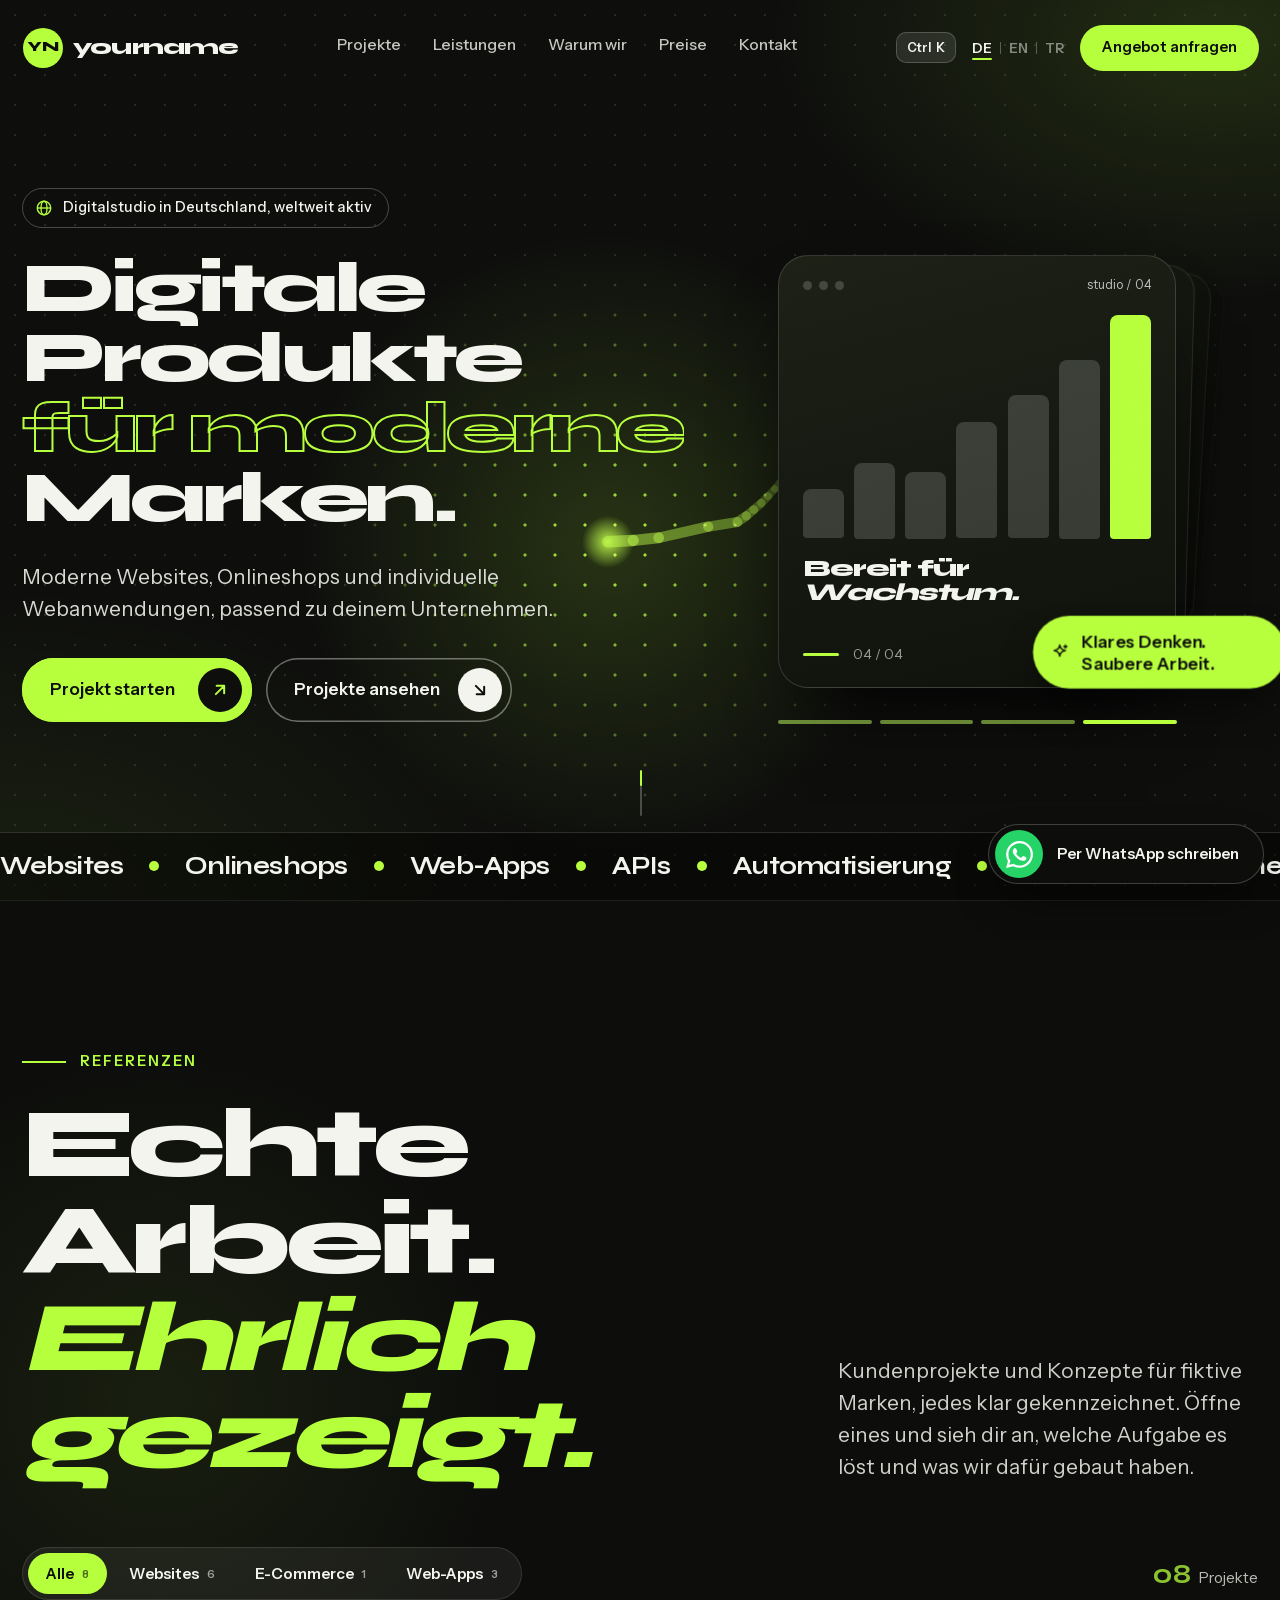
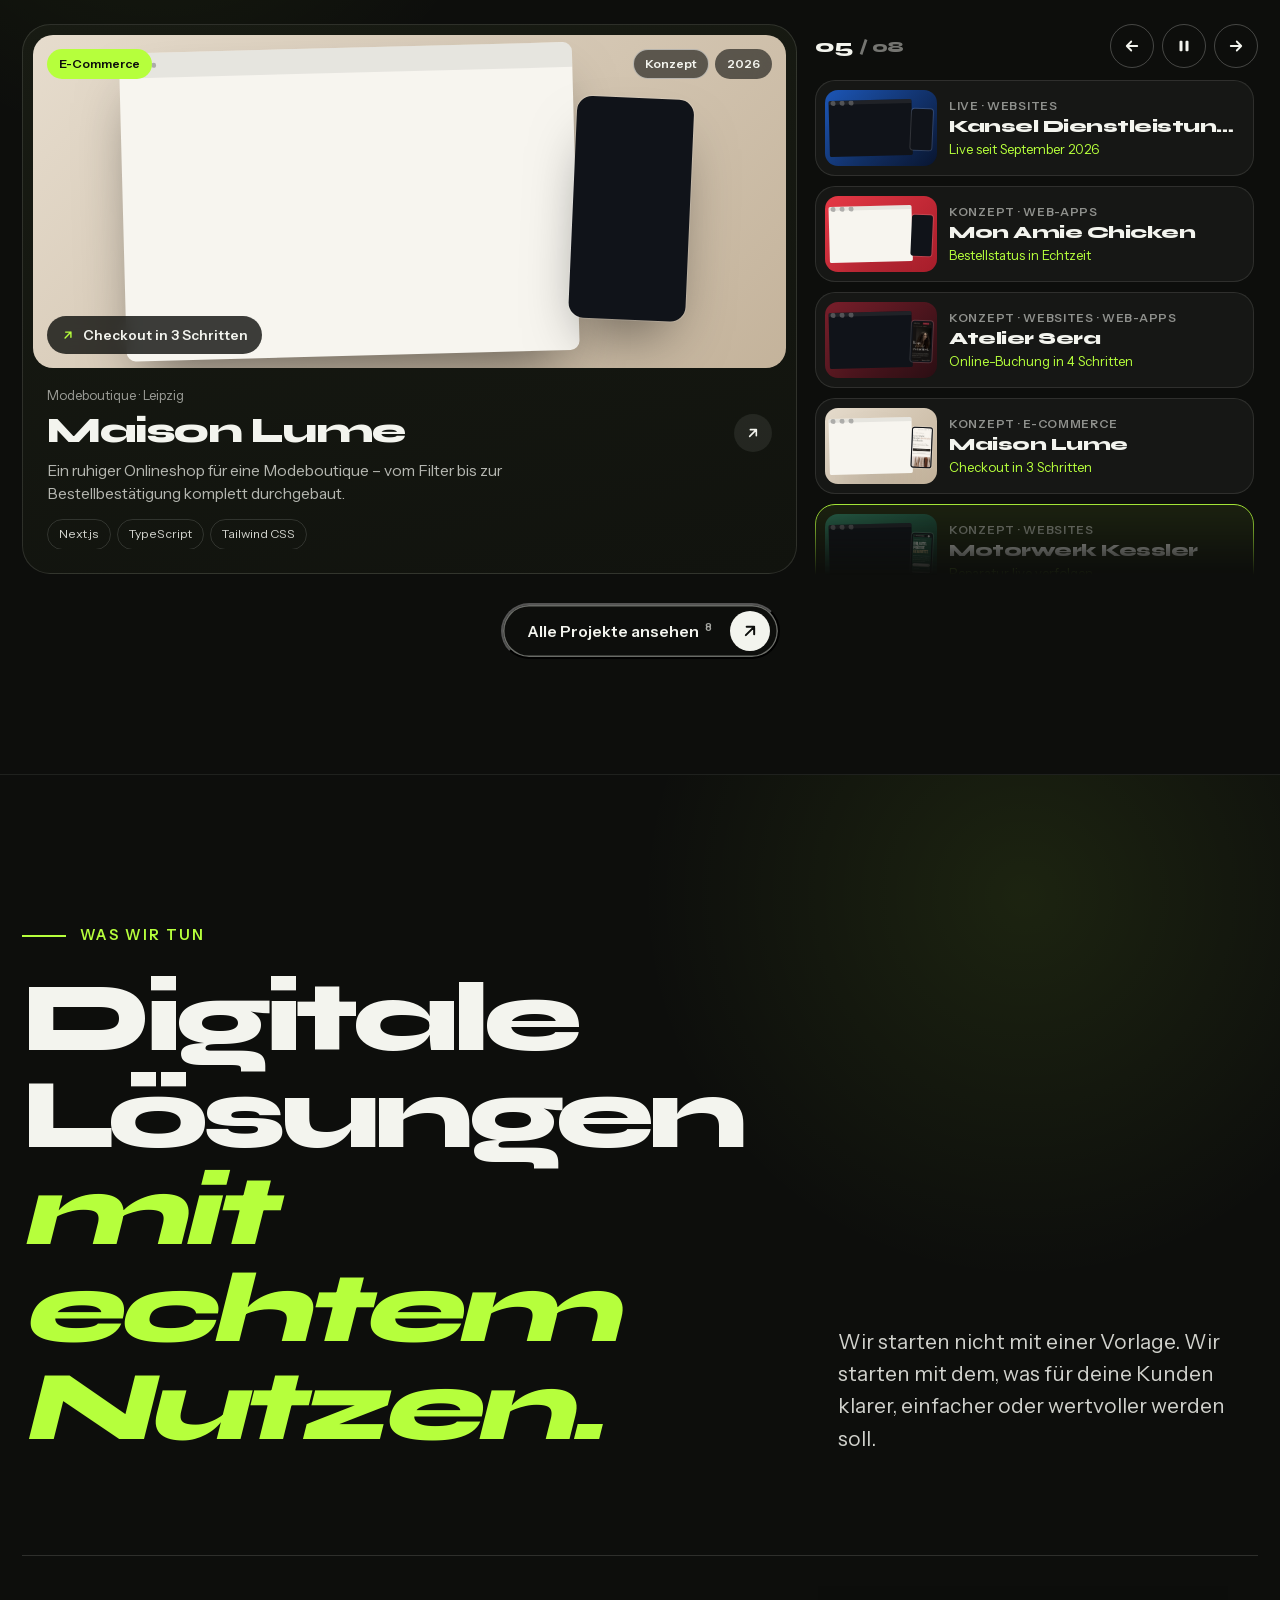
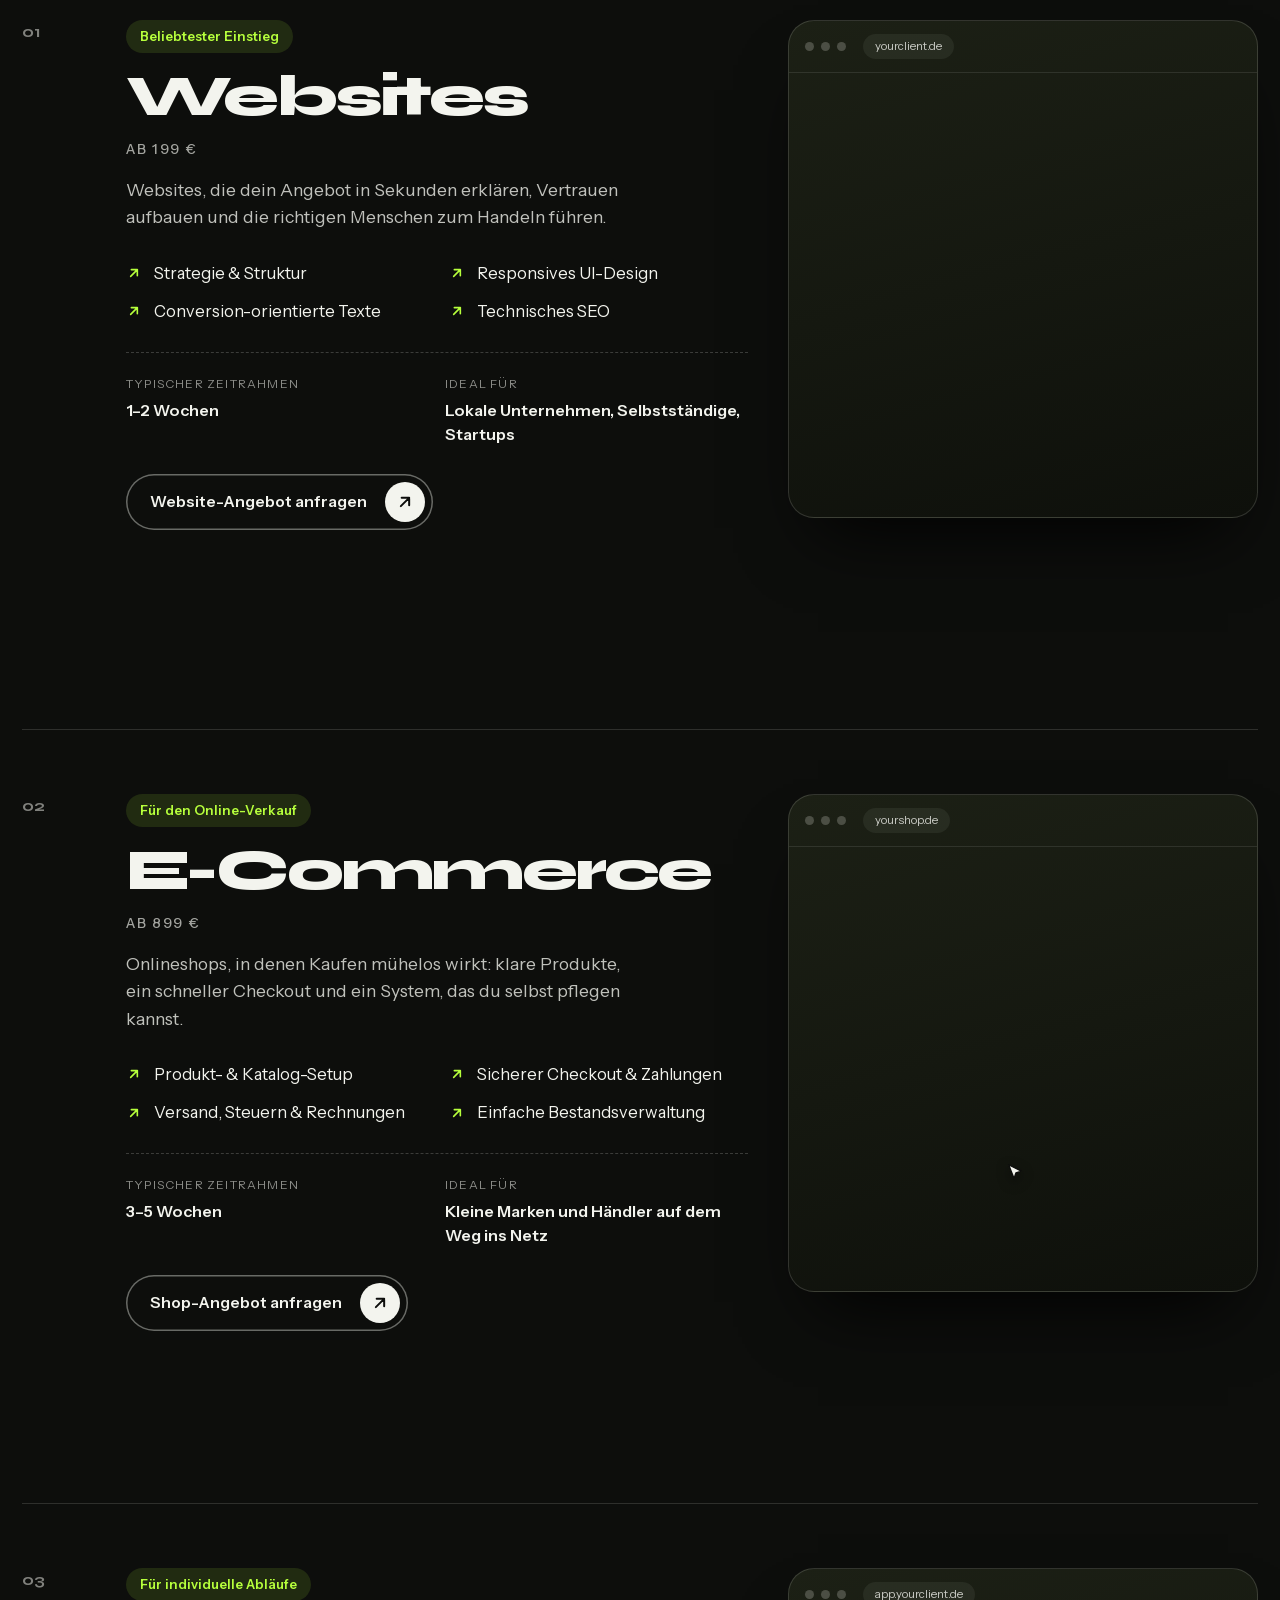
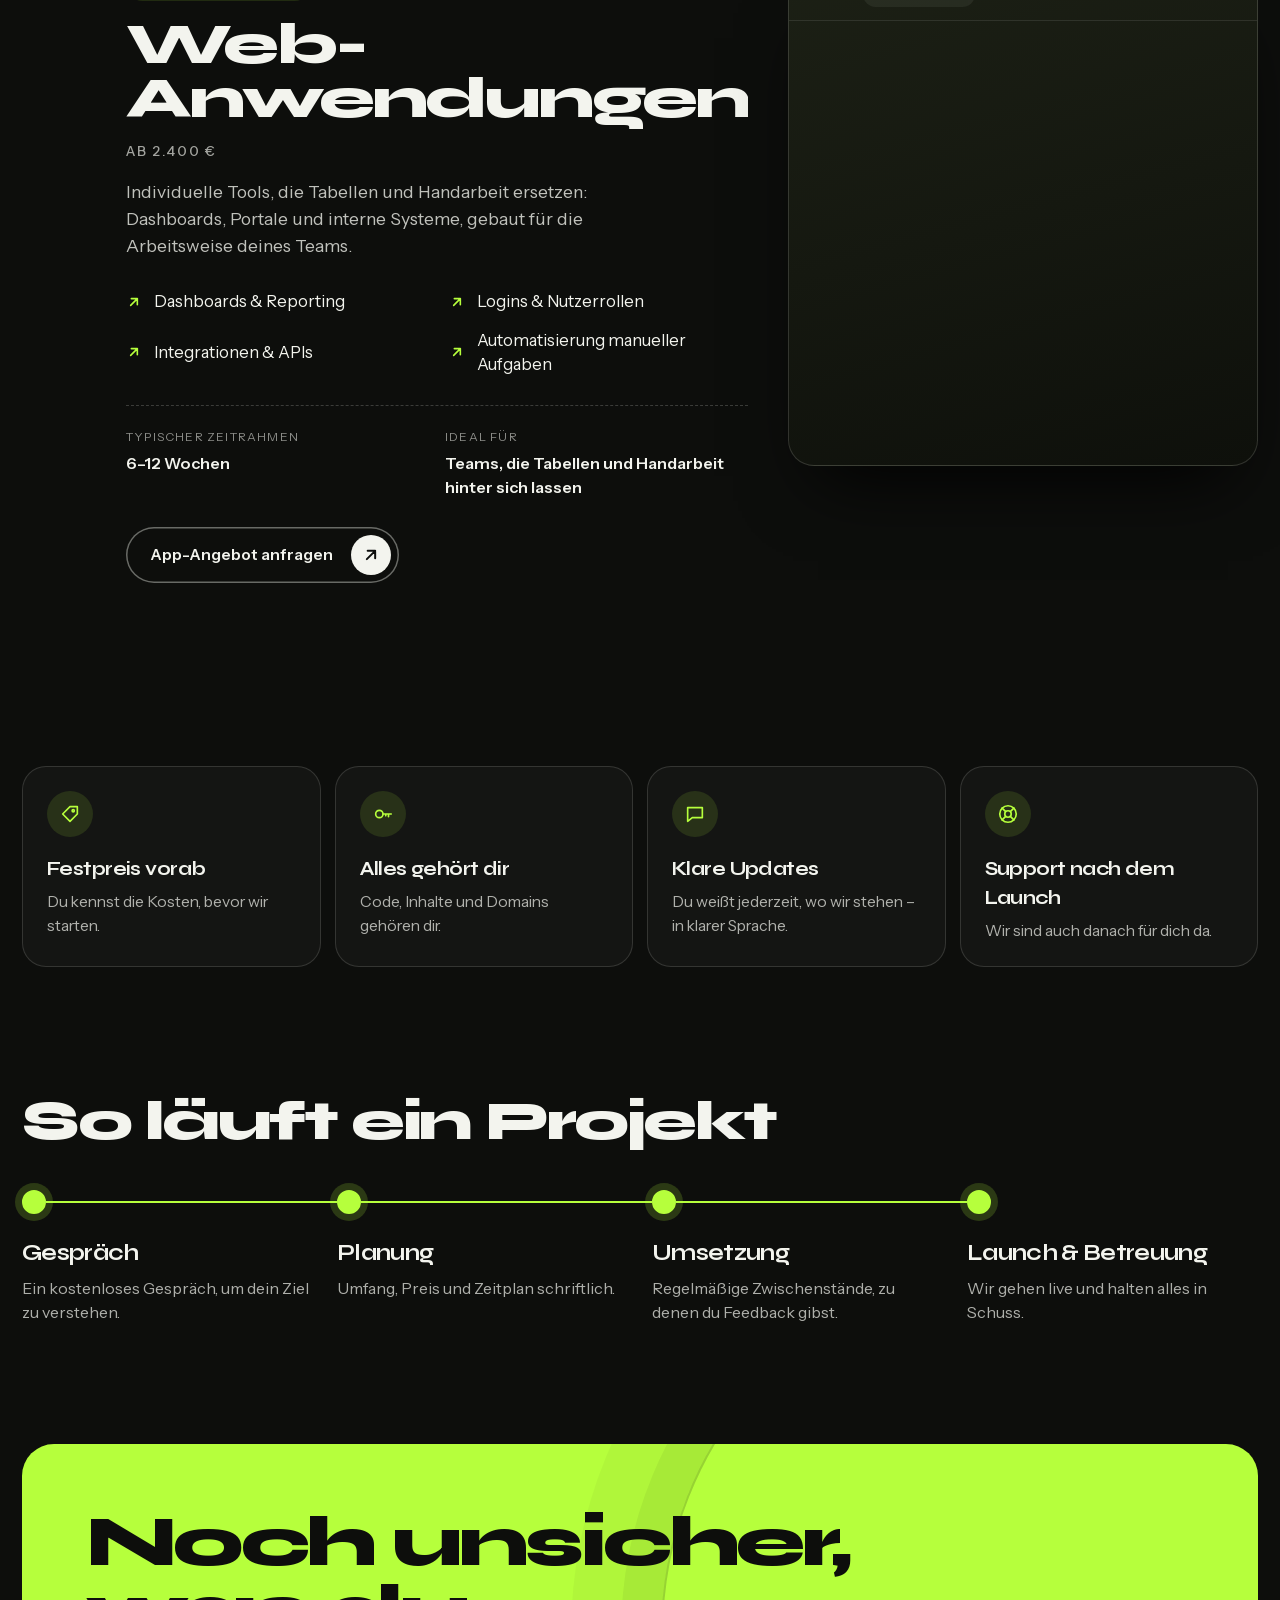
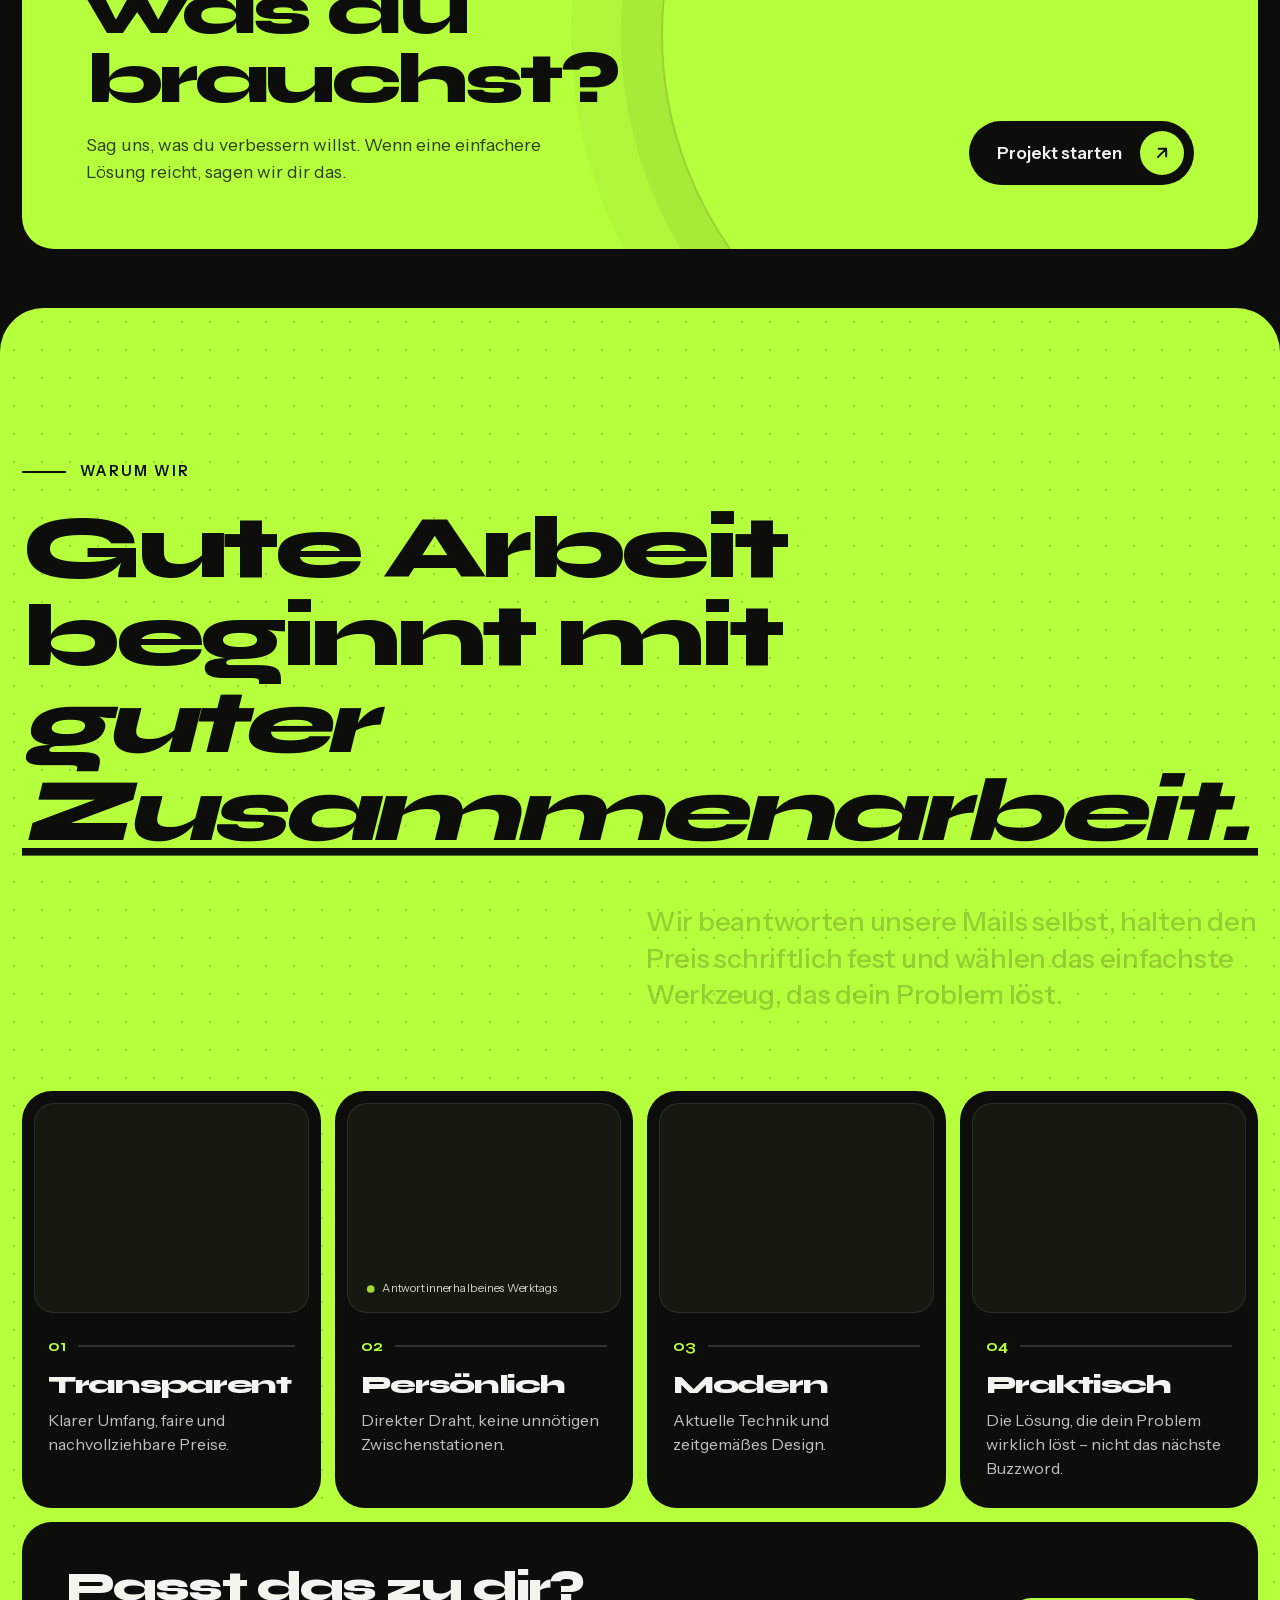
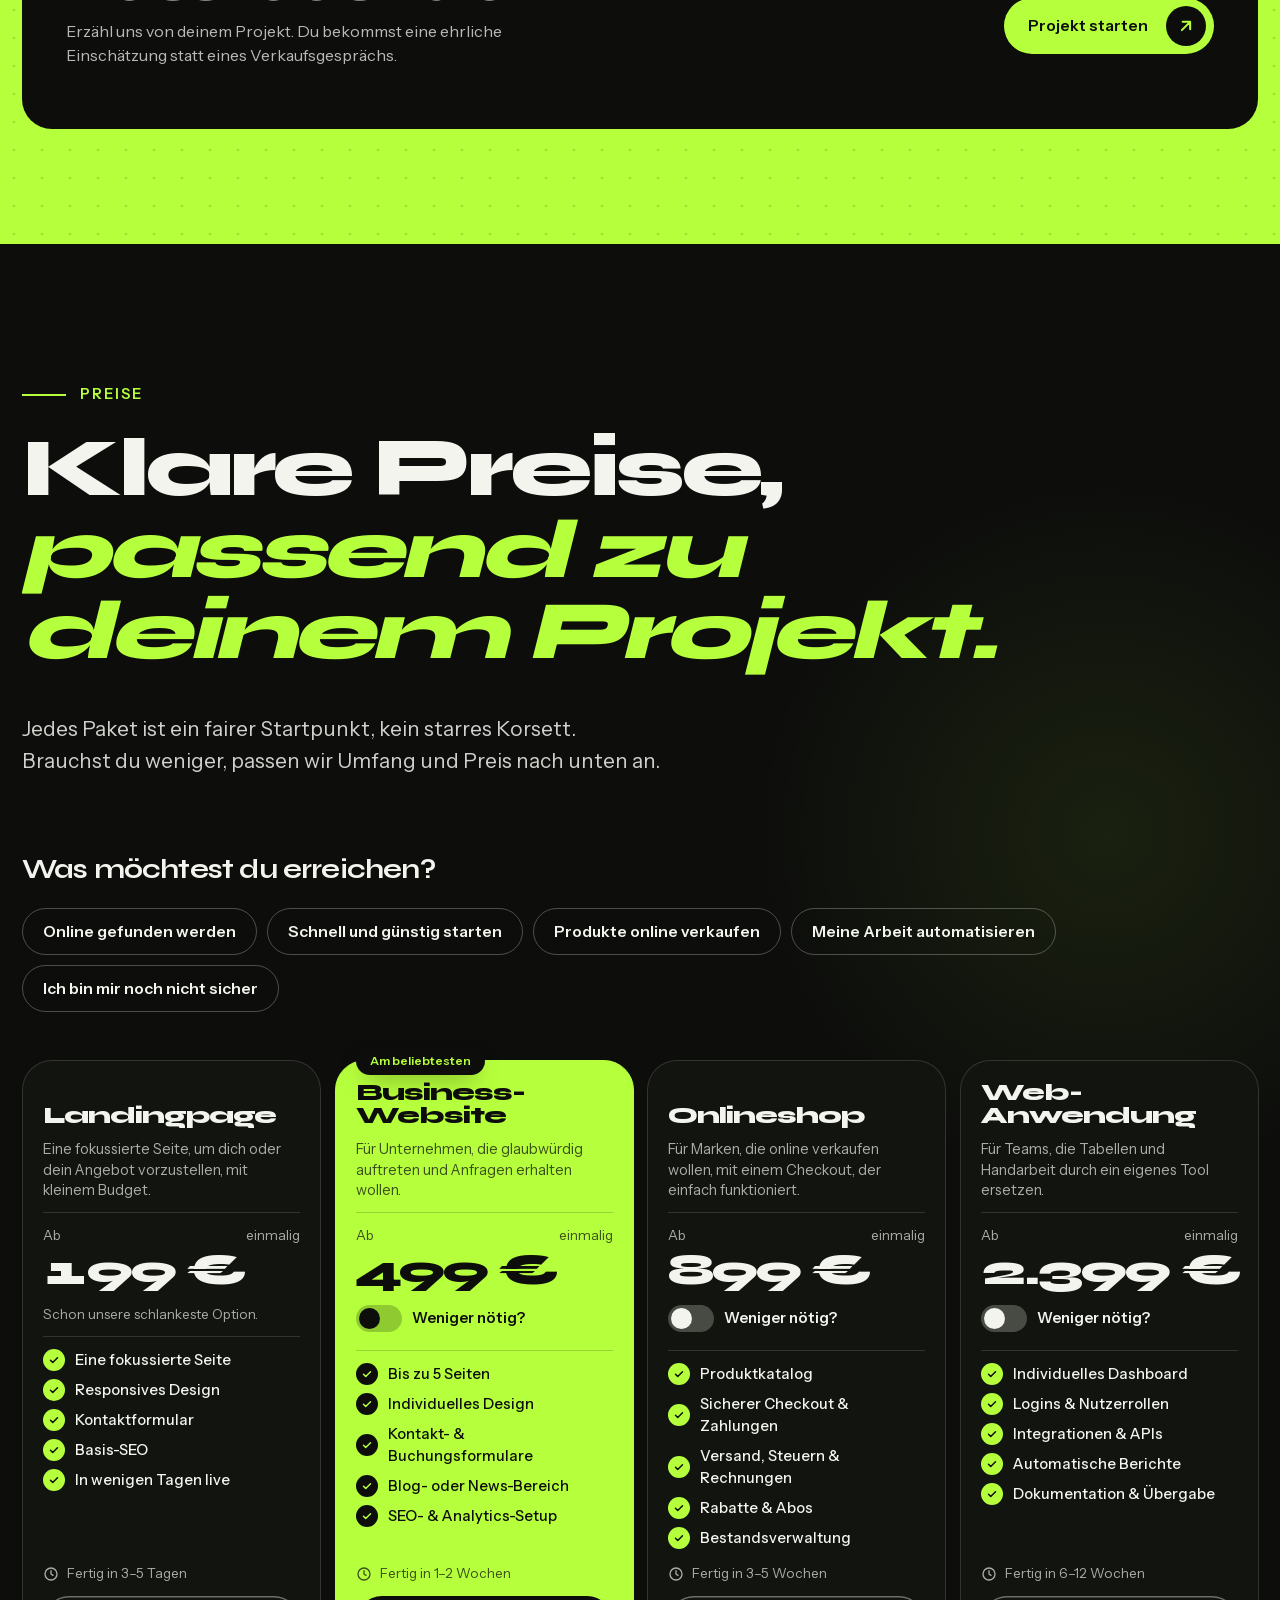
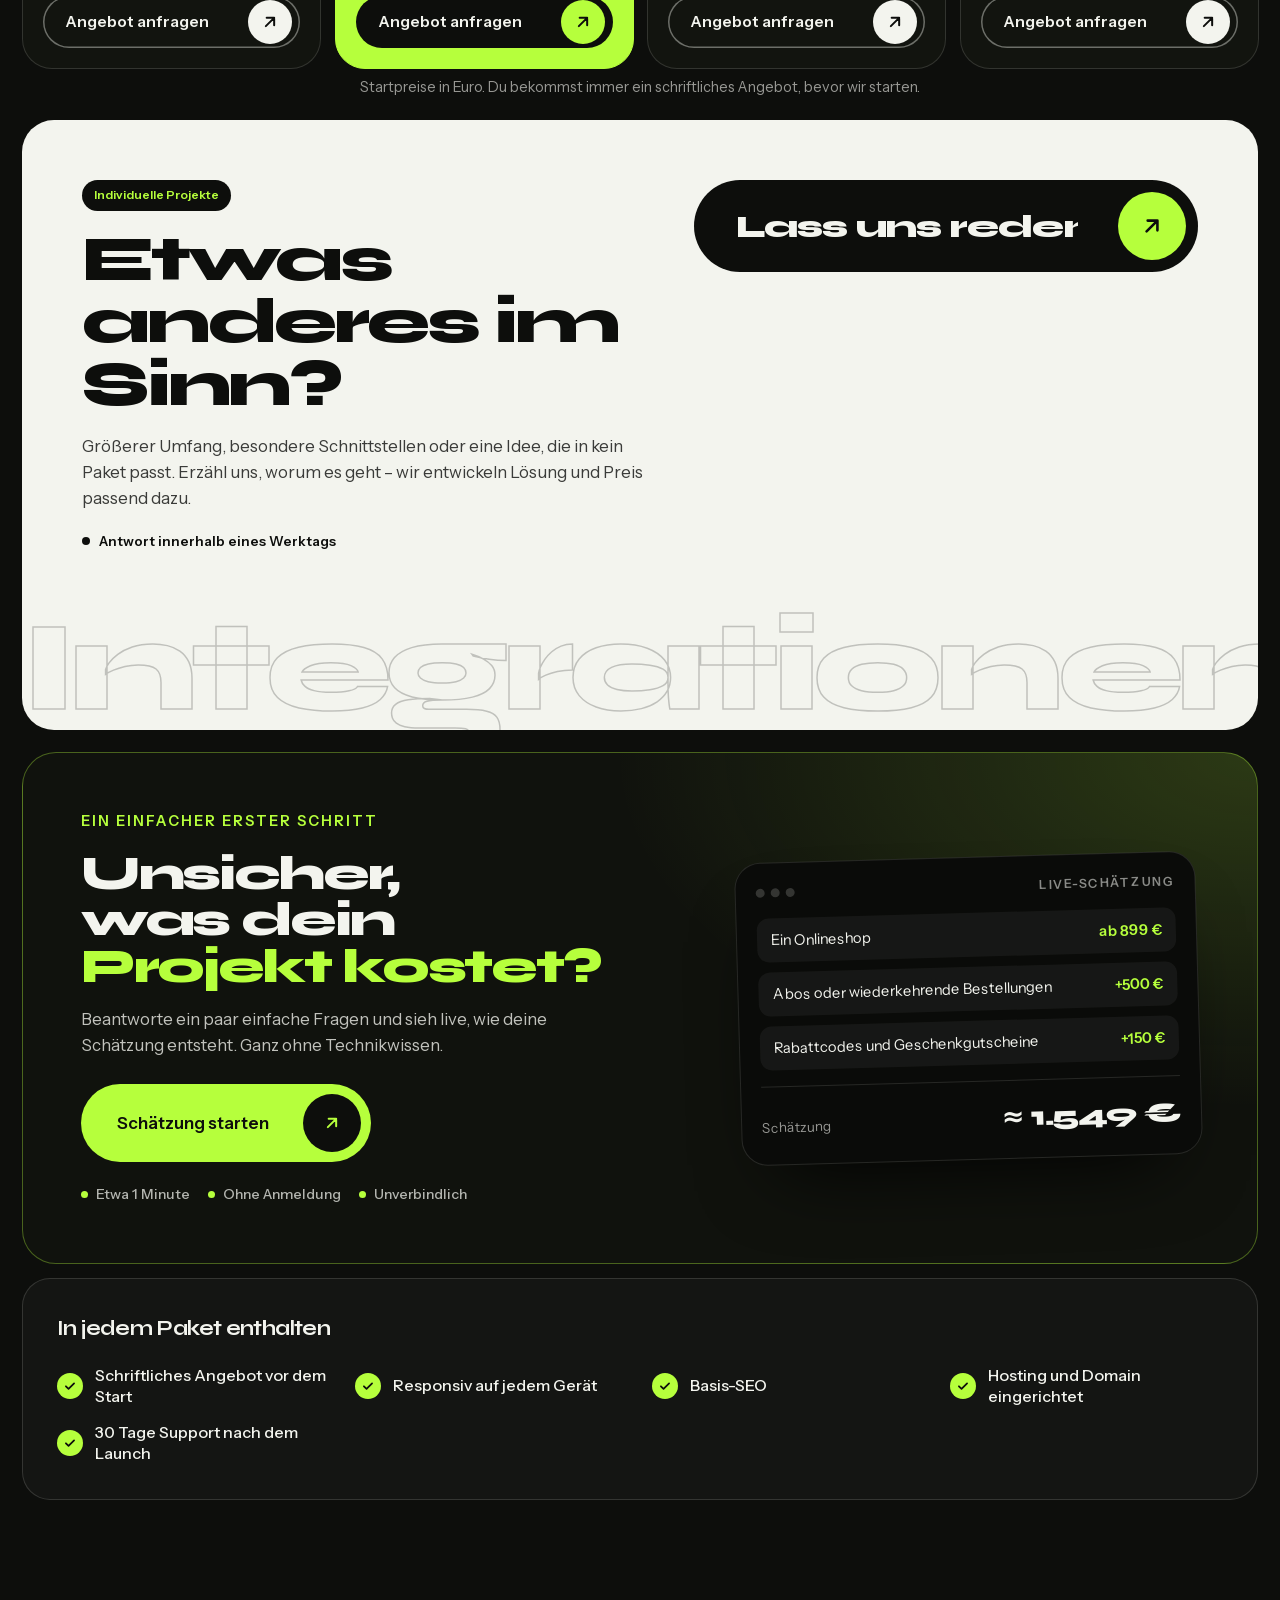
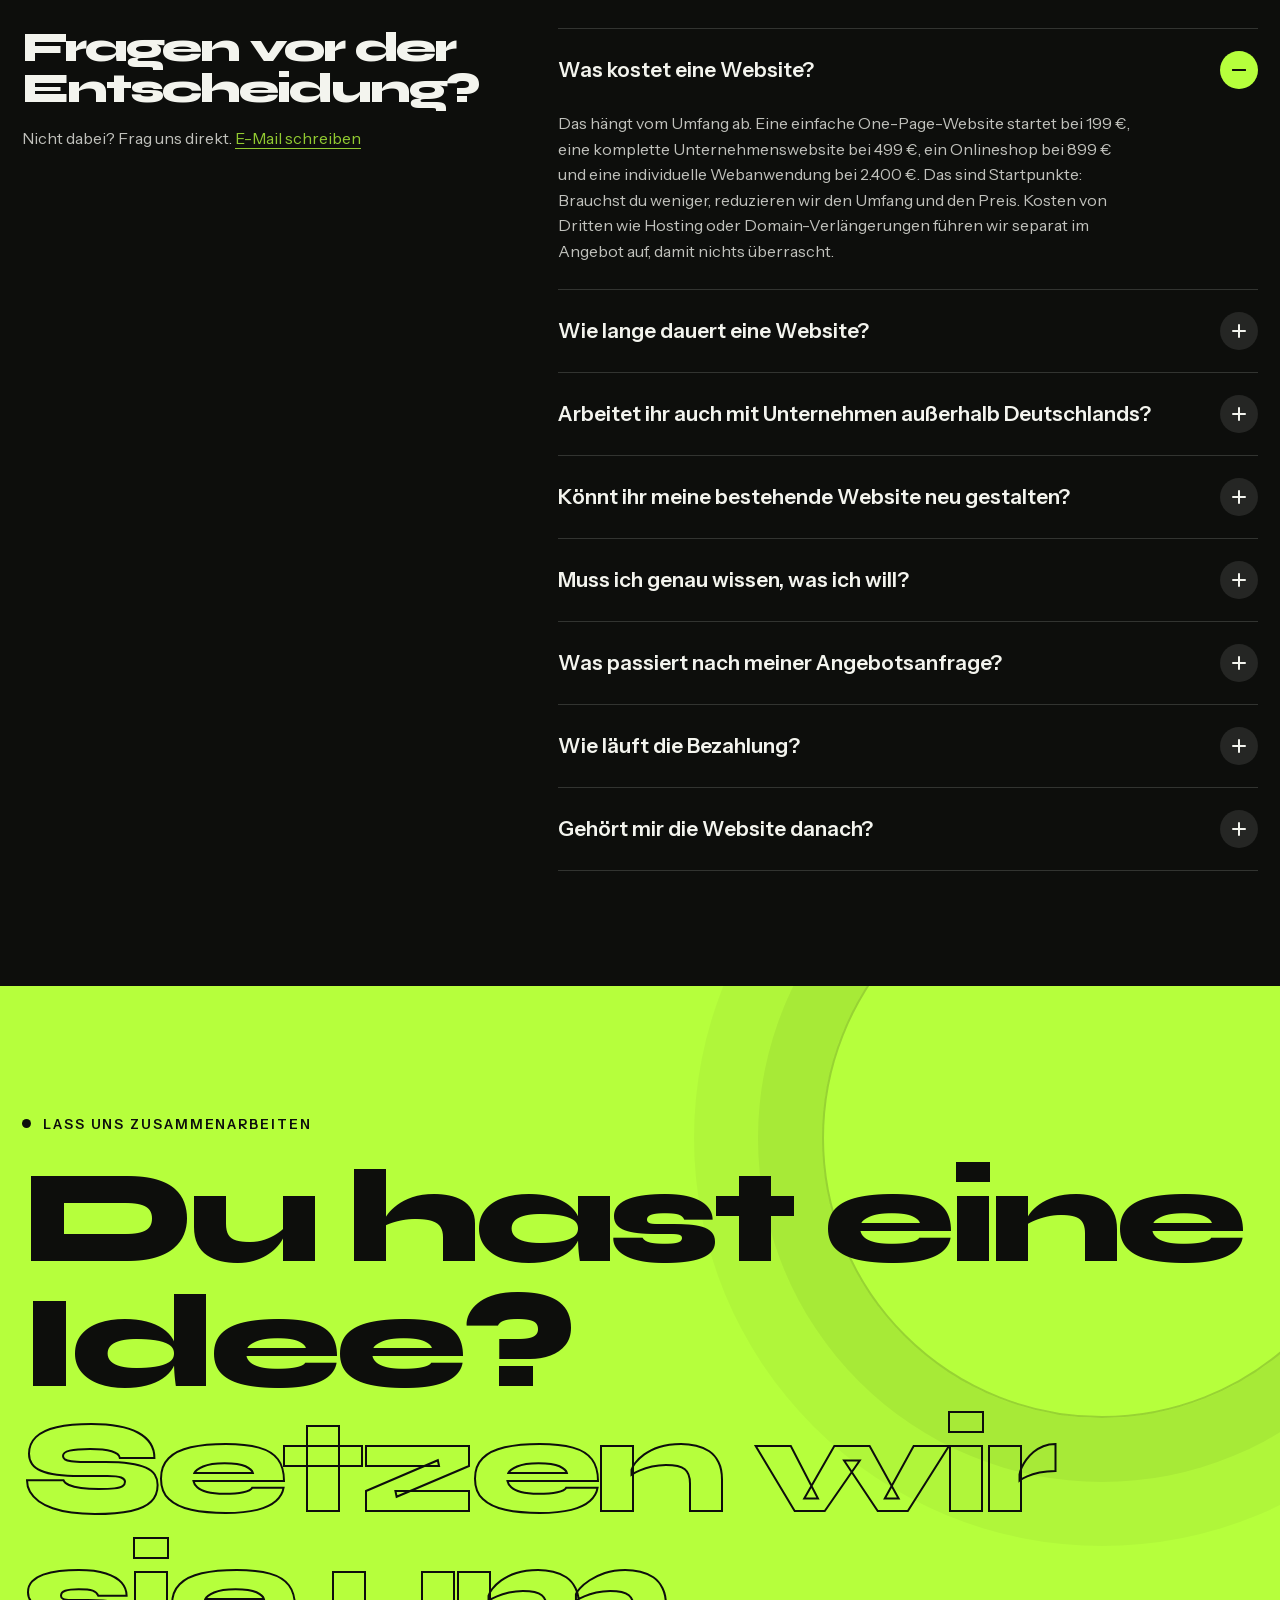
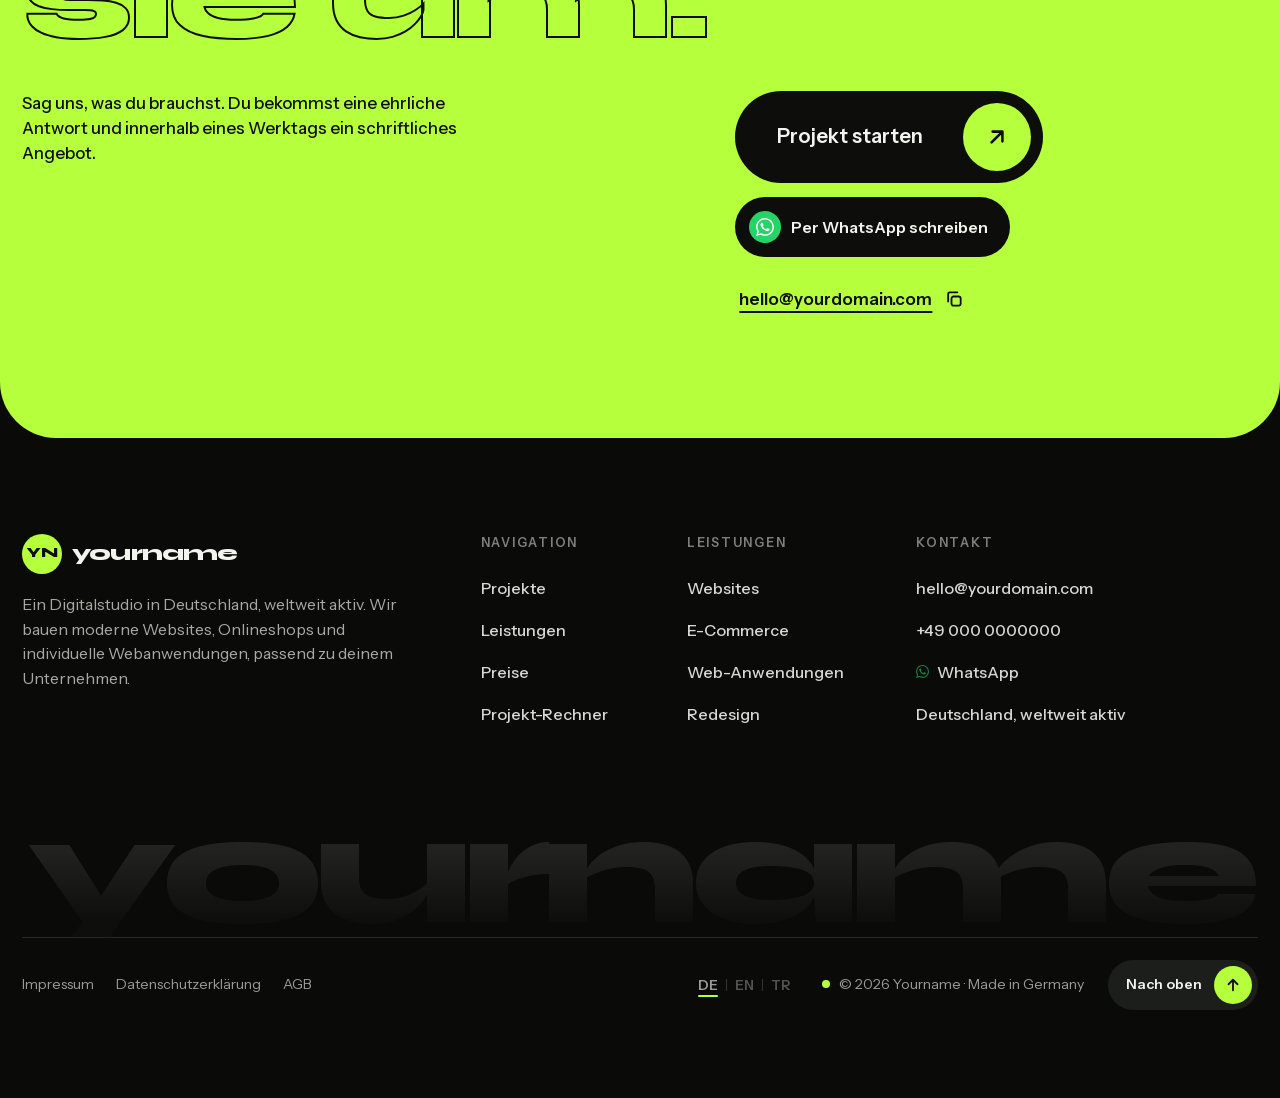
<file: index.html>
<!doctype html>
<!-- GENERATED by build.mjs from src/index.html. Do not edit. -->
<html lang="de" data-root="">
  <head>
    <meta charset="UTF-8" />
    <meta
      name="viewport"
      content="width=device-width, initial-scale=1, viewport-fit=cover"
    />
    <meta name="theme-color" content="#0D0E0C" />
    <title>Website erstellen lassen – Webdesign &amp; Onlineshops | yourname</title>
    <meta name="description" content="Website erstellen lassen: modernes Webdesign, Onlineshops und individuelle Webanwendungen vom Digitalstudio aus Deutschland. Festpreis und schriftliches Angebot." />
    <link rel="canonical" href="https://ekremilkan.github.io/portfolio/" />
    <link rel="alternate" hreflang="de" href="https://ekremilkan.github.io/portfolio/" />
    <link rel="alternate" hreflang="en" href="https://ekremilkan.github.io/portfolio/en/" />
    <link rel="alternate" hreflang="tr" href="https://ekremilkan.github.io/portfolio/tr/" />
    <link rel="alternate" hreflang="x-default" href="https://ekremilkan.github.io/portfolio/" />
    <link rel="icon" href="favicon.svg" type="image/svg+xml" />
    <meta property="og:type" content="website" />
    <meta property="og:site_name" content="Yourname" />
    <meta property="og:title" content="Website erstellen lassen – Webdesign &amp; Onlineshops | yourname" />
    <meta property="og:description" content="Website erstellen lassen: modernes Webdesign, Onlineshops und individuelle Webanwendungen vom Digitalstudio aus Deutschland. Festpreis und schriftliches Angebot." />
    <meta property="og:url" content="https://ekremilkan.github.io/portfolio/" />
    <meta property="og:image" content="https://ekremilkan.github.io/portfolio/og.png" />
    <meta property="og:image:width" content="1200" />
    <meta property="og:image:height" content="630" />
    <meta property="og:locale" content="de_DE" />
    <meta property="og:locale:alternate" content="en_US" />
    <meta property="og:locale:alternate" content="tr_TR" />
    <meta name="twitter:card" content="summary_large_image" />
    <script type="application/ld+json">
{
  "@context": "https://schema.org",
  "@graph": [
    {
      "@type": "Organization",
      "@id": "https://ekremilkan.github.io/portfolio/#org",
      "name": "Yourname",
      "url": "https://ekremilkan.github.io/portfolio/",
      "description": "Website erstellen lassen: modernes Webdesign, Onlineshops und individuelle Webanwendungen vom Digitalstudio aus Deutschland. Festpreis und schriftliches Angebot.",
      "image": "https://ekremilkan.github.io/portfolio/og.png",
      "email": "hello@yourdomain.com",
      "areaServed": {
        "@type": "Country",
        "name": "Germany"
      },
      "knowsLanguage": [
        "de",
        "en",
        "tr"
      ]
    },
    {
      "@type": "WebSite",
      "@id": "https://ekremilkan.github.io/portfolio/#website",
      "url": "https://ekremilkan.github.io/portfolio/",
      "name": "Yourname",
      "inLanguage": [
        "de",
        "en",
        "tr"
      ],
      "publisher": {
        "@id": "https://ekremilkan.github.io/portfolio/#org"
      }
    },
    {
      "@type": "WebPage",
      "@id": "https://ekremilkan.github.io/portfolio/#page",
      "url": "https://ekremilkan.github.io/portfolio/",
      "name": "Website erstellen lassen – Webdesign & Onlineshops | yourname",
      "description": "Website erstellen lassen: modernes Webdesign, Onlineshops und individuelle Webanwendungen vom Digitalstudio aus Deutschland. Festpreis und schriftliches Angebot.",
      "inLanguage": "de",
      "isPartOf": {
        "@id": "https://ekremilkan.github.io/portfolio/#website"
      },
      "about": {
        "@id": "https://ekremilkan.github.io/portfolio/#org"
      }
    },
    {
      "@type": "FAQPage",
      "@id": "https://ekremilkan.github.io/portfolio/#faq",
      "inLanguage": "de",
      "mainEntity": [
        {
          "@type": "Question",
          "name": "Was kostet eine Website?",
          "acceptedAnswer": {
            "@type": "Answer",
            "text": "Das hängt vom Umfang ab. Eine einfache One-Page-Website startet bei 199 €, eine komplette Unternehmenswebsite bei 499 €, ein Onlineshop bei 899 € und eine individuelle Webanwendung bei 2.400 €. Das sind Startpunkte: Brauchst du weniger, reduzieren wir den Umfang und den Preis. Kosten von Dritten wie Hosting oder Domain-Verlängerungen führen wir separat im Angebot auf, damit nichts überrascht."
          }
        },
        {
          "@type": "Question",
          "name": "Wie lange dauert eine Website?",
          "acceptedAnswer": {
            "@type": "Answer",
            "text": "Eine einfache Seite ist meist in 3 bis 5 Tagen online, eine komplette Unternehmenswebsite in 1 bis 2 Wochen und ein Onlineshop in 3 bis 5 Wochen. Webanwendungen dauern länger, oft 6 bis 12 Wochen. Einen konkreten Zeitplan bekommst du schriftlich, bevor wir starten."
          }
        },
        {
          "@type": "Question",
          "name": "Arbeitet ihr auch mit Unternehmen außerhalb Deutschlands?",
          "acceptedAnswer": {
            "@type": "Answer",
            "text": "Ja. Wir sitzen in Deutschland und arbeiten mit Kunden weltweit. Gespräche laufen online, wir arbeiten auf Englisch oder Deutsch und alles wird remote abgewickelt. Dein Standort spielt keine Rolle."
          }
        },
        {
          "@type": "Question",
          "name": "Könnt ihr meine bestehende Website neu gestalten?",
          "acceptedAnswer": {
            "@type": "Answer",
            "text": "Sehr gern. Wir schauen, was heute funktioniert, behalten Inhalte und Rankings, die es wert sind, und bauen den Rest schneller, klarer und mobil besser nutzbar neu auf. Schick uns den Link, und wir sagen dir ehrlich, was sich zu ändern lohnt."
          }
        },
        {
          "@type": "Question",
          "name": "Muss ich genau wissen, was ich will?",
          "acceptedAnswer": {
            "@type": "Answer",
            "text": "Nein. Die meisten Kunden starten mit einem Problem statt mit einem Plan, etwa „Ich brauche mehr Anfragen“ oder „Mein Shop ist umständlich“. Im ersten Gespräch klären wir, was du brauchst, was warten kann und was es kosten soll. Reicht eine einfachere Lösung, sagen wir das."
          }
        },
        {
          "@type": "Question",
          "name": "Was passiert nach meiner Angebotsanfrage?",
          "acceptedAnswer": {
            "@type": "Answer",
            "text": "Wir antworten innerhalb eines Werktags. Meist folgt ein kurzes Gespräch, um dein Ziel zu verstehen, danach bekommst du ein schriftliches Angebot mit Umfang, Preis und Zeitplan. Es besteht keine Verpflichtung, du entscheidest, ob es weitergeht."
          }
        },
        {
          "@type": "Question",
          "name": "Wie läuft die Bezahlung?",
          "acceptedAnswer": {
            "@type": "Answer",
            "text": "Meist die Hälfte zum Start und die Hälfte beim Launch. Bei größeren Projekten teilen wir die Zahlungen in Meilensteine auf. Alles steht in deinem Angebot."
          }
        },
        {
          "@type": "Question",
          "name": "Gehört mir die Website danach?",
          "acceptedAnswer": {
            "@type": "Answer",
            "text": "Ja. Code, Inhalte und Domain gehören dir. Du bist nie gebunden."
          }
        }
      ]
    }
  ]
}
    </script>
    <script>
      /* one page per language: js/app.js reads the language of this page */
      window.I18N = {
        langs: ["de", "en", "tr"],
        lang: document.documentElement.lang,
      };
    </script>
    <link
      rel="preload"
      href="fonts/instrument-sans-latin.woff2"
      as="font"
      type="font/woff2"
      crossorigin
    />
    <link
      rel="preload"
      href="fonts/syne-latin.woff2"
      as="font"
      type="font/woff2"
      crossorigin
    />
    <link rel="stylesheet" href="css/style.css" />
  </head>
  <body>
    <a class="skip" href="#top" data-i18n="skip">Zum Inhalt springen</a>
    <noscript
      ><p class="nojs" data-i18n="nojs">Projekte, Preise und der Projekt-Rechner auf dieser Seite brauchen JavaScript. Bitte aktiviere es in deinem Browser.</p></noscript
    >
    <div class="pre" id="pre" aria-hidden="true">
      <div class="pre-num" id="preNum">0</div>
      <div class="pre-bar"><i></i></div>
      <div class="pre-row">
        <span>yourname</span><span>Digital studio</span>
      </div>
    </div>
    <script>
      try {
        if (sessionStorage.getItem("pre")) {
          document.getElementById("pre").remove();
        } else {
          document.documentElement.classList.add("pre-on");
        }
      } catch (e) {}
    </script>

    <header class="nav-wrap" id="navWrap">
      <nav class="nav" aria-label="Hauptnavigation" data-i18n-al="al_main">
        <div class="brand">
          <a href="#top" class="logo" aria-label="Startseite" data-i18n-al="al_home">
            <span class="logo-mark">YN</span
            ><span class="logo-text">yourname</span>
          </a>
        </div>

        <ul class="links" id="links">
          <li>
            <a href="#work"
              ><span class="roll" data-t="Projekte"
                ><span data-i18n="work">Projekte</span></span
              ></a
            >
          </li>
          <li>
            <a href="#services"
              ><span class="roll" data-t="Leistungen"
                ><span data-i18n="services">Leistungen</span></span
              ></a
            >
          </li>
          <li>
            <a href="#why"
              ><span class="roll" data-t="Warum wir"
                ><span data-i18n="why">Warum wir</span></span
              ></a
            >
          </li>
          <li>
            <a href="#pricing"
              ><span class="roll" data-t="Preise"
                ><span data-i18n="pricing">Preise</span></span
              ></a
            >
          </li>
          <li>
            <a href="#contact"
              ><span class="roll" data-t="Kontakt"
                ><span data-i18n="contact">Kontakt</span></span
              ></a
            >
          </li>
        </ul>

        <div class="right">
          <button
            class="kbd"
            id="kbd"
            type="button"
            aria-label="Befehlsmenü öffnen"
            data-i18n-al="al_kbd"
          >
            <span id="kbdKey">Ctrl</span>K
          </button>
          <!-- Language switch (DE / EN / TR): each button opens the page of that language. -->
          <div
            class="lang"
            role="group"
            aria-label="Sprache"
            data-i18n-al="lang_g"
          >
            <button
              type="button"
              data-set="de"
              lang="de"
              aria-label="Deutsch"
              aria-pressed="true"
            >
              DE</button
            ><i></i
            ><button
              type="button"
              data-set="en"
              lang="en"
              aria-label="English"
              aria-pressed="false"
            >
              EN</button
            ><i></i
            ><button
              type="button"
              data-set="tr"
              lang="tr"
              aria-label="Türkçe"
              aria-pressed="false"
            >
              TR
            </button>
          </div>
          <a class="cta cta-bar" href="#pricing" data-magnet>
            <span class="fill"></span
            ><span class="roll" data-t="Angebot anfragen"
              ><span data-i18n="cta" data-i18n-m="cta_m"
                >Angebot anfragen</span
              ></span
            >
          </a>
          <!-- Phones: language + menu share one capsule (utilities), the CTA stands alone -->
          <div class="ctl">
            <!-- current language, opens a small picker -->
            <div class="lang-m">
              <button
                class="lang-mb"
                id="langMB"
                type="button"
                aria-expanded="false"
                aria-controls="langPop"
                aria-label="Language: English"
              >
                <span id="langMT">EN</span>
              </button>
              <div
                class="lang-pop"
                id="langPop"
                role="group"
                aria-label="Sprache"
                data-i18n-al="lang_g"
                hidden
              >
                <button
                  type="button"
                  data-set="de"
                  lang="de"
                  aria-pressed="true"
                >
                  Deutsch</button
                ><button
                  type="button"
                  data-set="en"
                  lang="en"
                  aria-pressed="false"
                >
                  English</button
                ><button
                  type="button"
                  data-set="tr"
                  lang="tr"
                  aria-pressed="false"
                >
                  Türkçe
                </button>
              </div>
            </div>
            <button
              class="burger"
              id="burger"
              aria-label="Menü"
              data-i18n-al="al_menu"
              aria-expanded="false"
              aria-controls="menu"
            >
              <span></span><span></span>
            </button>
          </div>
        </div>
      </nav>

      <div class="menu" id="menu" inert>
        <nav aria-label="Mobil" data-i18n-al="al_mobile">
          <ul>
            <li>
              <a href="#work"
                ><span class="mask"
                  ><span style="--i: 0" data-i18n="work">Projekte</span></span
                ></a
              >
            </li>
            <li>
              <a href="#services"
                ><span class="mask"
                  ><span style="--i: 1" data-i18n="services"
                    >Leistungen</span
                  ></span
                ></a
              >
            </li>
            <li>
              <a href="#why"
                ><span class="mask"
                  ><span style="--i: 2" data-i18n="why">Warum wir</span></span
                ></a
              >
            </li>
            <li>
              <a href="#pricing"
                ><span class="mask"
                  ><span style="--i: 3" data-i18n="pricing">Preise</span></span
                ></a
              >
            </li>
            <li>
              <a href="#contact"
                ><span class="mask"
                  ><span style="--i: 4" data-i18n="contact">Kontakt</span></span
                ></a
              >
            </li>
          </ul>
        </nav>
        <div class="menu-foot">
          <a class="cta" href="#pricing"
            ><span class="fill"></span
            ><span class="roll" data-t="Angebot anfragen"
              ><span data-i18n="cta">Angebot anfragen</span></span
            ></a
          >
          <a
            class="menu-wa"
            id="menuWa"
            href="https://wa.me/"
            target="_blank"
            rel="noopener noreferrer"
            ><svg viewBox="0 0 24 24" fill="currentColor" aria-hidden="true">
              <path
                d="M17.472 14.382c-.297-.149-1.758-.867-2.03-.967-.273-.099-.471-.148-.67.15-.197.297-.767.966-.94 1.164-.173.199-.347.223-.644.075-.297-.15-1.255-.463-2.39-1.475-.883-.788-1.48-1.761-1.653-2.059-.173-.297-.018-.458.13-.606.134-.133.298-.347.446-.52.149-.174.198-.298.298-.497.099-.198.05-.371-.025-.52-.075-.149-.669-1.612-.916-2.207-.242-.579-.487-.5-.669-.51-.173-.008-.371-.01-.57-.01-.198 0-.52.074-.792.372-.272.297-1.04 1.016-1.04 2.479 0 1.462 1.065 2.875 1.213 3.074.149.198 2.096 3.2 5.077 4.487.709.306 1.262.489 1.694.625.712.227 1.36.195 1.871.118.571-.085 1.758-.719 2.006-1.413.248-.694.248-1.289.173-1.413-.074-.124-.272-.198-.57-.347m-5.421 7.403h-.004a9.87 9.87 0 01-5.031-1.378l-.361-.214-3.741.982.998-3.648-.235-.374a9.86 9.86 0 01-1.51-5.26c.001-5.45 4.436-9.884 9.888-9.884 2.64 0 5.122 1.03 6.988 2.898a9.825 9.825 0 012.893 6.994c-.003 5.45-4.437 9.884-9.885 9.884m8.413-18.297A11.815 11.815 0 0012.05 0C5.495 0 .16 5.335.157 11.892c0 2.096.547 4.142 1.588 5.945L.057 24l6.305-1.654a11.882 11.882 0 005.683 1.448h.005c6.554 0 11.89-5.335 11.893-11.893a11.821 11.821 0 00-3.48-8.413z"
              /></svg
            ><span id="menuWaT"></span
          ></a>
          <!-- Language switch (DE / EN / TR): each button opens the page of that language. -->
          <div
            class="lang"
            role="group"
            aria-label="Sprache"
            data-i18n-al="lang_g"
          >
            <button
              type="button"
              data-set="de"
              lang="de"
              aria-label="Deutsch"
              aria-pressed="true"
            >
              DE</button
            ><i></i
            ><button
              type="button"
              data-set="en"
              lang="en"
              aria-label="English"
              aria-pressed="false"
            >
              EN</button
            ><i></i
            ><button
              type="button"
              data-set="tr"
              lang="tr"
              aria-label="Türkçe"
              aria-pressed="false"
            >
              TR
            </button>
          </div>
        </div>
      </div>
    </header>

    <a
      class="wa"
      id="wa"
      href="https://wa.me/"
      target="_blank"
      rel="noopener noreferrer"
      ><span class="wa-ic"
        ><svg viewBox="0 0 24 24" fill="currentColor" aria-hidden="true">
          <path
            d="M17.472 14.382c-.297-.149-1.758-.867-2.03-.967-.273-.099-.471-.148-.67.15-.197.297-.767.966-.94 1.164-.173.199-.347.223-.644.075-.297-.15-1.255-.463-2.39-1.475-.883-.788-1.48-1.761-1.653-2.059-.173-.297-.018-.458.13-.606.134-.133.298-.347.446-.52.149-.174.198-.298.298-.497.099-.198.05-.371-.025-.52-.075-.149-.669-1.612-.916-2.207-.242-.579-.487-.5-.669-.51-.173-.008-.371-.01-.57-.01-.198 0-.52.074-.792.372-.272.297-1.04 1.016-1.04 2.479 0 1.462 1.065 2.875 1.213 3.074.149.198 2.096 3.2 5.077 4.487.709.306 1.262.489 1.694.625.712.227 1.36.195 1.871.118.571-.085 1.758-.719 2.006-1.413.248-.694.248-1.289.173-1.413-.074-.124-.272-.198-.57-.347m-5.421 7.403h-.004a9.87 9.87 0 01-5.031-1.378l-.361-.214-3.741.982.998-3.648-.235-.374a9.86 9.86 0 01-1.51-5.26c.001-5.45 4.436-9.884 9.888-9.884 2.64 0 5.122 1.03 6.988 2.898a9.825 9.825 0 012.893 6.994c-.003 5.45-4.437 9.884-9.885 9.884m8.413-18.297A11.815 11.815 0 0012.05 0C5.495 0 .16 5.335.157 11.892c0 2.096.547 4.142 1.588 5.945L.057 24l6.305-1.654a11.882 11.882 0 005.683 1.448h.005c6.554 0 11.89-5.335 11.893-11.893a11.821 11.821 0 00-3.48-8.413z"
          /></svg></span
      ><span class="wa-t" id="waT"></span
    ></a>

    <div class="cmd" id="cmd" aria-hidden="true" inert>
      <div
        class="cmd-box"
        role="dialog"
        aria-modal="true"
        aria-label="Befehlsmenü"
        data-i18n-al="al_cmd"
      >
        <input
          id="cmdIn"
          type="text"
          autocomplete="off"
          spellcheck="false"
          role="combobox"
          aria-expanded="true"
          aria-controls="cmdList"
        />
        <ul class="cmd-list" id="cmdList" role="listbox"></ul>
      </div>
    </div>

    <div
      class="cs"
      id="cs"
      role="dialog"
      aria-modal="true"
      aria-hidden="true"
      inert
    >
      <div class="cs-bar">
        <button
          class="cs-x"
          id="csX"
          type="button"
          aria-label="Schließen"
          data-i18n-al="al_close"
        >
          <svg
            viewBox="0 0 24 24"
            width="22"
            height="22"
            fill="none"
            stroke="currentColor"
            stroke-width="2.4"
            stroke-linecap="round"
          >
            <path d="M6 6l12 12M18 6L6 18" />
          </svg>
        </button>
        <div class="cs-nav">
          <button
            id="csPrev"
            type="button"
            aria-label="Zurück"
            data-i18n-al="al_prev"
          >
            <svg
              viewBox="0 0 24 24"
              width="18"
              height="18"
              fill="none"
              stroke="currentColor"
              stroke-width="2.4"
              stroke-linecap="round"
              stroke-linejoin="round"
            >
              <path d="M15 5l-7 7 7 7" />
            </svg>
          </button>
          <span id="csIdx">01 / 08</span>
          <button
            id="csNext"
            type="button"
            aria-label="Weiter"
            data-i18n-al="al_next"
          >
            <svg
              viewBox="0 0 24 24"
              width="18"
              height="18"
              fill="none"
              stroke="currentColor"
              stroke-width="2.4"
              stroke-linecap="round"
              stroke-linejoin="round"
            >
              <path d="M9 5l7 7-7 7" />
            </svg>
          </button>
        </div>
      </div>
      <div class="cs-scroll" id="csScroll">
        <div class="cs-cover" id="csCover"></div>
        <div class="cs-wrap" id="csBody"></div>
      </div>
    </div>

    <main id="top">
      <section class="hero" id="hero">
        <div class="hero-bg" aria-hidden="true"></div>
        <canvas class="trail" id="trail" aria-hidden="true"></canvas>
        <div class="hero-grid wrap">
          <div class="hero-copy">
            <p class="eb">
              <svg
                viewBox="0 0 24 24"
                width="18"
                height="18"
                fill="none"
                stroke="currentColor"
                stroke-width="1.8"
              >
                <circle cx="12" cy="12" r="9" />
                <ellipse class="mer" cx="12" cy="12" rx="4" ry="9" />
                <path d="M3 12h18" />
              </svg>
              <span data-i18n="eb"
                >Digitalstudio in Deutschland, weltweit aktiv</span
              >
            </p>
            <h1>
              <span class="ln"
                ><span class="ln-in" style="--i: 0" data-i18n="l1"
                  >Digitale</span
                ></span
              >
              <span class="ln"
                ><span class="ln-in" style="--i: 1" data-i18n="l2"
                  >Produkte</span
                ></span
              >
              <span class="ln"
                ><span class="ln-in ln-o" style="--i: 2" data-i18n="l3"
                  >für moderne</span
                ></span
              >
              <span class="ln"
                ><span class="ln-in" style="--i: 3"
                  ><span class="rot" id="rot"><span class="on">Firmen.</span></span></span
              ></span>
            </h1>
            <p class="sub" data-i18n="sub">Moderne Websites, Onlineshops und individuelle Webanwendungen, passend zu deinem Unternehmen.</p>
            <div class="btns">
              <span class="pw">
                <a class="cta btn btn-p" href="#pricing" data-magnet>
                  <span class="fill"></span>
                  <span class="roll" data-t="Projekt starten"
                    ><span data-i18n="b1">Projekt starten</span></span
                  >
                  <span class="ico">
                    <svg
                      viewBox="0 0 24 24"
                      fill="none"
                      stroke="currentColor"
                      stroke-width="2.4"
                      stroke-linecap="round"
                      stroke-linejoin="round"
                    >
                      <path d="M7 17 17 7M8 7h9v9" />
                    </svg>
                    <svg
                      viewBox="0 0 24 24"
                      fill="none"
                      stroke="currentColor"
                      stroke-width="2.4"
                      stroke-linecap="round"
                      stroke-linejoin="round"
                    >
                      <path d="M7 17 17 7M8 7h9v9" />
                    </svg>
                  </span>
                </a>
              </span>
              <a class="cta btn btn-g" href="#work" data-magnet>
                <span class="fill"></span>
                <span class="roll" data-t="Projekte ansehen"
                  ><span data-i18n="b2">Projekte ansehen</span></span
                >
                <span class="ico">
                  <svg
                    viewBox="0 0 24 24"
                    fill="none"
                    stroke="currentColor"
                    stroke-width="2.4"
                    stroke-linecap="round"
                    stroke-linejoin="round"
                  >
                    <path d="M7 7l10 10M17 8v9H8" />
                  </svg>
                  <svg
                    viewBox="0 0 24 24"
                    fill="none"
                    stroke="currentColor"
                    stroke-width="2.4"
                    stroke-linecap="round"
                    stroke-linejoin="round"
                  >
                    <path d="M7 7l10 10M17 8v9H8" />
                  </svg>
                </span>
              </a>
            </div>
          </div>

          <div
            class="stage"
            id="stage"
            role="group"
            aria-roledescription="carousel"
            aria-label="Studio-Highlights"
            data-i18n-al="al_hero"
          >
            <div class="float">
              <div class="tilt" id="tilt">
                <div class="deck" id="deck">
                  <article class="card">
                    <header class="card-top">
                      <i></i><i></i><i></i><span>studio / 01</span>
                    </header>
                    <div class="viz" id="viz1">
                      <div class="mock">
                        <div class="m-nav">
                          <b></b><s></s><s></s><s></s><u></u>
                        </div>
                        <div class="m-h"><em></em><em></em></div>
                        <div class="m-p"></div>
                        <div class="m-hero"></div>
                        <div class="m-cards"><a></a><a></a><a></a></div>
                        <div class="toast" data-i18n="m2">Live in 0,4 s</div>
                        <div class="m-btn" data-i18n="m1">Live gehen</div>
                        <svg class="m-cursor" viewBox="0 0 24 24">
                          <path
                            d="M5 3l14 7-6 2-2 6z"
                            fill="#F3F4EE"
                            stroke="#0D0E0C"
                            stroke-width="1.5"
                            stroke-linejoin="round"
                          />
                        </svg>
                      </div>
                    </div>
                    <h3 class="card-t">
                      <span data-i18n="c1a">Gebaut fürs</span
                      ><em data-i18n="c1b">Geschäft.</em>
                    </h3>
                    <footer class="card-f"><b></b><span>01 / 04</span></footer>
                  </article>

                  <article class="card">
                    <header class="card-top">
                      <i></i><i></i><i></i><span>studio / 02</span>
                    </header>
                    <div class="viz chart">
                      <svg viewBox="0 0 300 230" preserveAspectRatio="none">
                        <defs>
                          <linearGradient id="ga" x1="0" y1="0" x2="0" y2="1">
                            <stop
                              offset="0"
                              stop-color="#B6FF3C"
                              stop-opacity=".35"
                            />
                            <stop
                              offset="1"
                              stop-color="#B6FF3C"
                              stop-opacity="0"
                            />
                          </linearGradient>
                        </defs>
                        <path
                          class="gp"
                          d="M0 60H300M0 120H300M0 180H300"
                          fill="none"
                          stroke-width="1"
                        />
                        <path
                          class="area"
                          d="M0 190C40 185 60 170 90 160S140 150 170 120S230 80 296 34V230H0Z"
                        />
                        <path
                          class="ln-draw"
                          d="M0 190C40 185 60 170 90 160S140 150 170 120S230 80 296 34"
                        />
                      </svg>
                      <span class="end"></span>
                      <span class="pop pop-a" data-i18n="o1">Neue Bestellung</span>
                      <span class="pop pop-b" data-i18n="o2">Zur Kasse</span>
                    </div>
                    <h3 class="card-t">
                      <span data-i18n="c2a">Design,</span
                      ><em data-i18n="c2b">das verkauft.</em>
                    </h3>
                    <footer class="card-f"><b></b><span>02 / 04</span></footer>
                  </article>

                  <article class="card">
                    <header class="card-top">
                      <i></i><i></i><i></i><span>studio / 03</span>
                    </header>
                    <div class="viz viz3">
                      <div class="gauge">
                        <svg viewBox="0 0 150 150">
                          <circle class="g-bg" cx="75" cy="75" r="64" />
                          <circle class="g-fg" cx="75" cy="75" r="64" />
                        </svg>
                        <span class="g-num" id="cnt">0</span>
                      </div>
                      <div class="rows">
                        <div class="row">
                          <span data-i18n="v1">Performance</span>
                          <div><i style="--k: 0"></i></div>
                        </div>
                        <div class="row">
                          <span data-i18n="v2">Barrierefreiheit</span>
                          <div><i style="--k: 1"></i></div>
                        </div>
                        <div class="row">
                          <span data-i18n="v3">SEO</span>
                          <div><i style="--k: 2"></i></div>
                        </div>
                      </div>
                    </div>
                    <h3 class="card-t">
                      <span data-i18n="c3a">Schnell von</span
                      ><em data-i18n="c3b">Anfang an.</em>
                    </h3>
                    <footer class="card-f"><b></b><span>03 / 04</span></footer>
                  </article>

                  <article class="card">
                    <header class="card-top">
                      <i></i><i></i><i></i><span>studio / 04</span>
                    </header>
                    <div class="viz bars">
                      <i style="--h: 22%; --k: 0"></i
                      ><i style="--h: 34%; --k: 1"></i
                      ><i style="--h: 30%; --k: 2"></i
                      ><i style="--h: 52%; --k: 3"></i
                      ><i style="--h: 64%; --k: 4"></i
                      ><i style="--h: 80%; --k: 5"></i
                      ><i style="--h: 100%; --k: 6"></i>
                    </div>
                    <h3 class="card-t">
                      <span data-i18n="c4a">Bereit für</span
                      ><em data-i18n="c4b">Wachstum.</em>
                    </h3>
                    <footer class="card-f"><b></b><span>04 / 04</span></footer>
                  </article>
                </div>
                <div class="chip">
                  <svg
                    viewBox="0 0 24 24"
                    width="26"
                    height="26"
                    fill="none"
                    stroke="currentColor"
                    stroke-width="1.8"
                    stroke-linejoin="round"
                    stroke-linecap="round"
                  >
                    <path
                      d="M12 3c.6 4.6 2.4 6.4 7 7-4.6.6-6.4 2.4-7 7-.6-4.6-2.4-6.4-7-7 4.6-.6 6.4-2.4 7-7Z"
                    />
                    <path d="M19 3v4M17 5h4" />
                  </svg>
                  <span data-i18n="chip">Klares Denken. Saubere Arbeit.</span>
                </div>
              </div>
            </div>
            <div class="dots" id="dots">
              <button aria-label="Folie 1" data-i18n-al="al_slide" data-n="1">
                <i></i></button
              ><button aria-label="Folie 2" data-i18n-al="al_slide" data-n="2">
                <i></i></button
              ><button aria-label="Folie 3" data-i18n-al="al_slide" data-n="3">
                <i></i></button
              ><button aria-label="Folie 4" data-i18n-al="al_slide" data-n="4">
                <i></i>
              </button>
            </div>
          </div>
        </div>

        <div class="scrollcue" aria-hidden="true"><i></i></div>
        <div class="ticker" aria-hidden="true">
          <div class="ticker-track">
            <span data-i18n="t1">Websites</span
            ><span data-i18n="t2">Onlineshops</span
            ><span data-i18n="t3">Web-Apps</span><span data-i18n="t4">APIs</span
            ><span data-i18n="t5">Automatisierung</span>
            <span data-i18n="t1">Websites</span
            ><span data-i18n="t2">Onlineshops</span
            ><span data-i18n="t3">Web-Apps</span><span data-i18n="t4">APIs</span
            ><span data-i18n="t5">Automatisierung</span>
          </div>
        </div>
      </section>
      <section id="work" class="wk">
        <div class="wrap">
          <header class="svc-head">
            <div>
              <p class="svc-eb">
                <i></i><span data-i18n="wk_eb">Referenzen</span>
              </p>
              <h2 class="svc-h">
                <span class="mk" style="--d: 0"
                  ><span data-i18n="wk_h1">Echte Arbeit.</span></span
                ><span class="mk" style="--d: 1"
                  ><em data-i18n="wk_h2">Ehrlich gezeigt.</em></span
                >
              </h2>
            </div>
            <p class="svc-lead" data-i18n="wk_lead">Kundenprojekte und Konzepte für fiktive Marken, jedes klar gekennzeichnet. Öffne eines und sieh dir an, welche Aufgabe es löst und was wir dafür gebaut haben.</p>
          </header>
          <div class="wk-bar">
            <div
              class="wk-f"
              id="wkF"
              role="group"
              aria-label="Filter"
              data-i18n-al="al_filter"
            ></div>
            <p class="wk-count">
              <b id="wkN">08</b> <span data-i18n="wk_cnt">Projekte</span>
            </p>
          </div>
          <div
            class="wk-show"
            id="wkShow"
            role="region"
            aria-roledescription="carousel"
            aria-label="Projekte"
            data-i18n-al="al_projects"
          >
            <div class="wk-stage" id="wkStage" aria-live="off"></div>
            <div class="wk-side">
              <div class="wk-ctl">
                <span class="wk-idx" id="wkIdx"></span>
                <div class="wk-btns">
                  <button
                    type="button"
                    id="wkPrev"
                    aria-label="Previous project"
                  >
                    <svg
                      viewBox="0 0 24 24"
                      fill="none"
                      stroke="currentColor"
                      stroke-width="2.4"
                      stroke-linecap="round"
                      stroke-linejoin="round"
                    >
                      <path d="M19 12H5M11 6l-6 6 6 6" />
                    </svg>
                  </button>
                  <button
                    type="button"
                    id="wkPP"
                    class="pp"
                    aria-pressed="false"
                    aria-label="Pause"
                  >
                    <svg class="ps" viewBox="0 0 24 24" fill="currentColor">
                      <rect x="6" y="5" width="4" height="14" rx="1.2" />
                      <rect x="14" y="5" width="4" height="14" rx="1.2" /></svg
                    ><svg class="pl" viewBox="0 0 24 24" fill="currentColor">
                      <path
                        d="M8 5.5v13a1 1 0 0 0 1.5.86l10.5-6.5a1 1 0 0 0 0-1.72L9.5 4.64A1 1 0 0 0 8 5.5z"
                      />
                    </svg>
                  </button>
                  <button type="button" id="wkNext" aria-label="Next project">
                    <svg
                      viewBox="0 0 24 24"
                      fill="none"
                      stroke="currentColor"
                      stroke-width="2.4"
                      stroke-linecap="round"
                      stroke-linejoin="round"
                    >
                      <path d="M5 12h14M13 6l6 6-6 6" />
                    </svg>
                  </button>
                </div>
              </div>
              <ol class="wk-rail" id="wkRail"></ol>
            </div>
          </div>
          <div class="wk-allbar">
            <button
              type="button"
              class="cta btn btn-g btn-s"
              id="wkAllBtn"
              aria-expanded="false"
              aria-controls="wkAll"
            >
              <span class="fill"></span
              ><span class="roll" id="wkAllR" data-t=""
                ><span id="wkAllT"></span></span
              ><span class="ico"
                ><svg
                  viewBox="0 0 24 24"
                  fill="none"
                  stroke="currentColor"
                  stroke-width="2.4"
                  stroke-linecap="round"
                  stroke-linejoin="round"
                >
                  <path d="M7 17 17 7M8 7h9v9" /></svg
                ><svg
                  viewBox="0 0 24 24"
                  fill="none"
                  stroke="currentColor"
                  stroke-width="2.4"
                  stroke-linecap="round"
                  stroke-linejoin="round"
                >
                  <path d="M7 17 17 7M8 7h9v9" /></svg
              ></span>
            </button>
          </div>
          <div class="wk-all" id="wkAll" inert>
            <div class="wk-all-in">
              <div class="wk-grid" id="wkGrid"></div>
              <div class="wk-more" id="wkMore" hidden>
                <button
                  type="button"
                  class="cta btn btn-g btn-s"
                  id="wkMoreBtn"
                >
                  <span class="fill"></span
                  ><span class="roll" data-t="Mehr Projekte zeigen"
                    ><span data-i18n="wk_more">Mehr Projekte zeigen</span></span
                  ><span class="ico"
                    ><svg
                      viewBox="0 0 24 24"
                      fill="none"
                      stroke="currentColor"
                      stroke-width="2.4"
                      stroke-linecap="round"
                      stroke-linejoin="round"
                    >
                      <path d="M7 17 17 7M8 7h9v9" /></svg
                    ><svg
                      viewBox="0 0 24 24"
                      fill="none"
                      stroke="currentColor"
                      stroke-width="2.4"
                      stroke-linecap="round"
                      stroke-linejoin="round"
                    >
                      <path d="M7 17 17 7M8 7h9v9" /></svg
                  ></span>
                </button>
              </div>
            </div>
          </div>
        </div>
      </section>
      <div class="wk-cur" id="wkCur" aria-hidden="true">
        <span class="v" data-i18n="wk_view">Ansehen</span
        ><span class="g" data-i18n="wk_go">Starten</span>
      </div>
      <section id="services" class="svc-sec">
        <svg width="0" height="0" style="position: absolute" aria-hidden="true">
          <symbol id="ar" viewBox="0 0 24 24">
            <path
              d="M7 17 17 7M8 7h9v9"
              fill="none"
              stroke="currentColor"
              stroke-width="2.4"
              stroke-linecap="round"
              stroke-linejoin="round"
            />
          </symbol>
        </svg>
        <div class="wrap">
          <header class="svc-head">
            <div>
              <p class="svc-eb">
                <i></i><span data-i18n="wa">Was wir tun</span>
              </p>
              <h2 class="svc-h">
                <span class="mk" style="--d: 0"
                  ><span data-i18n="wb">Digitale Lösungen</span></span
                ><span class="mk" style="--d: 1"
                  ><em data-i18n="wc">mit echtem Nutzen.</em></span
                >
              </h2>
            </div>
            <p class="svc-lead" data-i18n="wd">Wir starten nicht mit einer Vorlage. Wir starten mit dem, was für deine Kunden klarer, einfacher oder wertvoller werden soll.</p>
          </header>

          <div class="svc-list">
            <article class="svc">
              <div class="svc-num">01</div>
              <div class="svc-main">
                <span class="svc-tag" data-i18n="tg1">Beliebtester Einstieg</span>
                <h3 class="svc-t">
                  <span class="mk"><span data-i18n="sv1">Websites</span></span>
                </h3>
                <p class="svc-from" data-from="landing"></p>
                <p class="svc-d" data-i18n="sd1">Websites, die dein Angebot in Sekunden erklären, Vertrauen aufbauen und die richtigen Menschen zum Handeln führen.</p>
              </div>
              <div class="svc-viz">
                <div class="vwrap" data-viz="web">
                  <div class="vwin">
                    <div class="vbar">
                      <i></i><i></i><i></i><span>yourclient.de</span>
                    </div>
                    <div class="vbody">
                      <div class="w-nav pi" style="--n: 1">
                        <b></b><s></s><s></s><s></s><u></u>
                      </div>
                      <div class="w-hero">
                        <div class="w-txt pi" style="--n: 2">
                          <em></em><em></em>
                          <p></p>
                          <p class="sh"></p>
                          <a></a>
                        </div>
                        <div class="w-img pc" style="--n: 3"></div>
                      </div>
                      <div class="w-feat">
                        <div class="pi" style="--n: 4">
                          <b></b><s></s><s class="sh"></s>
                        </div>
                        <div class="pi" style="--n: 4; transition-delay: 0.1s">
                          <b></b><s></s><s class="sh"></s>
                        </div>
                        <div class="pi" style="--n: 4; transition-delay: 0.2s">
                          <b></b><s></s><s class="sh"></s>
                        </div>
                      </div>
                      <div class="w-quote pi" style="--n: 5">
                        <span>★★★★★</span><s></s><s class="sh"></s>
                      </div>
                    </div>
                  </div>
                  <div class="chip2 c-a pi" style="--n: 6">
                    <b>✓</b><span data-i18n="wv1">Lädt in unter 1 s</span>
                  </div>
                  <div
                    class="chip2 c-b pi"
                    style="--n: 6; transition-delay: 0.15s"
                  >
                    <b>✓</b><span data-i18n="wv2">SEO-ready</span>
                  </div>
                  <div class="chip2 c-c pi" style="--n: 7">
                    <b>✓</b><span data-i18n="wv3">Mobile-first</span>
                  </div>
                  <div class="phone pi" style="--n: 7">
                    <i></i><s></s><s class="sh"></s><em></em>
                  </div>
                </div>
              </div>
              <div class="svc-more">
                <ul class="svc-ul">
                  <li style="--k: 0">
                    <svg><use href="#ar" /></svg><span data-i18n="sb1">Strategie &amp; Struktur</span>
                  </li>
                  <li style="--k: 1">
                    <svg><use href="#ar" /></svg><span data-i18n="sb2">Responsives UI-Design</span>
                  </li>
                  <li style="--k: 2">
                    <svg><use href="#ar" /></svg><span data-i18n="sb3">Conversion-orientierte Texte</span>
                  </li>
                  <li style="--k: 3">
                    <svg><use href="#ar" /></svg><span data-i18n="sb4">Technisches SEO</span>
                  </li>
                </ul>
                <dl class="svc-facts">
                  <div>
                    <dt data-i18n="fl1">Typischer Zeitrahmen</dt>
                    <dd data-i18n="tm1">1–2 Wochen</dd>
                  </div>
                  <div>
                    <dt data-i18n="fl2">Ideal für</dt>
                    <dd data-i18n="fr1">Lokale Unternehmen, Selbstständige, Startups</dd>
                  </div>
                </dl>
                <a class="cta btn btn-g btn-s" href="#pricing" data-magnet>
                  <span class="fill"></span
                  ><span class="roll" data-t="Website-Angebot anfragen"
                    ><span data-i18n="q1">Website-Angebot anfragen</span></span
                  >
                  <span class="ico"
                    ><svg
                      viewBox="0 0 24 24"
                      fill="none"
                      stroke="currentColor"
                      stroke-width="2.4"
                      stroke-linecap="round"
                      stroke-linejoin="round"
                    >
                      <path d="M7 17 17 7M8 7h9v9" /></svg
                    ><svg
                      viewBox="0 0 24 24"
                      fill="none"
                      stroke="currentColor"
                      stroke-width="2.4"
                      stroke-linecap="round"
                      stroke-linejoin="round"
                    >
                      <path d="M7 17 17 7M8 7h9v9" /></svg
                  ></span>
                </a>
              </div>
            </article>

            <article class="svc">
              <div class="svc-num">02</div>
              <div class="svc-main">
                <span class="svc-tag" data-i18n="tg2">Für den Online-Verkauf</span>
                <h3 class="svc-t">
                  <span class="mk"><span data-i18n="sv2">E-Commerce</span></span>
                </h3>
                <p class="svc-from" data-from="shop"></p>
                <p class="svc-d" data-i18n="sd2">Onlineshops, in denen Kaufen mühelos wirkt: klare Produkte, ein schneller Checkout und ein System, das du selbst pflegen kannst.</p>
              </div>
              <div class="svc-viz">
                <div class="vwrap" data-viz="shop">
                  <div class="vwin">
                    <div class="vbar">
                      <i></i><i></i><i></i><span>yourshop.de</span>
                    </div>
                    <div class="vbody">
                      <div class="sh-top pi" style="--n: 1">
                        <b></b><s></s
                        ><u><em class="badge pi" style="--n: 3">1</em></u>
                      </div>
                      <div class="sh-grid">
                        <div class="prod pi" style="--n: 1">
                          <i
                            style="
                              --g: linear-gradient(135deg, #b6ff3c, #37d98a);
                            "
                          ></i
                          ><s></s>
                          <div><s></s><u></u></div>
                        </div>
                        <div
                          class="prod pi"
                          style="--n: 1; transition-delay: 0.12s"
                        >
                          <i
                            style="
                              --g: linear-gradient(135deg, #f3f4ee, #9aa88a);
                            "
                          ></i
                          ><s></s>
                          <div><s></s><u></u></div>
                        </div>
                        <div
                          class="prod pi"
                          style="--n: 1; transition-delay: 0.24s"
                        >
                          <i
                            style="
                              --g: linear-gradient(135deg, #3a4a22, #b6ff3c);
                            "
                          ></i
                          ><s></s>
                          <div><s></s><u></u></div>
                        </div>
                        <div
                          class="prod pi"
                          style="--n: 1; transition-delay: 0.36s"
                        >
                          <i
                            style="
                              --g: linear-gradient(135deg, #37d98a, #1e3a14);
                            "
                          ></i
                          ><s></s>
                          <div><s></s><u></u></div>
                        </div>
                      </div>
                    </div>
                    <div class="drawer">
                      <b class="dr-t" data-i18n="sh1">Warenkorb</b>
                      <div class="dr-item"><i></i><s></s><u></u></div>
                      <div class="dr-tot">
                        <span data-i18n="sh4">Summe</span><s></s>
                      </div>
                      <div class="pay" data-i18n="sh2">Jetzt bezahlen</div>
                      <div class="pays">
                        <span>Card</span><span>PayPal</span><span>SEPA</span>
                      </div>
                    </div>
                    <span class="fly"></span>
                    <div class="okv">
                      <svg
                        viewBox="0 0 64 64"
                        width="72"
                        height="72"
                        fill="none"
                        stroke="#B6FF3C"
                        stroke-width="4"
                        stroke-linecap="round"
                        stroke-linejoin="round"
                      >
                        <circle cx="32" cy="32" r="28" />
                        <path d="M20 33l8 8 16-17" />
                      </svg>
                      <b data-i18n="sh3">Bestellung bestätigt</b>
                    </div>
                    <svg class="cur" viewBox="0 0 24 24">
                      <path
                        d="M5 3l14 7-6 2-2 6z"
                        fill="#F3F4EE"
                        stroke="#0D0E0C"
                        stroke-width="1.5"
                        stroke-linejoin="round"
                      />
                    </svg>
                  </div>
                </div>
              </div>
              <div class="svc-more">
                <ul class="svc-ul">
                  <li style="--k: 0">
                    <svg><use href="#ar" /></svg><span data-i18n="sb5">Produkt- &amp; Katalog-Setup</span>
                  </li>
                  <li style="--k: 1">
                    <svg><use href="#ar" /></svg><span data-i18n="sb6">Sicherer Checkout &amp; Zahlungen</span>
                  </li>
                  <li style="--k: 2">
                    <svg><use href="#ar" /></svg><span data-i18n="sb7">Versand, Steuern &amp; Rechnungen</span>
                  </li>
                  <li style="--k: 3">
                    <svg><use href="#ar" /></svg><span data-i18n="sb8">Einfache Bestandsverwaltung</span>
                  </li>
                </ul>
                <dl class="svc-facts">
                  <div>
                    <dt data-i18n="fl1">Typischer Zeitrahmen</dt>
                    <dd data-i18n="tm2">3–5 Wochen</dd>
                  </div>
                  <div>
                    <dt data-i18n="fl2">Ideal für</dt>
                    <dd data-i18n="fr2">Kleine Marken und Händler auf dem Weg ins Netz</dd>
                  </div>
                </dl>
                <a class="cta btn btn-g btn-s" href="#pricing" data-magnet>
                  <span class="fill"></span
                  ><span class="roll" data-t="Shop-Angebot anfragen"
                    ><span data-i18n="q2">Shop-Angebot anfragen</span></span
                  >
                  <span class="ico"
                    ><svg
                      viewBox="0 0 24 24"
                      fill="none"
                      stroke="currentColor"
                      stroke-width="2.4"
                      stroke-linecap="round"
                      stroke-linejoin="round"
                    >
                      <path d="M7 17 17 7M8 7h9v9" /></svg
                    ><svg
                      viewBox="0 0 24 24"
                      fill="none"
                      stroke="currentColor"
                      stroke-width="2.4"
                      stroke-linecap="round"
                      stroke-linejoin="round"
                    >
                      <path d="M7 17 17 7M8 7h9v9" /></svg
                  ></span>
                </a>
              </div>
            </article>

            <article class="svc">
              <div class="svc-num">03</div>
              <div class="svc-main">
                <span class="svc-tag" data-i18n="tg3">Für individuelle Abläufe</span>
                <h3 class="svc-t">
                  <span class="mk"><span data-i18n="sv3">Web-Anwendungen</span></span>
                </h3>
                <p class="svc-from" data-from="app"></p>
                <p class="svc-d" data-i18n="sd3">Individuelle Tools, die Tabellen und Handarbeit ersetzen: Dashboards, Portale und interne Systeme, gebaut für die Arbeitsweise deines Teams.</p>
              </div>
              <div class="svc-viz">
                <div class="vwrap" data-viz="app">
                  <div class="vwin">
                    <div class="vbar">
                      <i></i><i></i><i></i><span>app.yourclient.de</span>
                    </div>
                    <div class="vbody a-body">
                      <aside class="a-side pi" style="--n: 1">
                        <b></b><i></i><i></i><i></i><i></i>
                      </aside>
                      <div>
                        <div class="a-top pi" style="--n: 1">
                          <s></s><u></u>
                        </div>
                        <div class="a-kpis">
                          <div class="kpi pi" style="--n: 2">
                            <span data-i18n="av1">Nutzer</span
                            ><svg viewBox="0 0 80 26">
                              <polyline
                                class="spark"
                                points="0,22 14,16 28,19 42,9 56,12 80,2"
                              />
                            </svg>
                          </div>
                          <div
                            class="kpi pi"
                            style="--n: 2; transition-delay: 0.1s"
                          >
                            <span data-i18n="av2">Bestellungen</span
                            ><svg viewBox="0 0 80 26">
                              <polyline
                                class="spark"
                                points="0,18 14,20 28,10 42,14 56,6 80,8"
                              />
                            </svg>
                          </div>
                          <div
                            class="kpi pi"
                            style="--n: 2; transition-delay: 0.2s"
                          >
                            <span data-i18n="av3">Verfügbarkeit</span
                            ><svg viewBox="0 0 80 26">
                              <polyline
                                class="spark"
                                points="0,10 20,8 40,10 60,7 80,6"
                              />
                            </svg>
                          </div>
                        </div>
                        <div class="a-chart pi" style="--n: 3">
                          <i style="--h: 35%; --k: 0"></i
                          ><i style="--h: 52%; --k: 1"></i
                          ><i style="--h: 44%; --k: 2"></i
                          ><i style="--h: 68%; --k: 3"></i
                          ><i style="--h: 58%; --k: 4"></i
                          ><i style="--h: 82%; --k: 5"></i
                          ><i style="--h: 72%; --k: 6"></i
                          ><i style="--h: 96%; --k: 7"></i>
                        </div>
                        <div class="a-rows">
                          <div class="rw pi" style="--n: 4">
                            <b></b><s></s>
                            <div class="pill-x">
                              <span
                                class="pb"
                                style="opacity: 1; transform: none"
                                data-i18n="av5"
                                >Aktiv</span
                              >
                            </div>
                          </div>
                          <div
                            class="rw rw-x pi"
                            style="--n: 4; transition-delay: 0.12s"
                          >
                            <b></b><s></s><i class="tg"></i>
                            <div class="pill-x">
                              <span class="pa" data-i18n="av4">Offen</span
                              ><span class="pb" data-i18n="av5">Aktiv</span>
                            </div>
                          </div>
                          <div
                            class="rw pi"
                            style="--n: 4; transition-delay: 0.24s"
                          >
                            <b></b><s></s>
                            <div class="pill-x">
                              <span
                                class="pb"
                                style="opacity: 1; transform: none"
                                data-i18n="av5"
                                >Aktiv</span
                              >
                            </div>
                          </div>
                        </div>
                      </div>
                    </div>
                    <div class="toastv pi" style="--n: 6">
                      <b>✓</b
                      ><span data-i18n="av6">Mit deinen Tools synchronisiert</span>
                    </div>
                  </div>
                </div>
              </div>
              <div class="svc-more">
                <ul class="svc-ul">
                  <li style="--k: 0">
                    <svg><use href="#ar" /></svg><span data-i18n="sb9">Dashboards &amp; Reporting</span>
                  </li>
                  <li style="--k: 1">
                    <svg><use href="#ar" /></svg><span data-i18n="sb10">Logins &amp; Nutzerrollen</span>
                  </li>
                  <li style="--k: 2">
                    <svg><use href="#ar" /></svg><span data-i18n="sb11">Integrationen &amp; APIs</span>
                  </li>
                  <li style="--k: 3">
                    <svg><use href="#ar" /></svg><span data-i18n="sb12">Automatisierung manueller Aufgaben</span>
                  </li>
                </ul>
                <dl class="svc-facts">
                  <div>
                    <dt data-i18n="fl1">Typischer Zeitrahmen</dt>
                    <dd data-i18n="tm3">6–12 Wochen</dd>
                  </div>
                  <div>
                    <dt data-i18n="fl2">Ideal für</dt>
                    <dd data-i18n="fr3">Teams, die Tabellen und Handarbeit hinter sich lassen</dd>
                  </div>
                </dl>
                <a class="cta btn btn-g btn-s" href="#pricing" data-magnet>
                  <span class="fill"></span
                  ><span class="roll" data-t="App-Angebot anfragen"
                    ><span data-i18n="q3">App-Angebot anfragen</span></span
                  >
                  <span class="ico"
                    ><svg
                      viewBox="0 0 24 24"
                      fill="none"
                      stroke="currentColor"
                      stroke-width="2.4"
                      stroke-linecap="round"
                      stroke-linejoin="round"
                    >
                      <path d="M7 17 17 7M8 7h9v9" /></svg
                    ><svg
                      viewBox="0 0 24 24"
                      fill="none"
                      stroke="currentColor"
                      stroke-width="2.4"
                      stroke-linecap="round"
                      stroke-linejoin="round"
                    >
                      <path d="M7 17 17 7M8 7h9v9" /></svg
                  ></span>
                </a>
              </div>
            </article>
          </div>

          <div class="promise">
            <div class="pr" style="--k: 0">
              <span class="pr-i"
                ><svg
                  viewBox="0 0 24 24"
                  fill="none"
                  stroke="currentColor"
                  stroke-width="1.8"
                  stroke-linecap="round"
                  stroke-linejoin="round"
                >
                  <path d="M4 12l8-8h8v8l-8 8z" />
                  <circle cx="15.5" cy="8.5" r="1.2" /></svg></span
              ><b data-i18n="pt1">Festpreis vorab</b>
              <p data-i18n="pd1">Du kennst die Kosten, bevor wir starten.</p>
            </div>
            <div class="pr" style="--k: 1">
              <span class="pr-i"
                ><svg
                  viewBox="0 0 24 24"
                  fill="none"
                  stroke="currentColor"
                  stroke-width="1.8"
                  stroke-linecap="round"
                  stroke-linejoin="round"
                >
                  <circle cx="8" cy="12" r="4" />
                  <path d="M12 12h9M18 12v3M15 12v2" /></svg></span
              ><b data-i18n="pt2">Alles gehört dir</b>
              <p data-i18n="pd2">Code, Inhalte und Domains gehören dir.</p>
            </div>
            <div class="pr" style="--k: 2">
              <span class="pr-i"
                ><svg
                  viewBox="0 0 24 24"
                  fill="none"
                  stroke="currentColor"
                  stroke-width="1.8"
                  stroke-linecap="round"
                  stroke-linejoin="round"
                >
                  <path d="M4 5h16v11H9l-5 4z" /></svg></span
              ><b data-i18n="pt3">Klare Updates</b>
              <p data-i18n="pd3">Du weißt jederzeit, wo wir stehen – in klarer Sprache.</p>
            </div>
            <div class="pr" style="--k: 3">
              <span class="pr-i"
                ><svg
                  viewBox="0 0 24 24"
                  fill="none"
                  stroke="currentColor"
                  stroke-width="1.8"
                  stroke-linecap="round"
                  stroke-linejoin="round"
                >
                  <circle cx="12" cy="12" r="9" />
                  <circle cx="12" cy="12" r="3.5" />
                  <path
                    d="M5.6 5.6l3.9 3.9M14.5 14.5l3.9 3.9M18.4 5.6l-3.9 3.9M9.5 14.5l-3.9 3.9"
                  /></svg></span
              ><b data-i18n="pt4">Support nach dem Launch</b>
              <p data-i18n="pd4">Wir sind auch danach für dich da.</p>
            </div>
          </div>

          <div class="flow">
            <h3 class="flow-h">
              <span class="mk"
                ><span data-i18n="fh">So läuft ein Projekt</span></span
              >
            </h3>
            <ol class="fsteps">
              <li class="fstep">
                <span class="fdot"></span>
                <h4 data-i18n="ft1">Gespräch</h4>
                <p data-i18n="fd1">Ein kostenloses Gespräch, um dein Ziel zu verstehen.</p>
              </li>
              <li class="fstep">
                <span class="fdot"></span>
                <h4 data-i18n="ft2">Planung</h4>
                <p data-i18n="fd2">Umfang, Preis und Zeitplan schriftlich.</p>
              </li>
              <li class="fstep">
                <span class="fdot"></span>
                <h4 data-i18n="ft3">Umsetzung</h4>
                <p data-i18n="fd3">Regelmäßige Zwischenstände, zu denen du Feedback gibst.</p>
              </li>
              <li class="fstep">
                <span class="fdot"></span>
                <h4 data-i18n="ft4">Launch &amp; Betreuung</h4>
                <p data-i18n="fd4">Wir gehen live und halten alles in Schuss.</p>
              </li>
            </ol>
          </div>

          <div class="svc-end">
            <div>
              <h3>
                <span class="mk"
                  ><span data-i18n="et">Noch unsicher, was du brauchst?</span></span
                >
              </h3>
              <p data-i18n="ed">Sag uns, was du verbessern willst. Wenn eine einfachere Lösung reicht, sagen wir dir das.</p>
            </div>
            <a class="cta btn btn-d" href="#pricing" data-magnet>
              <span class="fill"></span
              ><span class="roll" data-t="Projekt starten"
                ><span data-i18n="b1">Projekt starten</span></span
              >
              <span class="ico"
                ><svg
                  viewBox="0 0 24 24"
                  fill="none"
                  stroke="currentColor"
                  stroke-width="2.4"
                  stroke-linecap="round"
                  stroke-linejoin="round"
                >
                  <path d="M7 17 17 7M8 7h9v9" /></svg
                ><svg
                  viewBox="0 0 24 24"
                  fill="none"
                  stroke="currentColor"
                  stroke-width="2.4"
                  stroke-linecap="round"
                  stroke-linejoin="round"
                >
                  <path d="M7 17 17 7M8 7h9v9" /></svg
              ></span>
            </a>
          </div>
        </div>
      </section>
      <section id="why" class="wy">
        <div class="wrap">
          <header class="svc-head">
            <div>
              <p class="svc-eb">
                <i></i><span data-i18n="wy_eb">Warum wir</span>
              </p>
              <h2 class="svc-h">
                <span class="mk" style="--d: 0"
                  ><span data-i18n="wy_h1">Gute Arbeit beginnt mit</span></span
                ><span class="mk" style="--d: 1"
                  ><em data-i18n="wy_h2">guter Zusammenarbeit.</em></span
                >
              </h2>
            </div>
            <p class="wy-lead" id="wyLead"></p>
          </header>

          <div class="wy-grid" id="wyGrid">
            <article class="wy-c" style="--k: 0">
              <div class="wy-v" data-viz="wy1" aria-hidden="true">
                <div class="doc">
                  <div class="doc-h pi" style="--n: 1">
                    <b></b><span data-i18n="wy_o0">Dein Angebot</span><em>PDF</em>
                  </div>
                  <div class="doc-r pi" style="--n: 1">
                    <span data-i18n="wy_o1">Umfang</span
                    ><b data-i18n="wy_o1v">5 Seiten</b>
                  </div>
                  <div class="doc-r pi" style="--n: 2">
                    <span data-i18n="wy_o2">Zeitplan</span
                    ><b data-i18n="wy_o2v">2 Wochen</b>
                  </div>
                  <div class="doc-r pi" style="--n: 3">
                    <span data-i18n="wy_o3">Korrekturen</span
                    ><b data-i18n="wy_o3v">2 Runden</b>
                  </div>
                  <div class="doc-r doc-t pi" style="--n: 4">
                    <span data-i18n="wy_o4">Preis</span
                    ><b data-i18n="wy_o4v">Festpreis</b>
                  </div>
                  <div class="stamp pi" style="--n: 5">
                    <b>✓</b><span data-i18n="wy_o5">Schriftlich</span>
                  </div>
                </div>
              </div>
              <div class="wy-t">
                <span class="wy-n">01</span>
                <h3 data-i18n="wy1t">Transparent</h3>
                <p data-i18n="wy1d">Klarer Umfang, faire und nachvollziehbare Preise.</p>
              </div>
            </article>
            <article class="wy-c" style="--k: 1">
              <div class="wy-v" data-viz="wy2" aria-hidden="true">
                <div class="chat">
                  <div class="msg me pi" style="--n: 1">
                    <span data-i18n="wy_c1"
                      >Können wir das Hero-Bild größer machen?</span
                    >
                  </div>
                  <div class="slot">
                    <div class="typing pi" style="--n: 2">
                      <i></i><i></i><i></i>
                    </div>
                    <div class="msg you pi" style="--n: 3">
                      <b>YN</b
                      ><span data-i18n="wy_c2">Erledigt. Die Vorschau ist online.</span>
                    </div>
                  </div>
                  <div class="cmeta pi" style="--n: 4">
                    <i></i
                    ><span data-i18n="wy_c3"
                      >Antwort innerhalb eines Werktags</span
                    >
                  </div>
                </div>
              </div>
              <div class="wy-t">
                <span class="wy-n">02</span>
                <h3 data-i18n="wy2t">Persönlich</h3>
                <p data-i18n="wy2d">Direkter Draht, keine unnötigen Zwischenstationen.</p>
              </div>
            </article>
            <article class="wy-c" style="--k: 2">
              <div class="wy-v" data-viz="wy3" aria-hidden="true">
                <div class="term">
                  <div class="tl pi" style="--n: 1">
                    <span class="tp">$</span> git push origin main
                  </div>
                  <div class="tl ok pi" style="--n: 2">
                    <b>✓</b> Tests passed
                  </div>
                  <div class="tl ok pi" style="--n: 3">
                    <b>✓</b> Built in 12 s
                  </div>
                  <div class="tl ok pi" style="--n: 4">
                    <b>✓</b> Live on yourclient.de
                  </div>
                  <div class="tl pi" style="--n: 5">
                    <span class="tp">$</span><i class="caret"></i>
                  </div>
                  <div class="tchips pi" style="--n: 5">
                    <span>TypeScript</span><span>React</span><span>Node.js</span
                    ><span>PostgreSQL</span>
                  </div>
                </div>
              </div>
              <div class="wy-t">
                <span class="wy-n">03</span>
                <h3 data-i18n="wy3t">Modern</h3>
                <p data-i18n="wy3d">Aktuelle Technik und zeitgemäßes Design.</p>
              </div>
            </article>
            <article class="wy-c" style="--k: 3">
              <div class="wy-v" data-viz="wy4" aria-hidden="true">
                <div class="bz">
                  <div class="bz-chips">
                    <div class="bz-c pi" style="--n: 1">
                      <span data-i18n="wy_b1">Blockchain</span>
                    </div>
                    <div class="bz-c pi" style="--n: 2">
                      <span data-i18n="wy_b2">KI überall</span>
                    </div>
                    <div class="bz-c pi" style="--n: 3">
                      <span data-i18n="wy_b3">Microservices</span>
                    </div>
                  </div>
                  <div class="bz-ok pi" style="--n: 5">
                    <b>✓</b
                    ><span data-i18n="wy_b4">Eine einfache Seite, die verkauft</span>
                  </div>
                </div>
              </div>
              <div class="wy-t">
                <span class="wy-n">04</span>
                <h3 data-i18n="wy4t">Praktisch</h3>
                <p data-i18n="wy4d">Die Lösung, die dein Problem wirklich löst – nicht das nächste Buzzword.</p>
              </div>
            </article>
          </div>

          <div class="wy-end" id="wyEnd">
            <div>
              <p class="wy-e1" data-i18n="wy_e1">Passt das zu dir?</p>
              <p class="wy-e2" data-i18n="wy_e2">Erzähl uns von deinem Projekt. Du bekommst eine ehrliche Einschätzung statt eines Verkaufsgesprächs.</p>
            </div>
            <a class="cta btn btn-p btn-s" href="#pricing" data-magnet>
              <span class="fill"></span
              ><span class="roll" data-t="Projekt starten"
                ><span data-i18n="b1">Projekt starten</span></span
              >
              <span class="ico"
                ><svg
                  viewBox="0 0 24 24"
                  fill="none"
                  stroke="currentColor"
                  stroke-width="2.4"
                  stroke-linecap="round"
                  stroke-linejoin="round"
                >
                  <path d="M7 17 17 7M8 7h9v9" /></svg
                ><svg
                  viewBox="0 0 24 24"
                  fill="none"
                  stroke="currentColor"
                  stroke-width="2.4"
                  stroke-linecap="round"
                  stroke-linejoin="round"
                >
                  <path d="M7 17 17 7M8 7h9v9" /></svg
              ></span>
            </a>
          </div>
        </div>
      </section>

      <section id="pricing" class="pk-sec">
        <div class="wrap">
          <header class="svc-head">
            <div>
              <p class="svc-eb">
                <i></i><span data-i18n="pk_eb">Preise</span>
              </p>
              <h2 class="svc-h">
                <span class="mk" style="--d: 0"
                  ><span data-i18n="pk_h1">Klare Preise,</span></span
                ><span class="mk" style="--d: 1"
                  ><em data-i18n="pk_h2">passend zu deinem Projekt.</em></span
                >
              </h2>
            </div>
            <p class="svc-lead" data-i18n="pk_lead">Jedes Paket ist ein fairer Startpunkt, kein starres Korsett. Brauchst du weniger, passen wir Umfang und Preis nach unten an.</p>
          </header>

          <div class="pk-pick pk-rise">
            <p class="pk-ask" data-i18n="pk_ask">Was möchtest du erreichen?</p>
            <div class="pk-goals" id="pkGoals" role="group"></div>
          </div>
          <div class="pk-rec" id="pkRec" inert>
            <div>
              <div class="pk-rec-in">
                <div class="pk-rec-t">
                  <span class="pk-rec-l" data-i18n="pk_best"
                    >Passt am besten zu dir</span
                  ><b class="pk-rec-n" id="pkRecN"></b
                  ><span class="pk-rec-p" id="pkRecP"></span>
                </div>
                <a class="cta btn btn-p btn-s" id="pkRecA" href="#pricing"
                  ><span class="fill"></span
                  ><span class="roll" id="pkRecR" data-t=""><span></span></span
                  ><span class="ico"
                    ><svg
                      viewBox="0 0 24 24"
                      fill="none"
                      stroke="currentColor"
                      stroke-width="2.4"
                      stroke-linecap="round"
                      stroke-linejoin="round"
                    >
                      <path d="M7 17 17 7M8 7h9v9" /></svg
                    ><svg
                      viewBox="0 0 24 24"
                      fill="none"
                      stroke="currentColor"
                      stroke-width="2.4"
                      stroke-linecap="round"
                      stroke-linejoin="round"
                    >
                      <path d="M7 17 17 7M8 7h9v9" /></svg></span
                ></a>
              </div>
            </div>
          </div>

          <div class="pk-grid" id="pkGrid"></div>
          <div class="pk-dots" id="pkDots"></div>
          <p class="pk-cap pk-rise" data-i18n="pk_cap">Startpreise in Euro. Du bekommst immer ein schriftliches Angebot, bevor wir starten.</p>

          <div class="pk-cu pk-rise" id="pkCu">
            <div class="pk-cu-l">
              <span class="pk-cu-tag" data-i18n="pk_cu_t">Individuelle Projekte</span>
              <h3 data-i18n="pk_cu_h">Etwas anderes im Sinn?</h3>
              <p data-i18n="pk_cu_d">Größerer Umfang, besondere Schnittstellen oder eine Idee, die in kein Paket passt. Erzähl uns, worum es geht – wir entwickeln Lösung und Preis passend dazu.</p>
              <span class="avail" data-i18n="wy_c3"
                >Antwort innerhalb eines Werktags</span
              >
            </div>
            <a class="cta btn btn-d pk-big" id="pkTalk" href="#pricing"
              ><span class="fill"></span
              ><span class="roll" data-t="Lass uns reden"
                ><span data-i18n="pk_talk">Lass uns reden</span></span
              ><span class="ico"
                ><svg
                  viewBox="0 0 24 24"
                  fill="none"
                  stroke="currentColor"
                  stroke-width="2.4"
                  stroke-linecap="round"
                  stroke-linejoin="round"
                >
                  <path d="M7 17 17 7M8 7h9v9" /></svg
                ><svg
                  viewBox="0 0 24 24"
                  fill="none"
                  stroke="currentColor"
                  stroke-width="2.4"
                  stroke-linecap="round"
                  stroke-linejoin="round"
                >
                  <path d="M7 17 17 7M8 7h9v9" /></svg></span
            ></a>
            <div class="pk-mq" aria-hidden="true">
              <span data-i18n="pk_m1">Integrationen</span><span data-i18n="pk_m2">Dashboards</span
              ><span data-i18n="pk_m3">Automatisierung</span><span data-i18n="pk_m4">APIs</span
              ><span data-i18n="pk_m5">Migrationen</span><span data-i18n="pk_m1">Integrationen</span
              ><span data-i18n="pk_m2">Dashboards</span><span data-i18n="pk_m3">Automatisierung</span
              ><span data-i18n="pk_m4">APIs</span><span data-i18n="pk_m5">Migrationen</span>
            </div>
          </div>

          <div class="es-band pk-rise" id="estimate">
            <div class="es-band-l">
              <span class="svc-eb" data-i18n="es_eb">Ein einfacher erster Schritt</span>
              <h3>
                <span data-i18n="es_h1">Unsicher, was dein</span
                ><em data-i18n="es_h2">Projekt kostet?</em>
              </h3>
              <p data-i18n="es_d">Beantworte ein paar einfache Fragen und sieh live, wie deine Schätzung entsteht. Ganz ohne Technikwissen.</p>
              <a class="cta btn btn-p es-go" href="#estimate" data-es-open
                ><span class="fill"></span
                ><span class="roll" data-t="Schätzung starten"
                  ><span data-i18n="es_b">Schätzung starten</span></span
                ><span class="ico"
                  ><svg
                    viewBox="0 0 24 24"
                    fill="none"
                    stroke="currentColor"
                    stroke-width="2.4"
                    stroke-linecap="round"
                    stroke-linejoin="round"
                  >
                    <path d="M7 17 17 7M8 7h9v9" /></svg
                  ><svg
                    viewBox="0 0 24 24"
                    fill="none"
                    stroke="currentColor"
                    stroke-width="2.4"
                    stroke-linecap="round"
                    stroke-linejoin="round"
                  >
                    <path d="M7 17 17 7M8 7h9v9" /></svg></span
              ></a>
              <div class="es-perks">
                <span data-i18n="es_p1">Etwa 1 Minute</span
                ><span data-i18n="es_p2">Ohne Anmeldung</span
                ><span data-i18n="es_p3">Unverbindlich</span>
              </div>
            </div>
            <div class="es-mini" id="esMini" aria-hidden="true">
              <div class="em-h">
                <i></i><i></i><i></i><span id="emH"></span>
              </div>
              <ul class="em-l" id="emL"></ul>
              <div class="em-t">
                <span id="emS"></span><b id="emT"></b>
              </div>
            </div>
          </div>

          <div class="pk-inc pk-rise">
            <h3 data-i18n="pk_inc">In jedem Paket enthalten</h3>
            <ul>
              <li>
                <span class="pk-ck"
                  ><svg
                    viewBox="0 0 24 24"
                    fill="none"
                    stroke="currentColor"
                    stroke-width="3"
                    stroke-linecap="round"
                    stroke-linejoin="round"
                  >
                    <path d="M5 12.5l4.5 4.5L19 7.5" /></svg></span
                ><span data-i18n="pk_i1">Schriftliches Angebot vor dem Start</span>
              </li>
              <li>
                <span class="pk-ck"
                  ><svg
                    viewBox="0 0 24 24"
                    fill="none"
                    stroke="currentColor"
                    stroke-width="3"
                    stroke-linecap="round"
                    stroke-linejoin="round"
                  >
                    <path d="M5 12.5l4.5 4.5L19 7.5" /></svg></span
                ><span data-i18n="pk_i2">Responsiv auf jedem Gerät</span>
              </li>
              <li>
                <span class="pk-ck"
                  ><svg
                    viewBox="0 0 24 24"
                    fill="none"
                    stroke="currentColor"
                    stroke-width="3"
                    stroke-linecap="round"
                    stroke-linejoin="round"
                  >
                    <path d="M5 12.5l4.5 4.5L19 7.5" /></svg></span
                ><span data-i18n="pk_i3">Basis-SEO</span>
              </li>
              <li>
                <span class="pk-ck"
                  ><svg
                    viewBox="0 0 24 24"
                    fill="none"
                    stroke="currentColor"
                    stroke-width="3"
                    stroke-linecap="round"
                    stroke-linejoin="round"
                  >
                    <path d="M5 12.5l4.5 4.5L19 7.5" /></svg></span
                ><span data-i18n="pk_i4">Hosting und Domain eingerichtet</span>
              </li>
              <li>
                <span class="pk-ck"
                  ><svg
                    viewBox="0 0 24 24"
                    fill="none"
                    stroke="currentColor"
                    stroke-width="3"
                    stroke-linecap="round"
                    stroke-linejoin="round"
                  >
                    <path d="M5 12.5l4.5 4.5L19 7.5" /></svg></span
                ><span data-i18n="pk_i5">30 Tage Support nach dem Launch</span>
              </li>
            </ul>
          </div>

          <div class="pk-faq">
            <div class="pk-faq-h pk-rise">
              <h3 data-i18n="pk_fq_h">Fragen vor der Entscheidung?</h3>
              <p>
                <span data-i18n="pk_fq_d"
                  >Nicht dabei? Frag uns direkt.</span
                >
                <a id="pkMail" href="#pricing" data-i18n="pk_fq_a"
                  >E-Mail schreiben</a
                >
              </p>
            </div>
            <div class="pk-acc pk-rise" id="pkAcc"></div>
          </div>
        </div>
      </section>
      <footer id="contact" class="ft" aria-labelledby="ftH">
        <div class="ft-cta">
          <div class="ft-orb" aria-hidden="true"></div>
          <div class="wrap">
            <div class="ft-hw ft-rise">
              <span class="ft-eb" data-i18n="ft_eb">Lass uns zusammenarbeiten</span>
              <h2 class="ft-h" id="ftH" style="margin-top: 22px">
                <span data-i18n="ft_h1">Du hast eine Idee?</span
                ><span><em data-i18n="ft_h2">Setzen wir sie um.</em></span>
              </h2>
            </div>
            <p class="ft-note ft-rise" style="--k: 1" data-i18n="ft_d">Sag uns, was du brauchst. Du bekommst eine ehrliche Antwort und innerhalb eines Werktags ein schriftliches Angebot.</p>
            <div class="ft-act ft-rise" style="--k: 2">
              <a class="cta btn btn-d ft-big" id="ftStart" href="#pricing"
                ><span class="fill"></span
                ><span class="roll" data-t="Projekt starten"
                  ><span data-i18n="ft_b">Projekt starten</span></span
                ><span class="ico"
                  ><svg
                    viewBox="0 0 24 24"
                    fill="none"
                    stroke="currentColor"
                    stroke-width="2.4"
                    stroke-linecap="round"
                    stroke-linejoin="round"
                  >
                    <path d="M7 17 17 7M8 7h9v9" /></svg
                  ><svg
                    viewBox="0 0 24 24"
                    fill="none"
                    stroke="currentColor"
                    stroke-width="2.4"
                    stroke-linecap="round"
                    stroke-linejoin="round"
                  >
                    <path d="M7 17 17 7M8 7h9v9" /></svg></span
              ></a>
              <a
                class="ft-wa"
                id="ftWa"
                href="https://wa.me/"
                target="_blank"
                rel="noopener noreferrer"
                ><i
                  ><svg
                    viewBox="0 0 24 24"
                    fill="currentColor"
                    aria-hidden="true"
                  >
                    <path
                      d="M17.472 14.382c-.297-.149-1.758-.867-2.03-.967-.273-.099-.471-.148-.67.15-.197.297-.767.966-.94 1.164-.173.199-.347.223-.644.075-.297-.15-1.255-.463-2.39-1.475-.883-.788-1.48-1.761-1.653-2.059-.173-.297-.018-.458.13-.606.134-.133.298-.347.446-.52.149-.174.198-.298.298-.497.099-.198.05-.371-.025-.52-.075-.149-.669-1.612-.916-2.207-.242-.579-.487-.5-.669-.51-.173-.008-.371-.01-.57-.01-.198 0-.52.074-.792.372-.272.297-1.04 1.016-1.04 2.479 0 1.462 1.065 2.875 1.213 3.074.149.198 2.096 3.2 5.077 4.487.709.306 1.262.489 1.694.625.712.227 1.36.195 1.871.118.571-.085 1.758-.719 2.006-1.413.248-.694.248-1.289.173-1.413-.074-.124-.272-.198-.57-.347m-5.421 7.403h-.004a9.87 9.87 0 01-5.031-1.378l-.361-.214-3.741.982.998-3.648-.235-.374a9.86 9.86 0 01-1.51-5.26c.001-5.45 4.436-9.884 9.888-9.884 2.64 0 5.122 1.03 6.988 2.898a9.825 9.825 0 012.893 6.994c-.003 5.45-4.437 9.884-9.885 9.884m8.413-18.297A11.815 11.815 0 0012.05 0C5.495 0 .16 5.335.157 11.892c0 2.096.547 4.142 1.588 5.945L.057 24l6.305-1.654a11.882 11.882 0 005.683 1.448h.005c6.554 0 11.89-5.335 11.893-11.893a11.821 11.821 0 00-3.48-8.413z"
                    /></svg></i
                ><span id="ftWaT"></span
              ></a>
              <button class="ft-mail" type="button" id="ftCopy">
                <span id="ftMailT"></span
                ><svg
                  viewBox="0 0 24 24"
                  fill="none"
                  stroke="currentColor"
                  stroke-width="2.2"
                  stroke-linecap="round"
                  stroke-linejoin="round"
                >
                  <rect x="9" y="9" width="11" height="11" rx="2.5" />
                  <path d="M5 15V6a2 2 0 0 1 2-2h9" />
                </svg>
              </button>
            </div>
          </div>
        </div>

        <div class="wrap">
          <div class="ft-main">
            <div class="ft-brand ft-rise">
              <a
                href="#top"
                class="logo"
                aria-label="Startseite"
                data-i18n-al="al_home"
                ><span class="logo-mark">YN</span><span>yourname</span></a
              >
              <p data-i18n="ft_about">Ein Digitalstudio in Deutschland, weltweit aktiv. Wir bauen moderne Websites, Onlineshops und individuelle Webanwendungen, passend zu deinem Unternehmen.</p>
            </div>
            <nav
              class="ft-cols ft-rise"
              style="--k: 1"
              id="ftCols"
              aria-label="Fußzeile"
              data-i18n-al="al_footer"
            ></nav>
          </div>
          <div class="ft-mark ft-rise" aria-hidden="true">
            <span id="ftMark">yourname</span>
          </div>
          <div class="ft-bar">
            <div class="ft-legal" id="ftLegal"></div>
            <div class="ft-end">
              <div
                class="lang ft-lang"
                role="group"
                aria-label="Sprache"
                data-i18n-al="lang_g"
              >
                <button
                  type="button"
                  data-set="de"
                  lang="de"
                  aria-label="Deutsch"
                  aria-pressed="true"
                >
                  DE</button
                ><i></i
                ><button
                  type="button"
                  data-set="en"
                  lang="en"
                  aria-label="English"
                  aria-pressed="false"
                >
                  EN</button
                ><i></i
                ><button
                  type="button"
                  data-set="tr"
                  lang="tr"
                  aria-label="Türkçe"
                  aria-pressed="false"
                >
                  TR
                </button>
              </div>
              <span class="ft-made" id="ftMade"></span>
              <button class="ft-top" type="button" id="ftUp">
                <span data-i18n="ft_top">Nach oben</span
                ><i
                  ><svg
                    viewBox="0 0 24 24"
                    fill="none"
                    stroke="currentColor"
                    stroke-width="2.4"
                    stroke-linecap="round"
                    stroke-linejoin="round"
                  >
                    <path d="M12 19V5M6 11l6-6 6 6" /></svg
                ></i>
              </button>
            </div>
          </div>
        </div>
      </footer>
    </main>
    <div
      class="es"
      id="es"
      role="dialog"
      aria-modal="true"
      aria-labelledby="esT"
      inert
    >
      <div class="es-bd" data-es-close></div>
      <div class="es-box">
        <div class="es-top">
          <span class="es-eb" data-es-t="eb"></span>
          <span class="es-cnt" id="esCnt"></span>
          <button class="es-x" type="button" data-es-close data-es-al="close">
            <svg
              viewBox="0 0 24 24"
              fill="none"
              stroke="currentColor"
              stroke-width="2.4"
              stroke-linecap="round"
            >
              <path d="M6 6l12 12M18 6L6 18" />
            </svg>
          </button>
        </div>
        <div class="es-prog" id="esProg"></div>
        <div class="es-main">
          <div class="es-l">
            <div class="es-body" id="esBody"></div>
            <div class="es-dock" id="esDock">
              <button class="es-dk" type="button" aria-expanded="false">
                <span data-es-t="est"></span><b data-es="range"></b
                ><svg
                  viewBox="0 0 24 24"
                  fill="none"
                  stroke="currentColor"
                  stroke-width="2.4"
                  stroke-linecap="round"
                  stroke-linejoin="round"
                >
                  <path d="M6 15l6-6 6 6" />
                </svg>
              </button>
              <div class="es-dp">
                <div>
                  <div class="es-time">
                    <span data-es-t="timeline"></span><b data-es="time"></b>
                  </div>
                  <ul class="es-lines" data-es="lines"></ul>
                </div>
              </div>
            </div>
            <div class="es-foot">
              <button class="es-back" id="esBack" type="button"></button>
              <button class="es-next" id="esNext" type="button">
                <span></span
                ><svg
                  viewBox="0 0 24 24"
                  fill="none"
                  stroke="currentColor"
                  stroke-width="2.4"
                  stroke-linecap="round"
                  stroke-linejoin="round"
                >
                  <path d="M5 12h14M13 6l6 6-6 6" />
                </svg>
              </button>
              <span class="es-hint" data-es-t="key"></span>
            </div>
          </div>
          <aside class="es-side" id="esSide" aria-live="polite">
            <div class="es-lbl">
              <span data-es-t="est_l"></span
              ><span class="es-acc"
                ><span data-es-t="acc"></span><i data-es="acc"></i
              ></span>
            </div>
            <div class="es-big empty" data-es="big">
              <b data-es="lo"></b><b data-es="hi"></b>
            </div>
            <p class="es-note" data-es="note"></p>
            <div class="es-time">
              <span data-es-t="timeline"></span><b data-es="time"></b>
            </div>
            <ul class="es-lines" data-es="lines"></ul>
            <div class="es-trust">
              <span data-es-t="t1"></span><span data-es-t="t2"></span
              ><span data-es-t="t3"></span>
            </div>
          </aside>
        </div>
      </div>
    </div>

    <script src="js/i18n.js"></script>
    <script src="js/data.js"></script>
    <script src="js/app.js"></script>
  </body>
</html>
</file>
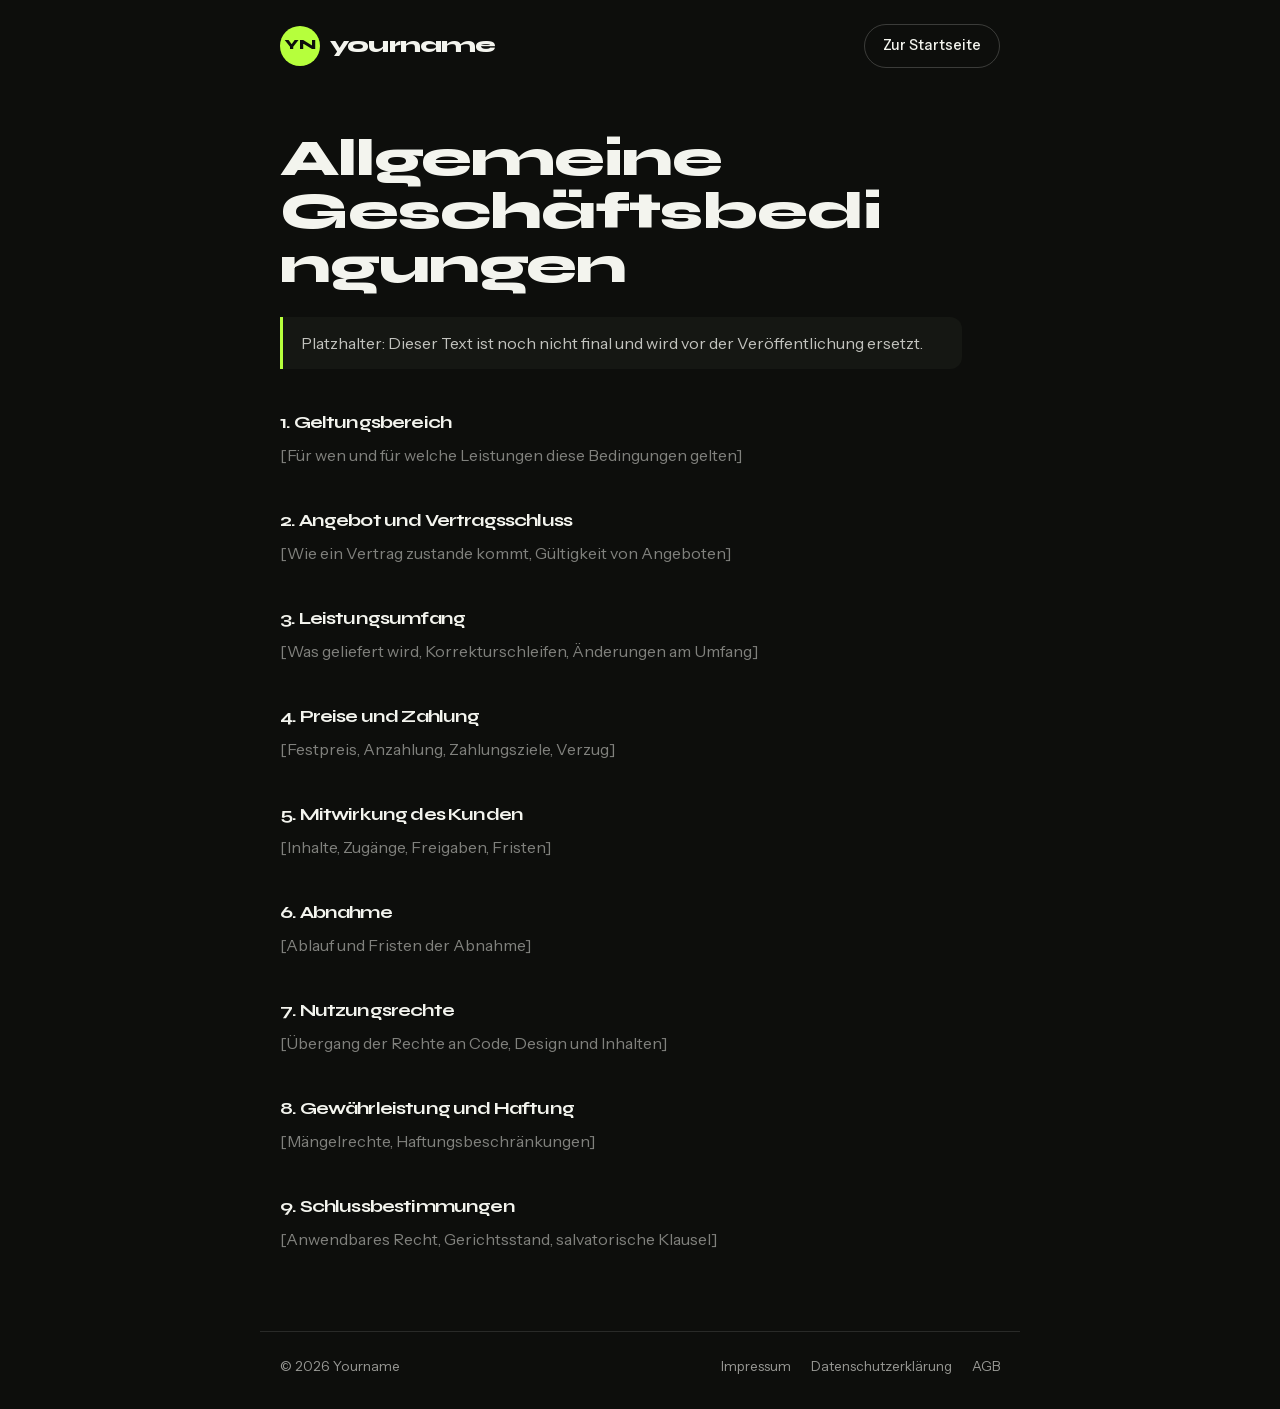
<file: agb/index.html>
<!doctype html>
<!-- GENERATED by build.mjs from src/legal/. Do not edit. -->
<html lang="de">
  <head>
    <meta charset="UTF-8" />
    <meta name="viewport" content="width=device-width, initial-scale=1" />
    <meta name="theme-color" content="#0D0E0C" />
    <title>Allgemeine Geschäftsbedingungen | Yourname</title>
    <meta name="robots" content="noindex, follow" />
    <link rel="canonical" href="https://ekremilkan.github.io/portfolio/agb/" />
    <link rel="icon" href="../favicon.svg" type="image/svg+xml" />
    <link rel="stylesheet" href="../css/style.css" />
  </head>
  <body class="pg">
    <header class="pg-top">
      <a href="../" class="logo" aria-label="Startseite"
        ><span class="logo-mark">YN</span><span>yourname</span></a
      >
      <a href="../" class="pg-back">Zur Startseite</a>
    </header>
    <main class="pg-main">
      <h1>Allgemeine Geschäftsbedingungen</h1>
      <p class="pg-note">Platzhalter: Dieser Text ist noch nicht final und wird vor der Veröffentlichung ersetzt.</p>
      <h2>1. Geltungsbereich</h2>
<p class="ph">[Für wen und für welche Leistungen diese Bedingungen gelten]</p>

<h2>2. Angebot und Vertragsschluss</h2>
<p class="ph">[Wie ein Vertrag zustande kommt, Gültigkeit von Angeboten]</p>

<h2>3. Leistungsumfang</h2>
<p class="ph">[Was geliefert wird, Korrekturschleifen, Änderungen am Umfang]</p>

<h2>4. Preise und Zahlung</h2>
<p class="ph">[Festpreis, Anzahlung, Zahlungsziele, Verzug]</p>

<h2>5. Mitwirkung des Kunden</h2>
<p class="ph">[Inhalte, Zugänge, Freigaben, Fristen]</p>

<h2>6. Abnahme</h2>
<p class="ph">[Ablauf und Fristen der Abnahme]</p>

<h2>7. Nutzungsrechte</h2>
<p class="ph">[Übergang der Rechte an Code, Design und Inhalten]</p>

<h2>8. Gewährleistung und Haftung</h2>
<p class="ph">[Mängelrechte, Haftungsbeschränkungen]</p>

<h2>9. Schlussbestimmungen</h2>
<p class="ph">[Anwendbares Recht, Gerichtsstand, salvatorische Klausel]</p>
    </main>
    <footer class="pg-foot">
      <span>© 2026 Yourname</span>
      <nav aria-label="Rechtliches">
        <a href="../impressum/">Impressum</a>
        <a href="../datenschutz/">Datenschutzerklärung</a>
        <a href="../agb/">AGB</a>
      </nav>
    </footer>
  </body>
</html>
</file>
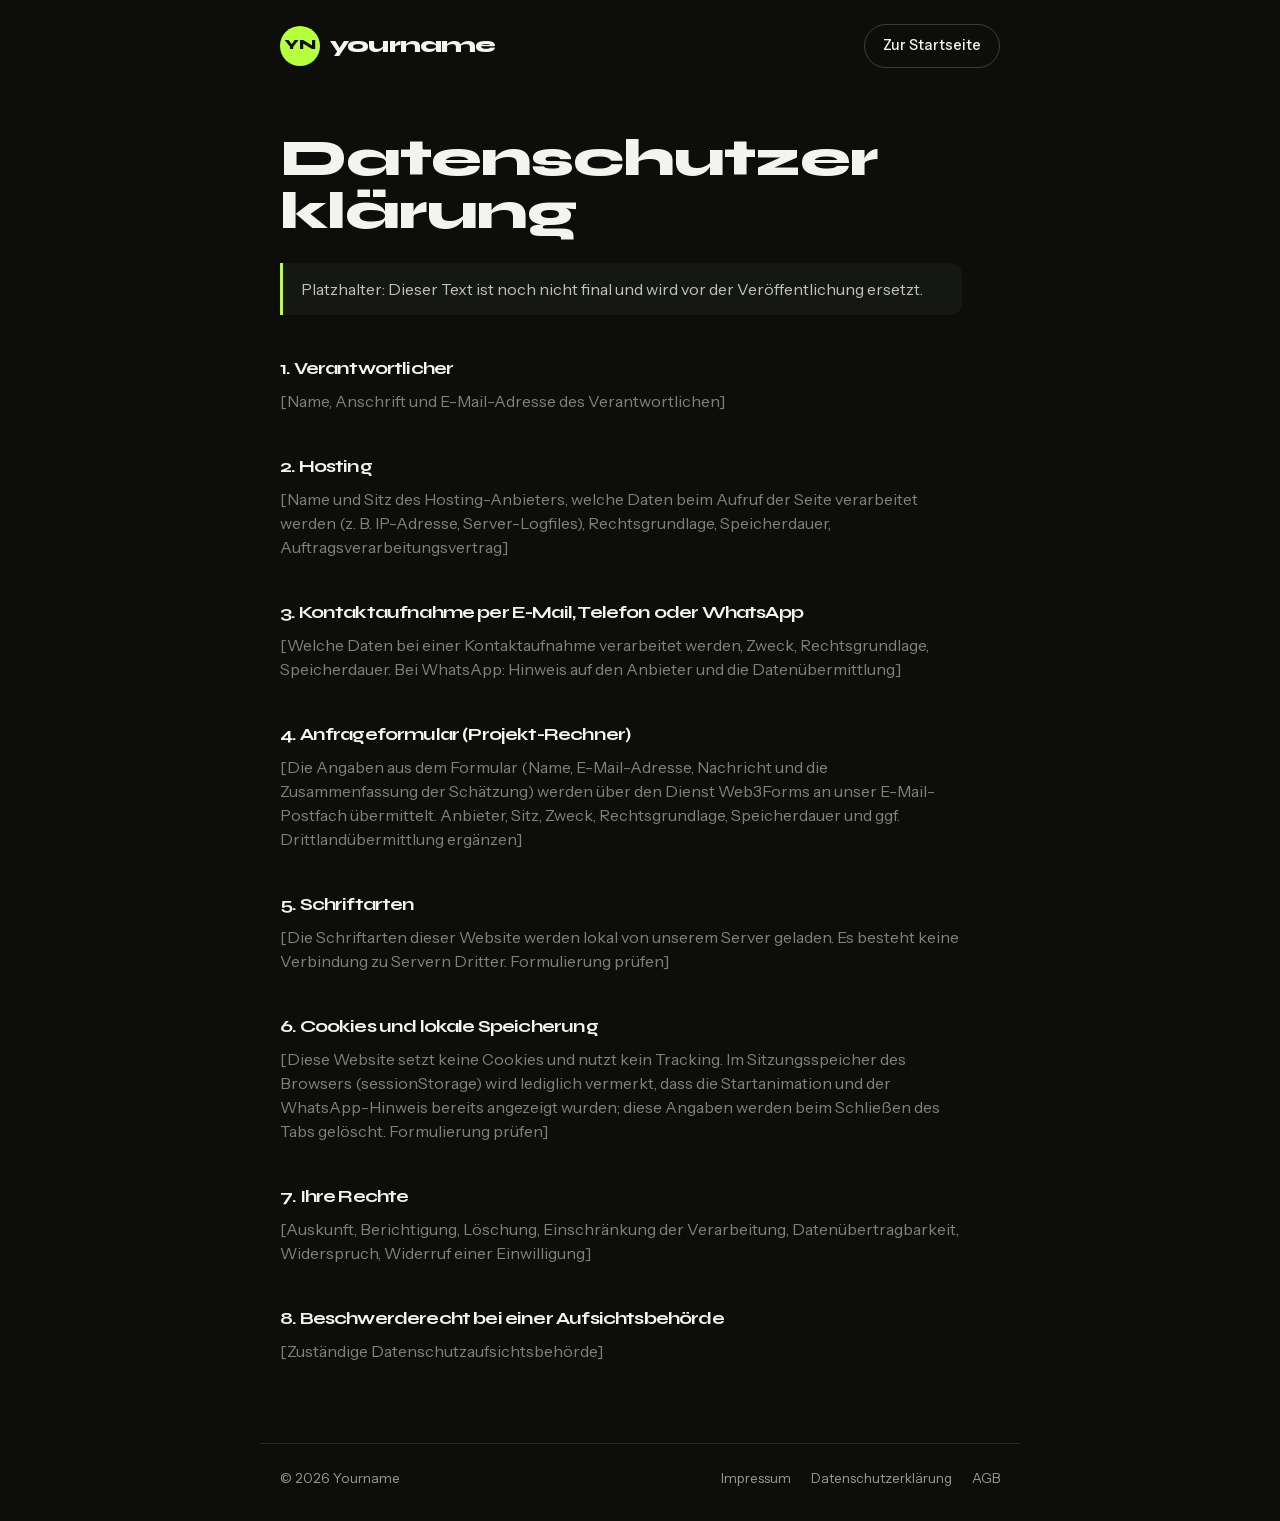
<file: datenschutz/index.html>
<!doctype html>
<!-- GENERATED by build.mjs from src/legal/. Do not edit. -->
<html lang="de">
  <head>
    <meta charset="UTF-8" />
    <meta name="viewport" content="width=device-width, initial-scale=1" />
    <meta name="theme-color" content="#0D0E0C" />
    <title>Datenschutzerklärung | Yourname</title>
    <meta name="robots" content="noindex, follow" />
    <link rel="canonical" href="https://ekremilkan.github.io/portfolio/datenschutz/" />
    <link rel="icon" href="../favicon.svg" type="image/svg+xml" />
    <link rel="stylesheet" href="../css/style.css" />
  </head>
  <body class="pg">
    <header class="pg-top">
      <a href="../" class="logo" aria-label="Startseite"
        ><span class="logo-mark">YN</span><span>yourname</span></a
      >
      <a href="../" class="pg-back">Zur Startseite</a>
    </header>
    <main class="pg-main">
      <h1>Datenschutzerklärung</h1>
      <p class="pg-note">Platzhalter: Dieser Text ist noch nicht final und wird vor der Veröffentlichung ersetzt.</p>
      <h2>1. Verantwortlicher</h2>
<p class="ph">[Name, Anschrift und E-Mail-Adresse des Verantwortlichen]</p>

<h2>2. Hosting</h2>
<p class="ph">
  [Name und Sitz des Hosting-Anbieters, welche Daten beim Aufruf der Seite
  verarbeitet werden (z. B. IP-Adresse, Server-Logfiles), Rechtsgrundlage,
  Speicherdauer, Auftragsverarbeitungsvertrag]
</p>

<h2>3. Kontaktaufnahme per E-Mail, Telefon oder WhatsApp</h2>
<p class="ph">
  [Welche Daten bei einer Kontaktaufnahme verarbeitet werden, Zweck,
  Rechtsgrundlage, Speicherdauer. Bei WhatsApp: Hinweis auf den Anbieter und
  die Datenübermittlung]
</p>

<h2>4. Anfrageformular (Projekt-Rechner)</h2>
<p class="ph">
  [Die Angaben aus dem Formular (Name, E-Mail-Adresse, Nachricht und die
  Zusammenfassung der Schätzung) werden über den Dienst Web3Forms an unser
  E-Mail-Postfach übermittelt. Anbieter, Sitz, Zweck, Rechtsgrundlage,
  Speicherdauer und ggf. Drittlandübermittlung ergänzen]
</p>

<h2>5. Schriftarten</h2>
<p class="ph">
  [Die Schriftarten dieser Website werden lokal von unserem Server geladen.
  Es besteht keine Verbindung zu Servern Dritter. Formulierung prüfen]
</p>

<h2>6. Cookies und lokale Speicherung</h2>
<p class="ph">
  [Diese Website setzt keine Cookies und nutzt kein Tracking. Im
  Sitzungsspeicher des Browsers (sessionStorage) wird lediglich vermerkt, dass
  die Startanimation und der WhatsApp-Hinweis bereits angezeigt wurden; diese
  Angaben werden beim Schließen des Tabs gelöscht. Formulierung prüfen]
</p>

<h2>7. Ihre Rechte</h2>
<p class="ph">
  [Auskunft, Berichtigung, Löschung, Einschränkung der Verarbeitung,
  Datenübertragbarkeit, Widerspruch, Widerruf einer Einwilligung]
</p>

<h2>8. Beschwerderecht bei einer Aufsichtsbehörde</h2>
<p class="ph">[Zuständige Datenschutzaufsichtsbehörde]</p>
    </main>
    <footer class="pg-foot">
      <span>© 2026 Yourname</span>
      <nav aria-label="Rechtliches">
        <a href="../impressum/">Impressum</a>
        <a href="../datenschutz/">Datenschutzerklärung</a>
        <a href="../agb/">AGB</a>
      </nav>
    </footer>
  </body>
</html>
</file>
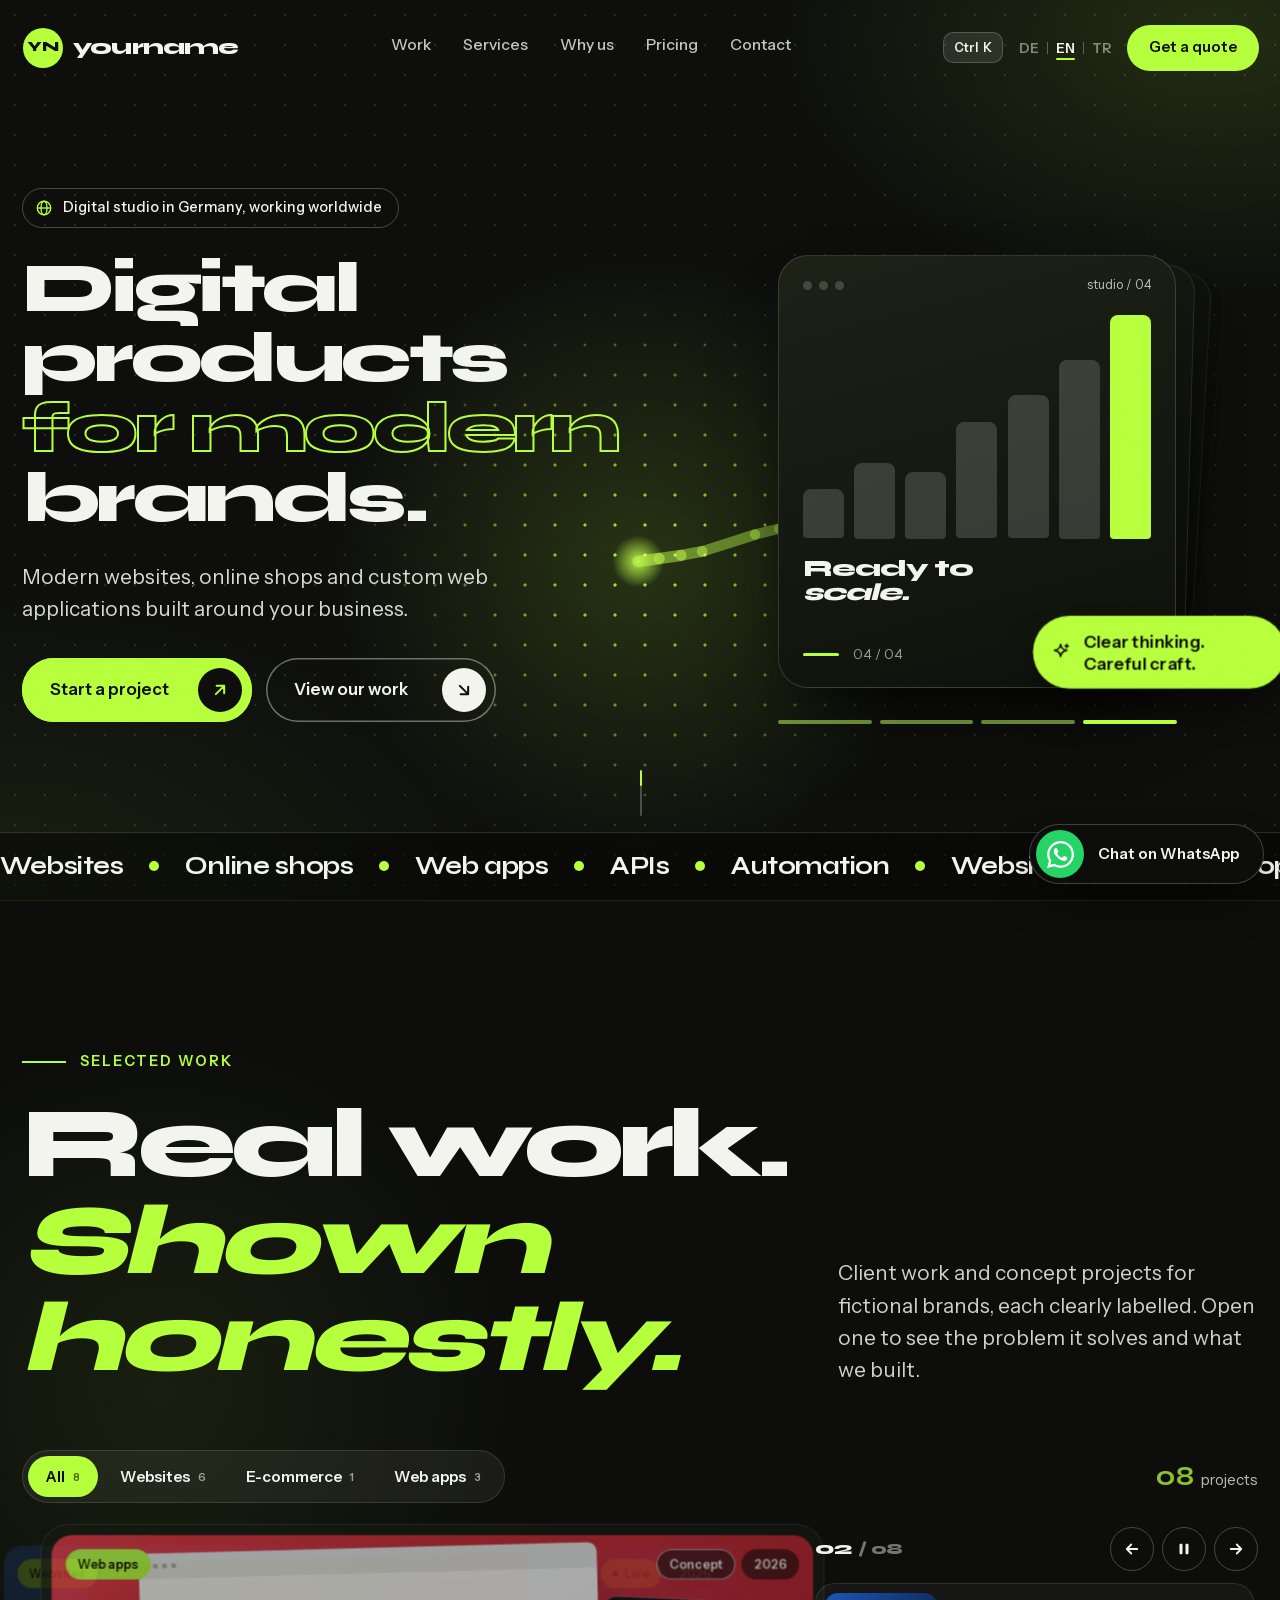
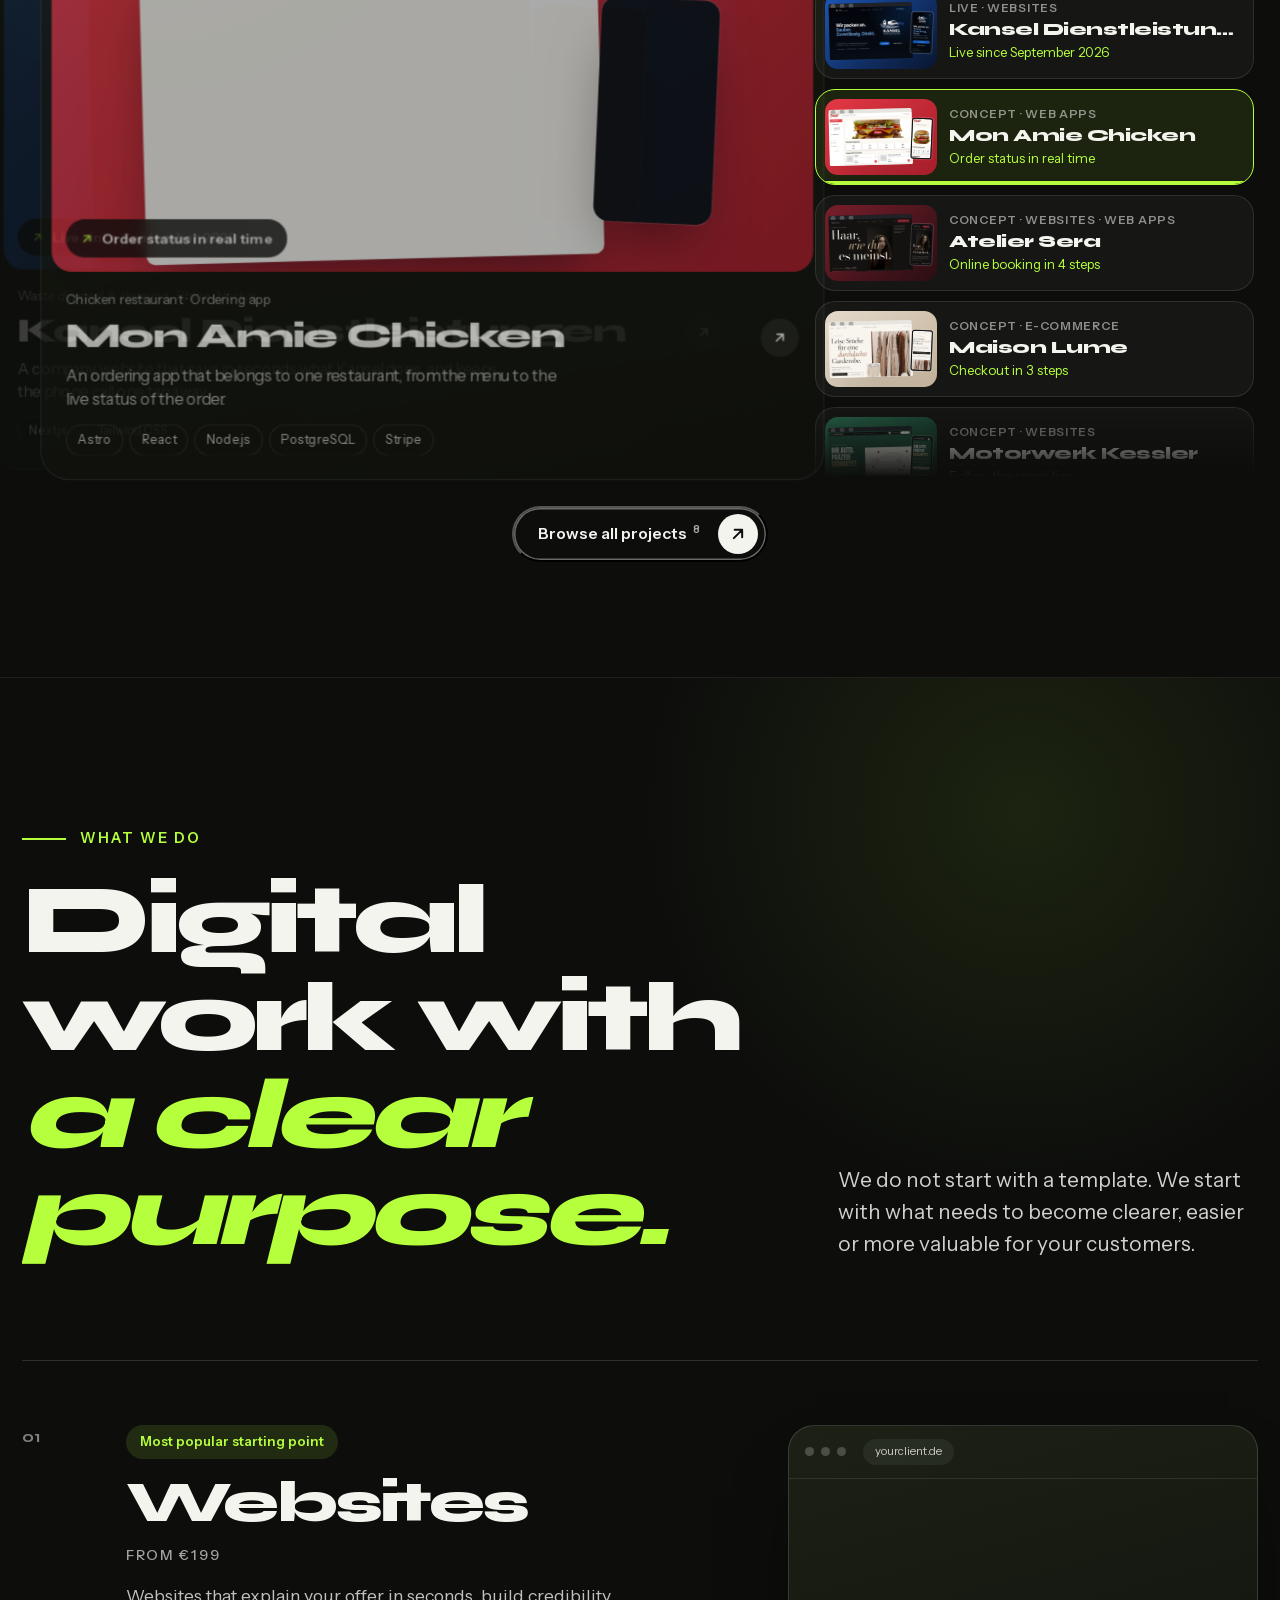
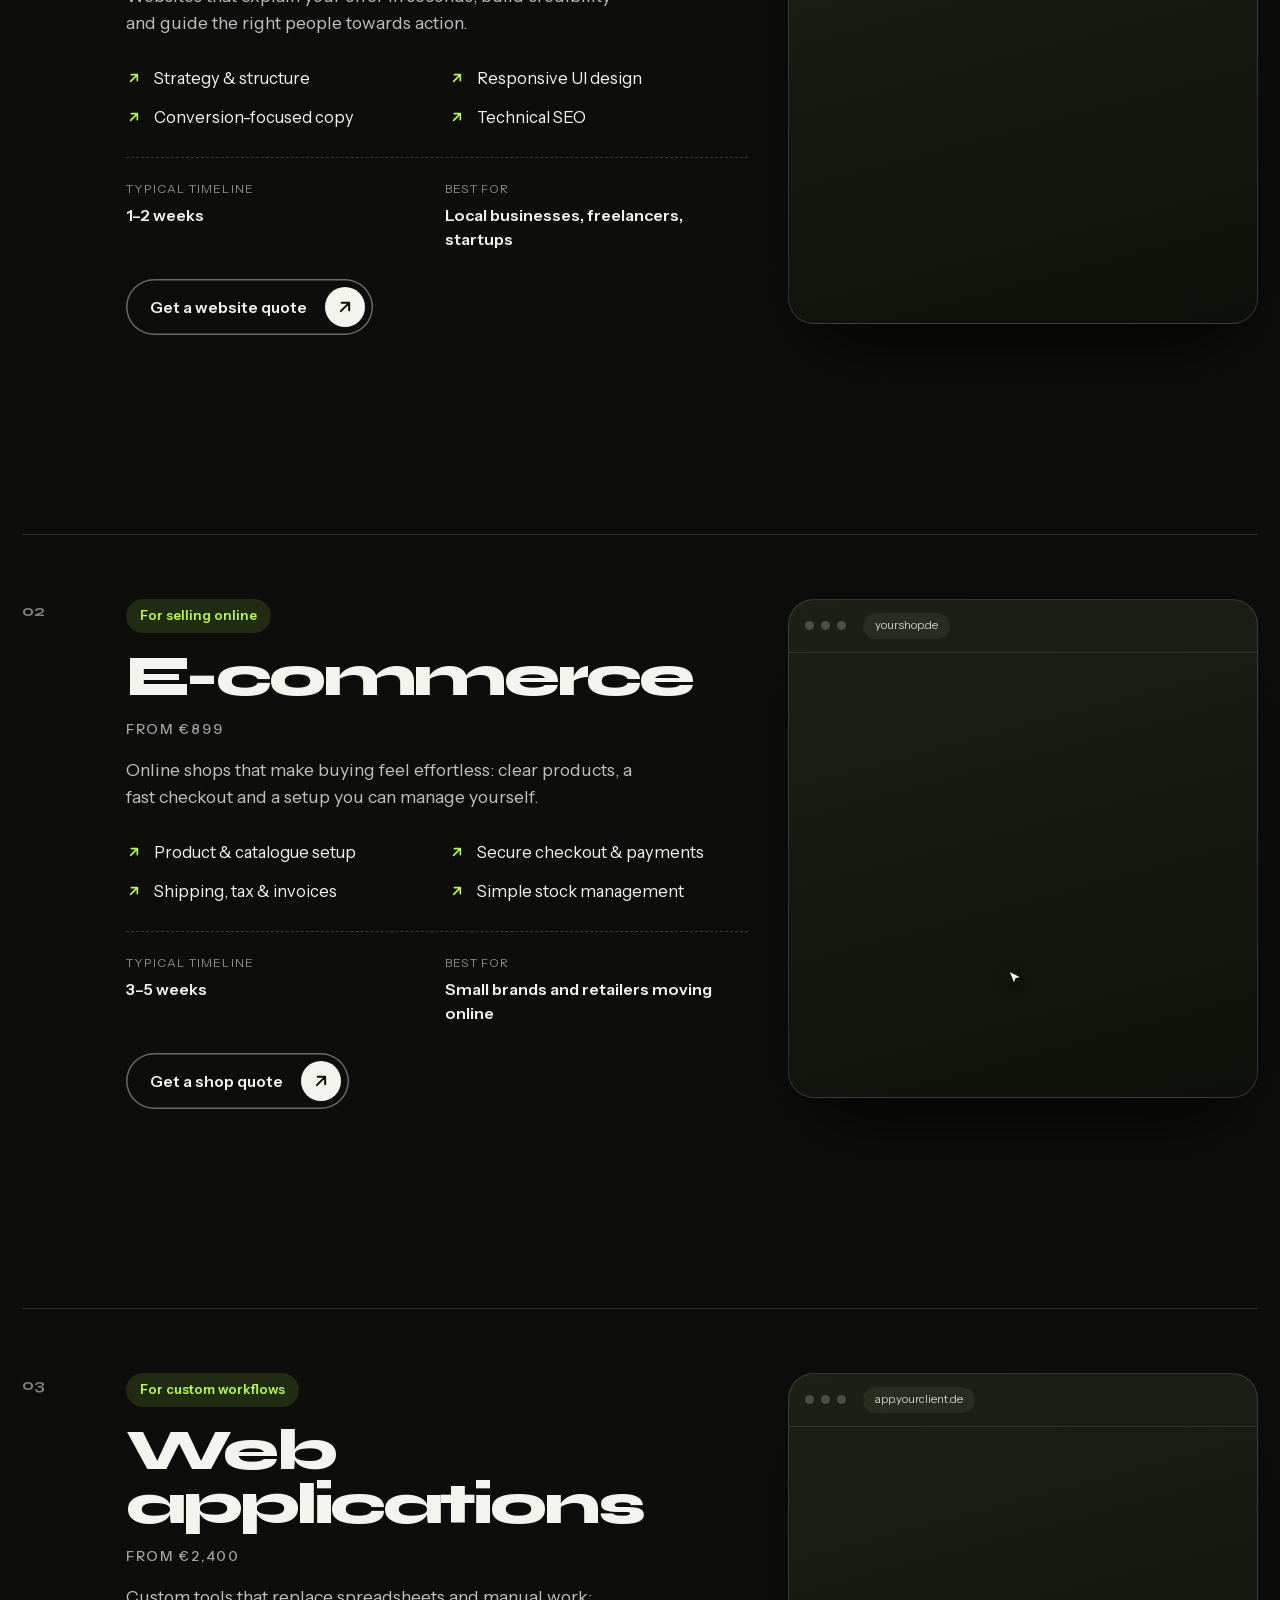
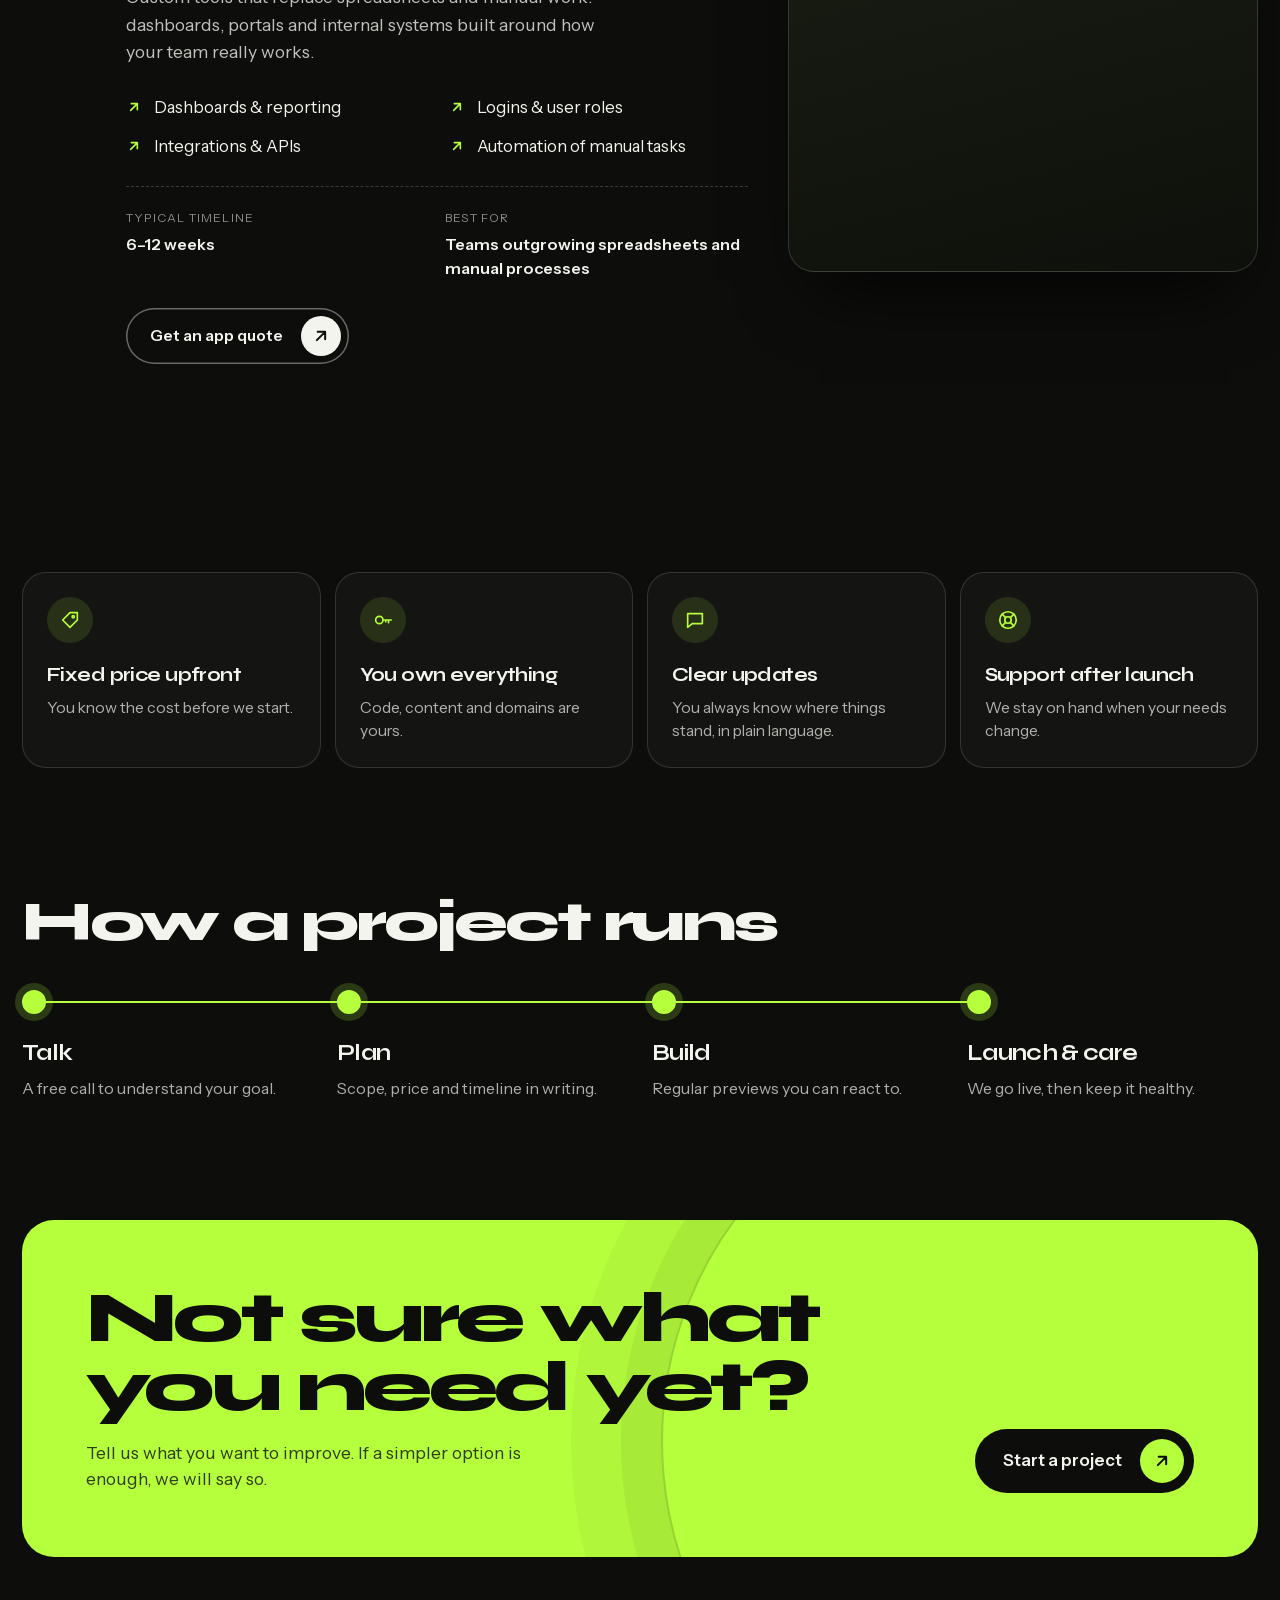
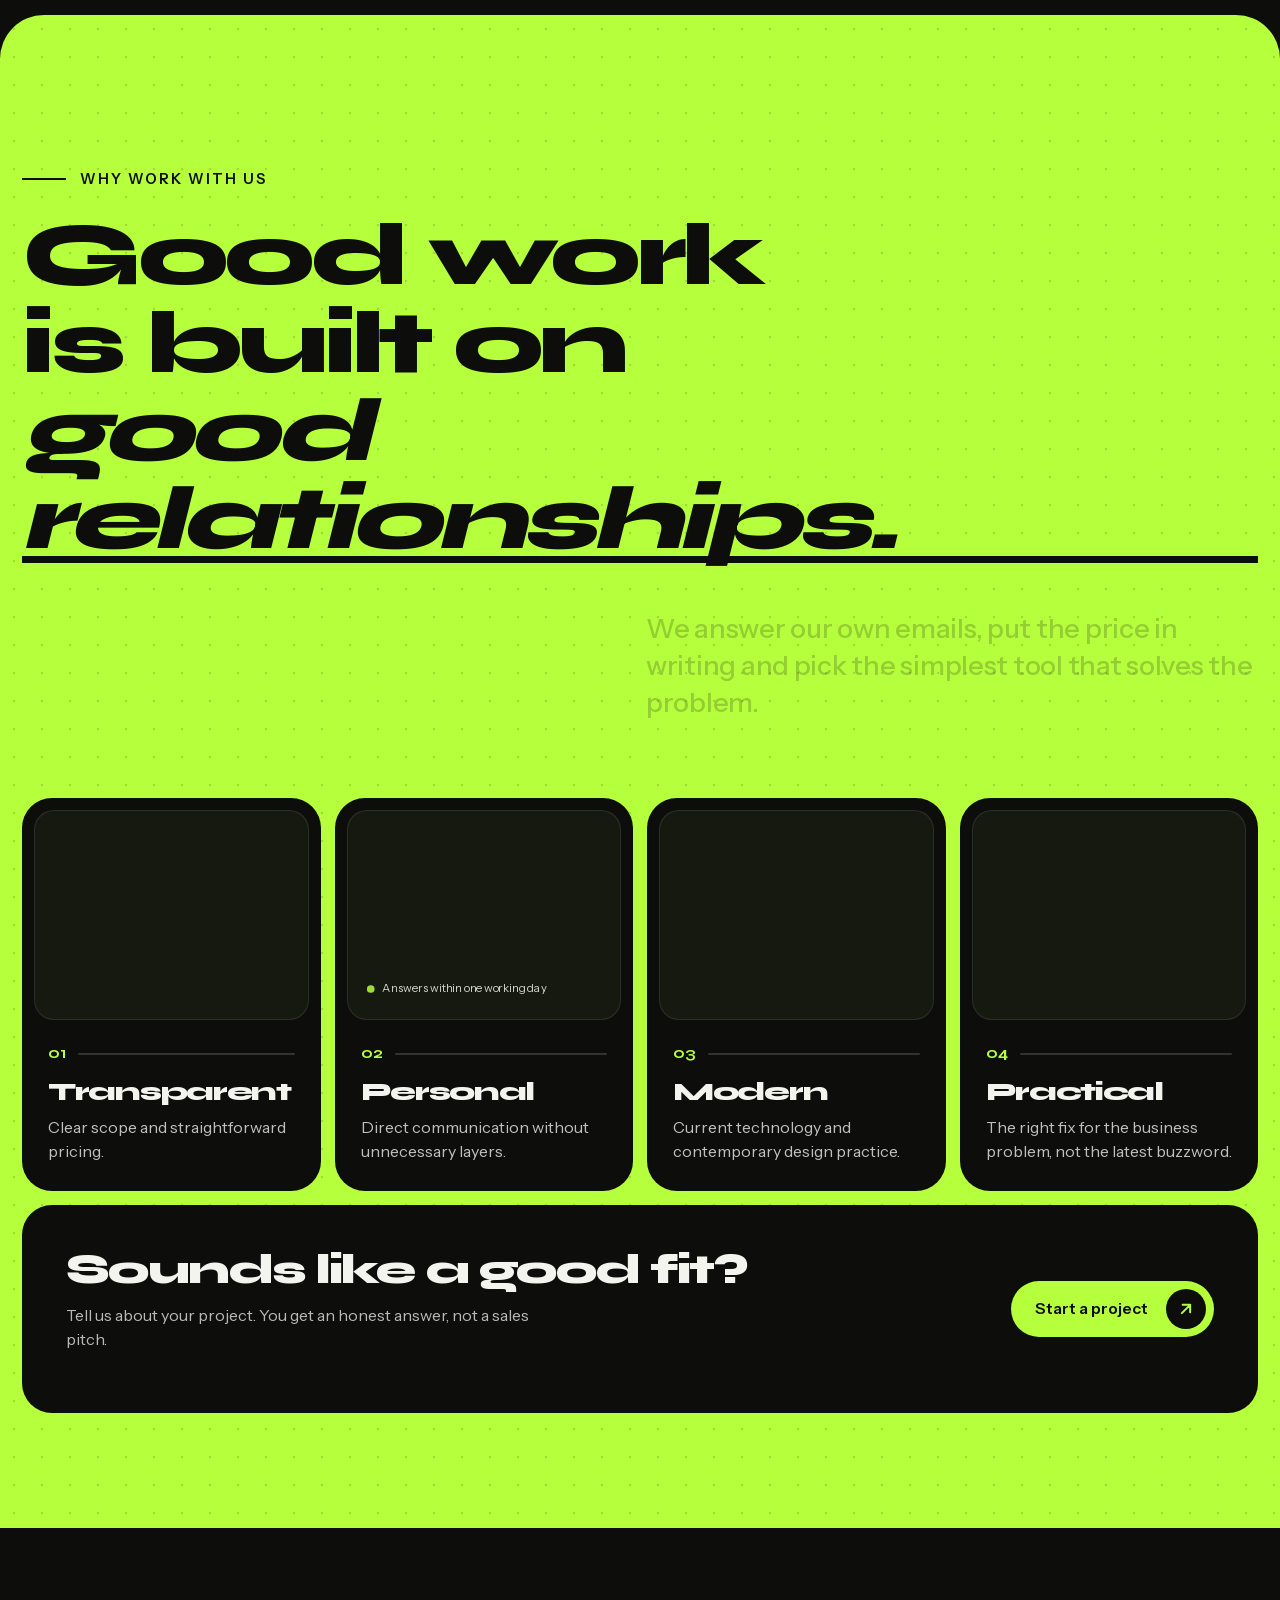
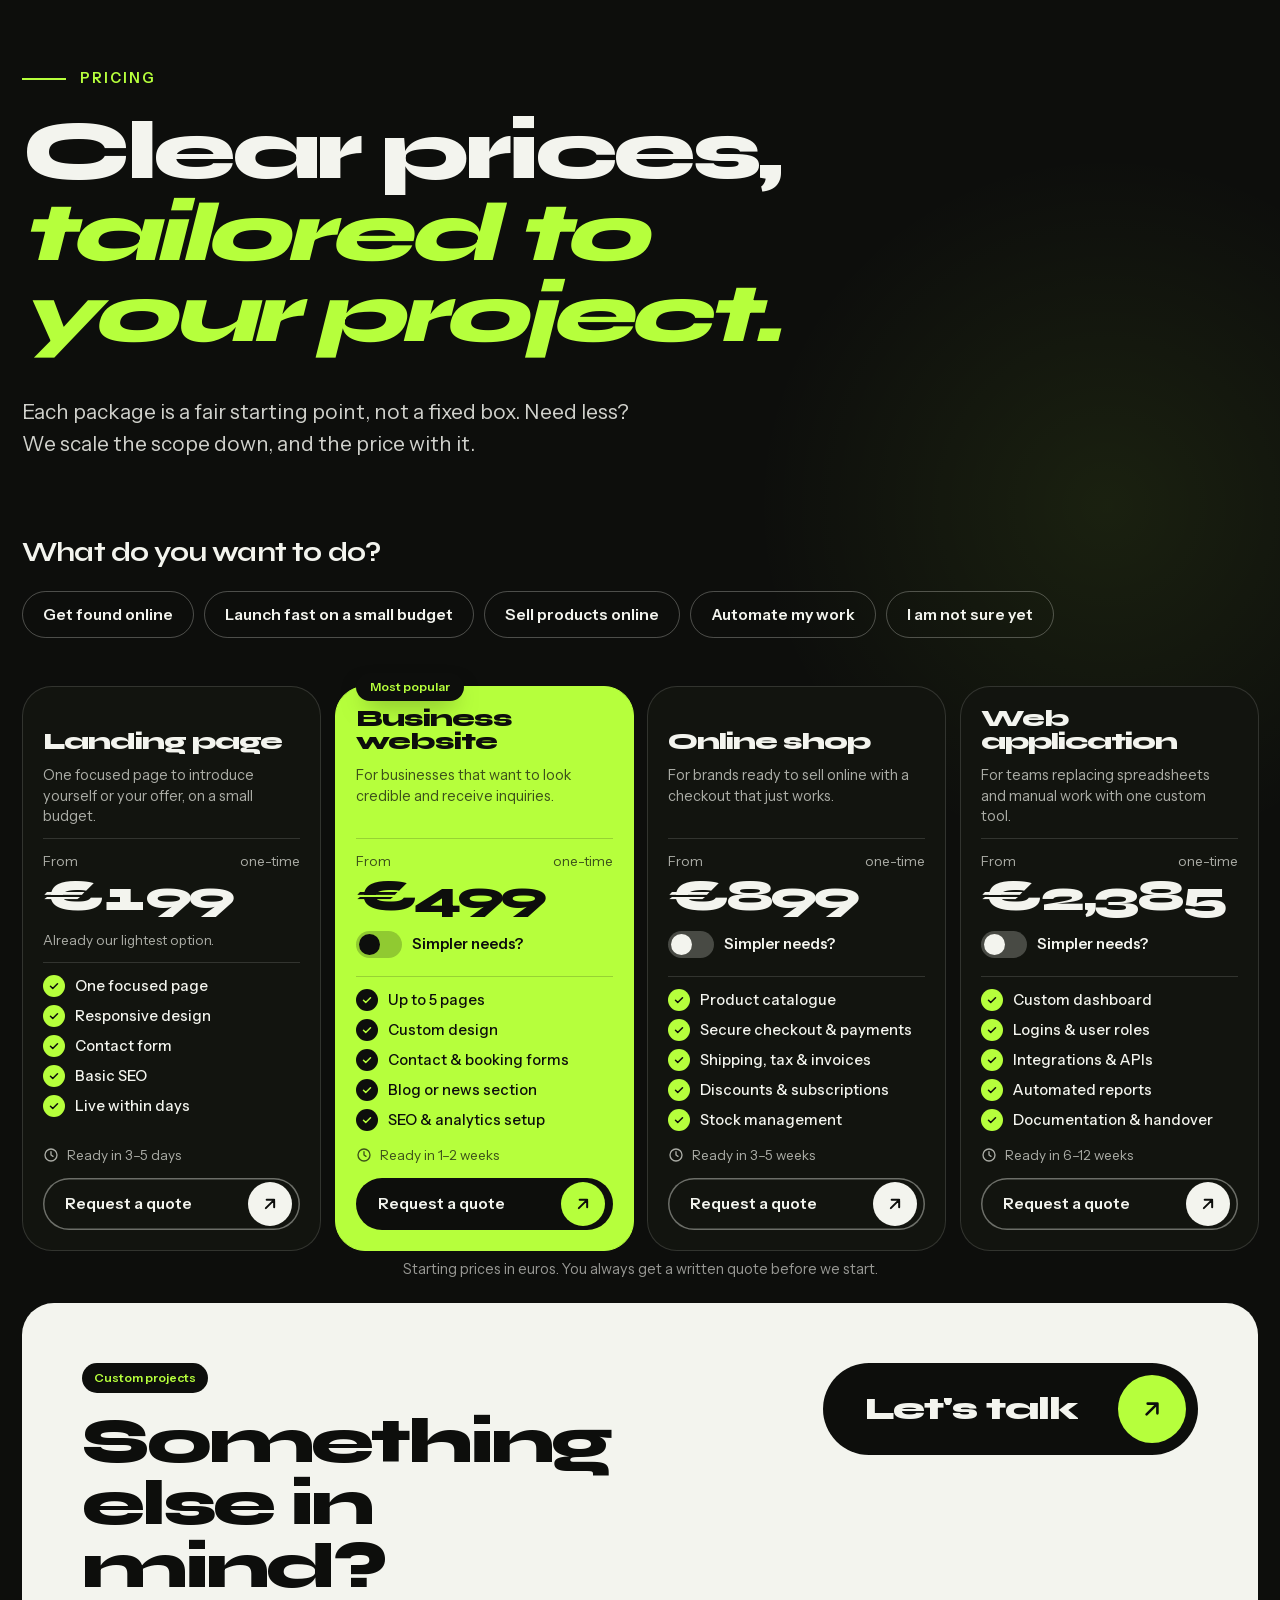
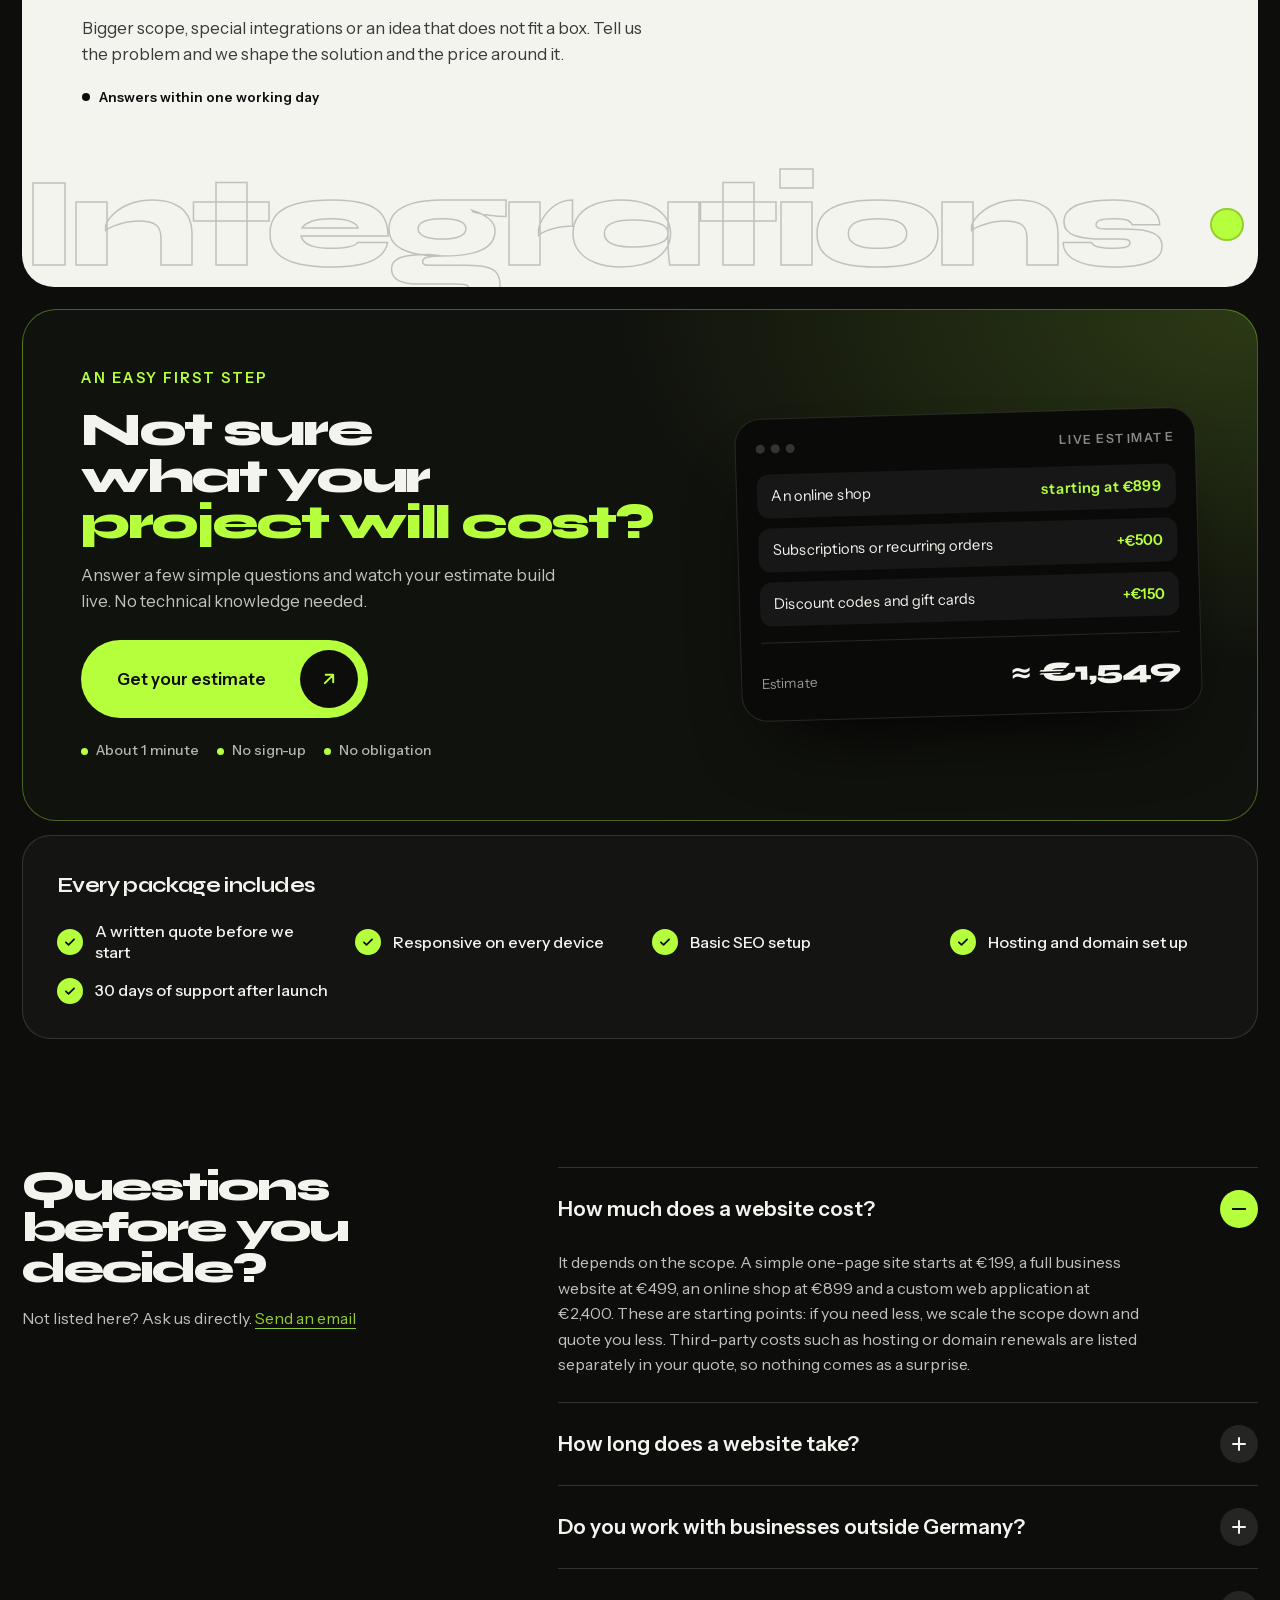
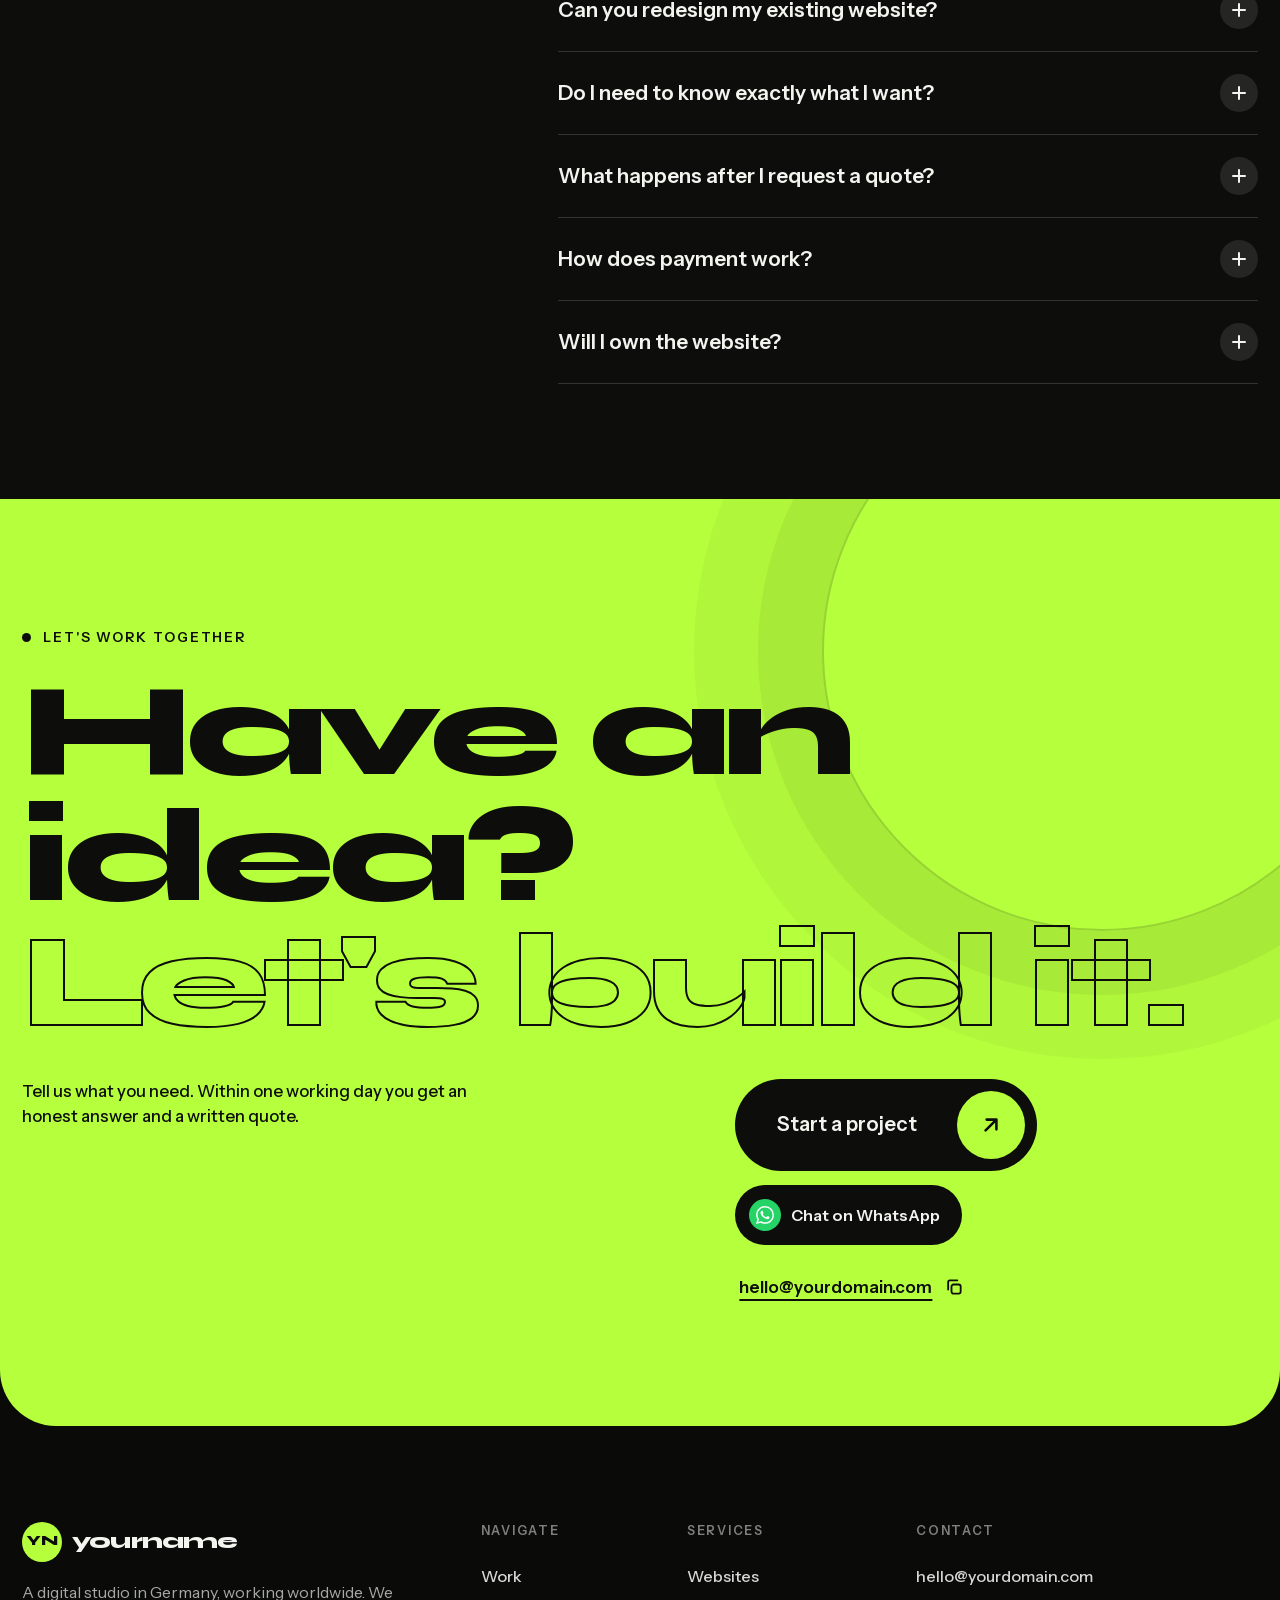
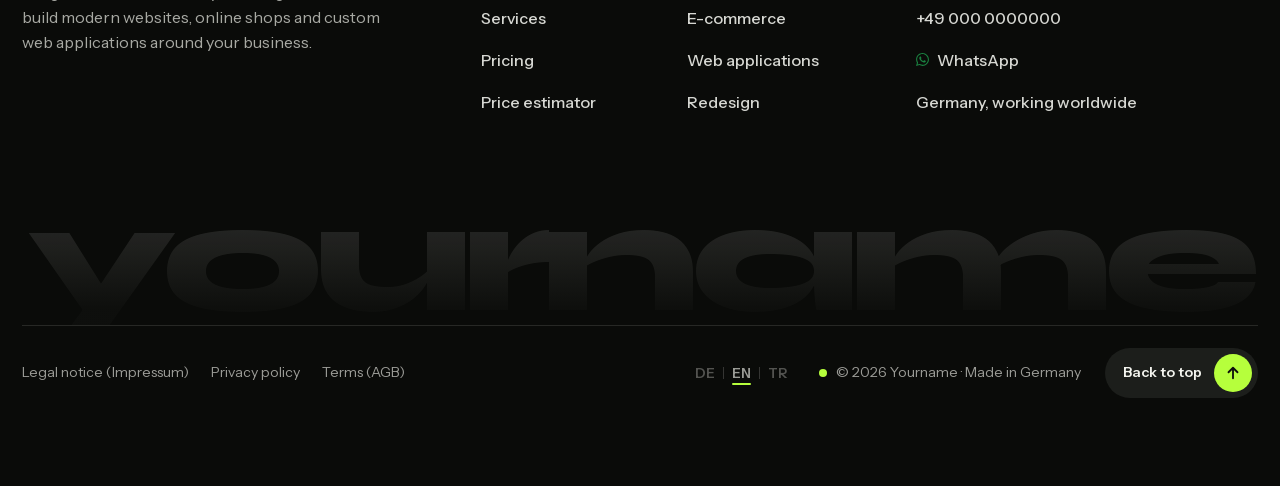
<file: en/index.html>
<!doctype html>
<!-- GENERATED by build.mjs from src/index.html. Do not edit. -->
<html lang="en" data-root="../">
  <head>
    <meta charset="UTF-8" />
    <meta
      name="viewport"
      content="width=device-width, initial-scale=1, viewport-fit=cover"
    />
    <meta name="theme-color" content="#0D0E0C" />
    <title>yourname – Digital studio for web &amp; apps</title>
    <meta name="description" content="Modern websites, online shops and custom web applications from a digital studio in Germany, working worldwide." />
    <link rel="canonical" href="https://ekremilkan.github.io/portfolio/en/" />
    <link rel="alternate" hreflang="de" href="https://ekremilkan.github.io/portfolio/" />
    <link rel="alternate" hreflang="en" href="https://ekremilkan.github.io/portfolio/en/" />
    <link rel="alternate" hreflang="tr" href="https://ekremilkan.github.io/portfolio/tr/" />
    <link rel="alternate" hreflang="x-default" href="https://ekremilkan.github.io/portfolio/" />
    <link rel="icon" href="../favicon.svg" type="image/svg+xml" />
    <meta property="og:type" content="website" />
    <meta property="og:site_name" content="Yourname" />
    <meta property="og:title" content="yourname – Digital studio for web &amp; apps" />
    <meta property="og:description" content="Modern websites, online shops and custom web applications from a digital studio in Germany, working worldwide." />
    <meta property="og:url" content="https://ekremilkan.github.io/portfolio/en/" />
    <meta property="og:image" content="https://ekremilkan.github.io/portfolio/og.png" />
    <meta property="og:image:width" content="1200" />
    <meta property="og:image:height" content="630" />
    <meta property="og:locale" content="en_US" />
    <meta property="og:locale:alternate" content="de_DE" />
    <meta property="og:locale:alternate" content="tr_TR" />
    <meta name="twitter:card" content="summary_large_image" />
    <script type="application/ld+json">
{
  "@context": "https://schema.org",
  "@graph": [
    {
      "@type": "Organization",
      "@id": "https://ekremilkan.github.io/portfolio/#org",
      "name": "Yourname",
      "url": "https://ekremilkan.github.io/portfolio/",
      "description": "Website erstellen lassen: modernes Webdesign, Onlineshops und individuelle Webanwendungen vom Digitalstudio aus Deutschland. Festpreis und schriftliches Angebot.",
      "image": "https://ekremilkan.github.io/portfolio/og.png",
      "email": "hello@yourdomain.com",
      "areaServed": {
        "@type": "Country",
        "name": "Germany"
      },
      "knowsLanguage": [
        "de",
        "en",
        "tr"
      ]
    },
    {
      "@type": "WebSite",
      "@id": "https://ekremilkan.github.io/portfolio/#website",
      "url": "https://ekremilkan.github.io/portfolio/",
      "name": "Yourname",
      "inLanguage": [
        "de",
        "en",
        "tr"
      ],
      "publisher": {
        "@id": "https://ekremilkan.github.io/portfolio/#org"
      }
    },
    {
      "@type": "WebPage",
      "@id": "https://ekremilkan.github.io/portfolio/en/#page",
      "url": "https://ekremilkan.github.io/portfolio/en/",
      "name": "yourname – Digital studio for web & apps",
      "description": "Modern websites, online shops and custom web applications from a digital studio in Germany, working worldwide.",
      "inLanguage": "en",
      "isPartOf": {
        "@id": "https://ekremilkan.github.io/portfolio/#website"
      },
      "about": {
        "@id": "https://ekremilkan.github.io/portfolio/#org"
      }
    },
    {
      "@type": "FAQPage",
      "@id": "https://ekremilkan.github.io/portfolio/en/#faq",
      "inLanguage": "en",
      "mainEntity": [
        {
          "@type": "Question",
          "name": "How much does a website cost?",
          "acceptedAnswer": {
            "@type": "Answer",
            "text": "It depends on the scope. A simple one-page site starts at €199, a full business website at €499, an online shop at €899 and a custom web application at €2,400. These are starting points: if you need less, we scale the scope down and quote you less. Third-party costs such as hosting or domain renewals are listed separately in your quote, so nothing comes as a surprise."
          }
        },
        {
          "@type": "Question",
          "name": "How long does a website take?",
          "acceptedAnswer": {
            "@type": "Answer",
            "text": "A simple site is usually live in 3 to 5 days, a full business website in 1 to 2 weeks and an online shop in 3 to 5 weeks. Web applications take longer, often 6 to 12 weeks. You get a concrete timeline in writing before we start."
          }
        },
        {
          "@type": "Question",
          "name": "Do you work with businesses outside Germany?",
          "acceptedAnswer": {
            "@type": "Answer",
            "text": "Yes. We are based in Germany and work with clients worldwide. Calls happen online, we work in English or German, and everything is handled remotely, so your location makes no difference."
          }
        },
        {
          "@type": "Question",
          "name": "Can you redesign my existing website?",
          "acceptedAnswer": {
            "@type": "Answer",
            "text": "Absolutely. We look at what works today, keep the content and rankings worth keeping, and rebuild the rest to be faster, clearer and easier to use on mobile. Send us the link and we will tell you honestly what is worth changing."
          }
        },
        {
          "@type": "Question",
          "name": "Do I need to know exactly what I want?",
          "acceptedAnswer": {
            "@type": "Answer",
            "text": "No. Most clients start with a problem, not a plan, like \"I need more enquiries\" or \"my shop is hard to use\". In a first call we work out what you need, what can wait and what it should cost. If a simpler option is enough, we will say so."
          }
        },
        {
          "@type": "Question",
          "name": "What happens after I request a quote?",
          "acceptedAnswer": {
            "@type": "Answer",
            "text": "We reply within one working day. Usually there is a short call to understand your goal, then you receive a written quote with scope, price and timeline. There is no obligation, and you decide whether to go ahead."
          }
        },
        {
          "@type": "Question",
          "name": "How does payment work?",
          "acceptedAnswer": {
            "@type": "Answer",
            "text": "Usually half at the start and half at launch. For larger projects we split the payments into milestones. It is all written in your quote."
          }
        },
        {
          "@type": "Question",
          "name": "Will I own the website?",
          "acceptedAnswer": {
            "@type": "Answer",
            "text": "Yes. The code, the content and the domain belong to you. You are never locked in."
          }
        }
      ]
    }
  ]
}
    </script>
    <script>
      /* one page per language: js/app.js reads the language of this page */
      window.I18N = {
        langs: ["de", "en", "tr"],
        lang: document.documentElement.lang,
      };
    </script>
    <link
      rel="preload"
      href="../fonts/instrument-sans-latin.woff2"
      as="font"
      type="font/woff2"
      crossorigin
    />
    <link
      rel="preload"
      href="../fonts/syne-latin.woff2"
      as="font"
      type="font/woff2"
      crossorigin
    />
    <link rel="stylesheet" href="../css/style.css" />
  </head>
  <body>
    <a class="skip" href="#top" data-i18n="skip">Skip to content</a>
    <noscript
      ><p class="nojs" data-i18n="nojs">Projects, prices and the estimator on this page need JavaScript. Please turn it on in your browser.</p></noscript
    >
    <div class="pre" id="pre" aria-hidden="true">
      <div class="pre-num" id="preNum">0</div>
      <div class="pre-bar"><i></i></div>
      <div class="pre-row">
        <span>yourname</span><span>Digital studio</span>
      </div>
    </div>
    <script>
      try {
        if (sessionStorage.getItem("pre")) {
          document.getElementById("pre").remove();
        } else {
          document.documentElement.classList.add("pre-on");
        }
      } catch (e) {}
    </script>

    <header class="nav-wrap" id="navWrap">
      <nav class="nav" aria-label="Main" data-i18n-al="al_main">
        <div class="brand">
          <a href="#top" class="logo" aria-label="Home" data-i18n-al="al_home">
            <span class="logo-mark">YN</span
            ><span class="logo-text">yourname</span>
          </a>
        </div>

        <ul class="links" id="links">
          <li>
            <a href="#work"
              ><span class="roll" data-t="Work"
                ><span data-i18n="work">Work</span></span
              ></a
            >
          </li>
          <li>
            <a href="#services"
              ><span class="roll" data-t="Services"
                ><span data-i18n="services">Services</span></span
              ></a
            >
          </li>
          <li>
            <a href="#why"
              ><span class="roll" data-t="Why us"
                ><span data-i18n="why">Why us</span></span
              ></a
            >
          </li>
          <li>
            <a href="#pricing"
              ><span class="roll" data-t="Pricing"
                ><span data-i18n="pricing">Pricing</span></span
              ></a
            >
          </li>
          <li>
            <a href="#contact"
              ><span class="roll" data-t="Contact"
                ><span data-i18n="contact">Contact</span></span
              ></a
            >
          </li>
        </ul>

        <div class="right">
          <button
            class="kbd"
            id="kbd"
            type="button"
            aria-label="Open command menu"
            data-i18n-al="al_kbd"
          >
            <span id="kbdKey">Ctrl</span>K
          </button>
          <!-- Language switch (DE / EN / TR): each button opens the page of that language. -->
          <div
            class="lang"
            role="group"
            aria-label="Language"
            data-i18n-al="lang_g"
          >
            <button
              type="button"
              data-set="de"
              lang="de"
              aria-label="Deutsch"
              aria-pressed="false"
            >
              DE</button
            ><i></i
            ><button
              type="button"
              data-set="en"
              lang="en"
              aria-label="English"
              aria-pressed="true"
            >
              EN</button
            ><i></i
            ><button
              type="button"
              data-set="tr"
              lang="tr"
              aria-label="Türkçe"
              aria-pressed="false"
            >
              TR
            </button>
          </div>
          <a class="cta cta-bar" href="#pricing" data-magnet>
            <span class="fill"></span
            ><span class="roll" data-t="Get a quote"
              ><span data-i18n="cta" data-i18n-m="cta_m"
                >Get a quote</span
              ></span
            >
          </a>
          <!-- Phones: language + menu share one capsule (utilities), the CTA stands alone -->
          <div class="ctl">
            <!-- current language, opens a small picker -->
            <div class="lang-m">
              <button
                class="lang-mb"
                id="langMB"
                type="button"
                aria-expanded="false"
                aria-controls="langPop"
                aria-label="Language: English"
              >
                <span id="langMT">EN</span>
              </button>
              <div
                class="lang-pop"
                id="langPop"
                role="group"
                aria-label="Language"
                data-i18n-al="lang_g"
                hidden
              >
                <button
                  type="button"
                  data-set="de"
                  lang="de"
                  aria-pressed="false"
                >
                  Deutsch</button
                ><button
                  type="button"
                  data-set="en"
                  lang="en"
                  aria-pressed="true"
                >
                  English</button
                ><button
                  type="button"
                  data-set="tr"
                  lang="tr"
                  aria-pressed="false"
                >
                  Türkçe
                </button>
              </div>
            </div>
            <button
              class="burger"
              id="burger"
              aria-label="Menu"
              data-i18n-al="al_menu"
              aria-expanded="false"
              aria-controls="menu"
            >
              <span></span><span></span>
            </button>
          </div>
        </div>
      </nav>

      <div class="menu" id="menu" inert>
        <nav aria-label="Mobile" data-i18n-al="al_mobile">
          <ul>
            <li>
              <a href="#work"
                ><span class="mask"
                  ><span style="--i: 0" data-i18n="work">Work</span></span
                ></a
              >
            </li>
            <li>
              <a href="#services"
                ><span class="mask"
                  ><span style="--i: 1" data-i18n="services"
                    >Services</span
                  ></span
                ></a
              >
            </li>
            <li>
              <a href="#why"
                ><span class="mask"
                  ><span style="--i: 2" data-i18n="why">Why us</span></span
                ></a
              >
            </li>
            <li>
              <a href="#pricing"
                ><span class="mask"
                  ><span style="--i: 3" data-i18n="pricing">Pricing</span></span
                ></a
              >
            </li>
            <li>
              <a href="#contact"
                ><span class="mask"
                  ><span style="--i: 4" data-i18n="contact">Contact</span></span
                ></a
              >
            </li>
          </ul>
        </nav>
        <div class="menu-foot">
          <a class="cta" href="#pricing"
            ><span class="fill"></span
            ><span class="roll" data-t="Get a quote"
              ><span data-i18n="cta">Get a quote</span></span
            ></a
          >
          <a
            class="menu-wa"
            id="menuWa"
            href="https://wa.me/"
            target="_blank"
            rel="noopener noreferrer"
            ><svg viewBox="0 0 24 24" fill="currentColor" aria-hidden="true">
              <path
                d="M17.472 14.382c-.297-.149-1.758-.867-2.03-.967-.273-.099-.471-.148-.67.15-.197.297-.767.966-.94 1.164-.173.199-.347.223-.644.075-.297-.15-1.255-.463-2.39-1.475-.883-.788-1.48-1.761-1.653-2.059-.173-.297-.018-.458.13-.606.134-.133.298-.347.446-.52.149-.174.198-.298.298-.497.099-.198.05-.371-.025-.52-.075-.149-.669-1.612-.916-2.207-.242-.579-.487-.5-.669-.51-.173-.008-.371-.01-.57-.01-.198 0-.52.074-.792.372-.272.297-1.04 1.016-1.04 2.479 0 1.462 1.065 2.875 1.213 3.074.149.198 2.096 3.2 5.077 4.487.709.306 1.262.489 1.694.625.712.227 1.36.195 1.871.118.571-.085 1.758-.719 2.006-1.413.248-.694.248-1.289.173-1.413-.074-.124-.272-.198-.57-.347m-5.421 7.403h-.004a9.87 9.87 0 01-5.031-1.378l-.361-.214-3.741.982.998-3.648-.235-.374a9.86 9.86 0 01-1.51-5.26c.001-5.45 4.436-9.884 9.888-9.884 2.64 0 5.122 1.03 6.988 2.898a9.825 9.825 0 012.893 6.994c-.003 5.45-4.437 9.884-9.885 9.884m8.413-18.297A11.815 11.815 0 0012.05 0C5.495 0 .16 5.335.157 11.892c0 2.096.547 4.142 1.588 5.945L.057 24l6.305-1.654a11.882 11.882 0 005.683 1.448h.005c6.554 0 11.89-5.335 11.893-11.893a11.821 11.821 0 00-3.48-8.413z"
              /></svg
            ><span id="menuWaT"></span
          ></a>
          <!-- Language switch (DE / EN / TR): each button opens the page of that language. -->
          <div
            class="lang"
            role="group"
            aria-label="Language"
            data-i18n-al="lang_g"
          >
            <button
              type="button"
              data-set="de"
              lang="de"
              aria-label="Deutsch"
              aria-pressed="false"
            >
              DE</button
            ><i></i
            ><button
              type="button"
              data-set="en"
              lang="en"
              aria-label="English"
              aria-pressed="true"
            >
              EN</button
            ><i></i
            ><button
              type="button"
              data-set="tr"
              lang="tr"
              aria-label="Türkçe"
              aria-pressed="false"
            >
              TR
            </button>
          </div>
        </div>
      </div>
    </header>

    <a
      class="wa"
      id="wa"
      href="https://wa.me/"
      target="_blank"
      rel="noopener noreferrer"
      ><span class="wa-ic"
        ><svg viewBox="0 0 24 24" fill="currentColor" aria-hidden="true">
          <path
            d="M17.472 14.382c-.297-.149-1.758-.867-2.03-.967-.273-.099-.471-.148-.67.15-.197.297-.767.966-.94 1.164-.173.199-.347.223-.644.075-.297-.15-1.255-.463-2.39-1.475-.883-.788-1.48-1.761-1.653-2.059-.173-.297-.018-.458.13-.606.134-.133.298-.347.446-.52.149-.174.198-.298.298-.497.099-.198.05-.371-.025-.52-.075-.149-.669-1.612-.916-2.207-.242-.579-.487-.5-.669-.51-.173-.008-.371-.01-.57-.01-.198 0-.52.074-.792.372-.272.297-1.04 1.016-1.04 2.479 0 1.462 1.065 2.875 1.213 3.074.149.198 2.096 3.2 5.077 4.487.709.306 1.262.489 1.694.625.712.227 1.36.195 1.871.118.571-.085 1.758-.719 2.006-1.413.248-.694.248-1.289.173-1.413-.074-.124-.272-.198-.57-.347m-5.421 7.403h-.004a9.87 9.87 0 01-5.031-1.378l-.361-.214-3.741.982.998-3.648-.235-.374a9.86 9.86 0 01-1.51-5.26c.001-5.45 4.436-9.884 9.888-9.884 2.64 0 5.122 1.03 6.988 2.898a9.825 9.825 0 012.893 6.994c-.003 5.45-4.437 9.884-9.885 9.884m8.413-18.297A11.815 11.815 0 0012.05 0C5.495 0 .16 5.335.157 11.892c0 2.096.547 4.142 1.588 5.945L.057 24l6.305-1.654a11.882 11.882 0 005.683 1.448h.005c6.554 0 11.89-5.335 11.893-11.893a11.821 11.821 0 00-3.48-8.413z"
          /></svg></span
      ><span class="wa-t" id="waT"></span
    ></a>

    <div class="cmd" id="cmd" aria-hidden="true" inert>
      <div
        class="cmd-box"
        role="dialog"
        aria-modal="true"
        aria-label="Command menu"
        data-i18n-al="al_cmd"
      >
        <input
          id="cmdIn"
          type="text"
          autocomplete="off"
          spellcheck="false"
          role="combobox"
          aria-expanded="true"
          aria-controls="cmdList"
        />
        <ul class="cmd-list" id="cmdList" role="listbox"></ul>
      </div>
    </div>

    <div
      class="cs"
      id="cs"
      role="dialog"
      aria-modal="true"
      aria-hidden="true"
      inert
    >
      <div class="cs-bar">
        <button
          class="cs-x"
          id="csX"
          type="button"
          aria-label="Close"
          data-i18n-al="al_close"
        >
          <svg
            viewBox="0 0 24 24"
            width="22"
            height="22"
            fill="none"
            stroke="currentColor"
            stroke-width="2.4"
            stroke-linecap="round"
          >
            <path d="M6 6l12 12M18 6L6 18" />
          </svg>
        </button>
        <div class="cs-nav">
          <button
            id="csPrev"
            type="button"
            aria-label="Previous"
            data-i18n-al="al_prev"
          >
            <svg
              viewBox="0 0 24 24"
              width="18"
              height="18"
              fill="none"
              stroke="currentColor"
              stroke-width="2.4"
              stroke-linecap="round"
              stroke-linejoin="round"
            >
              <path d="M15 5l-7 7 7 7" />
            </svg>
          </button>
          <span id="csIdx">01 / 08</span>
          <button
            id="csNext"
            type="button"
            aria-label="Next"
            data-i18n-al="al_next"
          >
            <svg
              viewBox="0 0 24 24"
              width="18"
              height="18"
              fill="none"
              stroke="currentColor"
              stroke-width="2.4"
              stroke-linecap="round"
              stroke-linejoin="round"
            >
              <path d="M9 5l7 7-7 7" />
            </svg>
          </button>
        </div>
      </div>
      <div class="cs-scroll" id="csScroll">
        <div class="cs-cover" id="csCover"></div>
        <div class="cs-wrap" id="csBody"></div>
      </div>
    </div>

    <main id="top">
      <section class="hero" id="hero">
        <div class="hero-bg" aria-hidden="true"></div>
        <canvas class="trail" id="trail" aria-hidden="true"></canvas>
        <div class="hero-grid wrap">
          <div class="hero-copy">
            <p class="eb">
              <svg
                viewBox="0 0 24 24"
                width="18"
                height="18"
                fill="none"
                stroke="currentColor"
                stroke-width="1.8"
              >
                <circle cx="12" cy="12" r="9" />
                <ellipse class="mer" cx="12" cy="12" rx="4" ry="9" />
                <path d="M3 12h18" />
              </svg>
              <span data-i18n="eb"
                >Digital studio in Germany, working worldwide</span
              >
            </p>
            <h1>
              <span class="ln"
                ><span class="ln-in" style="--i: 0" data-i18n="l1"
                  >Digital</span
                ></span
              >
              <span class="ln"
                ><span class="ln-in" style="--i: 1" data-i18n="l2"
                  >products</span
                ></span
              >
              <span class="ln"
                ><span class="ln-in ln-o" style="--i: 2" data-i18n="l3"
                  >for modern</span
                ></span
              >
              <span class="ln"
                ><span class="ln-in" style="--i: 3"
                  ><span class="rot" id="rot"><span class="on">businesses.</span></span></span
              ></span>
            </h1>
            <p class="sub" data-i18n="sub">Modern websites, online shops and custom web applications built around your business.</p>
            <div class="btns">
              <span class="pw">
                <a class="cta btn btn-p" href="#pricing" data-magnet>
                  <span class="fill"></span>
                  <span class="roll" data-t="Start a project"
                    ><span data-i18n="b1">Start a project</span></span
                  >
                  <span class="ico">
                    <svg
                      viewBox="0 0 24 24"
                      fill="none"
                      stroke="currentColor"
                      stroke-width="2.4"
                      stroke-linecap="round"
                      stroke-linejoin="round"
                    >
                      <path d="M7 17 17 7M8 7h9v9" />
                    </svg>
                    <svg
                      viewBox="0 0 24 24"
                      fill="none"
                      stroke="currentColor"
                      stroke-width="2.4"
                      stroke-linecap="round"
                      stroke-linejoin="round"
                    >
                      <path d="M7 17 17 7M8 7h9v9" />
                    </svg>
                  </span>
                </a>
              </span>
              <a class="cta btn btn-g" href="#work" data-magnet>
                <span class="fill"></span>
                <span class="roll" data-t="View our work"
                  ><span data-i18n="b2">View our work</span></span
                >
                <span class="ico">
                  <svg
                    viewBox="0 0 24 24"
                    fill="none"
                    stroke="currentColor"
                    stroke-width="2.4"
                    stroke-linecap="round"
                    stroke-linejoin="round"
                  >
                    <path d="M7 7l10 10M17 8v9H8" />
                  </svg>
                  <svg
                    viewBox="0 0 24 24"
                    fill="none"
                    stroke="currentColor"
                    stroke-width="2.4"
                    stroke-linecap="round"
                    stroke-linejoin="round"
                  >
                    <path d="M7 7l10 10M17 8v9H8" />
                  </svg>
                </span>
              </a>
            </div>
          </div>

          <div
            class="stage"
            id="stage"
            role="group"
            aria-roledescription="carousel"
            aria-label="Studio highlights"
            data-i18n-al="al_hero"
          >
            <div class="float">
              <div class="tilt" id="tilt">
                <div class="deck" id="deck">
                  <article class="card">
                    <header class="card-top">
                      <i></i><i></i><i></i><span>studio / 01</span>
                    </header>
                    <div class="viz" id="viz1">
                      <div class="mock">
                        <div class="m-nav">
                          <b></b><s></s><s></s><s></s><u></u>
                        </div>
                        <div class="m-h"><em></em><em></em></div>
                        <div class="m-p"></div>
                        <div class="m-hero"></div>
                        <div class="m-cards"><a></a><a></a><a></a></div>
                        <div class="toast" data-i18n="m2">Live in 0.4 s</div>
                        <div class="m-btn" data-i18n="m1">Go live</div>
                        <svg class="m-cursor" viewBox="0 0 24 24">
                          <path
                            d="M5 3l14 7-6 2-2 6z"
                            fill="#F3F4EE"
                            stroke="#0D0E0C"
                            stroke-width="1.5"
                            stroke-linejoin="round"
                          />
                        </svg>
                      </div>
                    </div>
                    <h3 class="card-t">
                      <span data-i18n="c1a">Built for</span
                      ><em data-i18n="c1b">business.</em>
                    </h3>
                    <footer class="card-f"><b></b><span>01 / 04</span></footer>
                  </article>

                  <article class="card">
                    <header class="card-top">
                      <i></i><i></i><i></i><span>studio / 02</span>
                    </header>
                    <div class="viz chart">
                      <svg viewBox="0 0 300 230" preserveAspectRatio="none">
                        <defs>
                          <linearGradient id="ga" x1="0" y1="0" x2="0" y2="1">
                            <stop
                              offset="0"
                              stop-color="#B6FF3C"
                              stop-opacity=".35"
                            />
                            <stop
                              offset="1"
                              stop-color="#B6FF3C"
                              stop-opacity="0"
                            />
                          </linearGradient>
                        </defs>
                        <path
                          class="gp"
                          d="M0 60H300M0 120H300M0 180H300"
                          fill="none"
                          stroke-width="1"
                        />
                        <path
                          class="area"
                          d="M0 190C40 185 60 170 90 160S140 150 170 120S230 80 296 34V230H0Z"
                        />
                        <path
                          class="ln-draw"
                          d="M0 190C40 185 60 170 90 160S140 150 170 120S230 80 296 34"
                        />
                      </svg>
                      <span class="end"></span>
                      <span class="pop pop-a" data-i18n="o1">New order</span>
                      <span class="pop pop-b" data-i18n="o2">Checkout</span>
                    </div>
                    <h3 class="card-t">
                      <span data-i18n="c2a">Designed to</span
                      ><em data-i18n="c2b">convert.</em>
                    </h3>
                    <footer class="card-f"><b></b><span>02 / 04</span></footer>
                  </article>

                  <article class="card">
                    <header class="card-top">
                      <i></i><i></i><i></i><span>studio / 03</span>
                    </header>
                    <div class="viz viz3">
                      <div class="gauge">
                        <svg viewBox="0 0 150 150">
                          <circle class="g-bg" cx="75" cy="75" r="64" />
                          <circle class="g-fg" cx="75" cy="75" r="64" />
                        </svg>
                        <span class="g-num" id="cnt">0</span>
                      </div>
                      <div class="rows">
                        <div class="row">
                          <span data-i18n="v1">Performance</span>
                          <div><i style="--k: 0"></i></div>
                        </div>
                        <div class="row">
                          <span data-i18n="v2">Accessibility</span>
                          <div><i style="--k: 1"></i></div>
                        </div>
                        <div class="row">
                          <span data-i18n="v3">SEO</span>
                          <div><i style="--k: 2"></i></div>
                        </div>
                      </div>
                    </div>
                    <h3 class="card-t">
                      <span data-i18n="c3a">Fast by</span
                      ><em data-i18n="c3b">default.</em>
                    </h3>
                    <footer class="card-f"><b></b><span>03 / 04</span></footer>
                  </article>

                  <article class="card">
                    <header class="card-top">
                      <i></i><i></i><i></i><span>studio / 04</span>
                    </header>
                    <div class="viz bars">
                      <i style="--h: 22%; --k: 0"></i
                      ><i style="--h: 34%; --k: 1"></i
                      ><i style="--h: 30%; --k: 2"></i
                      ><i style="--h: 52%; --k: 3"></i
                      ><i style="--h: 64%; --k: 4"></i
                      ><i style="--h: 80%; --k: 5"></i
                      ><i style="--h: 100%; --k: 6"></i>
                    </div>
                    <h3 class="card-t">
                      <span data-i18n="c4a">Ready to</span
                      ><em data-i18n="c4b">scale.</em>
                    </h3>
                    <footer class="card-f"><b></b><span>04 / 04</span></footer>
                  </article>
                </div>
                <div class="chip">
                  <svg
                    viewBox="0 0 24 24"
                    width="26"
                    height="26"
                    fill="none"
                    stroke="currentColor"
                    stroke-width="1.8"
                    stroke-linejoin="round"
                    stroke-linecap="round"
                  >
                    <path
                      d="M12 3c.6 4.6 2.4 6.4 7 7-4.6.6-6.4 2.4-7 7-.6-4.6-2.4-6.4-7-7 4.6-.6 6.4-2.4 7-7Z"
                    />
                    <path d="M19 3v4M17 5h4" />
                  </svg>
                  <span data-i18n="chip">Clear thinking. Careful craft.</span>
                </div>
              </div>
            </div>
            <div class="dots" id="dots">
              <button aria-label="Slide 1" data-i18n-al="al_slide" data-n="1">
                <i></i></button
              ><button aria-label="Slide 2" data-i18n-al="al_slide" data-n="2">
                <i></i></button
              ><button aria-label="Slide 3" data-i18n-al="al_slide" data-n="3">
                <i></i></button
              ><button aria-label="Slide 4" data-i18n-al="al_slide" data-n="4">
                <i></i>
              </button>
            </div>
          </div>
        </div>

        <div class="scrollcue" aria-hidden="true"><i></i></div>
        <div class="ticker" aria-hidden="true">
          <div class="ticker-track">
            <span data-i18n="t1">Websites</span
            ><span data-i18n="t2">Online shops</span
            ><span data-i18n="t3">Web apps</span><span data-i18n="t4">APIs</span
            ><span data-i18n="t5">Automation</span>
            <span data-i18n="t1">Websites</span
            ><span data-i18n="t2">Online shops</span
            ><span data-i18n="t3">Web apps</span><span data-i18n="t4">APIs</span
            ><span data-i18n="t5">Automation</span>
          </div>
        </div>
      </section>
      <section id="work" class="wk">
        <div class="wrap">
          <header class="svc-head">
            <div>
              <p class="svc-eb">
                <i></i><span data-i18n="wk_eb">Selected work</span>
              </p>
              <h2 class="svc-h">
                <span class="mk" style="--d: 0"
                  ><span data-i18n="wk_h1">Real work.</span></span
                ><span class="mk" style="--d: 1"
                  ><em data-i18n="wk_h2">Shown honestly.</em></span
                >
              </h2>
            </div>
            <p class="svc-lead" data-i18n="wk_lead">Client work and concept projects for fictional brands, each clearly labelled. Open one to see the problem it solves and what we built.</p>
          </header>
          <div class="wk-bar">
            <div
              class="wk-f"
              id="wkF"
              role="group"
              aria-label="Filter"
              data-i18n-al="al_filter"
            ></div>
            <p class="wk-count">
              <b id="wkN">08</b> <span data-i18n="wk_cnt">projects</span>
            </p>
          </div>
          <div
            class="wk-show"
            id="wkShow"
            role="region"
            aria-roledescription="carousel"
            aria-label="Projects"
            data-i18n-al="al_projects"
          >
            <div class="wk-stage" id="wkStage" aria-live="off"></div>
            <div class="wk-side">
              <div class="wk-ctl">
                <span class="wk-idx" id="wkIdx"></span>
                <div class="wk-btns">
                  <button
                    type="button"
                    id="wkPrev"
                    aria-label="Previous project"
                  >
                    <svg
                      viewBox="0 0 24 24"
                      fill="none"
                      stroke="currentColor"
                      stroke-width="2.4"
                      stroke-linecap="round"
                      stroke-linejoin="round"
                    >
                      <path d="M19 12H5M11 6l-6 6 6 6" />
                    </svg>
                  </button>
                  <button
                    type="button"
                    id="wkPP"
                    class="pp"
                    aria-pressed="false"
                    aria-label="Pause"
                  >
                    <svg class="ps" viewBox="0 0 24 24" fill="currentColor">
                      <rect x="6" y="5" width="4" height="14" rx="1.2" />
                      <rect x="14" y="5" width="4" height="14" rx="1.2" /></svg
                    ><svg class="pl" viewBox="0 0 24 24" fill="currentColor">
                      <path
                        d="M8 5.5v13a1 1 0 0 0 1.5.86l10.5-6.5a1 1 0 0 0 0-1.72L9.5 4.64A1 1 0 0 0 8 5.5z"
                      />
                    </svg>
                  </button>
                  <button type="button" id="wkNext" aria-label="Next project">
                    <svg
                      viewBox="0 0 24 24"
                      fill="none"
                      stroke="currentColor"
                      stroke-width="2.4"
                      stroke-linecap="round"
                      stroke-linejoin="round"
                    >
                      <path d="M5 12h14M13 6l6 6-6 6" />
                    </svg>
                  </button>
                </div>
              </div>
              <ol class="wk-rail" id="wkRail"></ol>
            </div>
          </div>
          <div class="wk-allbar">
            <button
              type="button"
              class="cta btn btn-g btn-s"
              id="wkAllBtn"
              aria-expanded="false"
              aria-controls="wkAll"
            >
              <span class="fill"></span
              ><span class="roll" id="wkAllR" data-t=""
                ><span id="wkAllT"></span></span
              ><span class="ico"
                ><svg
                  viewBox="0 0 24 24"
                  fill="none"
                  stroke="currentColor"
                  stroke-width="2.4"
                  stroke-linecap="round"
                  stroke-linejoin="round"
                >
                  <path d="M7 17 17 7M8 7h9v9" /></svg
                ><svg
                  viewBox="0 0 24 24"
                  fill="none"
                  stroke="currentColor"
                  stroke-width="2.4"
                  stroke-linecap="round"
                  stroke-linejoin="round"
                >
                  <path d="M7 17 17 7M8 7h9v9" /></svg
              ></span>
            </button>
          </div>
          <div class="wk-all" id="wkAll" inert>
            <div class="wk-all-in">
              <div class="wk-grid" id="wkGrid"></div>
              <div class="wk-more" id="wkMore" hidden>
                <button
                  type="button"
                  class="cta btn btn-g btn-s"
                  id="wkMoreBtn"
                >
                  <span class="fill"></span
                  ><span class="roll" data-t="Show more projects"
                    ><span data-i18n="wk_more">Show more projects</span></span
                  ><span class="ico"
                    ><svg
                      viewBox="0 0 24 24"
                      fill="none"
                      stroke="currentColor"
                      stroke-width="2.4"
                      stroke-linecap="round"
                      stroke-linejoin="round"
                    >
                      <path d="M7 17 17 7M8 7h9v9" /></svg
                    ><svg
                      viewBox="0 0 24 24"
                      fill="none"
                      stroke="currentColor"
                      stroke-width="2.4"
                      stroke-linecap="round"
                      stroke-linejoin="round"
                    >
                      <path d="M7 17 17 7M8 7h9v9" /></svg
                  ></span>
                </button>
              </div>
            </div>
          </div>
        </div>
      </section>
      <div class="wk-cur" id="wkCur" aria-hidden="true">
        <span class="v" data-i18n="wk_view">View</span
        ><span class="g" data-i18n="wk_go">Start</span>
      </div>
      <section id="services" class="svc-sec">
        <svg width="0" height="0" style="position: absolute" aria-hidden="true">
          <symbol id="ar" viewBox="0 0 24 24">
            <path
              d="M7 17 17 7M8 7h9v9"
              fill="none"
              stroke="currentColor"
              stroke-width="2.4"
              stroke-linecap="round"
              stroke-linejoin="round"
            />
          </symbol>
        </svg>
        <div class="wrap">
          <header class="svc-head">
            <div>
              <p class="svc-eb">
                <i></i><span data-i18n="wa">What we do</span>
              </p>
              <h2 class="svc-h">
                <span class="mk" style="--d: 0"
                  ><span data-i18n="wb">Digital work with</span></span
                ><span class="mk" style="--d: 1"
                  ><em data-i18n="wc">a clear purpose.</em></span
                >
              </h2>
            </div>
            <p class="svc-lead" data-i18n="wd">We do not start with a template. We start with what needs to become clearer, easier or more valuable for your customers.</p>
          </header>

          <div class="svc-list">
            <article class="svc">
              <div class="svc-num">01</div>
              <div class="svc-main">
                <span class="svc-tag" data-i18n="tg1">Most popular starting point</span>
                <h3 class="svc-t">
                  <span class="mk"><span data-i18n="sv1">Websites</span></span>
                </h3>
                <p class="svc-from" data-from="landing"></p>
                <p class="svc-d" data-i18n="sd1">Websites that explain your offer in seconds, build credibility and guide the right people towards action.</p>
              </div>
              <div class="svc-viz">
                <div class="vwrap" data-viz="web">
                  <div class="vwin">
                    <div class="vbar">
                      <i></i><i></i><i></i><span>yourclient.de</span>
                    </div>
                    <div class="vbody">
                      <div class="w-nav pi" style="--n: 1">
                        <b></b><s></s><s></s><s></s><u></u>
                      </div>
                      <div class="w-hero">
                        <div class="w-txt pi" style="--n: 2">
                          <em></em><em></em>
                          <p></p>
                          <p class="sh"></p>
                          <a></a>
                        </div>
                        <div class="w-img pc" style="--n: 3"></div>
                      </div>
                      <div class="w-feat">
                        <div class="pi" style="--n: 4">
                          <b></b><s></s><s class="sh"></s>
                        </div>
                        <div class="pi" style="--n: 4; transition-delay: 0.1s">
                          <b></b><s></s><s class="sh"></s>
                        </div>
                        <div class="pi" style="--n: 4; transition-delay: 0.2s">
                          <b></b><s></s><s class="sh"></s>
                        </div>
                      </div>
                      <div class="w-quote pi" style="--n: 5">
                        <span>★★★★★</span><s></s><s class="sh"></s>
                      </div>
                    </div>
                  </div>
                  <div class="chip2 c-a pi" style="--n: 6">
                    <b>✓</b><span data-i18n="wv1">Loads in under 1 s</span>
                  </div>
                  <div
                    class="chip2 c-b pi"
                    style="--n: 6; transition-delay: 0.15s"
                  >
                    <b>✓</b><span data-i18n="wv2">SEO ready</span>
                  </div>
                  <div class="chip2 c-c pi" style="--n: 7">
                    <b>✓</b><span data-i18n="wv3">Mobile-first</span>
                  </div>
                  <div class="phone pi" style="--n: 7">
                    <i></i><s></s><s class="sh"></s><em></em>
                  </div>
                </div>
              </div>
              <div class="svc-more">
                <ul class="svc-ul">
                  <li style="--k: 0">
                    <svg><use href="#ar" /></svg><span data-i18n="sb1">Strategy &amp; structure</span>
                  </li>
                  <li style="--k: 1">
                    <svg><use href="#ar" /></svg><span data-i18n="sb2">Responsive UI design</span>
                  </li>
                  <li style="--k: 2">
                    <svg><use href="#ar" /></svg><span data-i18n="sb3">Conversion-focused copy</span>
                  </li>
                  <li style="--k: 3">
                    <svg><use href="#ar" /></svg><span data-i18n="sb4">Technical SEO</span>
                  </li>
                </ul>
                <dl class="svc-facts">
                  <div>
                    <dt data-i18n="fl1">Typical timeline</dt>
                    <dd data-i18n="tm1">1–2 weeks</dd>
                  </div>
                  <div>
                    <dt data-i18n="fl2">Best for</dt>
                    <dd data-i18n="fr1">Local businesses, freelancers, startups</dd>
                  </div>
                </dl>
                <a class="cta btn btn-g btn-s" href="#pricing" data-magnet>
                  <span class="fill"></span
                  ><span class="roll" data-t="Get a website quote"
                    ><span data-i18n="q1">Get a website quote</span></span
                  >
                  <span class="ico"
                    ><svg
                      viewBox="0 0 24 24"
                      fill="none"
                      stroke="currentColor"
                      stroke-width="2.4"
                      stroke-linecap="round"
                      stroke-linejoin="round"
                    >
                      <path d="M7 17 17 7M8 7h9v9" /></svg
                    ><svg
                      viewBox="0 0 24 24"
                      fill="none"
                      stroke="currentColor"
                      stroke-width="2.4"
                      stroke-linecap="round"
                      stroke-linejoin="round"
                    >
                      <path d="M7 17 17 7M8 7h9v9" /></svg
                  ></span>
                </a>
              </div>
            </article>

            <article class="svc">
              <div class="svc-num">02</div>
              <div class="svc-main">
                <span class="svc-tag" data-i18n="tg2">For selling online</span>
                <h3 class="svc-t">
                  <span class="mk"><span data-i18n="sv2">E-commerce</span></span>
                </h3>
                <p class="svc-from" data-from="shop"></p>
                <p class="svc-d" data-i18n="sd2">Online shops that make buying feel effortless: clear products, a fast checkout and a setup you can manage yourself.</p>
              </div>
              <div class="svc-viz">
                <div class="vwrap" data-viz="shop">
                  <div class="vwin">
                    <div class="vbar">
                      <i></i><i></i><i></i><span>yourshop.de</span>
                    </div>
                    <div class="vbody">
                      <div class="sh-top pi" style="--n: 1">
                        <b></b><s></s
                        ><u><em class="badge pi" style="--n: 3">1</em></u>
                      </div>
                      <div class="sh-grid">
                        <div class="prod pi" style="--n: 1">
                          <i
                            style="
                              --g: linear-gradient(135deg, #b6ff3c, #37d98a);
                            "
                          ></i
                          ><s></s>
                          <div><s></s><u></u></div>
                        </div>
                        <div
                          class="prod pi"
                          style="--n: 1; transition-delay: 0.12s"
                        >
                          <i
                            style="
                              --g: linear-gradient(135deg, #f3f4ee, #9aa88a);
                            "
                          ></i
                          ><s></s>
                          <div><s></s><u></u></div>
                        </div>
                        <div
                          class="prod pi"
                          style="--n: 1; transition-delay: 0.24s"
                        >
                          <i
                            style="
                              --g: linear-gradient(135deg, #3a4a22, #b6ff3c);
                            "
                          ></i
                          ><s></s>
                          <div><s></s><u></u></div>
                        </div>
                        <div
                          class="prod pi"
                          style="--n: 1; transition-delay: 0.36s"
                        >
                          <i
                            style="
                              --g: linear-gradient(135deg, #37d98a, #1e3a14);
                            "
                          ></i
                          ><s></s>
                          <div><s></s><u></u></div>
                        </div>
                      </div>
                    </div>
                    <div class="drawer">
                      <b class="dr-t" data-i18n="sh1">Cart</b>
                      <div class="dr-item"><i></i><s></s><u></u></div>
                      <div class="dr-tot">
                        <span data-i18n="sh4">Total</span><s></s>
                      </div>
                      <div class="pay" data-i18n="sh2">Pay now</div>
                      <div class="pays">
                        <span>Card</span><span>PayPal</span><span>SEPA</span>
                      </div>
                    </div>
                    <span class="fly"></span>
                    <div class="okv">
                      <svg
                        viewBox="0 0 64 64"
                        width="72"
                        height="72"
                        fill="none"
                        stroke="#B6FF3C"
                        stroke-width="4"
                        stroke-linecap="round"
                        stroke-linejoin="round"
                      >
                        <circle cx="32" cy="32" r="28" />
                        <path d="M20 33l8 8 16-17" />
                      </svg>
                      <b data-i18n="sh3">Order confirmed</b>
                    </div>
                    <svg class="cur" viewBox="0 0 24 24">
                      <path
                        d="M5 3l14 7-6 2-2 6z"
                        fill="#F3F4EE"
                        stroke="#0D0E0C"
                        stroke-width="1.5"
                        stroke-linejoin="round"
                      />
                    </svg>
                  </div>
                </div>
              </div>
              <div class="svc-more">
                <ul class="svc-ul">
                  <li style="--k: 0">
                    <svg><use href="#ar" /></svg><span data-i18n="sb5">Product &amp; catalogue setup</span>
                  </li>
                  <li style="--k: 1">
                    <svg><use href="#ar" /></svg><span data-i18n="sb6">Secure checkout &amp; payments</span>
                  </li>
                  <li style="--k: 2">
                    <svg><use href="#ar" /></svg><span data-i18n="sb7">Shipping, tax &amp; invoices</span>
                  </li>
                  <li style="--k: 3">
                    <svg><use href="#ar" /></svg><span data-i18n="sb8">Simple stock management</span>
                  </li>
                </ul>
                <dl class="svc-facts">
                  <div>
                    <dt data-i18n="fl1">Typical timeline</dt>
                    <dd data-i18n="tm2">3–5 weeks</dd>
                  </div>
                  <div>
                    <dt data-i18n="fl2">Best for</dt>
                    <dd data-i18n="fr2">Small brands and retailers moving online</dd>
                  </div>
                </dl>
                <a class="cta btn btn-g btn-s" href="#pricing" data-magnet>
                  <span class="fill"></span
                  ><span class="roll" data-t="Get a shop quote"
                    ><span data-i18n="q2">Get a shop quote</span></span
                  >
                  <span class="ico"
                    ><svg
                      viewBox="0 0 24 24"
                      fill="none"
                      stroke="currentColor"
                      stroke-width="2.4"
                      stroke-linecap="round"
                      stroke-linejoin="round"
                    >
                      <path d="M7 17 17 7M8 7h9v9" /></svg
                    ><svg
                      viewBox="0 0 24 24"
                      fill="none"
                      stroke="currentColor"
                      stroke-width="2.4"
                      stroke-linecap="round"
                      stroke-linejoin="round"
                    >
                      <path d="M7 17 17 7M8 7h9v9" /></svg
                  ></span>
                </a>
              </div>
            </article>

            <article class="svc">
              <div class="svc-num">03</div>
              <div class="svc-main">
                <span class="svc-tag" data-i18n="tg3">For custom workflows</span>
                <h3 class="svc-t">
                  <span class="mk"><span data-i18n="sv3">Web applications</span></span>
                </h3>
                <p class="svc-from" data-from="app"></p>
                <p class="svc-d" data-i18n="sd3">Custom tools that replace spreadsheets and manual work: dashboards, portals and internal systems built around how your team really works.</p>
              </div>
              <div class="svc-viz">
                <div class="vwrap" data-viz="app">
                  <div class="vwin">
                    <div class="vbar">
                      <i></i><i></i><i></i><span>app.yourclient.de</span>
                    </div>
                    <div class="vbody a-body">
                      <aside class="a-side pi" style="--n: 1">
                        <b></b><i></i><i></i><i></i><i></i>
                      </aside>
                      <div>
                        <div class="a-top pi" style="--n: 1">
                          <s></s><u></u>
                        </div>
                        <div class="a-kpis">
                          <div class="kpi pi" style="--n: 2">
                            <span data-i18n="av1">Users</span
                            ><svg viewBox="0 0 80 26">
                              <polyline
                                class="spark"
                                points="0,22 14,16 28,19 42,9 56,12 80,2"
                              />
                            </svg>
                          </div>
                          <div
                            class="kpi pi"
                            style="--n: 2; transition-delay: 0.1s"
                          >
                            <span data-i18n="av2">Orders</span
                            ><svg viewBox="0 0 80 26">
                              <polyline
                                class="spark"
                                points="0,18 14,20 28,10 42,14 56,6 80,8"
                              />
                            </svg>
                          </div>
                          <div
                            class="kpi pi"
                            style="--n: 2; transition-delay: 0.2s"
                          >
                            <span data-i18n="av3">Uptime</span
                            ><svg viewBox="0 0 80 26">
                              <polyline
                                class="spark"
                                points="0,10 20,8 40,10 60,7 80,6"
                              />
                            </svg>
                          </div>
                        </div>
                        <div class="a-chart pi" style="--n: 3">
                          <i style="--h: 35%; --k: 0"></i
                          ><i style="--h: 52%; --k: 1"></i
                          ><i style="--h: 44%; --k: 2"></i
                          ><i style="--h: 68%; --k: 3"></i
                          ><i style="--h: 58%; --k: 4"></i
                          ><i style="--h: 82%; --k: 5"></i
                          ><i style="--h: 72%; --k: 6"></i
                          ><i style="--h: 96%; --k: 7"></i>
                        </div>
                        <div class="a-rows">
                          <div class="rw pi" style="--n: 4">
                            <b></b><s></s>
                            <div class="pill-x">
                              <span
                                class="pb"
                                style="opacity: 1; transform: none"
                                data-i18n="av5"
                                >Active</span
                              >
                            </div>
                          </div>
                          <div
                            class="rw rw-x pi"
                            style="--n: 4; transition-delay: 0.12s"
                          >
                            <b></b><s></s><i class="tg"></i>
                            <div class="pill-x">
                              <span class="pa" data-i18n="av4">Pending</span
                              ><span class="pb" data-i18n="av5">Active</span>
                            </div>
                          </div>
                          <div
                            class="rw pi"
                            style="--n: 4; transition-delay: 0.24s"
                          >
                            <b></b><s></s>
                            <div class="pill-x">
                              <span
                                class="pb"
                                style="opacity: 1; transform: none"
                                data-i18n="av5"
                                >Active</span
                              >
                            </div>
                          </div>
                        </div>
                      </div>
                    </div>
                    <div class="toastv pi" style="--n: 6">
                      <b>✓</b
                      ><span data-i18n="av6">Synced with your tools</span>
                    </div>
                  </div>
                </div>
              </div>
              <div class="svc-more">
                <ul class="svc-ul">
                  <li style="--k: 0">
                    <svg><use href="#ar" /></svg><span data-i18n="sb9">Dashboards &amp; reporting</span>
                  </li>
                  <li style="--k: 1">
                    <svg><use href="#ar" /></svg><span data-i18n="sb10">Logins &amp; user roles</span>
                  </li>
                  <li style="--k: 2">
                    <svg><use href="#ar" /></svg><span data-i18n="sb11">Integrations &amp; APIs</span>
                  </li>
                  <li style="--k: 3">
                    <svg><use href="#ar" /></svg><span data-i18n="sb12">Automation of manual tasks</span>
                  </li>
                </ul>
                <dl class="svc-facts">
                  <div>
                    <dt data-i18n="fl1">Typical timeline</dt>
                    <dd data-i18n="tm3">6–12 weeks</dd>
                  </div>
                  <div>
                    <dt data-i18n="fl2">Best for</dt>
                    <dd data-i18n="fr3">Teams outgrowing spreadsheets and manual processes</dd>
                  </div>
                </dl>
                <a class="cta btn btn-g btn-s" href="#pricing" data-magnet>
                  <span class="fill"></span
                  ><span class="roll" data-t="Get an app quote"
                    ><span data-i18n="q3">Get an app quote</span></span
                  >
                  <span class="ico"
                    ><svg
                      viewBox="0 0 24 24"
                      fill="none"
                      stroke="currentColor"
                      stroke-width="2.4"
                      stroke-linecap="round"
                      stroke-linejoin="round"
                    >
                      <path d="M7 17 17 7M8 7h9v9" /></svg
                    ><svg
                      viewBox="0 0 24 24"
                      fill="none"
                      stroke="currentColor"
                      stroke-width="2.4"
                      stroke-linecap="round"
                      stroke-linejoin="round"
                    >
                      <path d="M7 17 17 7M8 7h9v9" /></svg
                  ></span>
                </a>
              </div>
            </article>
          </div>

          <div class="promise">
            <div class="pr" style="--k: 0">
              <span class="pr-i"
                ><svg
                  viewBox="0 0 24 24"
                  fill="none"
                  stroke="currentColor"
                  stroke-width="1.8"
                  stroke-linecap="round"
                  stroke-linejoin="round"
                >
                  <path d="M4 12l8-8h8v8l-8 8z" />
                  <circle cx="15.5" cy="8.5" r="1.2" /></svg></span
              ><b data-i18n="pt1">Fixed price upfront</b>
              <p data-i18n="pd1">You know the cost before we start.</p>
            </div>
            <div class="pr" style="--k: 1">
              <span class="pr-i"
                ><svg
                  viewBox="0 0 24 24"
                  fill="none"
                  stroke="currentColor"
                  stroke-width="1.8"
                  stroke-linecap="round"
                  stroke-linejoin="round"
                >
                  <circle cx="8" cy="12" r="4" />
                  <path d="M12 12h9M18 12v3M15 12v2" /></svg></span
              ><b data-i18n="pt2">You own everything</b>
              <p data-i18n="pd2">Code, content and domains are yours.</p>
            </div>
            <div class="pr" style="--k: 2">
              <span class="pr-i"
                ><svg
                  viewBox="0 0 24 24"
                  fill="none"
                  stroke="currentColor"
                  stroke-width="1.8"
                  stroke-linecap="round"
                  stroke-linejoin="round"
                >
                  <path d="M4 5h16v11H9l-5 4z" /></svg></span
              ><b data-i18n="pt3">Clear updates</b>
              <p data-i18n="pd3">You always know where things stand, in plain language.</p>
            </div>
            <div class="pr" style="--k: 3">
              <span class="pr-i"
                ><svg
                  viewBox="0 0 24 24"
                  fill="none"
                  stroke="currentColor"
                  stroke-width="1.8"
                  stroke-linecap="round"
                  stroke-linejoin="round"
                >
                  <circle cx="12" cy="12" r="9" />
                  <circle cx="12" cy="12" r="3.5" />
                  <path
                    d="M5.6 5.6l3.9 3.9M14.5 14.5l3.9 3.9M18.4 5.6l-3.9 3.9M9.5 14.5l-3.9 3.9"
                  /></svg></span
              ><b data-i18n="pt4">Support after launch</b>
              <p data-i18n="pd4">We stay on hand when your needs change.</p>
            </div>
          </div>

          <div class="flow">
            <h3 class="flow-h">
              <span class="mk"
                ><span data-i18n="fh">How a project runs</span></span
              >
            </h3>
            <ol class="fsteps">
              <li class="fstep">
                <span class="fdot"></span>
                <h4 data-i18n="ft1">Talk</h4>
                <p data-i18n="fd1">A free call to understand your goal.</p>
              </li>
              <li class="fstep">
                <span class="fdot"></span>
                <h4 data-i18n="ft2">Plan</h4>
                <p data-i18n="fd2">Scope, price and timeline in writing.</p>
              </li>
              <li class="fstep">
                <span class="fdot"></span>
                <h4 data-i18n="ft3">Build</h4>
                <p data-i18n="fd3">Regular previews you can react to.</p>
              </li>
              <li class="fstep">
                <span class="fdot"></span>
                <h4 data-i18n="ft4">Launch &amp; care</h4>
                <p data-i18n="fd4">We go live, then keep it healthy.</p>
              </li>
            </ol>
          </div>

          <div class="svc-end">
            <div>
              <h3>
                <span class="mk"
                  ><span data-i18n="et">Not sure what you need yet?</span></span
                >
              </h3>
              <p data-i18n="ed">Tell us what you want to improve. If a simpler option is enough, we will say so.</p>
            </div>
            <a class="cta btn btn-d" href="#pricing" data-magnet>
              <span class="fill"></span
              ><span class="roll" data-t="Start a project"
                ><span data-i18n="b1">Start a project</span></span
              >
              <span class="ico"
                ><svg
                  viewBox="0 0 24 24"
                  fill="none"
                  stroke="currentColor"
                  stroke-width="2.4"
                  stroke-linecap="round"
                  stroke-linejoin="round"
                >
                  <path d="M7 17 17 7M8 7h9v9" /></svg
                ><svg
                  viewBox="0 0 24 24"
                  fill="none"
                  stroke="currentColor"
                  stroke-width="2.4"
                  stroke-linecap="round"
                  stroke-linejoin="round"
                >
                  <path d="M7 17 17 7M8 7h9v9" /></svg
              ></span>
            </a>
          </div>
        </div>
      </section>
      <section id="why" class="wy">
        <div class="wrap">
          <header class="svc-head">
            <div>
              <p class="svc-eb">
                <i></i><span data-i18n="wy_eb">Why work with us</span>
              </p>
              <h2 class="svc-h">
                <span class="mk" style="--d: 0"
                  ><span data-i18n="wy_h1">Good work is built on</span></span
                ><span class="mk" style="--d: 1"
                  ><em data-i18n="wy_h2">good relationships.</em></span
                >
              </h2>
            </div>
            <p class="wy-lead" id="wyLead"></p>
          </header>

          <div class="wy-grid" id="wyGrid">
            <article class="wy-c" style="--k: 0">
              <div class="wy-v" data-viz="wy1" aria-hidden="true">
                <div class="doc">
                  <div class="doc-h pi" style="--n: 1">
                    <b></b><span data-i18n="wy_o0">Your offer</span><em>PDF</em>
                  </div>
                  <div class="doc-r pi" style="--n: 1">
                    <span data-i18n="wy_o1">Scope</span
                    ><b data-i18n="wy_o1v">5 pages</b>
                  </div>
                  <div class="doc-r pi" style="--n: 2">
                    <span data-i18n="wy_o2">Timeline</span
                    ><b data-i18n="wy_o2v">2 weeks</b>
                  </div>
                  <div class="doc-r pi" style="--n: 3">
                    <span data-i18n="wy_o3">Revisions</span
                    ><b data-i18n="wy_o3v">2 rounds</b>
                  </div>
                  <div class="doc-r doc-t pi" style="--n: 4">
                    <span data-i18n="wy_o4">Price</span
                    ><b data-i18n="wy_o4v">Fixed</b>
                  </div>
                  <div class="stamp pi" style="--n: 5">
                    <b>✓</b><span data-i18n="wy_o5">In writing</span>
                  </div>
                </div>
              </div>
              <div class="wy-t">
                <span class="wy-n">01</span>
                <h3 data-i18n="wy1t">Transparent</h3>
                <p data-i18n="wy1d">Clear scope and straightforward pricing.</p>
              </div>
            </article>
            <article class="wy-c" style="--k: 1">
              <div class="wy-v" data-viz="wy2" aria-hidden="true">
                <div class="chat">
                  <div class="msg me pi" style="--n: 1">
                    <span data-i18n="wy_c1"
                      >Can we make the hero image bigger?</span
                    >
                  </div>
                  <div class="slot">
                    <div class="typing pi" style="--n: 2">
                      <i></i><i></i><i></i>
                    </div>
                    <div class="msg you pi" style="--n: 3">
                      <b>YN</b
                      ><span data-i18n="wy_c2">Done. Preview is live.</span>
                    </div>
                  </div>
                  <div class="cmeta pi" style="--n: 4">
                    <i></i
                    ><span data-i18n="wy_c3"
                      >Answers within one working day</span
                    >
                  </div>
                </div>
              </div>
              <div class="wy-t">
                <span class="wy-n">02</span>
                <h3 data-i18n="wy2t">Personal</h3>
                <p data-i18n="wy2d">Direct communication without unnecessary layers.</p>
              </div>
            </article>
            <article class="wy-c" style="--k: 2">
              <div class="wy-v" data-viz="wy3" aria-hidden="true">
                <div class="term">
                  <div class="tl pi" style="--n: 1">
                    <span class="tp">$</span> git push origin main
                  </div>
                  <div class="tl ok pi" style="--n: 2">
                    <b>✓</b> Tests passed
                  </div>
                  <div class="tl ok pi" style="--n: 3">
                    <b>✓</b> Built in 12 s
                  </div>
                  <div class="tl ok pi" style="--n: 4">
                    <b>✓</b> Live on yourclient.de
                  </div>
                  <div class="tl pi" style="--n: 5">
                    <span class="tp">$</span><i class="caret"></i>
                  </div>
                  <div class="tchips pi" style="--n: 5">
                    <span>TypeScript</span><span>React</span><span>Node.js</span
                    ><span>PostgreSQL</span>
                  </div>
                </div>
              </div>
              <div class="wy-t">
                <span class="wy-n">03</span>
                <h3 data-i18n="wy3t">Modern</h3>
                <p data-i18n="wy3d">Current technology and contemporary design practice.</p>
              </div>
            </article>
            <article class="wy-c" style="--k: 3">
              <div class="wy-v" data-viz="wy4" aria-hidden="true">
                <div class="bz">
                  <div class="bz-chips">
                    <div class="bz-c pi" style="--n: 1">
                      <span data-i18n="wy_b1">Blockchain</span>
                    </div>
                    <div class="bz-c pi" style="--n: 2">
                      <span data-i18n="wy_b2">AI everywhere</span>
                    </div>
                    <div class="bz-c pi" style="--n: 3">
                      <span data-i18n="wy_b3">Microservices</span>
                    </div>
                  </div>
                  <div class="bz-ok pi" style="--n: 5">
                    <b>✓</b
                    ><span data-i18n="wy_b4">A simple site that sells</span>
                  </div>
                </div>
              </div>
              <div class="wy-t">
                <span class="wy-n">04</span>
                <h3 data-i18n="wy4t">Practical</h3>
                <p data-i18n="wy4d">The right fix for the business problem, not the latest buzzword.</p>
              </div>
            </article>
          </div>

          <div class="wy-end" id="wyEnd">
            <div>
              <p class="wy-e1" data-i18n="wy_e1">Sounds like a good fit?</p>
              <p class="wy-e2" data-i18n="wy_e2">Tell us about your project. You get an honest answer, not a sales pitch.</p>
            </div>
            <a class="cta btn btn-p btn-s" href="#pricing" data-magnet>
              <span class="fill"></span
              ><span class="roll" data-t="Start a project"
                ><span data-i18n="b1">Start a project</span></span
              >
              <span class="ico"
                ><svg
                  viewBox="0 0 24 24"
                  fill="none"
                  stroke="currentColor"
                  stroke-width="2.4"
                  stroke-linecap="round"
                  stroke-linejoin="round"
                >
                  <path d="M7 17 17 7M8 7h9v9" /></svg
                ><svg
                  viewBox="0 0 24 24"
                  fill="none"
                  stroke="currentColor"
                  stroke-width="2.4"
                  stroke-linecap="round"
                  stroke-linejoin="round"
                >
                  <path d="M7 17 17 7M8 7h9v9" /></svg
              ></span>
            </a>
          </div>
        </div>
      </section>

      <section id="pricing" class="pk-sec">
        <div class="wrap">
          <header class="svc-head">
            <div>
              <p class="svc-eb">
                <i></i><span data-i18n="pk_eb">Pricing</span>
              </p>
              <h2 class="svc-h">
                <span class="mk" style="--d: 0"
                  ><span data-i18n="pk_h1">Clear prices,</span></span
                ><span class="mk" style="--d: 1"
                  ><em data-i18n="pk_h2">tailored to your project.</em></span
                >
              </h2>
            </div>
            <p class="svc-lead" data-i18n="pk_lead">Each package is a fair starting point, not a fixed box. Need less? We scale the scope down, and the price with it.</p>
          </header>

          <div class="pk-pick pk-rise">
            <p class="pk-ask" data-i18n="pk_ask">What do you want to do?</p>
            <div class="pk-goals" id="pkGoals" role="group"></div>
          </div>
          <div class="pk-rec" id="pkRec" inert>
            <div>
              <div class="pk-rec-in">
                <div class="pk-rec-t">
                  <span class="pk-rec-l" data-i18n="pk_best"
                    >Best fit for you</span
                  ><b class="pk-rec-n" id="pkRecN"></b
                  ><span class="pk-rec-p" id="pkRecP"></span>
                </div>
                <a class="cta btn btn-p btn-s" id="pkRecA" href="#pricing"
                  ><span class="fill"></span
                  ><span class="roll" id="pkRecR" data-t=""><span></span></span
                  ><span class="ico"
                    ><svg
                      viewBox="0 0 24 24"
                      fill="none"
                      stroke="currentColor"
                      stroke-width="2.4"
                      stroke-linecap="round"
                      stroke-linejoin="round"
                    >
                      <path d="M7 17 17 7M8 7h9v9" /></svg
                    ><svg
                      viewBox="0 0 24 24"
                      fill="none"
                      stroke="currentColor"
                      stroke-width="2.4"
                      stroke-linecap="round"
                      stroke-linejoin="round"
                    >
                      <path d="M7 17 17 7M8 7h9v9" /></svg></span
                ></a>
              </div>
            </div>
          </div>

          <div class="pk-grid" id="pkGrid"></div>
          <div class="pk-dots" id="pkDots"></div>
          <p class="pk-cap pk-rise" data-i18n="pk_cap">Starting prices in euros. You always get a written quote before we start.</p>

          <div class="pk-cu pk-rise" id="pkCu">
            <div class="pk-cu-l">
              <span class="pk-cu-tag" data-i18n="pk_cu_t">Custom projects</span>
              <h3 data-i18n="pk_cu_h">Something else in mind?</h3>
              <p data-i18n="pk_cu_d">Bigger scope, special integrations or an idea that does not fit a box. Tell us the problem and we shape the solution and the price around it.</p>
              <span class="avail" data-i18n="wy_c3"
                >Answers within one working day</span
              >
            </div>
            <a class="cta btn btn-d pk-big" id="pkTalk" href="#pricing"
              ><span class="fill"></span
              ><span class="roll" data-t="Let's talk"
                ><span data-i18n="pk_talk">Let's talk</span></span
              ><span class="ico"
                ><svg
                  viewBox="0 0 24 24"
                  fill="none"
                  stroke="currentColor"
                  stroke-width="2.4"
                  stroke-linecap="round"
                  stroke-linejoin="round"
                >
                  <path d="M7 17 17 7M8 7h9v9" /></svg
                ><svg
                  viewBox="0 0 24 24"
                  fill="none"
                  stroke="currentColor"
                  stroke-width="2.4"
                  stroke-linecap="round"
                  stroke-linejoin="round"
                >
                  <path d="M7 17 17 7M8 7h9v9" /></svg></span
            ></a>
            <div class="pk-mq" aria-hidden="true">
              <span data-i18n="pk_m1">Integrations</span><span data-i18n="pk_m2">Dashboards</span
              ><span data-i18n="pk_m3">Automation</span><span data-i18n="pk_m4">APIs</span
              ><span data-i18n="pk_m5">Migrations</span><span data-i18n="pk_m1">Integrations</span
              ><span data-i18n="pk_m2">Dashboards</span><span data-i18n="pk_m3">Automation</span
              ><span data-i18n="pk_m4">APIs</span><span data-i18n="pk_m5">Migrations</span>
            </div>
          </div>

          <div class="es-band pk-rise" id="estimate">
            <div class="es-band-l">
              <span class="svc-eb" data-i18n="es_eb">An easy first step</span>
              <h3>
                <span data-i18n="es_h1">Not sure what your</span
                ><em data-i18n="es_h2">project will cost?</em>
              </h3>
              <p data-i18n="es_d">Answer a few simple questions and watch your estimate build live. No technical knowledge needed.</p>
              <a class="cta btn btn-p es-go" href="#estimate" data-es-open
                ><span class="fill"></span
                ><span class="roll" data-t="Get your estimate"
                  ><span data-i18n="es_b">Get your estimate</span></span
                ><span class="ico"
                  ><svg
                    viewBox="0 0 24 24"
                    fill="none"
                    stroke="currentColor"
                    stroke-width="2.4"
                    stroke-linecap="round"
                    stroke-linejoin="round"
                  >
                    <path d="M7 17 17 7M8 7h9v9" /></svg
                  ><svg
                    viewBox="0 0 24 24"
                    fill="none"
                    stroke="currentColor"
                    stroke-width="2.4"
                    stroke-linecap="round"
                    stroke-linejoin="round"
                  >
                    <path d="M7 17 17 7M8 7h9v9" /></svg></span
              ></a>
              <div class="es-perks">
                <span data-i18n="es_p1">About 1 minute</span
                ><span data-i18n="es_p2">No sign-up</span
                ><span data-i18n="es_p3">No obligation</span>
              </div>
            </div>
            <div class="es-mini" id="esMini" aria-hidden="true">
              <div class="em-h">
                <i></i><i></i><i></i><span id="emH"></span>
              </div>
              <ul class="em-l" id="emL"></ul>
              <div class="em-t">
                <span id="emS"></span><b id="emT"></b>
              </div>
            </div>
          </div>

          <div class="pk-inc pk-rise">
            <h3 data-i18n="pk_inc">Every package includes</h3>
            <ul>
              <li>
                <span class="pk-ck"
                  ><svg
                    viewBox="0 0 24 24"
                    fill="none"
                    stroke="currentColor"
                    stroke-width="3"
                    stroke-linecap="round"
                    stroke-linejoin="round"
                  >
                    <path d="M5 12.5l4.5 4.5L19 7.5" /></svg></span
                ><span data-i18n="pk_i1">A written quote before we start</span>
              </li>
              <li>
                <span class="pk-ck"
                  ><svg
                    viewBox="0 0 24 24"
                    fill="none"
                    stroke="currentColor"
                    stroke-width="3"
                    stroke-linecap="round"
                    stroke-linejoin="round"
                  >
                    <path d="M5 12.5l4.5 4.5L19 7.5" /></svg></span
                ><span data-i18n="pk_i2">Responsive on every device</span>
              </li>
              <li>
                <span class="pk-ck"
                  ><svg
                    viewBox="0 0 24 24"
                    fill="none"
                    stroke="currentColor"
                    stroke-width="3"
                    stroke-linecap="round"
                    stroke-linejoin="round"
                  >
                    <path d="M5 12.5l4.5 4.5L19 7.5" /></svg></span
                ><span data-i18n="pk_i3">Basic SEO setup</span>
              </li>
              <li>
                <span class="pk-ck"
                  ><svg
                    viewBox="0 0 24 24"
                    fill="none"
                    stroke="currentColor"
                    stroke-width="3"
                    stroke-linecap="round"
                    stroke-linejoin="round"
                  >
                    <path d="M5 12.5l4.5 4.5L19 7.5" /></svg></span
                ><span data-i18n="pk_i4">Hosting and domain set up</span>
              </li>
              <li>
                <span class="pk-ck"
                  ><svg
                    viewBox="0 0 24 24"
                    fill="none"
                    stroke="currentColor"
                    stroke-width="3"
                    stroke-linecap="round"
                    stroke-linejoin="round"
                  >
                    <path d="M5 12.5l4.5 4.5L19 7.5" /></svg></span
                ><span data-i18n="pk_i5">30 days of support after launch</span>
              </li>
            </ul>
          </div>

          <div class="pk-faq">
            <div class="pk-faq-h pk-rise">
              <h3 data-i18n="pk_fq_h">Questions before you decide?</h3>
              <p>
                <span data-i18n="pk_fq_d"
                  >Not listed here? Ask us directly.</span
                >
                <a id="pkMail" href="#pricing" data-i18n="pk_fq_a"
                  >Send an email</a
                >
              </p>
            </div>
            <div class="pk-acc pk-rise" id="pkAcc"></div>
          </div>
        </div>
      </section>
      <footer id="contact" class="ft" aria-labelledby="ftH">
        <div class="ft-cta">
          <div class="ft-orb" aria-hidden="true"></div>
          <div class="wrap">
            <div class="ft-hw ft-rise">
              <span class="ft-eb" data-i18n="ft_eb">Let's work together</span>
              <h2 class="ft-h" id="ftH" style="margin-top: 22px">
                <span data-i18n="ft_h1">Have an idea?</span
                ><span><em data-i18n="ft_h2">Let's build it.</em></span>
              </h2>
            </div>
            <p class="ft-note ft-rise" style="--k: 1" data-i18n="ft_d">Tell us what you need. Within one working day you get an honest answer and a written quote.</p>
            <div class="ft-act ft-rise" style="--k: 2">
              <a class="cta btn btn-d ft-big" id="ftStart" href="#pricing"
                ><span class="fill"></span
                ><span class="roll" data-t="Start a project"
                  ><span data-i18n="ft_b">Start a project</span></span
                ><span class="ico"
                  ><svg
                    viewBox="0 0 24 24"
                    fill="none"
                    stroke="currentColor"
                    stroke-width="2.4"
                    stroke-linecap="round"
                    stroke-linejoin="round"
                  >
                    <path d="M7 17 17 7M8 7h9v9" /></svg
                  ><svg
                    viewBox="0 0 24 24"
                    fill="none"
                    stroke="currentColor"
                    stroke-width="2.4"
                    stroke-linecap="round"
                    stroke-linejoin="round"
                  >
                    <path d="M7 17 17 7M8 7h9v9" /></svg></span
              ></a>
              <a
                class="ft-wa"
                id="ftWa"
                href="https://wa.me/"
                target="_blank"
                rel="noopener noreferrer"
                ><i
                  ><svg
                    viewBox="0 0 24 24"
                    fill="currentColor"
                    aria-hidden="true"
                  >
                    <path
                      d="M17.472 14.382c-.297-.149-1.758-.867-2.03-.967-.273-.099-.471-.148-.67.15-.197.297-.767.966-.94 1.164-.173.199-.347.223-.644.075-.297-.15-1.255-.463-2.39-1.475-.883-.788-1.48-1.761-1.653-2.059-.173-.297-.018-.458.13-.606.134-.133.298-.347.446-.52.149-.174.198-.298.298-.497.099-.198.05-.371-.025-.52-.075-.149-.669-1.612-.916-2.207-.242-.579-.487-.5-.669-.51-.173-.008-.371-.01-.57-.01-.198 0-.52.074-.792.372-.272.297-1.04 1.016-1.04 2.479 0 1.462 1.065 2.875 1.213 3.074.149.198 2.096 3.2 5.077 4.487.709.306 1.262.489 1.694.625.712.227 1.36.195 1.871.118.571-.085 1.758-.719 2.006-1.413.248-.694.248-1.289.173-1.413-.074-.124-.272-.198-.57-.347m-5.421 7.403h-.004a9.87 9.87 0 01-5.031-1.378l-.361-.214-3.741.982.998-3.648-.235-.374a9.86 9.86 0 01-1.51-5.26c.001-5.45 4.436-9.884 9.888-9.884 2.64 0 5.122 1.03 6.988 2.898a9.825 9.825 0 012.893 6.994c-.003 5.45-4.437 9.884-9.885 9.884m8.413-18.297A11.815 11.815 0 0012.05 0C5.495 0 .16 5.335.157 11.892c0 2.096.547 4.142 1.588 5.945L.057 24l6.305-1.654a11.882 11.882 0 005.683 1.448h.005c6.554 0 11.89-5.335 11.893-11.893a11.821 11.821 0 00-3.48-8.413z"
                    /></svg></i
                ><span id="ftWaT"></span
              ></a>
              <button class="ft-mail" type="button" id="ftCopy">
                <span id="ftMailT"></span
                ><svg
                  viewBox="0 0 24 24"
                  fill="none"
                  stroke="currentColor"
                  stroke-width="2.2"
                  stroke-linecap="round"
                  stroke-linejoin="round"
                >
                  <rect x="9" y="9" width="11" height="11" rx="2.5" />
                  <path d="M5 15V6a2 2 0 0 1 2-2h9" />
                </svg>
              </button>
            </div>
          </div>
        </div>

        <div class="wrap">
          <div class="ft-main">
            <div class="ft-brand ft-rise">
              <a
                href="#top"
                class="logo"
                aria-label="Home"
                data-i18n-al="al_home"
                ><span class="logo-mark">YN</span><span>yourname</span></a
              >
              <p data-i18n="ft_about">A digital studio in Germany, working worldwide. We build modern websites, online shops and custom web applications around your business.</p>
            </div>
            <nav
              class="ft-cols ft-rise"
              style="--k: 1"
              id="ftCols"
              aria-label="Footer"
              data-i18n-al="al_footer"
            ></nav>
          </div>
          <div class="ft-mark ft-rise" aria-hidden="true">
            <span id="ftMark">yourname</span>
          </div>
          <div class="ft-bar">
            <div class="ft-legal" id="ftLegal"></div>
            <div class="ft-end">
              <div
                class="lang ft-lang"
                role="group"
                aria-label="Language"
                data-i18n-al="lang_g"
              >
                <button
                  type="button"
                  data-set="de"
                  lang="de"
                  aria-label="Deutsch"
                  aria-pressed="false"
                >
                  DE</button
                ><i></i
                ><button
                  type="button"
                  data-set="en"
                  lang="en"
                  aria-label="English"
                  aria-pressed="true"
                >
                  EN</button
                ><i></i
                ><button
                  type="button"
                  data-set="tr"
                  lang="tr"
                  aria-label="Türkçe"
                  aria-pressed="false"
                >
                  TR
                </button>
              </div>
              <span class="ft-made" id="ftMade"></span>
              <button class="ft-top" type="button" id="ftUp">
                <span data-i18n="ft_top">Back to top</span
                ><i
                  ><svg
                    viewBox="0 0 24 24"
                    fill="none"
                    stroke="currentColor"
                    stroke-width="2.4"
                    stroke-linecap="round"
                    stroke-linejoin="round"
                  >
                    <path d="M12 19V5M6 11l6-6 6 6" /></svg
                ></i>
              </button>
            </div>
          </div>
        </div>
      </footer>
    </main>
    <div
      class="es"
      id="es"
      role="dialog"
      aria-modal="true"
      aria-labelledby="esT"
      inert
    >
      <div class="es-bd" data-es-close></div>
      <div class="es-box">
        <div class="es-top">
          <span class="es-eb" data-es-t="eb"></span>
          <span class="es-cnt" id="esCnt"></span>
          <button class="es-x" type="button" data-es-close data-es-al="close">
            <svg
              viewBox="0 0 24 24"
              fill="none"
              stroke="currentColor"
              stroke-width="2.4"
              stroke-linecap="round"
            >
              <path d="M6 6l12 12M18 6L6 18" />
            </svg>
          </button>
        </div>
        <div class="es-prog" id="esProg"></div>
        <div class="es-main">
          <div class="es-l">
            <div class="es-body" id="esBody"></div>
            <div class="es-dock" id="esDock">
              <button class="es-dk" type="button" aria-expanded="false">
                <span data-es-t="est"></span><b data-es="range"></b
                ><svg
                  viewBox="0 0 24 24"
                  fill="none"
                  stroke="currentColor"
                  stroke-width="2.4"
                  stroke-linecap="round"
                  stroke-linejoin="round"
                >
                  <path d="M6 15l6-6 6 6" />
                </svg>
              </button>
              <div class="es-dp">
                <div>
                  <div class="es-time">
                    <span data-es-t="timeline"></span><b data-es="time"></b>
                  </div>
                  <ul class="es-lines" data-es="lines"></ul>
                </div>
              </div>
            </div>
            <div class="es-foot">
              <button class="es-back" id="esBack" type="button"></button>
              <button class="es-next" id="esNext" type="button">
                <span></span
                ><svg
                  viewBox="0 0 24 24"
                  fill="none"
                  stroke="currentColor"
                  stroke-width="2.4"
                  stroke-linecap="round"
                  stroke-linejoin="round"
                >
                  <path d="M5 12h14M13 6l6 6-6 6" />
                </svg>
              </button>
              <span class="es-hint" data-es-t="key"></span>
            </div>
          </div>
          <aside class="es-side" id="esSide" aria-live="polite">
            <div class="es-lbl">
              <span data-es-t="est_l"></span
              ><span class="es-acc"
                ><span data-es-t="acc"></span><i data-es="acc"></i
              ></span>
            </div>
            <div class="es-big empty" data-es="big">
              <b data-es="lo"></b><b data-es="hi"></b>
            </div>
            <p class="es-note" data-es="note"></p>
            <div class="es-time">
              <span data-es-t="timeline"></span><b data-es="time"></b>
            </div>
            <ul class="es-lines" data-es="lines"></ul>
            <div class="es-trust">
              <span data-es-t="t1"></span><span data-es-t="t2"></span
              ><span data-es-t="t3"></span>
            </div>
          </aside>
        </div>
      </div>
    </div>

    <script src="../js/i18n.js"></script>
    <script src="../js/data.js"></script>
    <script src="../js/app.js"></script>
  </body>
</html>
</file>
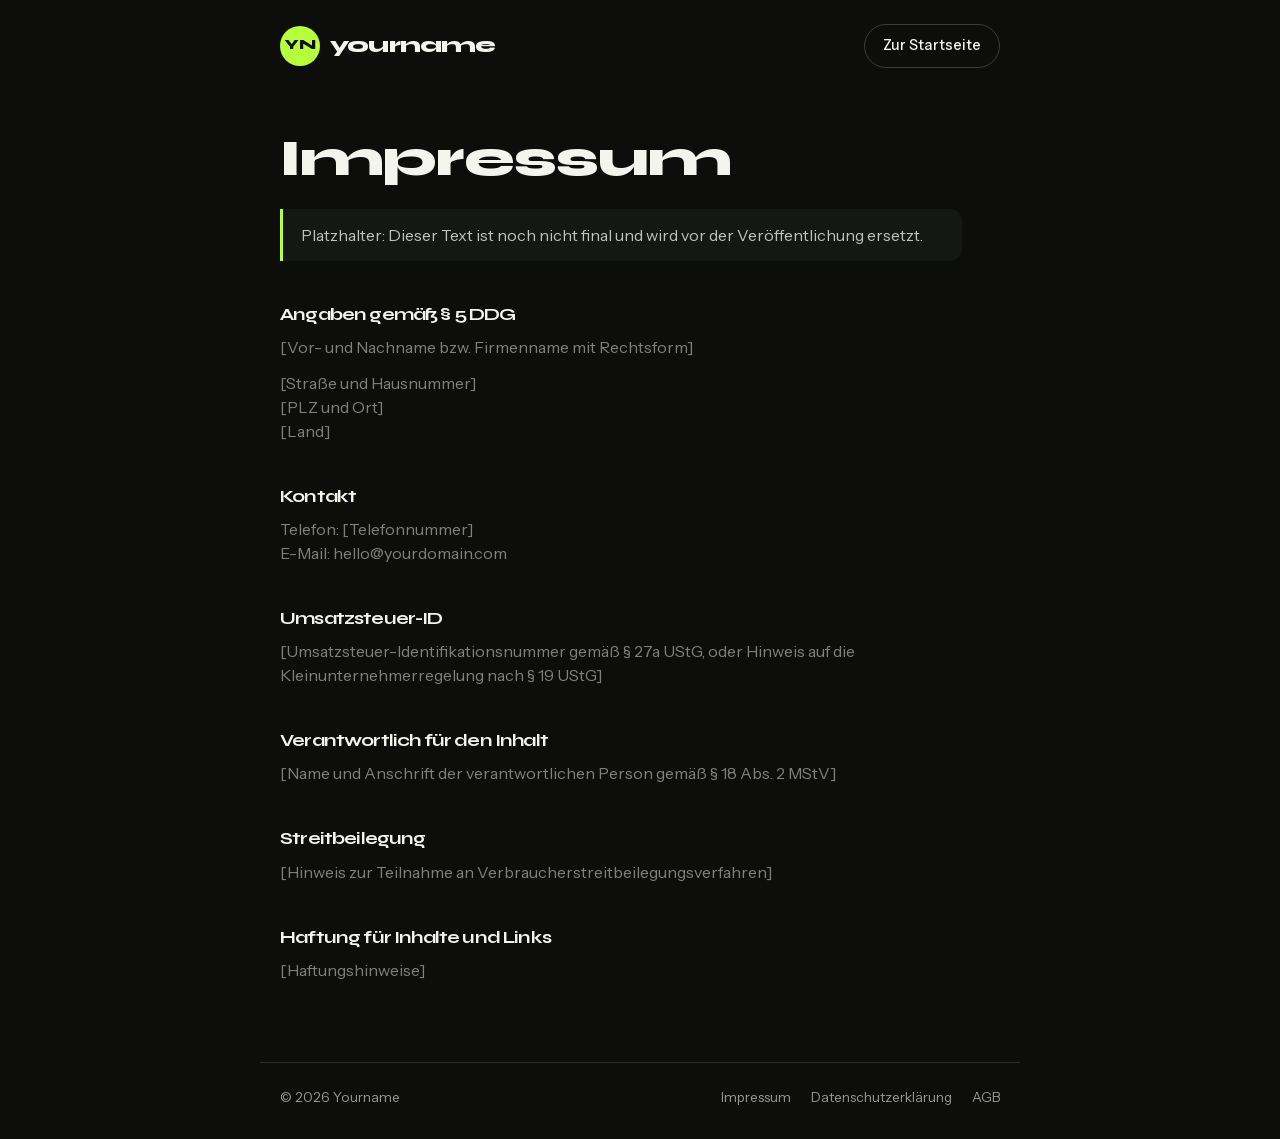
<file: impressum/index.html>
<!doctype html>
<!-- GENERATED by build.mjs from src/legal/. Do not edit. -->
<html lang="de">
  <head>
    <meta charset="UTF-8" />
    <meta name="viewport" content="width=device-width, initial-scale=1" />
    <meta name="theme-color" content="#0D0E0C" />
    <title>Impressum | Yourname</title>
    <meta name="robots" content="noindex, follow" />
    <link rel="canonical" href="https://ekremilkan.github.io/portfolio/impressum/" />
    <link rel="icon" href="../favicon.svg" type="image/svg+xml" />
    <link rel="stylesheet" href="../css/style.css" />
  </head>
  <body class="pg">
    <header class="pg-top">
      <a href="../" class="logo" aria-label="Startseite"
        ><span class="logo-mark">YN</span><span>yourname</span></a
      >
      <a href="../" class="pg-back">Zur Startseite</a>
    </header>
    <main class="pg-main">
      <h1>Impressum</h1>
      <p class="pg-note">Platzhalter: Dieser Text ist noch nicht final und wird vor der Veröffentlichung ersetzt.</p>
      <h2>Angaben gemäß § 5 DDG</h2>
<p class="ph">[Vor- und Nachname bzw. Firmenname mit Rechtsform]</p>
<p class="ph">[Straße und Hausnummer]<br />[PLZ und Ort]<br />[Land]</p>

<h2>Kontakt</h2>
<p class="ph">Telefon: [Telefonnummer]<br />E-Mail: hello@yourdomain.com</p>

<h2>Umsatzsteuer-ID</h2>
<p class="ph">
  [Umsatzsteuer-Identifikationsnummer gemäß § 27a UStG, oder Hinweis auf die
  Kleinunternehmerregelung nach § 19 UStG]
</p>

<h2>Verantwortlich für den Inhalt</h2>
<p class="ph">[Name und Anschrift der verantwortlichen Person gemäß § 18 Abs. 2 MStV]</p>

<h2>Streitbeilegung</h2>
<p class="ph">[Hinweis zur Teilnahme an Verbraucherstreitbeilegungsverfahren]</p>

<h2>Haftung für Inhalte und Links</h2>
<p class="ph">[Haftungshinweise]</p>
    </main>
    <footer class="pg-foot">
      <span>© 2026 Yourname</span>
      <nav aria-label="Rechtliches">
        <a href="../impressum/">Impressum</a>
        <a href="../datenschutz/">Datenschutzerklärung</a>
        <a href="../agb/">AGB</a>
      </nav>
    </footer>
  </body>
</html>
</file>
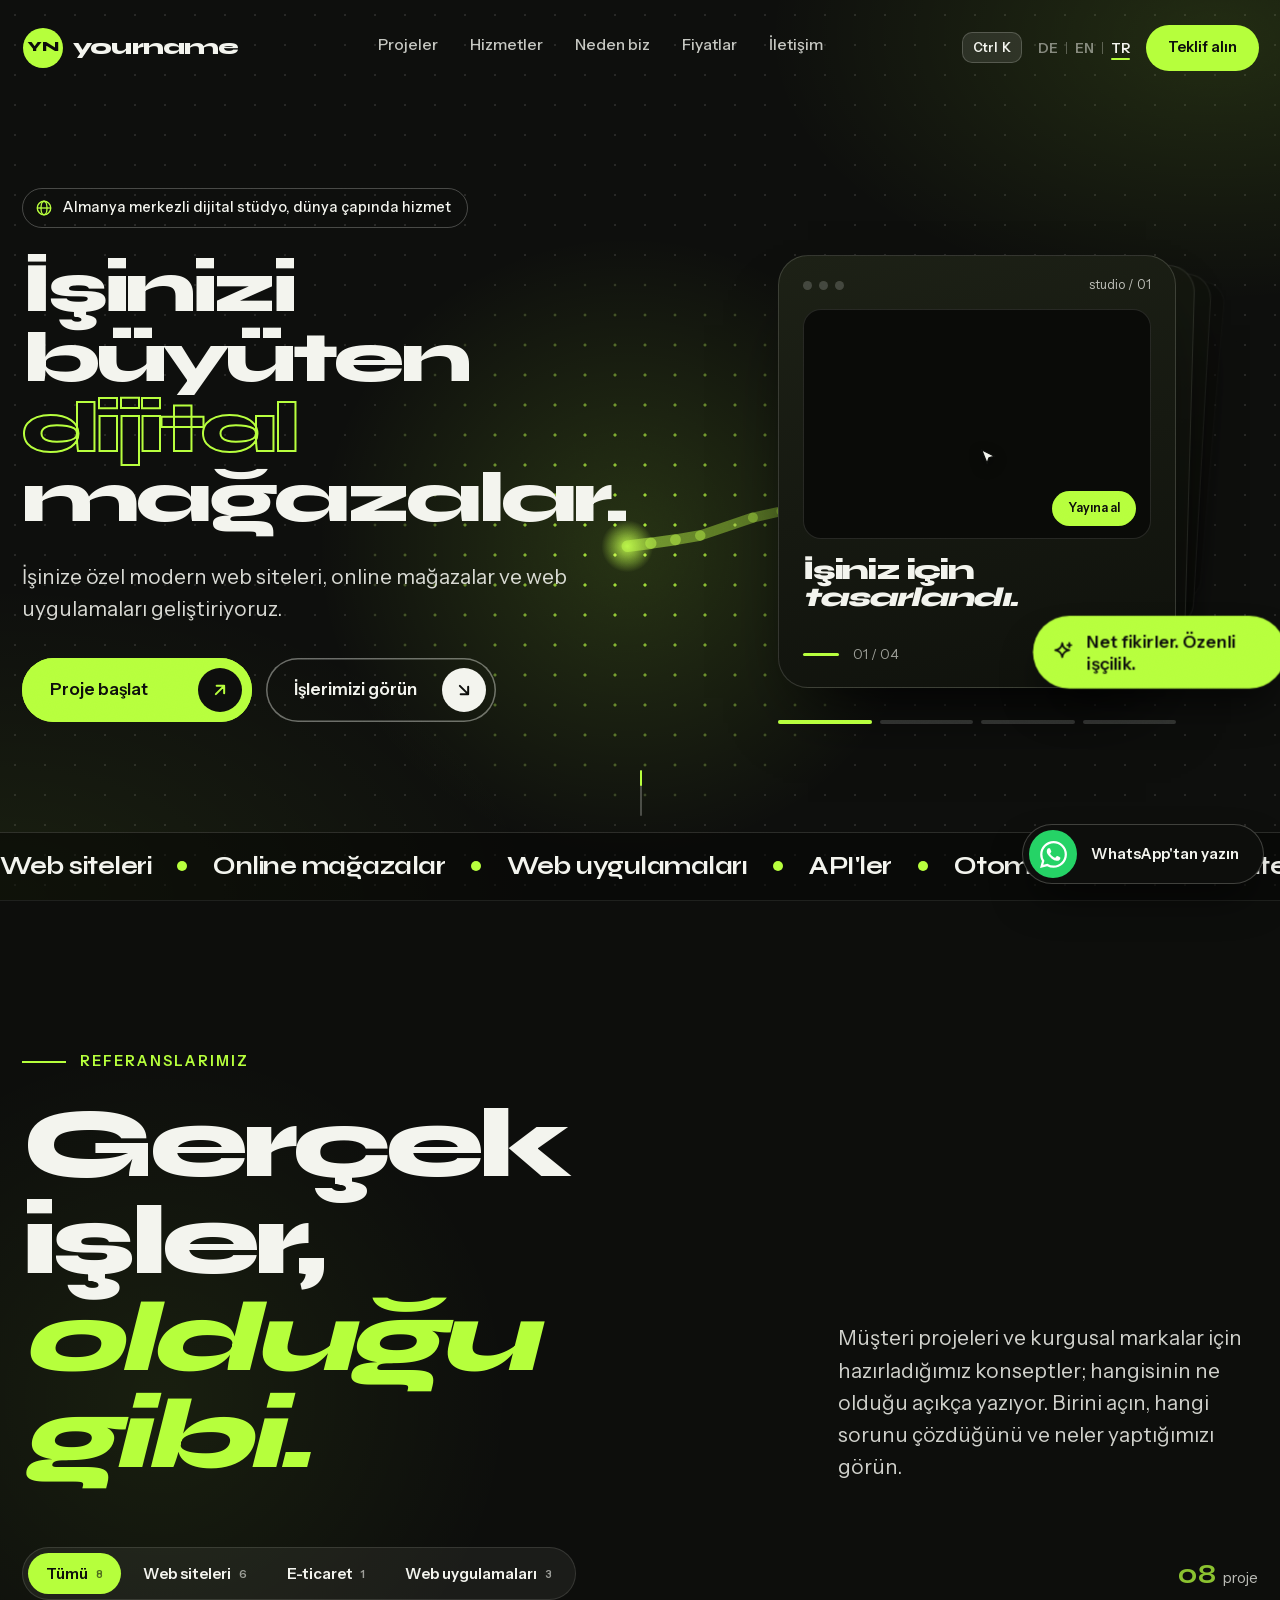
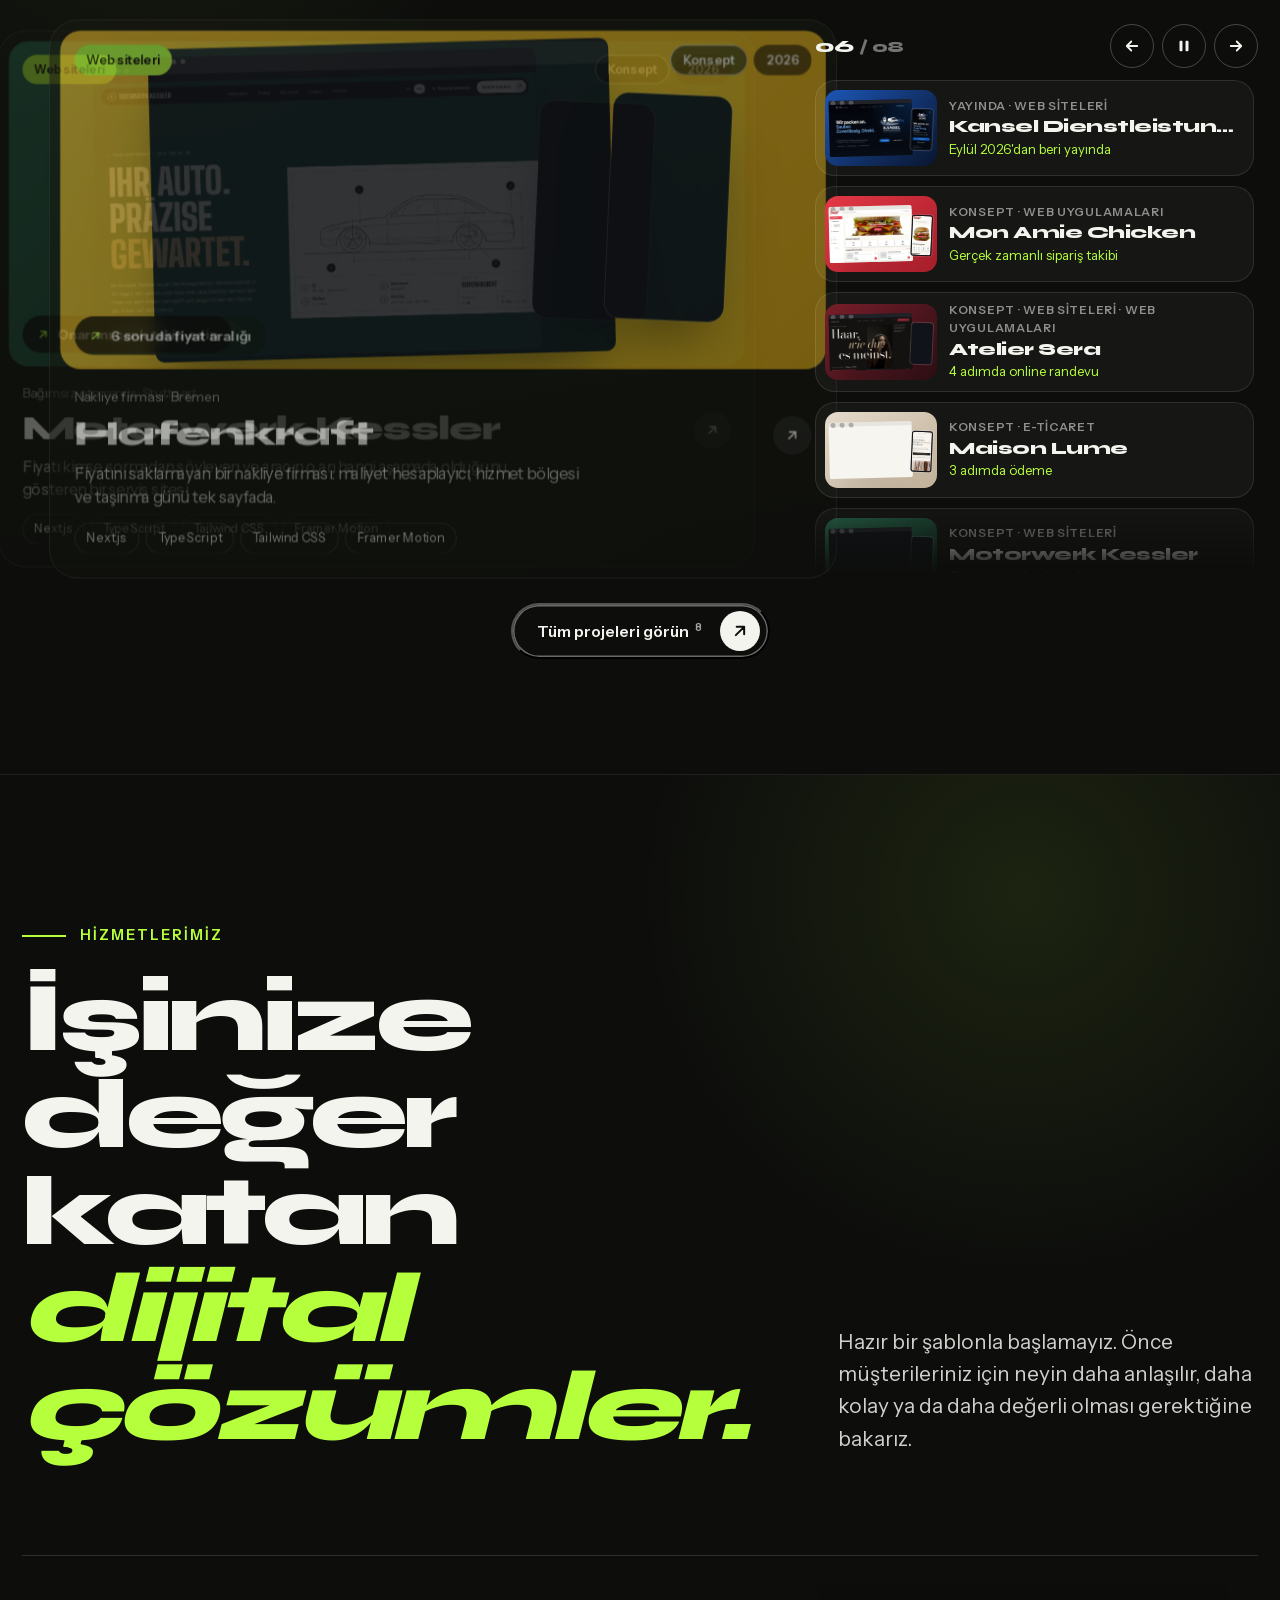
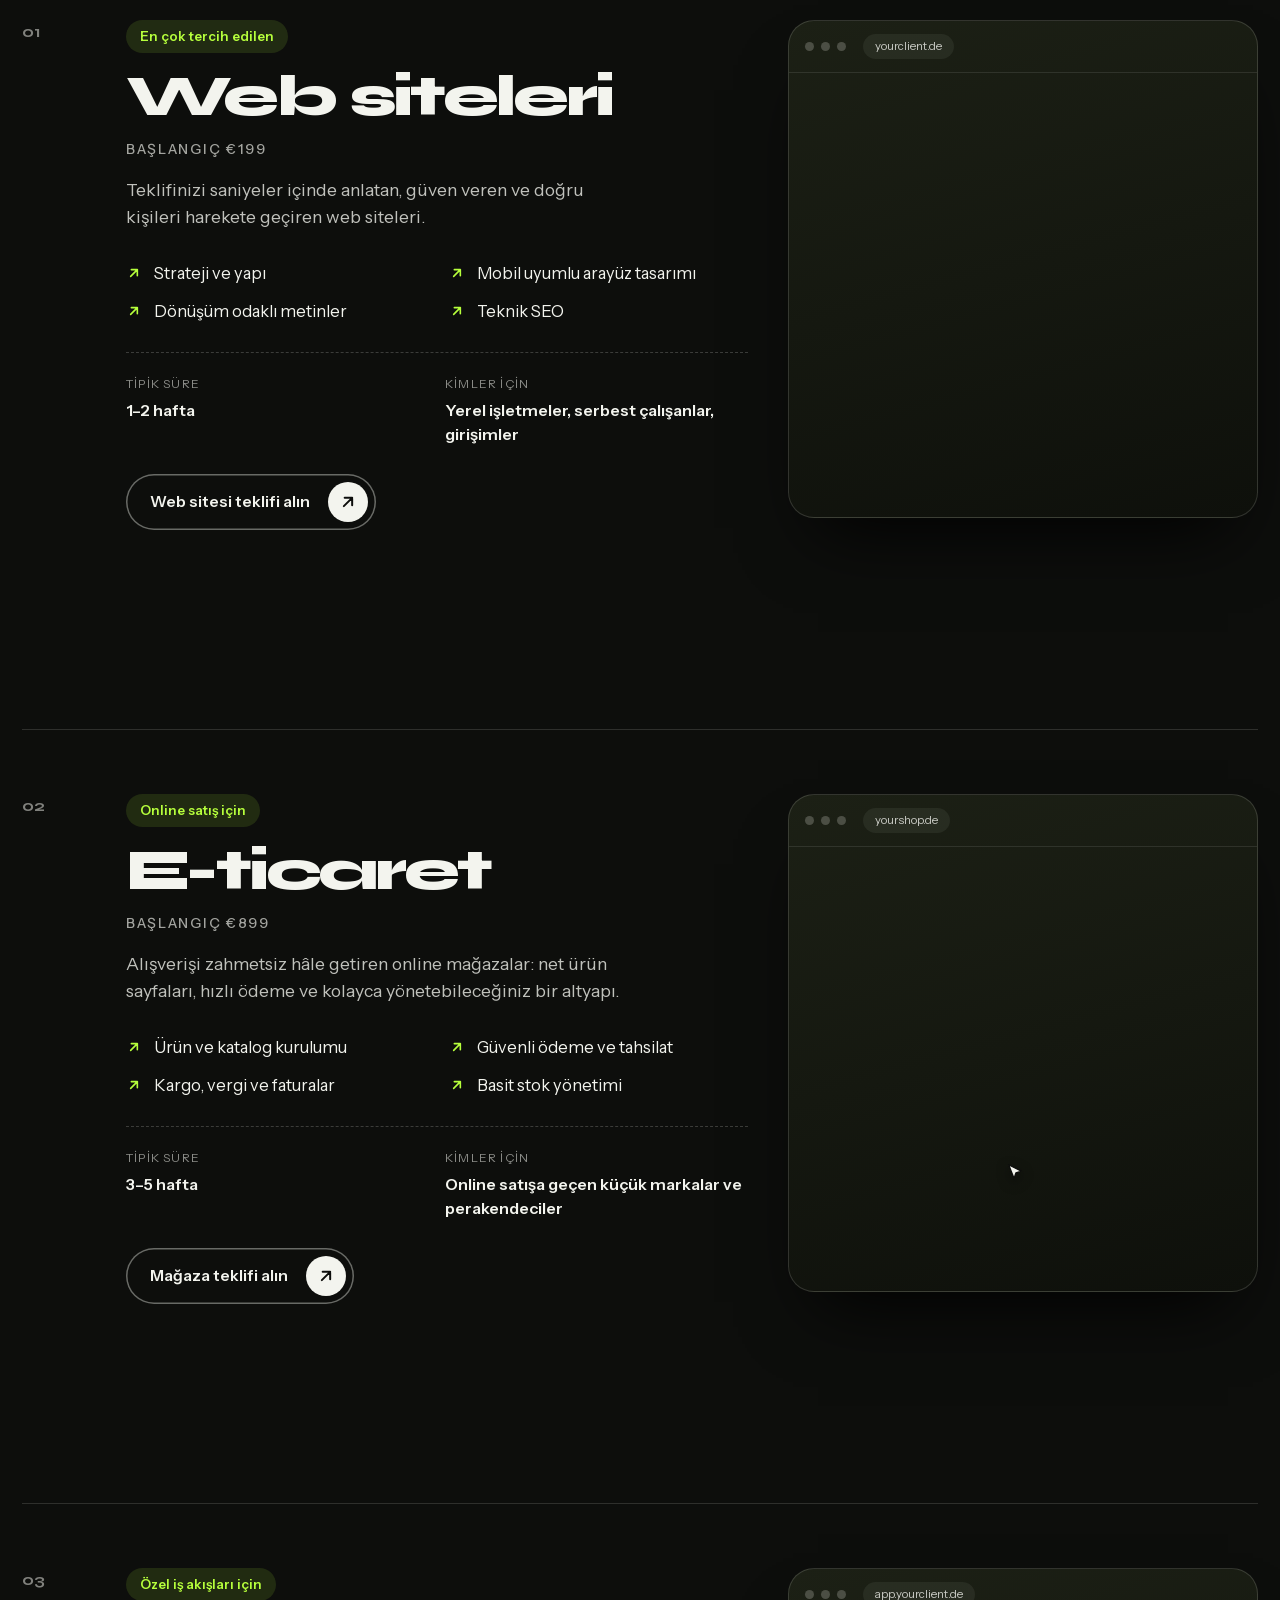
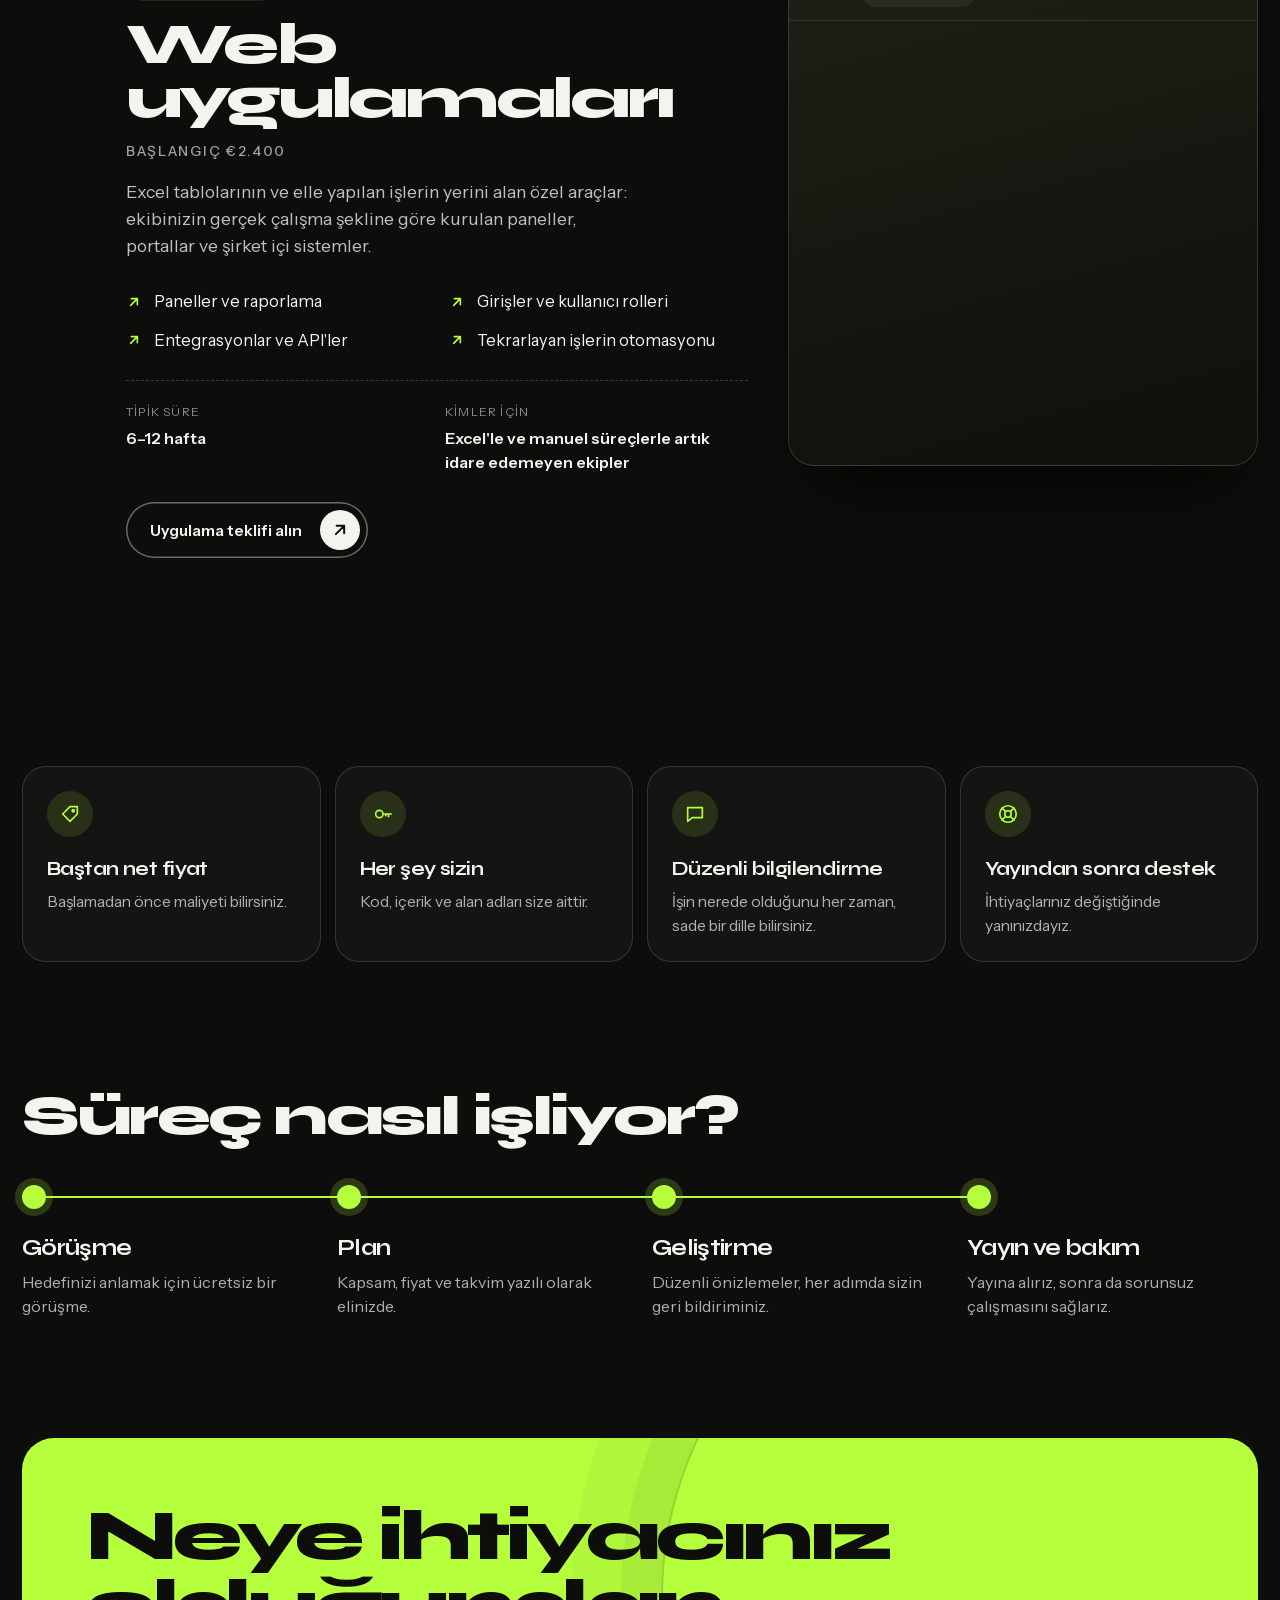
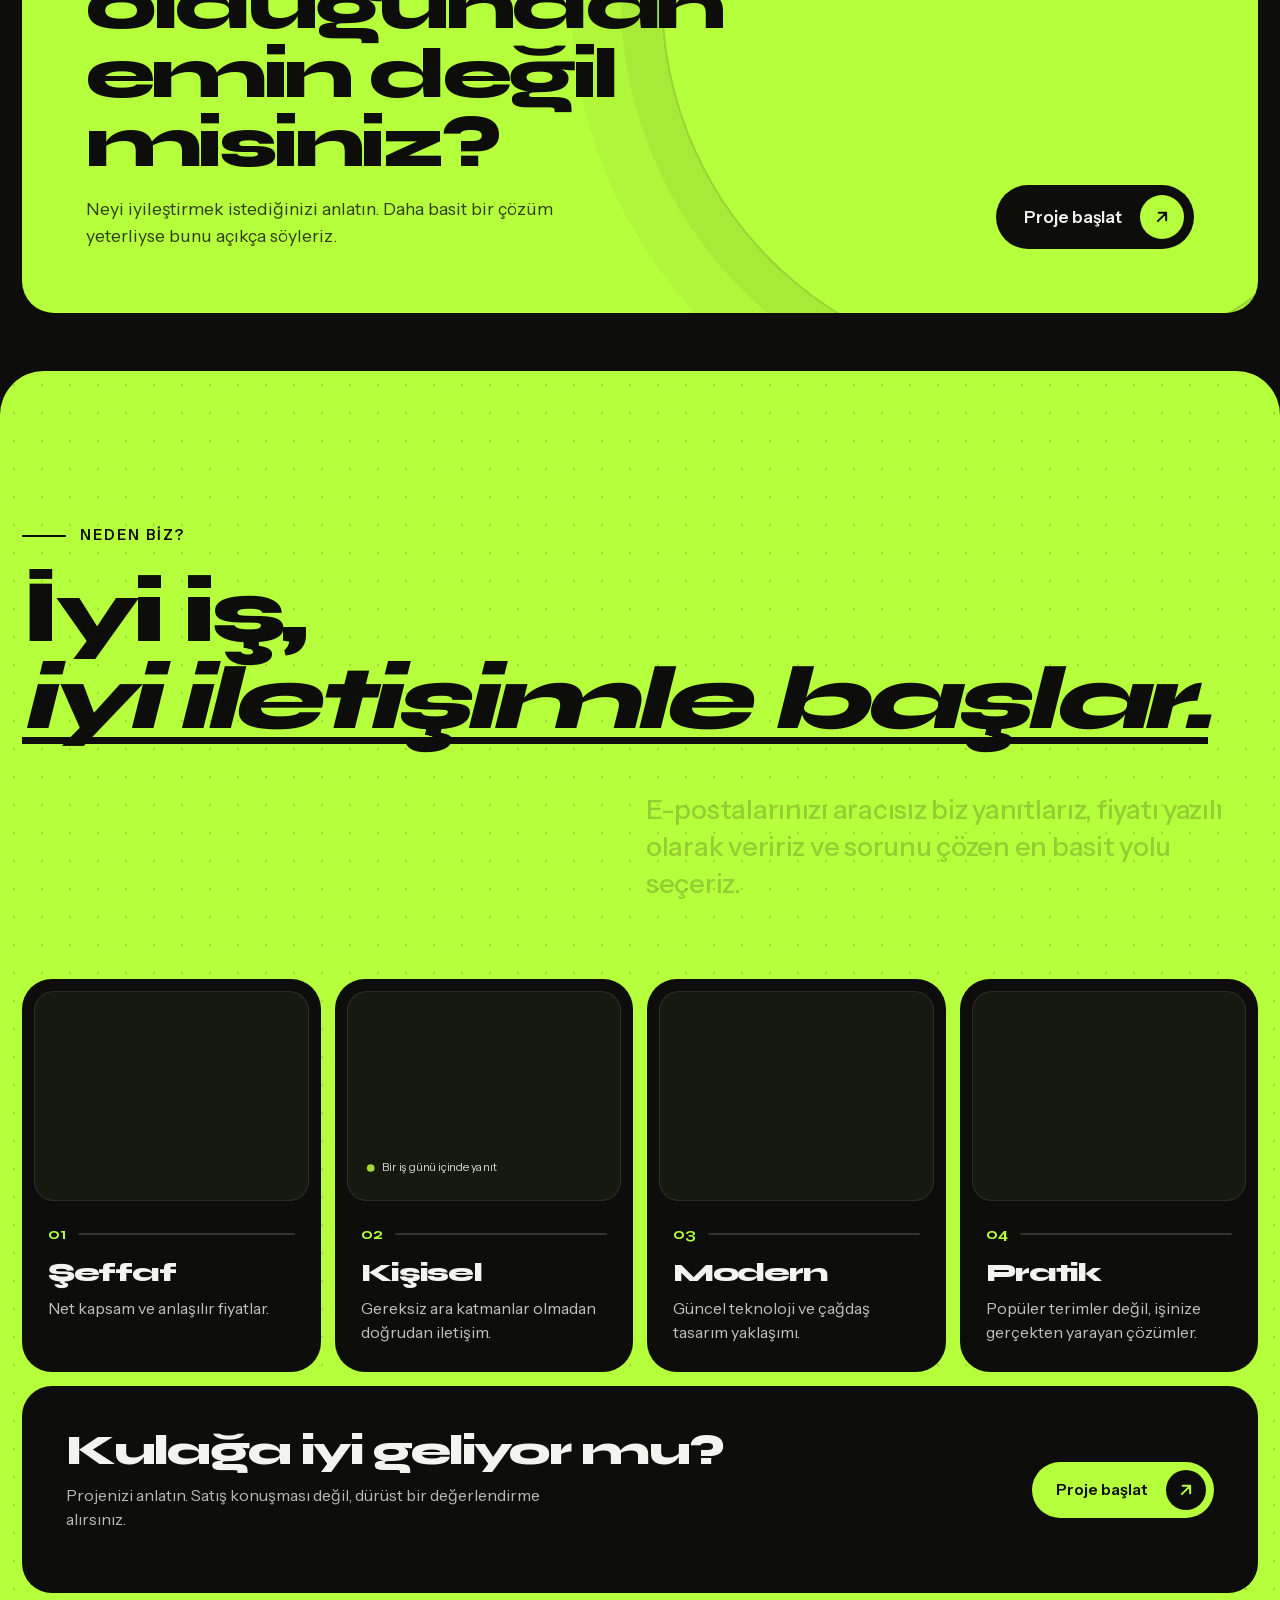
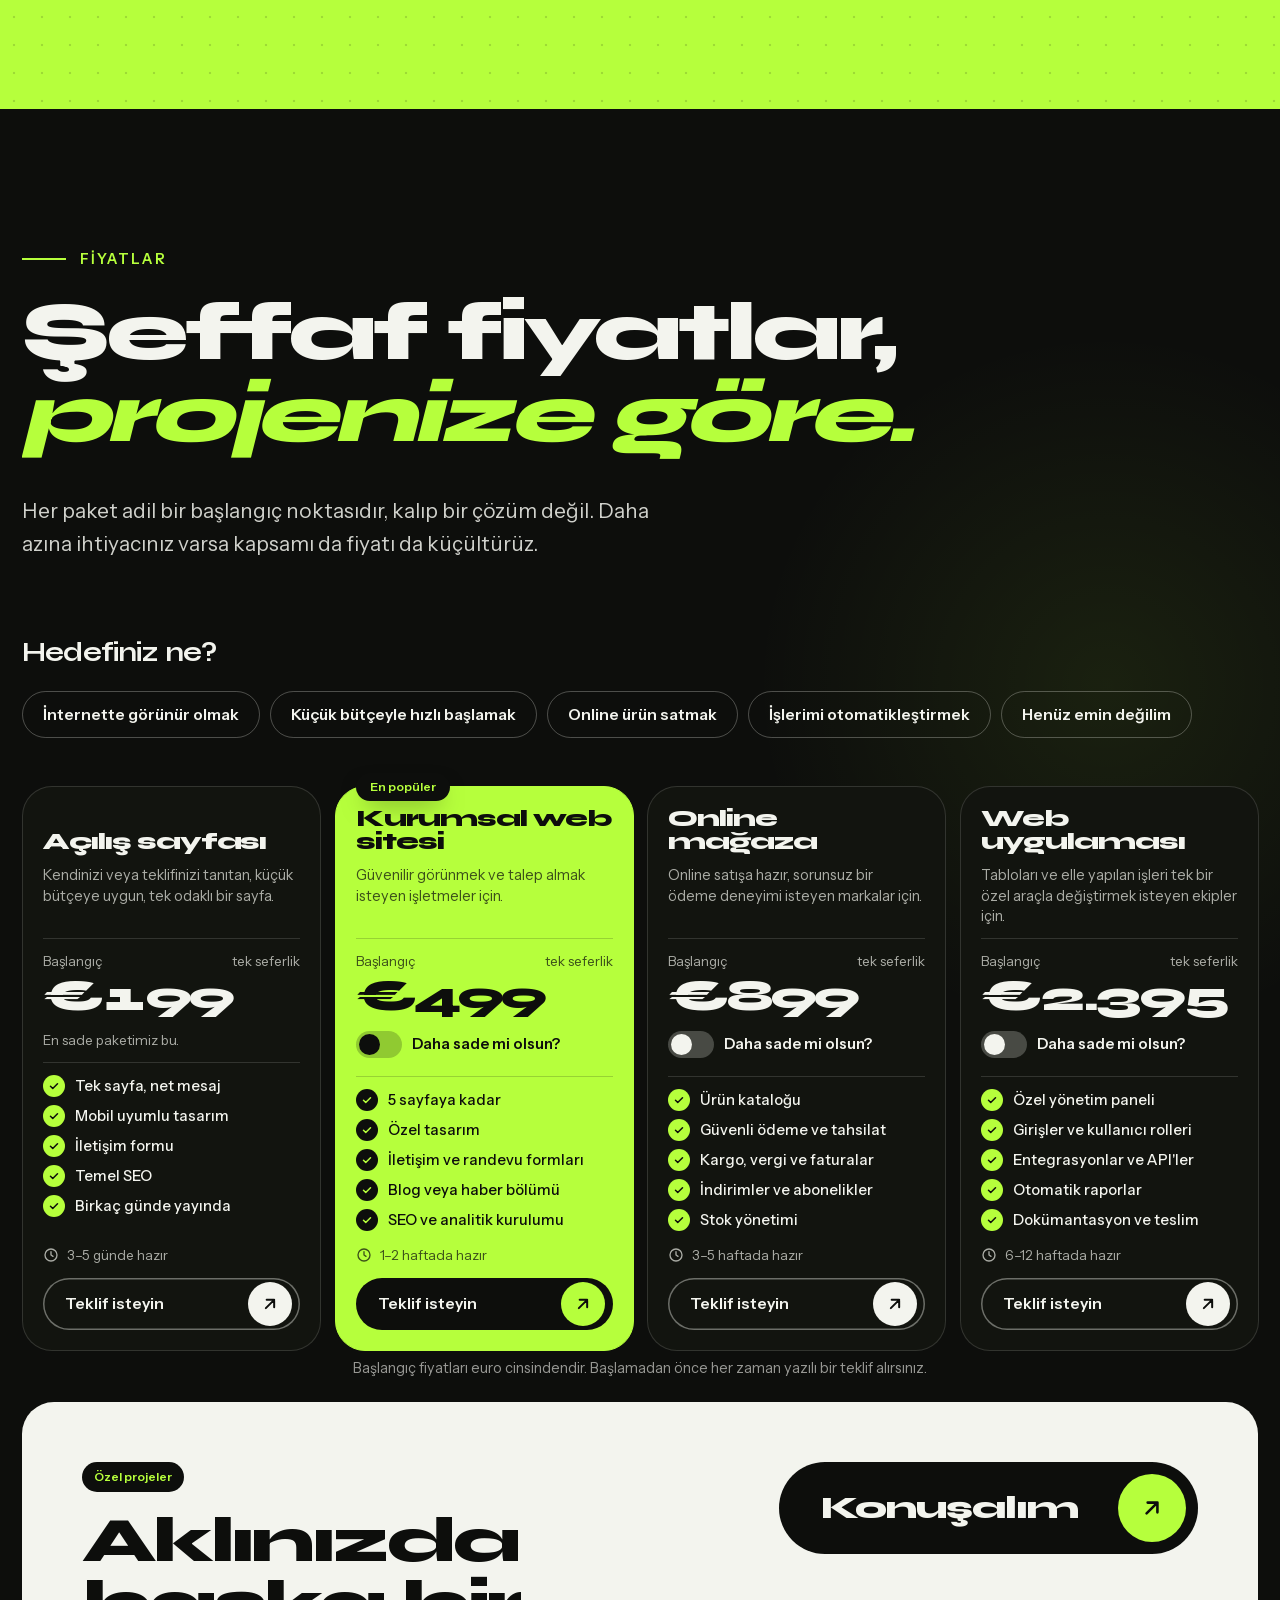
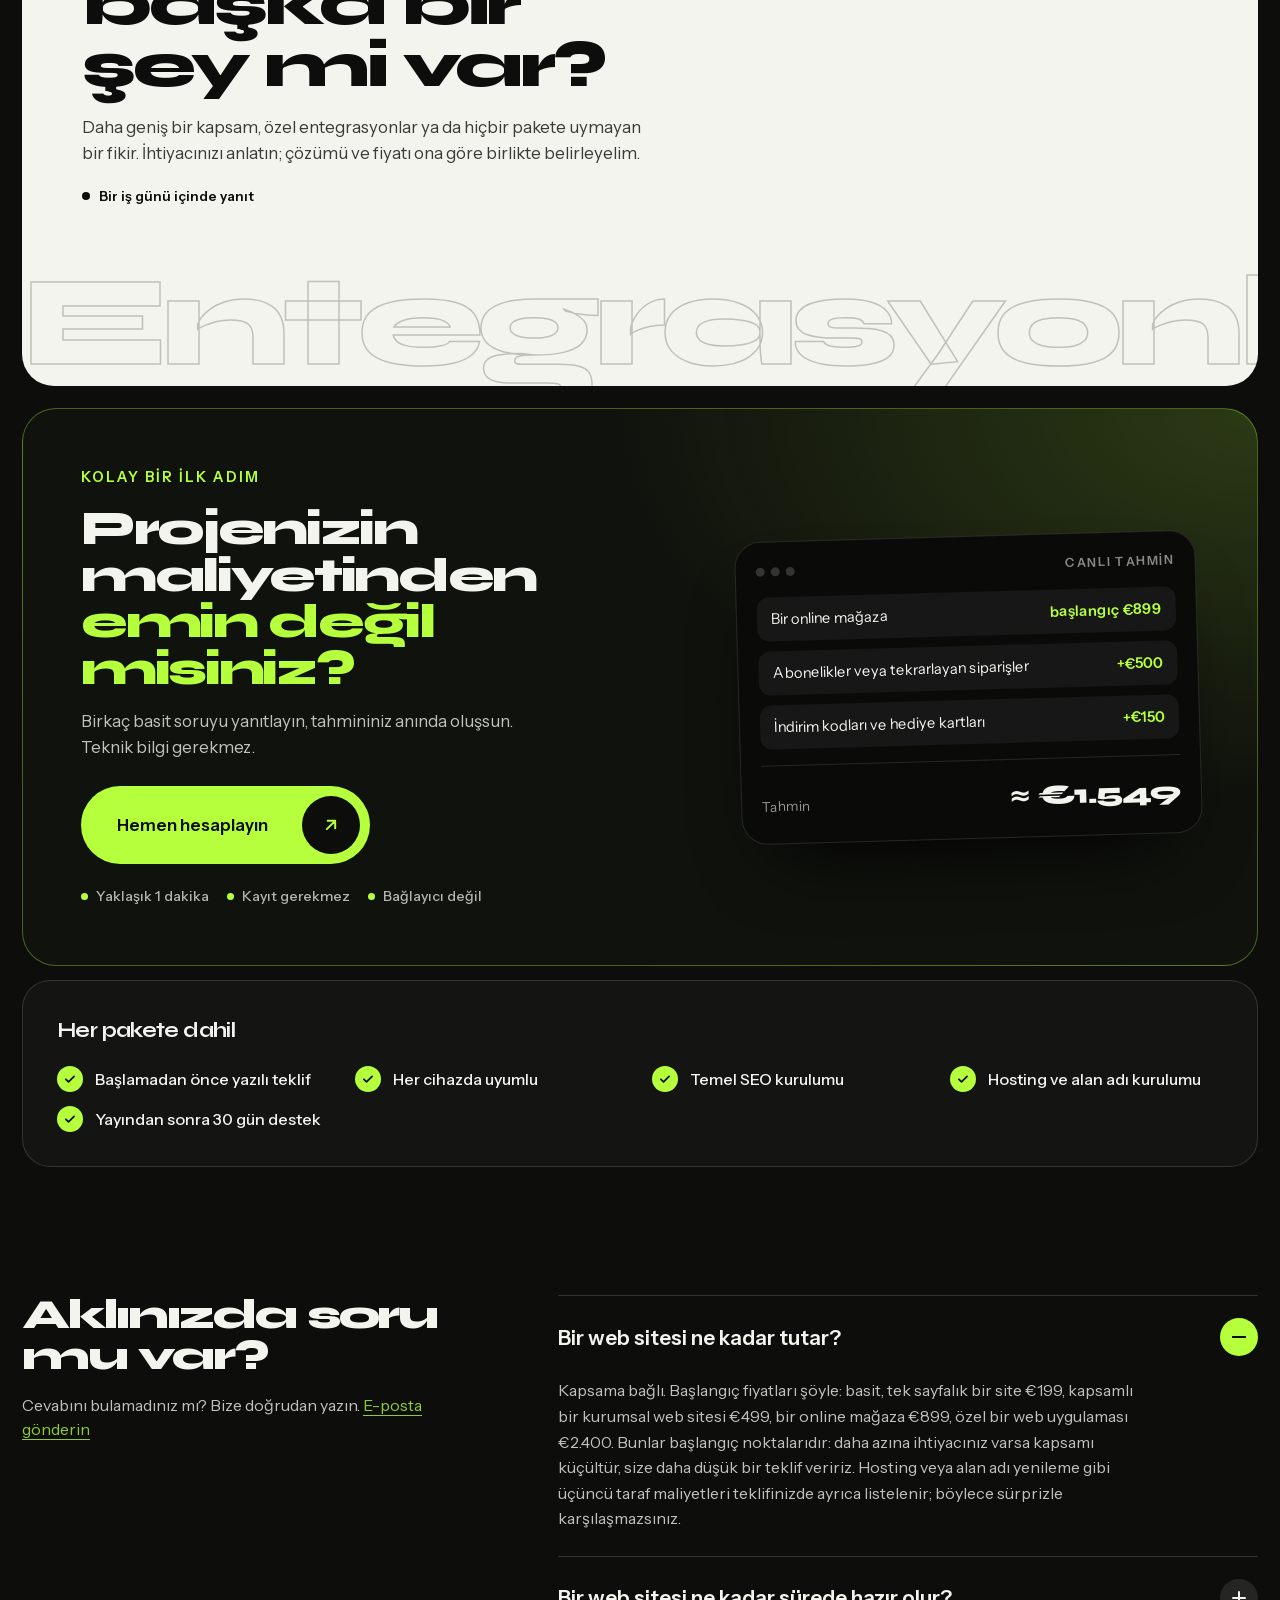
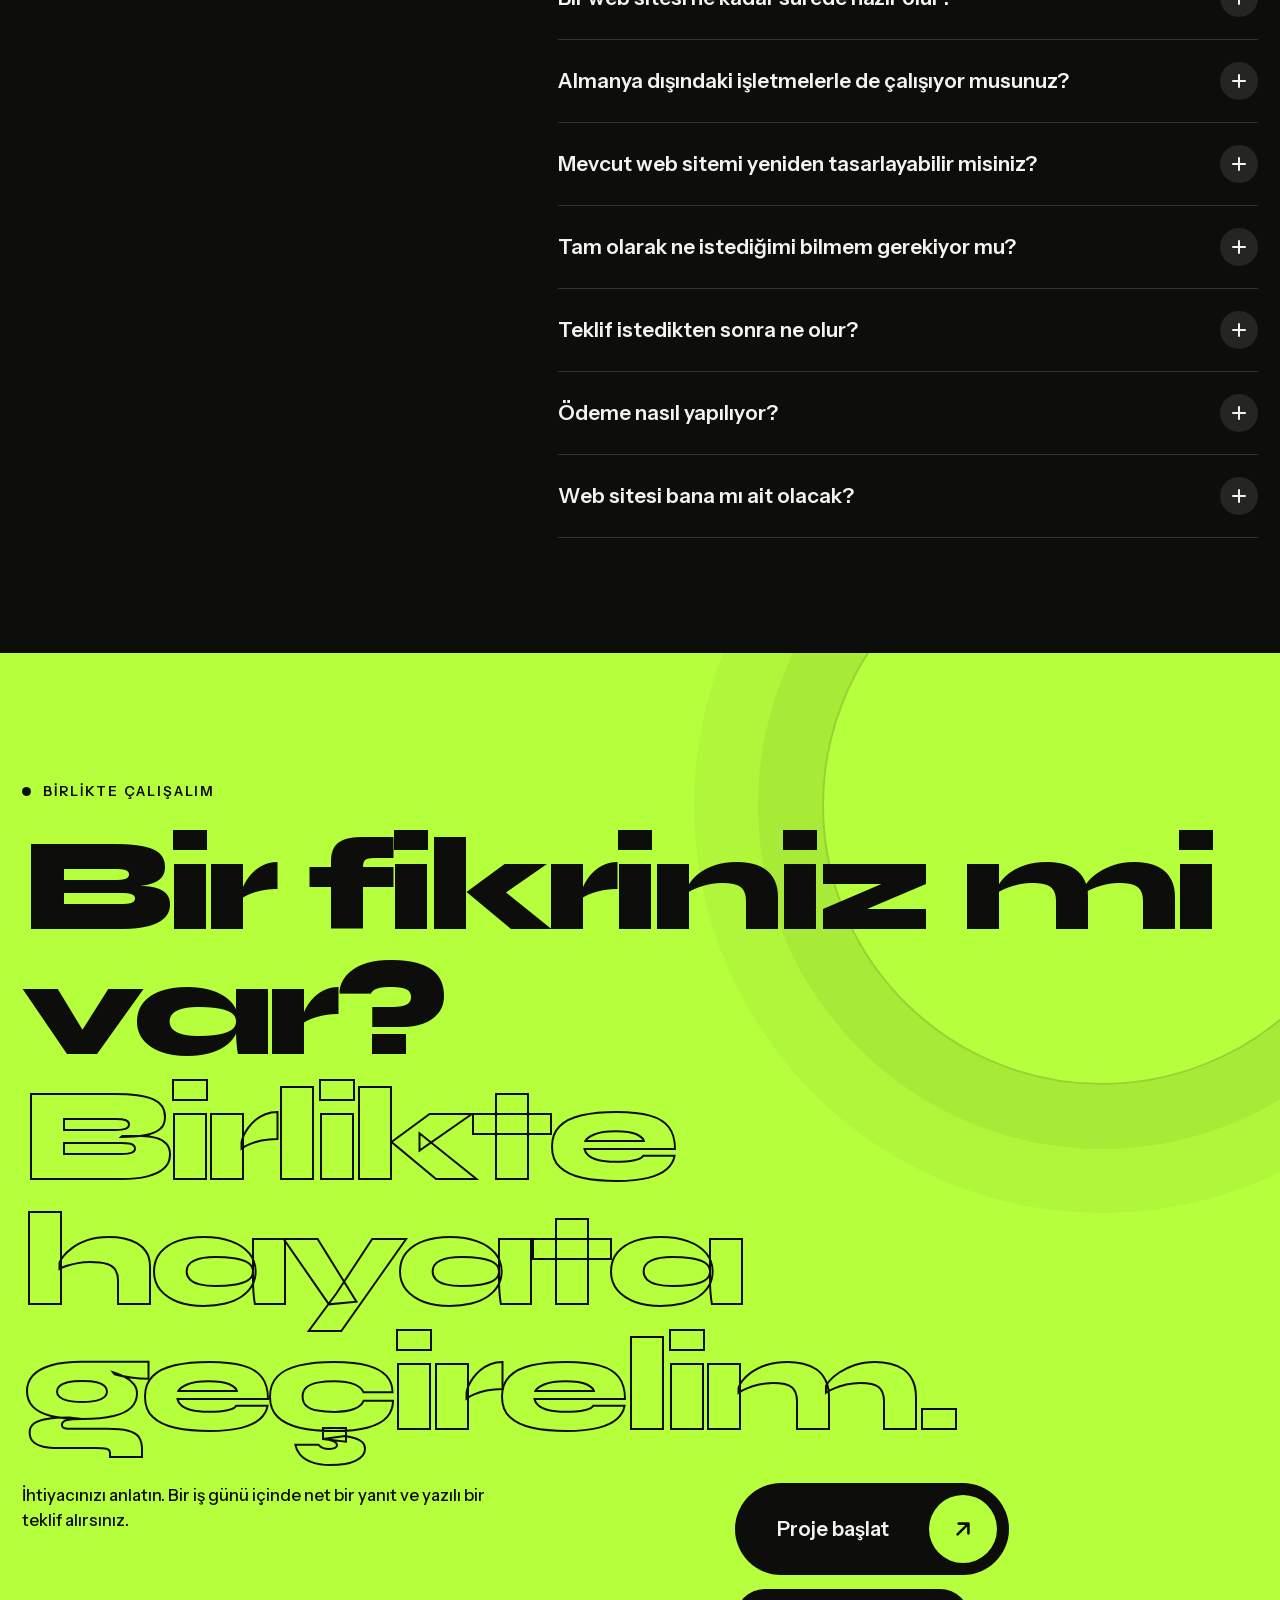
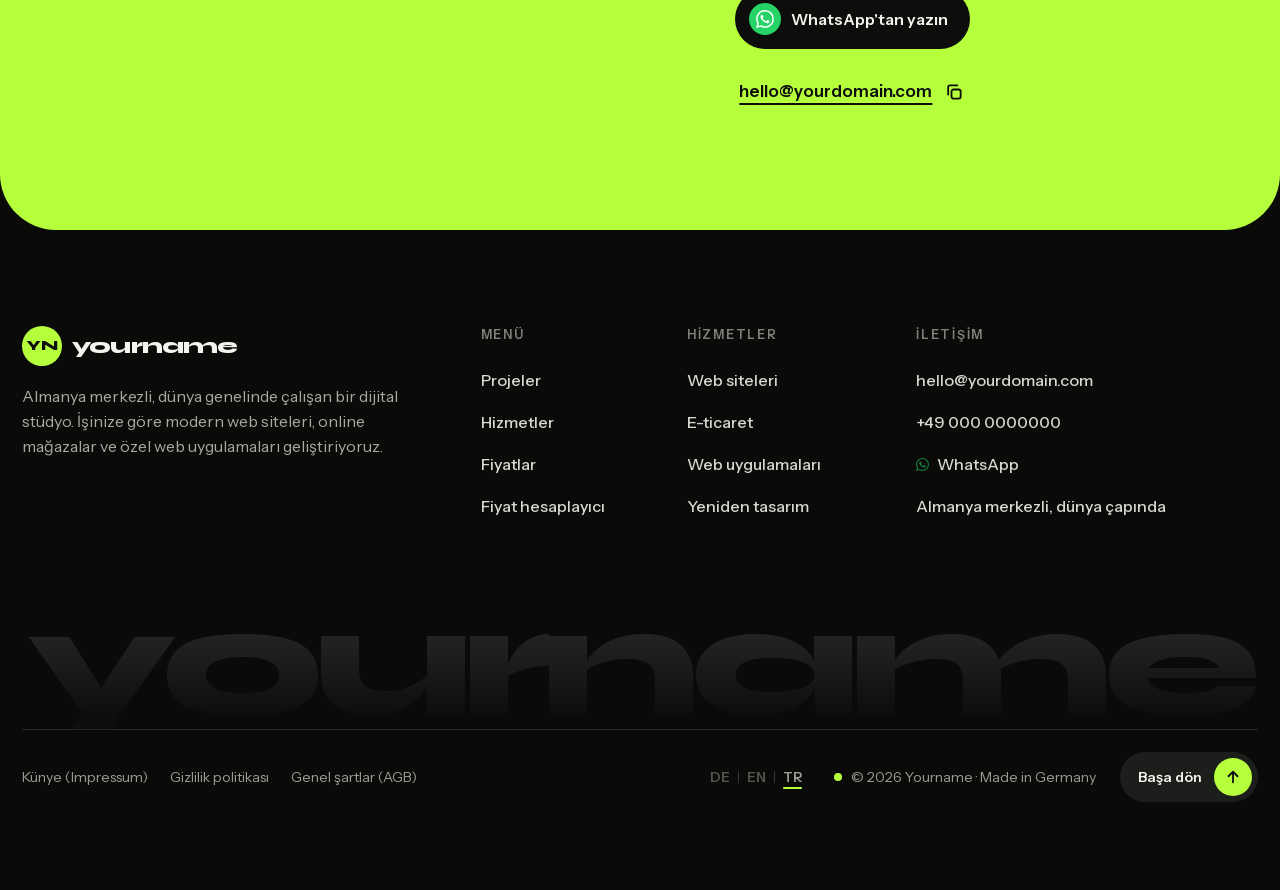
<file: tr/index.html>
<!doctype html>
<!-- GENERATED by build.mjs from src/index.html. Do not edit. -->
<html lang="tr" data-root="../">
  <head>
    <meta charset="UTF-8" />
    <meta
      name="viewport"
      content="width=device-width, initial-scale=1, viewport-fit=cover"
    />
    <meta name="theme-color" content="#0D0E0C" />
    <title>yourname – Web ve uygulamalar için dijital stüdyo</title>
    <meta name="description" content="Almanya merkezli, dünya genelinde çalışan dijital stüdyodan modern web siteleri, online mağazalar ve özel web uygulamaları." />
    <link rel="canonical" href="https://ekremilkan.github.io/portfolio/tr/" />
    <link rel="alternate" hreflang="de" href="https://ekremilkan.github.io/portfolio/" />
    <link rel="alternate" hreflang="en" href="https://ekremilkan.github.io/portfolio/en/" />
    <link rel="alternate" hreflang="tr" href="https://ekremilkan.github.io/portfolio/tr/" />
    <link rel="alternate" hreflang="x-default" href="https://ekremilkan.github.io/portfolio/" />
    <link rel="icon" href="../favicon.svg" type="image/svg+xml" />
    <meta property="og:type" content="website" />
    <meta property="og:site_name" content="Yourname" />
    <meta property="og:title" content="yourname – Web ve uygulamalar için dijital stüdyo" />
    <meta property="og:description" content="Almanya merkezli, dünya genelinde çalışan dijital stüdyodan modern web siteleri, online mağazalar ve özel web uygulamaları." />
    <meta property="og:url" content="https://ekremilkan.github.io/portfolio/tr/" />
    <meta property="og:image" content="https://ekremilkan.github.io/portfolio/og.png" />
    <meta property="og:image:width" content="1200" />
    <meta property="og:image:height" content="630" />
    <meta property="og:locale" content="tr_TR" />
    <meta property="og:locale:alternate" content="de_DE" />
    <meta property="og:locale:alternate" content="en_US" />
    <meta name="twitter:card" content="summary_large_image" />
    <script type="application/ld+json">
{
  "@context": "https://schema.org",
  "@graph": [
    {
      "@type": "Organization",
      "@id": "https://ekremilkan.github.io/portfolio/#org",
      "name": "Yourname",
      "url": "https://ekremilkan.github.io/portfolio/",
      "description": "Website erstellen lassen: modernes Webdesign, Onlineshops und individuelle Webanwendungen vom Digitalstudio aus Deutschland. Festpreis und schriftliches Angebot.",
      "image": "https://ekremilkan.github.io/portfolio/og.png",
      "email": "hello@yourdomain.com",
      "areaServed": {
        "@type": "Country",
        "name": "Germany"
      },
      "knowsLanguage": [
        "de",
        "en",
        "tr"
      ]
    },
    {
      "@type": "WebSite",
      "@id": "https://ekremilkan.github.io/portfolio/#website",
      "url": "https://ekremilkan.github.io/portfolio/",
      "name": "Yourname",
      "inLanguage": [
        "de",
        "en",
        "tr"
      ],
      "publisher": {
        "@id": "https://ekremilkan.github.io/portfolio/#org"
      }
    },
    {
      "@type": "WebPage",
      "@id": "https://ekremilkan.github.io/portfolio/tr/#page",
      "url": "https://ekremilkan.github.io/portfolio/tr/",
      "name": "yourname – Web ve uygulamalar için dijital stüdyo",
      "description": "Almanya merkezli, dünya genelinde çalışan dijital stüdyodan modern web siteleri, online mağazalar ve özel web uygulamaları.",
      "inLanguage": "tr",
      "isPartOf": {
        "@id": "https://ekremilkan.github.io/portfolio/#website"
      },
      "about": {
        "@id": "https://ekremilkan.github.io/portfolio/#org"
      }
    },
    {
      "@type": "FAQPage",
      "@id": "https://ekremilkan.github.io/portfolio/tr/#faq",
      "inLanguage": "tr",
      "mainEntity": [
        {
          "@type": "Question",
          "name": "Bir web sitesi ne kadar tutar?",
          "acceptedAnswer": {
            "@type": "Answer",
            "text": "Kapsama bağlı. Başlangıç fiyatları şöyle: basit, tek sayfalık bir site €199, kapsamlı bir kurumsal web sitesi €499, bir online mağaza €899, özel bir web uygulaması €2.400. Bunlar başlangıç noktalarıdır: daha azına ihtiyacınız varsa kapsamı küçültür, size daha düşük bir teklif veririz. Hosting veya alan adı yenileme gibi üçüncü taraf maliyetleri teklifinizde ayrıca listelenir; böylece sürprizle karşılaşmazsınız."
          }
        },
        {
          "@type": "Question",
          "name": "Bir web sitesi ne kadar sürede hazır olur?",
          "acceptedAnswer": {
            "@type": "Answer",
            "text": "Basit bir site genellikle 3 ila 5 günde, kapsamlı bir kurumsal web sitesi 1 ila 2 haftada, bir online mağaza 3 ila 5 haftada yayına girer. Web uygulamaları daha uzun sürer, çoğunlukla 6 ila 12 hafta. Başlamadan önce somut bir zaman planını yazılı olarak alırsınız."
          }
        },
        {
          "@type": "Question",
          "name": "Almanya dışındaki işletmelerle de çalışıyor musunuz?",
          "acceptedAnswer": {
            "@type": "Answer",
            "text": "Evet. Almanya'dayız ve dünyanın her yerinden müşterilerle çalışıyoruz. Görüşmeler online yapılır, İngilizce veya Almanca çalışırız ve her şey uzaktan yürütülür; bulunduğunuz yer fark etmez."
          }
        },
        {
          "@type": "Question",
          "name": "Mevcut web sitemi yeniden tasarlayabilir misiniz?",
          "acceptedAnswer": {
            "@type": "Answer",
            "text": "Elbette. Bugün neyin işe yaradığına bakar, korumaya değer içerikleri ve sıralamaları korur, gerisini daha hızlı, daha net ve mobilde daha kolay kullanılır hâle getirerek yeniden kurarız. Bağlantıyı bize gönderin, neyi değiştirmeye değdiğini dürüstçe söyleyelim."
          }
        },
        {
          "@type": "Question",
          "name": "Tam olarak ne istediğimi bilmem gerekiyor mu?",
          "acceptedAnswer": {
            "@type": "Answer",
            "text": "Hayır. Çoğu müşteri bir planla değil, bir sorunla gelir: “Daha fazla talep almalıyım” ya da “Mağazam kullanışsız” gibi. İlk görüşmede neye ihtiyacınız olduğunu, neyin bekleyebileceğini ve bunun ne kadar tutması gerektiğini birlikte netleştiririz. Daha basit bir seçenek yeterliyse bunu söyleriz."
          }
        },
        {
          "@type": "Question",
          "name": "Teklif istedikten sonra ne olur?",
          "acceptedAnswer": {
            "@type": "Answer",
            "text": "Bir iş günü içinde yanıt veririz. Genellikle hedefinizi anlamak için kısa bir görüşme yaparız, ardından kapsamı, fiyatı ve zaman planını içeren yazılı bir teklif alırsınız. Hiçbir yükümlülük yoktur; devam edip etmemeye siz karar verirsiniz."
          }
        },
        {
          "@type": "Question",
          "name": "Ödeme nasıl yapılıyor?",
          "acceptedAnswer": {
            "@type": "Answer",
            "text": "Genellikle yarısı başlangıçta, yarısı yayına alırken. Büyük projelerde ödemeleri aşamalara böleriz. Hepsi teklifinizde yazılıdır."
          }
        },
        {
          "@type": "Question",
          "name": "Web sitesi bana mı ait olacak?",
          "acceptedAnswer": {
            "@type": "Answer",
            "text": "Evet. Kod, içerik ve alan adı size aittir. Hiçbir zaman bize bağımlı kalmazsınız."
          }
        }
      ]
    }
  ]
}
    </script>
    <script>
      /* one page per language: js/app.js reads the language of this page */
      window.I18N = {
        langs: ["de", "en", "tr"],
        lang: document.documentElement.lang,
      };
    </script>
    <link
      rel="preload"
      href="../fonts/instrument-sans-latin.woff2"
      as="font"
      type="font/woff2"
      crossorigin
    />
    <link
      rel="preload"
      href="../fonts/syne-latin.woff2"
      as="font"
      type="font/woff2"
      crossorigin
    />
    <link rel="stylesheet" href="../css/style.css" />
  </head>
  <body>
    <a class="skip" href="#top" data-i18n="skip">İçeriğe geç</a>
    <noscript
      ><p class="nojs" data-i18n="nojs">Bu sayfadaki projeler, fiyatlar ve hesaplayıcı JavaScript gerektirir. Lütfen tarayıcınızda etkinleştirin.</p></noscript
    >
    <div class="pre" id="pre" aria-hidden="true">
      <div class="pre-num" id="preNum">0</div>
      <div class="pre-bar"><i></i></div>
      <div class="pre-row">
        <span>yourname</span><span>Digital studio</span>
      </div>
    </div>
    <script>
      try {
        if (sessionStorage.getItem("pre")) {
          document.getElementById("pre").remove();
        } else {
          document.documentElement.classList.add("pre-on");
        }
      } catch (e) {}
    </script>

    <header class="nav-wrap" id="navWrap">
      <nav class="nav" aria-label="Ana menü" data-i18n-al="al_main">
        <div class="brand">
          <a href="#top" class="logo" aria-label="Ana sayfa" data-i18n-al="al_home">
            <span class="logo-mark">YN</span
            ><span class="logo-text">yourname</span>
          </a>
        </div>

        <ul class="links" id="links">
          <li>
            <a href="#work"
              ><span class="roll" data-t="Projeler"
                ><span data-i18n="work">Projeler</span></span
              ></a
            >
          </li>
          <li>
            <a href="#services"
              ><span class="roll" data-t="Hizmetler"
                ><span data-i18n="services">Hizmetler</span></span
              ></a
            >
          </li>
          <li>
            <a href="#why"
              ><span class="roll" data-t="Neden biz"
                ><span data-i18n="why">Neden biz</span></span
              ></a
            >
          </li>
          <li>
            <a href="#pricing"
              ><span class="roll" data-t="Fiyatlar"
                ><span data-i18n="pricing">Fiyatlar</span></span
              ></a
            >
          </li>
          <li>
            <a href="#contact"
              ><span class="roll" data-t="İletişim"
                ><span data-i18n="contact">İletişim</span></span
              ></a
            >
          </li>
        </ul>

        <div class="right">
          <button
            class="kbd"
            id="kbd"
            type="button"
            aria-label="Komut menüsünü aç"
            data-i18n-al="al_kbd"
          >
            <span id="kbdKey">Ctrl</span>K
          </button>
          <!-- Language switch (DE / EN / TR): each button opens the page of that language. -->
          <div
            class="lang"
            role="group"
            aria-label="Dil"
            data-i18n-al="lang_g"
          >
            <button
              type="button"
              data-set="de"
              lang="de"
              aria-label="Deutsch"
              aria-pressed="false"
            >
              DE</button
            ><i></i
            ><button
              type="button"
              data-set="en"
              lang="en"
              aria-label="English"
              aria-pressed="false"
            >
              EN</button
            ><i></i
            ><button
              type="button"
              data-set="tr"
              lang="tr"
              aria-label="Türkçe"
              aria-pressed="true"
            >
              TR
            </button>
          </div>
          <a class="cta cta-bar" href="#pricing" data-magnet>
            <span class="fill"></span
            ><span class="roll" data-t="Teklif alın"
              ><span data-i18n="cta" data-i18n-m="cta_m"
                >Teklif alın</span
              ></span
            >
          </a>
          <!-- Phones: language + menu share one capsule (utilities), the CTA stands alone -->
          <div class="ctl">
            <!-- current language, opens a small picker -->
            <div class="lang-m">
              <button
                class="lang-mb"
                id="langMB"
                type="button"
                aria-expanded="false"
                aria-controls="langPop"
                aria-label="Language: English"
              >
                <span id="langMT">EN</span>
              </button>
              <div
                class="lang-pop"
                id="langPop"
                role="group"
                aria-label="Dil"
                data-i18n-al="lang_g"
                hidden
              >
                <button
                  type="button"
                  data-set="de"
                  lang="de"
                  aria-pressed="false"
                >
                  Deutsch</button
                ><button
                  type="button"
                  data-set="en"
                  lang="en"
                  aria-pressed="false"
                >
                  English</button
                ><button
                  type="button"
                  data-set="tr"
                  lang="tr"
                  aria-pressed="true"
                >
                  Türkçe
                </button>
              </div>
            </div>
            <button
              class="burger"
              id="burger"
              aria-label="Menü"
              data-i18n-al="al_menu"
              aria-expanded="false"
              aria-controls="menu"
            >
              <span></span><span></span>
            </button>
          </div>
        </div>
      </nav>

      <div class="menu" id="menu" inert>
        <nav aria-label="Mobil menü" data-i18n-al="al_mobile">
          <ul>
            <li>
              <a href="#work"
                ><span class="mask"
                  ><span style="--i: 0" data-i18n="work">Projeler</span></span
                ></a
              >
            </li>
            <li>
              <a href="#services"
                ><span class="mask"
                  ><span style="--i: 1" data-i18n="services"
                    >Hizmetler</span
                  ></span
                ></a
              >
            </li>
            <li>
              <a href="#why"
                ><span class="mask"
                  ><span style="--i: 2" data-i18n="why">Neden biz</span></span
                ></a
              >
            </li>
            <li>
              <a href="#pricing"
                ><span class="mask"
                  ><span style="--i: 3" data-i18n="pricing">Fiyatlar</span></span
                ></a
              >
            </li>
            <li>
              <a href="#contact"
                ><span class="mask"
                  ><span style="--i: 4" data-i18n="contact">İletişim</span></span
                ></a
              >
            </li>
          </ul>
        </nav>
        <div class="menu-foot">
          <a class="cta" href="#pricing"
            ><span class="fill"></span
            ><span class="roll" data-t="Teklif alın"
              ><span data-i18n="cta">Teklif alın</span></span
            ></a
          >
          <a
            class="menu-wa"
            id="menuWa"
            href="https://wa.me/"
            target="_blank"
            rel="noopener noreferrer"
            ><svg viewBox="0 0 24 24" fill="currentColor" aria-hidden="true">
              <path
                d="M17.472 14.382c-.297-.149-1.758-.867-2.03-.967-.273-.099-.471-.148-.67.15-.197.297-.767.966-.94 1.164-.173.199-.347.223-.644.075-.297-.15-1.255-.463-2.39-1.475-.883-.788-1.48-1.761-1.653-2.059-.173-.297-.018-.458.13-.606.134-.133.298-.347.446-.52.149-.174.198-.298.298-.497.099-.198.05-.371-.025-.52-.075-.149-.669-1.612-.916-2.207-.242-.579-.487-.5-.669-.51-.173-.008-.371-.01-.57-.01-.198 0-.52.074-.792.372-.272.297-1.04 1.016-1.04 2.479 0 1.462 1.065 2.875 1.213 3.074.149.198 2.096 3.2 5.077 4.487.709.306 1.262.489 1.694.625.712.227 1.36.195 1.871.118.571-.085 1.758-.719 2.006-1.413.248-.694.248-1.289.173-1.413-.074-.124-.272-.198-.57-.347m-5.421 7.403h-.004a9.87 9.87 0 01-5.031-1.378l-.361-.214-3.741.982.998-3.648-.235-.374a9.86 9.86 0 01-1.51-5.26c.001-5.45 4.436-9.884 9.888-9.884 2.64 0 5.122 1.03 6.988 2.898a9.825 9.825 0 012.893 6.994c-.003 5.45-4.437 9.884-9.885 9.884m8.413-18.297A11.815 11.815 0 0012.05 0C5.495 0 .16 5.335.157 11.892c0 2.096.547 4.142 1.588 5.945L.057 24l6.305-1.654a11.882 11.882 0 005.683 1.448h.005c6.554 0 11.89-5.335 11.893-11.893a11.821 11.821 0 00-3.48-8.413z"
              /></svg
            ><span id="menuWaT"></span
          ></a>
          <!-- Language switch (DE / EN / TR): each button opens the page of that language. -->
          <div
            class="lang"
            role="group"
            aria-label="Dil"
            data-i18n-al="lang_g"
          >
            <button
              type="button"
              data-set="de"
              lang="de"
              aria-label="Deutsch"
              aria-pressed="false"
            >
              DE</button
            ><i></i
            ><button
              type="button"
              data-set="en"
              lang="en"
              aria-label="English"
              aria-pressed="false"
            >
              EN</button
            ><i></i
            ><button
              type="button"
              data-set="tr"
              lang="tr"
              aria-label="Türkçe"
              aria-pressed="true"
            >
              TR
            </button>
          </div>
        </div>
      </div>
    </header>

    <a
      class="wa"
      id="wa"
      href="https://wa.me/"
      target="_blank"
      rel="noopener noreferrer"
      ><span class="wa-ic"
        ><svg viewBox="0 0 24 24" fill="currentColor" aria-hidden="true">
          <path
            d="M17.472 14.382c-.297-.149-1.758-.867-2.03-.967-.273-.099-.471-.148-.67.15-.197.297-.767.966-.94 1.164-.173.199-.347.223-.644.075-.297-.15-1.255-.463-2.39-1.475-.883-.788-1.48-1.761-1.653-2.059-.173-.297-.018-.458.13-.606.134-.133.298-.347.446-.52.149-.174.198-.298.298-.497.099-.198.05-.371-.025-.52-.075-.149-.669-1.612-.916-2.207-.242-.579-.487-.5-.669-.51-.173-.008-.371-.01-.57-.01-.198 0-.52.074-.792.372-.272.297-1.04 1.016-1.04 2.479 0 1.462 1.065 2.875 1.213 3.074.149.198 2.096 3.2 5.077 4.487.709.306 1.262.489 1.694.625.712.227 1.36.195 1.871.118.571-.085 1.758-.719 2.006-1.413.248-.694.248-1.289.173-1.413-.074-.124-.272-.198-.57-.347m-5.421 7.403h-.004a9.87 9.87 0 01-5.031-1.378l-.361-.214-3.741.982.998-3.648-.235-.374a9.86 9.86 0 01-1.51-5.26c.001-5.45 4.436-9.884 9.888-9.884 2.64 0 5.122 1.03 6.988 2.898a9.825 9.825 0 012.893 6.994c-.003 5.45-4.437 9.884-9.885 9.884m8.413-18.297A11.815 11.815 0 0012.05 0C5.495 0 .16 5.335.157 11.892c0 2.096.547 4.142 1.588 5.945L.057 24l6.305-1.654a11.882 11.882 0 005.683 1.448h.005c6.554 0 11.89-5.335 11.893-11.893a11.821 11.821 0 00-3.48-8.413z"
          /></svg></span
      ><span class="wa-t" id="waT"></span
    ></a>

    <div class="cmd" id="cmd" aria-hidden="true" inert>
      <div
        class="cmd-box"
        role="dialog"
        aria-modal="true"
        aria-label="Komut menüsü"
        data-i18n-al="al_cmd"
      >
        <input
          id="cmdIn"
          type="text"
          autocomplete="off"
          spellcheck="false"
          role="combobox"
          aria-expanded="true"
          aria-controls="cmdList"
        />
        <ul class="cmd-list" id="cmdList" role="listbox"></ul>
      </div>
    </div>

    <div
      class="cs"
      id="cs"
      role="dialog"
      aria-modal="true"
      aria-hidden="true"
      inert
    >
      <div class="cs-bar">
        <button
          class="cs-x"
          id="csX"
          type="button"
          aria-label="Kapat"
          data-i18n-al="al_close"
        >
          <svg
            viewBox="0 0 24 24"
            width="22"
            height="22"
            fill="none"
            stroke="currentColor"
            stroke-width="2.4"
            stroke-linecap="round"
          >
            <path d="M6 6l12 12M18 6L6 18" />
          </svg>
        </button>
        <div class="cs-nav">
          <button
            id="csPrev"
            type="button"
            aria-label="Önceki"
            data-i18n-al="al_prev"
          >
            <svg
              viewBox="0 0 24 24"
              width="18"
              height="18"
              fill="none"
              stroke="currentColor"
              stroke-width="2.4"
              stroke-linecap="round"
              stroke-linejoin="round"
            >
              <path d="M15 5l-7 7 7 7" />
            </svg>
          </button>
          <span id="csIdx">01 / 08</span>
          <button
            id="csNext"
            type="button"
            aria-label="Sonraki"
            data-i18n-al="al_next"
          >
            <svg
              viewBox="0 0 24 24"
              width="18"
              height="18"
              fill="none"
              stroke="currentColor"
              stroke-width="2.4"
              stroke-linecap="round"
              stroke-linejoin="round"
            >
              <path d="M9 5l7 7-7 7" />
            </svg>
          </button>
        </div>
      </div>
      <div class="cs-scroll" id="csScroll">
        <div class="cs-cover" id="csCover"></div>
        <div class="cs-wrap" id="csBody"></div>
      </div>
    </div>

    <main id="top">
      <section class="hero" id="hero">
        <div class="hero-bg" aria-hidden="true"></div>
        <canvas class="trail" id="trail" aria-hidden="true"></canvas>
        <div class="hero-grid wrap">
          <div class="hero-copy">
            <p class="eb">
              <svg
                viewBox="0 0 24 24"
                width="18"
                height="18"
                fill="none"
                stroke="currentColor"
                stroke-width="1.8"
              >
                <circle cx="12" cy="12" r="9" />
                <ellipse class="mer" cx="12" cy="12" rx="4" ry="9" />
                <path d="M3 12h18" />
              </svg>
              <span data-i18n="eb"
                >Almanya merkezli dijital stüdyo, dünya çapında hizmet</span
              >
            </p>
            <h1>
              <span class="ln"
                ><span class="ln-in" style="--i: 0" data-i18n="l1"
                  >İşinizi</span
                ></span
              >
              <span class="ln"
                ><span class="ln-in" style="--i: 1" data-i18n="l2"
                  >büyüten</span
                ></span
              >
              <span class="ln"
                ><span class="ln-in ln-o" style="--i: 2" data-i18n="l3"
                  >dijital</span
                ></span
              >
              <span class="ln"
                ><span class="ln-in" style="--i: 3"
                  ><span class="rot" id="rot"><span class="on">ürünler.</span></span></span
              ></span>
            </h1>
            <p class="sub" data-i18n="sub">İşinize özel modern web siteleri, online mağazalar ve web uygulamaları geliştiriyoruz.</p>
            <div class="btns">
              <span class="pw">
                <a class="cta btn btn-p" href="#pricing" data-magnet>
                  <span class="fill"></span>
                  <span class="roll" data-t="Proje başlat"
                    ><span data-i18n="b1">Proje başlat</span></span
                  >
                  <span class="ico">
                    <svg
                      viewBox="0 0 24 24"
                      fill="none"
                      stroke="currentColor"
                      stroke-width="2.4"
                      stroke-linecap="round"
                      stroke-linejoin="round"
                    >
                      <path d="M7 17 17 7M8 7h9v9" />
                    </svg>
                    <svg
                      viewBox="0 0 24 24"
                      fill="none"
                      stroke="currentColor"
                      stroke-width="2.4"
                      stroke-linecap="round"
                      stroke-linejoin="round"
                    >
                      <path d="M7 17 17 7M8 7h9v9" />
                    </svg>
                  </span>
                </a>
              </span>
              <a class="cta btn btn-g" href="#work" data-magnet>
                <span class="fill"></span>
                <span class="roll" data-t="İşlerimizi görün"
                  ><span data-i18n="b2">İşlerimizi görün</span></span
                >
                <span class="ico">
                  <svg
                    viewBox="0 0 24 24"
                    fill="none"
                    stroke="currentColor"
                    stroke-width="2.4"
                    stroke-linecap="round"
                    stroke-linejoin="round"
                  >
                    <path d="M7 7l10 10M17 8v9H8" />
                  </svg>
                  <svg
                    viewBox="0 0 24 24"
                    fill="none"
                    stroke="currentColor"
                    stroke-width="2.4"
                    stroke-linecap="round"
                    stroke-linejoin="round"
                  >
                    <path d="M7 7l10 10M17 8v9H8" />
                  </svg>
                </span>
              </a>
            </div>
          </div>

          <div
            class="stage"
            id="stage"
            role="group"
            aria-roledescription="carousel"
            aria-label="Stüdyodan öne çıkanlar"
            data-i18n-al="al_hero"
          >
            <div class="float">
              <div class="tilt" id="tilt">
                <div class="deck" id="deck">
                  <article class="card">
                    <header class="card-top">
                      <i></i><i></i><i></i><span>studio / 01</span>
                    </header>
                    <div class="viz" id="viz1">
                      <div class="mock">
                        <div class="m-nav">
                          <b></b><s></s><s></s><s></s><u></u>
                        </div>
                        <div class="m-h"><em></em><em></em></div>
                        <div class="m-p"></div>
                        <div class="m-hero"></div>
                        <div class="m-cards"><a></a><a></a><a></a></div>
                        <div class="toast" data-i18n="m2">0,4 sn'de yayında</div>
                        <div class="m-btn" data-i18n="m1">Yayına al</div>
                        <svg class="m-cursor" viewBox="0 0 24 24">
                          <path
                            d="M5 3l14 7-6 2-2 6z"
                            fill="#F3F4EE"
                            stroke="#0D0E0C"
                            stroke-width="1.5"
                            stroke-linejoin="round"
                          />
                        </svg>
                      </div>
                    </div>
                    <h3 class="card-t">
                      <span data-i18n="c1a">İşiniz için</span
                      ><em data-i18n="c1b">tasarlandı.</em>
                    </h3>
                    <footer class="card-f"><b></b><span>01 / 04</span></footer>
                  </article>

                  <article class="card">
                    <header class="card-top">
                      <i></i><i></i><i></i><span>studio / 02</span>
                    </header>
                    <div class="viz chart">
                      <svg viewBox="0 0 300 230" preserveAspectRatio="none">
                        <defs>
                          <linearGradient id="ga" x1="0" y1="0" x2="0" y2="1">
                            <stop
                              offset="0"
                              stop-color="#B6FF3C"
                              stop-opacity=".35"
                            />
                            <stop
                              offset="1"
                              stop-color="#B6FF3C"
                              stop-opacity="0"
                            />
                          </linearGradient>
                        </defs>
                        <path
                          class="gp"
                          d="M0 60H300M0 120H300M0 180H300"
                          fill="none"
                          stroke-width="1"
                        />
                        <path
                          class="area"
                          d="M0 190C40 185 60 170 90 160S140 150 170 120S230 80 296 34V230H0Z"
                        />
                        <path
                          class="ln-draw"
                          d="M0 190C40 185 60 170 90 160S140 150 170 120S230 80 296 34"
                        />
                      </svg>
                      <span class="end"></span>
                      <span class="pop pop-a" data-i18n="o1">Yeni sipariş</span>
                      <span class="pop pop-b" data-i18n="o2">Ödeme</span>
                    </div>
                    <h3 class="card-t">
                      <span data-i18n="c2a">Müşteri</span
                      ><em data-i18n="c2b">kazandırır.</em>
                    </h3>
                    <footer class="card-f"><b></b><span>02 / 04</span></footer>
                  </article>

                  <article class="card">
                    <header class="card-top">
                      <i></i><i></i><i></i><span>studio / 03</span>
                    </header>
                    <div class="viz viz3">
                      <div class="gauge">
                        <svg viewBox="0 0 150 150">
                          <circle class="g-bg" cx="75" cy="75" r="64" />
                          <circle class="g-fg" cx="75" cy="75" r="64" />
                        </svg>
                        <span class="g-num" id="cnt">0</span>
                      </div>
                      <div class="rows">
                        <div class="row">
                          <span data-i18n="v1">Performans</span>
                          <div><i style="--k: 0"></i></div>
                        </div>
                        <div class="row">
                          <span data-i18n="v2">Erişilebilirlik</span>
                          <div><i style="--k: 1"></i></div>
                        </div>
                        <div class="row">
                          <span data-i18n="v3">SEO</span>
                          <div><i style="--k: 2"></i></div>
                        </div>
                      </div>
                    </div>
                    <h3 class="card-t">
                      <span data-i18n="c3a">İlk günden</span
                      ><em data-i18n="c3b">hızlı.</em>
                    </h3>
                    <footer class="card-f"><b></b><span>03 / 04</span></footer>
                  </article>

                  <article class="card">
                    <header class="card-top">
                      <i></i><i></i><i></i><span>studio / 04</span>
                    </header>
                    <div class="viz bars">
                      <i style="--h: 22%; --k: 0"></i
                      ><i style="--h: 34%; --k: 1"></i
                      ><i style="--h: 30%; --k: 2"></i
                      ><i style="--h: 52%; --k: 3"></i
                      ><i style="--h: 64%; --k: 4"></i
                      ><i style="--h: 80%; --k: 5"></i
                      ><i style="--h: 100%; --k: 6"></i>
                    </div>
                    <h3 class="card-t">
                      <span data-i18n="c4a">Büyümeye</span
                      ><em data-i18n="c4b">hazır.</em>
                    </h3>
                    <footer class="card-f"><b></b><span>04 / 04</span></footer>
                  </article>
                </div>
                <div class="chip">
                  <svg
                    viewBox="0 0 24 24"
                    width="26"
                    height="26"
                    fill="none"
                    stroke="currentColor"
                    stroke-width="1.8"
                    stroke-linejoin="round"
                    stroke-linecap="round"
                  >
                    <path
                      d="M12 3c.6 4.6 2.4 6.4 7 7-4.6.6-6.4 2.4-7 7-.6-4.6-2.4-6.4-7-7 4.6-.6 6.4-2.4 7-7Z"
                    />
                    <path d="M19 3v4M17 5h4" />
                  </svg>
                  <span data-i18n="chip">Net fikirler. Özenli işçilik.</span>
                </div>
              </div>
            </div>
            <div class="dots" id="dots">
              <button aria-label="Slayt 1" data-i18n-al="al_slide" data-n="1">
                <i></i></button
              ><button aria-label="Slayt 2" data-i18n-al="al_slide" data-n="2">
                <i></i></button
              ><button aria-label="Slayt 3" data-i18n-al="al_slide" data-n="3">
                <i></i></button
              ><button aria-label="Slayt 4" data-i18n-al="al_slide" data-n="4">
                <i></i>
              </button>
            </div>
          </div>
        </div>

        <div class="scrollcue" aria-hidden="true"><i></i></div>
        <div class="ticker" aria-hidden="true">
          <div class="ticker-track">
            <span data-i18n="t1">Web siteleri</span
            ><span data-i18n="t2">Online mağazalar</span
            ><span data-i18n="t3">Web uygulamaları</span><span data-i18n="t4">API'ler</span
            ><span data-i18n="t5">Otomasyon</span>
            <span data-i18n="t1">Web siteleri</span
            ><span data-i18n="t2">Online mağazalar</span
            ><span data-i18n="t3">Web uygulamaları</span><span data-i18n="t4">API'ler</span
            ><span data-i18n="t5">Otomasyon</span>
          </div>
        </div>
      </section>
      <section id="work" class="wk">
        <div class="wrap">
          <header class="svc-head">
            <div>
              <p class="svc-eb">
                <i></i><span data-i18n="wk_eb">Referanslarımız</span>
              </p>
              <h2 class="svc-h">
                <span class="mk" style="--d: 0"
                  ><span data-i18n="wk_h1">Gerçek işler,</span></span
                ><span class="mk" style="--d: 1"
                  ><em data-i18n="wk_h2">olduğu gibi.</em></span
                >
              </h2>
            </div>
            <p class="svc-lead" data-i18n="wk_lead">Müşteri projeleri ve kurgusal markalar için hazırladığımız konseptler; hangisinin ne olduğu açıkça yazıyor. Birini açın, hangi sorunu çözdüğünü ve neler yaptığımızı görün.</p>
          </header>
          <div class="wk-bar">
            <div
              class="wk-f"
              id="wkF"
              role="group"
              aria-label="Filtre"
              data-i18n-al="al_filter"
            ></div>
            <p class="wk-count">
              <b id="wkN">08</b> <span data-i18n="wk_cnt">proje</span>
            </p>
          </div>
          <div
            class="wk-show"
            id="wkShow"
            role="region"
            aria-roledescription="carousel"
            aria-label="Projeler"
            data-i18n-al="al_projects"
          >
            <div class="wk-stage" id="wkStage" aria-live="off"></div>
            <div class="wk-side">
              <div class="wk-ctl">
                <span class="wk-idx" id="wkIdx"></span>
                <div class="wk-btns">
                  <button
                    type="button"
                    id="wkPrev"
                    aria-label="Previous project"
                  >
                    <svg
                      viewBox="0 0 24 24"
                      fill="none"
                      stroke="currentColor"
                      stroke-width="2.4"
                      stroke-linecap="round"
                      stroke-linejoin="round"
                    >
                      <path d="M19 12H5M11 6l-6 6 6 6" />
                    </svg>
                  </button>
                  <button
                    type="button"
                    id="wkPP"
                    class="pp"
                    aria-pressed="false"
                    aria-label="Pause"
                  >
                    <svg class="ps" viewBox="0 0 24 24" fill="currentColor">
                      <rect x="6" y="5" width="4" height="14" rx="1.2" />
                      <rect x="14" y="5" width="4" height="14" rx="1.2" /></svg
                    ><svg class="pl" viewBox="0 0 24 24" fill="currentColor">
                      <path
                        d="M8 5.5v13a1 1 0 0 0 1.5.86l10.5-6.5a1 1 0 0 0 0-1.72L9.5 4.64A1 1 0 0 0 8 5.5z"
                      />
                    </svg>
                  </button>
                  <button type="button" id="wkNext" aria-label="Next project">
                    <svg
                      viewBox="0 0 24 24"
                      fill="none"
                      stroke="currentColor"
                      stroke-width="2.4"
                      stroke-linecap="round"
                      stroke-linejoin="round"
                    >
                      <path d="M5 12h14M13 6l6 6-6 6" />
                    </svg>
                  </button>
                </div>
              </div>
              <ol class="wk-rail" id="wkRail"></ol>
            </div>
          </div>
          <div class="wk-allbar">
            <button
              type="button"
              class="cta btn btn-g btn-s"
              id="wkAllBtn"
              aria-expanded="false"
              aria-controls="wkAll"
            >
              <span class="fill"></span
              ><span class="roll" id="wkAllR" data-t=""
                ><span id="wkAllT"></span></span
              ><span class="ico"
                ><svg
                  viewBox="0 0 24 24"
                  fill="none"
                  stroke="currentColor"
                  stroke-width="2.4"
                  stroke-linecap="round"
                  stroke-linejoin="round"
                >
                  <path d="M7 17 17 7M8 7h9v9" /></svg
                ><svg
                  viewBox="0 0 24 24"
                  fill="none"
                  stroke="currentColor"
                  stroke-width="2.4"
                  stroke-linecap="round"
                  stroke-linejoin="round"
                >
                  <path d="M7 17 17 7M8 7h9v9" /></svg
              ></span>
            </button>
          </div>
          <div class="wk-all" id="wkAll" inert>
            <div class="wk-all-in">
              <div class="wk-grid" id="wkGrid"></div>
              <div class="wk-more" id="wkMore" hidden>
                <button
                  type="button"
                  class="cta btn btn-g btn-s"
                  id="wkMoreBtn"
                >
                  <span class="fill"></span
                  ><span class="roll" data-t="Daha fazla proje göster"
                    ><span data-i18n="wk_more">Daha fazla proje göster</span></span
                  ><span class="ico"
                    ><svg
                      viewBox="0 0 24 24"
                      fill="none"
                      stroke="currentColor"
                      stroke-width="2.4"
                      stroke-linecap="round"
                      stroke-linejoin="round"
                    >
                      <path d="M7 17 17 7M8 7h9v9" /></svg
                    ><svg
                      viewBox="0 0 24 24"
                      fill="none"
                      stroke="currentColor"
                      stroke-width="2.4"
                      stroke-linecap="round"
                      stroke-linejoin="round"
                    >
                      <path d="M7 17 17 7M8 7h9v9" /></svg
                  ></span>
                </button>
              </div>
            </div>
          </div>
        </div>
      </section>
      <div class="wk-cur" id="wkCur" aria-hidden="true">
        <span class="v" data-i18n="wk_view">İncele</span
        ><span class="g" data-i18n="wk_go">Başla</span>
      </div>
      <section id="services" class="svc-sec">
        <svg width="0" height="0" style="position: absolute" aria-hidden="true">
          <symbol id="ar" viewBox="0 0 24 24">
            <path
              d="M7 17 17 7M8 7h9v9"
              fill="none"
              stroke="currentColor"
              stroke-width="2.4"
              stroke-linecap="round"
              stroke-linejoin="round"
            />
          </symbol>
        </svg>
        <div class="wrap">
          <header class="svc-head">
            <div>
              <p class="svc-eb">
                <i></i><span data-i18n="wa">Hizmetlerimiz</span>
              </p>
              <h2 class="svc-h">
                <span class="mk" style="--d: 0"
                  ><span data-i18n="wb">İşinize değer katan</span></span
                ><span class="mk" style="--d: 1"
                  ><em data-i18n="wc">dijital çözümler.</em></span
                >
              </h2>
            </div>
            <p class="svc-lead" data-i18n="wd">Hazır bir şablonla başlamayız. Önce müşterileriniz için neyin daha anlaşılır, daha kolay ya da daha değerli olması gerektiğine bakarız.</p>
          </header>

          <div class="svc-list">
            <article class="svc">
              <div class="svc-num">01</div>
              <div class="svc-main">
                <span class="svc-tag" data-i18n="tg1">En çok tercih edilen</span>
                <h3 class="svc-t">
                  <span class="mk"><span data-i18n="sv1">Web siteleri</span></span>
                </h3>
                <p class="svc-from" data-from="landing"></p>
                <p class="svc-d" data-i18n="sd1">Teklifinizi saniyeler içinde anlatan, güven veren ve doğru kişileri harekete geçiren web siteleri.</p>
              </div>
              <div class="svc-viz">
                <div class="vwrap" data-viz="web">
                  <div class="vwin">
                    <div class="vbar">
                      <i></i><i></i><i></i><span>yourclient.de</span>
                    </div>
                    <div class="vbody">
                      <div class="w-nav pi" style="--n: 1">
                        <b></b><s></s><s></s><s></s><u></u>
                      </div>
                      <div class="w-hero">
                        <div class="w-txt pi" style="--n: 2">
                          <em></em><em></em>
                          <p></p>
                          <p class="sh"></p>
                          <a></a>
                        </div>
                        <div class="w-img pc" style="--n: 3"></div>
                      </div>
                      <div class="w-feat">
                        <div class="pi" style="--n: 4">
                          <b></b><s></s><s class="sh"></s>
                        </div>
                        <div class="pi" style="--n: 4; transition-delay: 0.1s">
                          <b></b><s></s><s class="sh"></s>
                        </div>
                        <div class="pi" style="--n: 4; transition-delay: 0.2s">
                          <b></b><s></s><s class="sh"></s>
                        </div>
                      </div>
                      <div class="w-quote pi" style="--n: 5">
                        <span>★★★★★</span><s></s><s class="sh"></s>
                      </div>
                    </div>
                  </div>
                  <div class="chip2 c-a pi" style="--n: 6">
                    <b>✓</b><span data-i18n="wv1">1 saniyenin altında açılır</span>
                  </div>
                  <div
                    class="chip2 c-b pi"
                    style="--n: 6; transition-delay: 0.15s"
                  >
                    <b>✓</b><span data-i18n="wv2">SEO'ya hazır</span>
                  </div>
                  <div class="chip2 c-c pi" style="--n: 7">
                    <b>✓</b><span data-i18n="wv3">Mobil öncelikli</span>
                  </div>
                  <div class="phone pi" style="--n: 7">
                    <i></i><s></s><s class="sh"></s><em></em>
                  </div>
                </div>
              </div>
              <div class="svc-more">
                <ul class="svc-ul">
                  <li style="--k: 0">
                    <svg><use href="#ar" /></svg><span data-i18n="sb1">Strateji ve yapı</span>
                  </li>
                  <li style="--k: 1">
                    <svg><use href="#ar" /></svg><span data-i18n="sb2">Mobil uyumlu arayüz tasarımı</span>
                  </li>
                  <li style="--k: 2">
                    <svg><use href="#ar" /></svg><span data-i18n="sb3">Dönüşüm odaklı metinler</span>
                  </li>
                  <li style="--k: 3">
                    <svg><use href="#ar" /></svg><span data-i18n="sb4">Teknik SEO</span>
                  </li>
                </ul>
                <dl class="svc-facts">
                  <div>
                    <dt data-i18n="fl1">Tipik süre</dt>
                    <dd data-i18n="tm1">1–2 hafta</dd>
                  </div>
                  <div>
                    <dt data-i18n="fl2">Kimler için</dt>
                    <dd data-i18n="fr1">Yerel işletmeler, serbest çalışanlar, girişimler</dd>
                  </div>
                </dl>
                <a class="cta btn btn-g btn-s" href="#pricing" data-magnet>
                  <span class="fill"></span
                  ><span class="roll" data-t="Web sitesi teklifi alın"
                    ><span data-i18n="q1">Web sitesi teklifi alın</span></span
                  >
                  <span class="ico"
                    ><svg
                      viewBox="0 0 24 24"
                      fill="none"
                      stroke="currentColor"
                      stroke-width="2.4"
                      stroke-linecap="round"
                      stroke-linejoin="round"
                    >
                      <path d="M7 17 17 7M8 7h9v9" /></svg
                    ><svg
                      viewBox="0 0 24 24"
                      fill="none"
                      stroke="currentColor"
                      stroke-width="2.4"
                      stroke-linecap="round"
                      stroke-linejoin="round"
                    >
                      <path d="M7 17 17 7M8 7h9v9" /></svg
                  ></span>
                </a>
              </div>
            </article>

            <article class="svc">
              <div class="svc-num">02</div>
              <div class="svc-main">
                <span class="svc-tag" data-i18n="tg2">Online satış için</span>
                <h3 class="svc-t">
                  <span class="mk"><span data-i18n="sv2">E-ticaret</span></span>
                </h3>
                <p class="svc-from" data-from="shop"></p>
                <p class="svc-d" data-i18n="sd2">Alışverişi zahmetsiz hâle getiren online mağazalar: net ürün sayfaları, hızlı ödeme ve kolayca yönetebileceğiniz bir altyapı.</p>
              </div>
              <div class="svc-viz">
                <div class="vwrap" data-viz="shop">
                  <div class="vwin">
                    <div class="vbar">
                      <i></i><i></i><i></i><span>yourshop.de</span>
                    </div>
                    <div class="vbody">
                      <div class="sh-top pi" style="--n: 1">
                        <b></b><s></s
                        ><u><em class="badge pi" style="--n: 3">1</em></u>
                      </div>
                      <div class="sh-grid">
                        <div class="prod pi" style="--n: 1">
                          <i
                            style="
                              --g: linear-gradient(135deg, #b6ff3c, #37d98a);
                            "
                          ></i
                          ><s></s>
                          <div><s></s><u></u></div>
                        </div>
                        <div
                          class="prod pi"
                          style="--n: 1; transition-delay: 0.12s"
                        >
                          <i
                            style="
                              --g: linear-gradient(135deg, #f3f4ee, #9aa88a);
                            "
                          ></i
                          ><s></s>
                          <div><s></s><u></u></div>
                        </div>
                        <div
                          class="prod pi"
                          style="--n: 1; transition-delay: 0.24s"
                        >
                          <i
                            style="
                              --g: linear-gradient(135deg, #3a4a22, #b6ff3c);
                            "
                          ></i
                          ><s></s>
                          <div><s></s><u></u></div>
                        </div>
                        <div
                          class="prod pi"
                          style="--n: 1; transition-delay: 0.36s"
                        >
                          <i
                            style="
                              --g: linear-gradient(135deg, #37d98a, #1e3a14);
                            "
                          ></i
                          ><s></s>
                          <div><s></s><u></u></div>
                        </div>
                      </div>
                    </div>
                    <div class="drawer">
                      <b class="dr-t" data-i18n="sh1">Sepet</b>
                      <div class="dr-item"><i></i><s></s><u></u></div>
                      <div class="dr-tot">
                        <span data-i18n="sh4">Toplam</span><s></s>
                      </div>
                      <div class="pay" data-i18n="sh2">Şimdi öde</div>
                      <div class="pays">
                        <span>Card</span><span>PayPal</span><span>SEPA</span>
                      </div>
                    </div>
                    <span class="fly"></span>
                    <div class="okv">
                      <svg
                        viewBox="0 0 64 64"
                        width="72"
                        height="72"
                        fill="none"
                        stroke="#B6FF3C"
                        stroke-width="4"
                        stroke-linecap="round"
                        stroke-linejoin="round"
                      >
                        <circle cx="32" cy="32" r="28" />
                        <path d="M20 33l8 8 16-17" />
                      </svg>
                      <b data-i18n="sh3">Sipariş onaylandı</b>
                    </div>
                    <svg class="cur" viewBox="0 0 24 24">
                      <path
                        d="M5 3l14 7-6 2-2 6z"
                        fill="#F3F4EE"
                        stroke="#0D0E0C"
                        stroke-width="1.5"
                        stroke-linejoin="round"
                      />
                    </svg>
                  </div>
                </div>
              </div>
              <div class="svc-more">
                <ul class="svc-ul">
                  <li style="--k: 0">
                    <svg><use href="#ar" /></svg><span data-i18n="sb5">Ürün ve katalog kurulumu</span>
                  </li>
                  <li style="--k: 1">
                    <svg><use href="#ar" /></svg><span data-i18n="sb6">Güvenli ödeme ve tahsilat</span>
                  </li>
                  <li style="--k: 2">
                    <svg><use href="#ar" /></svg><span data-i18n="sb7">Kargo, vergi ve faturalar</span>
                  </li>
                  <li style="--k: 3">
                    <svg><use href="#ar" /></svg><span data-i18n="sb8">Basit stok yönetimi</span>
                  </li>
                </ul>
                <dl class="svc-facts">
                  <div>
                    <dt data-i18n="fl1">Tipik süre</dt>
                    <dd data-i18n="tm2">3–5 hafta</dd>
                  </div>
                  <div>
                    <dt data-i18n="fl2">Kimler için</dt>
                    <dd data-i18n="fr2">Online satışa geçen küçük markalar ve perakendeciler</dd>
                  </div>
                </dl>
                <a class="cta btn btn-g btn-s" href="#pricing" data-magnet>
                  <span class="fill"></span
                  ><span class="roll" data-t="Mağaza teklifi alın"
                    ><span data-i18n="q2">Mağaza teklifi alın</span></span
                  >
                  <span class="ico"
                    ><svg
                      viewBox="0 0 24 24"
                      fill="none"
                      stroke="currentColor"
                      stroke-width="2.4"
                      stroke-linecap="round"
                      stroke-linejoin="round"
                    >
                      <path d="M7 17 17 7M8 7h9v9" /></svg
                    ><svg
                      viewBox="0 0 24 24"
                      fill="none"
                      stroke="currentColor"
                      stroke-width="2.4"
                      stroke-linecap="round"
                      stroke-linejoin="round"
                    >
                      <path d="M7 17 17 7M8 7h9v9" /></svg
                  ></span>
                </a>
              </div>
            </article>

            <article class="svc">
              <div class="svc-num">03</div>
              <div class="svc-main">
                <span class="svc-tag" data-i18n="tg3">Özel iş akışları için</span>
                <h3 class="svc-t">
                  <span class="mk"><span data-i18n="sv3">Web uygulamaları</span></span>
                </h3>
                <p class="svc-from" data-from="app"></p>
                <p class="svc-d" data-i18n="sd3">Excel tablolarının ve elle yapılan işlerin yerini alan özel araçlar: ekibinizin gerçek çalışma şekline göre kurulan paneller, portallar ve şirket içi sistemler.</p>
              </div>
              <div class="svc-viz">
                <div class="vwrap" data-viz="app">
                  <div class="vwin">
                    <div class="vbar">
                      <i></i><i></i><i></i><span>app.yourclient.de</span>
                    </div>
                    <div class="vbody a-body">
                      <aside class="a-side pi" style="--n: 1">
                        <b></b><i></i><i></i><i></i><i></i>
                      </aside>
                      <div>
                        <div class="a-top pi" style="--n: 1">
                          <s></s><u></u>
                        </div>
                        <div class="a-kpis">
                          <div class="kpi pi" style="--n: 2">
                            <span data-i18n="av1">Kullanıcılar</span
                            ><svg viewBox="0 0 80 26">
                              <polyline
                                class="spark"
                                points="0,22 14,16 28,19 42,9 56,12 80,2"
                              />
                            </svg>
                          </div>
                          <div
                            class="kpi pi"
                            style="--n: 2; transition-delay: 0.1s"
                          >
                            <span data-i18n="av2">Siparişler</span
                            ><svg viewBox="0 0 80 26">
                              <polyline
                                class="spark"
                                points="0,18 14,20 28,10 42,14 56,6 80,8"
                              />
                            </svg>
                          </div>
                          <div
                            class="kpi pi"
                            style="--n: 2; transition-delay: 0.2s"
                          >
                            <span data-i18n="av3">Çalışma süresi</span
                            ><svg viewBox="0 0 80 26">
                              <polyline
                                class="spark"
                                points="0,10 20,8 40,10 60,7 80,6"
                              />
                            </svg>
                          </div>
                        </div>
                        <div class="a-chart pi" style="--n: 3">
                          <i style="--h: 35%; --k: 0"></i
                          ><i style="--h: 52%; --k: 1"></i
                          ><i style="--h: 44%; --k: 2"></i
                          ><i style="--h: 68%; --k: 3"></i
                          ><i style="--h: 58%; --k: 4"></i
                          ><i style="--h: 82%; --k: 5"></i
                          ><i style="--h: 72%; --k: 6"></i
                          ><i style="--h: 96%; --k: 7"></i>
                        </div>
                        <div class="a-rows">
                          <div class="rw pi" style="--n: 4">
                            <b></b><s></s>
                            <div class="pill-x">
                              <span
                                class="pb"
                                style="opacity: 1; transform: none"
                                data-i18n="av5"
                                >Aktif</span
                              >
                            </div>
                          </div>
                          <div
                            class="rw rw-x pi"
                            style="--n: 4; transition-delay: 0.12s"
                          >
                            <b></b><s></s><i class="tg"></i>
                            <div class="pill-x">
                              <span class="pa" data-i18n="av4">Bekleyen</span
                              ><span class="pb" data-i18n="av5">Aktif</span>
                            </div>
                          </div>
                          <div
                            class="rw pi"
                            style="--n: 4; transition-delay: 0.24s"
                          >
                            <b></b><s></s>
                            <div class="pill-x">
                              <span
                                class="pb"
                                style="opacity: 1; transform: none"
                                data-i18n="av5"
                                >Aktif</span
                              >
                            </div>
                          </div>
                        </div>
                      </div>
                    </div>
                    <div class="toastv pi" style="--n: 6">
                      <b>✓</b
                      ><span data-i18n="av6">Araçlarınızla senkronize</span>
                    </div>
                  </div>
                </div>
              </div>
              <div class="svc-more">
                <ul class="svc-ul">
                  <li style="--k: 0">
                    <svg><use href="#ar" /></svg><span data-i18n="sb9">Paneller ve raporlama</span>
                  </li>
                  <li style="--k: 1">
                    <svg><use href="#ar" /></svg><span data-i18n="sb10">Girişler ve kullanıcı rolleri</span>
                  </li>
                  <li style="--k: 2">
                    <svg><use href="#ar" /></svg><span data-i18n="sb11">Entegrasyonlar ve API'ler</span>
                  </li>
                  <li style="--k: 3">
                    <svg><use href="#ar" /></svg><span data-i18n="sb12">Tekrarlayan işlerin otomasyonu</span>
                  </li>
                </ul>
                <dl class="svc-facts">
                  <div>
                    <dt data-i18n="fl1">Tipik süre</dt>
                    <dd data-i18n="tm3">6–12 hafta</dd>
                  </div>
                  <div>
                    <dt data-i18n="fl2">Kimler için</dt>
                    <dd data-i18n="fr3">Excel'le ve manuel süreçlerle artık idare edemeyen ekipler</dd>
                  </div>
                </dl>
                <a class="cta btn btn-g btn-s" href="#pricing" data-magnet>
                  <span class="fill"></span
                  ><span class="roll" data-t="Uygulama teklifi alın"
                    ><span data-i18n="q3">Uygulama teklifi alın</span></span
                  >
                  <span class="ico"
                    ><svg
                      viewBox="0 0 24 24"
                      fill="none"
                      stroke="currentColor"
                      stroke-width="2.4"
                      stroke-linecap="round"
                      stroke-linejoin="round"
                    >
                      <path d="M7 17 17 7M8 7h9v9" /></svg
                    ><svg
                      viewBox="0 0 24 24"
                      fill="none"
                      stroke="currentColor"
                      stroke-width="2.4"
                      stroke-linecap="round"
                      stroke-linejoin="round"
                    >
                      <path d="M7 17 17 7M8 7h9v9" /></svg
                  ></span>
                </a>
              </div>
            </article>
          </div>

          <div class="promise">
            <div class="pr" style="--k: 0">
              <span class="pr-i"
                ><svg
                  viewBox="0 0 24 24"
                  fill="none"
                  stroke="currentColor"
                  stroke-width="1.8"
                  stroke-linecap="round"
                  stroke-linejoin="round"
                >
                  <path d="M4 12l8-8h8v8l-8 8z" />
                  <circle cx="15.5" cy="8.5" r="1.2" /></svg></span
              ><b data-i18n="pt1">Baştan net fiyat</b>
              <p data-i18n="pd1">Başlamadan önce maliyeti bilirsiniz.</p>
            </div>
            <div class="pr" style="--k: 1">
              <span class="pr-i"
                ><svg
                  viewBox="0 0 24 24"
                  fill="none"
                  stroke="currentColor"
                  stroke-width="1.8"
                  stroke-linecap="round"
                  stroke-linejoin="round"
                >
                  <circle cx="8" cy="12" r="4" />
                  <path d="M12 12h9M18 12v3M15 12v2" /></svg></span
              ><b data-i18n="pt2">Her şey sizin</b>
              <p data-i18n="pd2">Kod, içerik ve alan adları size aittir.</p>
            </div>
            <div class="pr" style="--k: 2">
              <span class="pr-i"
                ><svg
                  viewBox="0 0 24 24"
                  fill="none"
                  stroke="currentColor"
                  stroke-width="1.8"
                  stroke-linecap="round"
                  stroke-linejoin="round"
                >
                  <path d="M4 5h16v11H9l-5 4z" /></svg></span
              ><b data-i18n="pt3">Düzenli bilgilendirme</b>
              <p data-i18n="pd3">İşin nerede olduğunu her zaman, sade bir dille bilirsiniz.</p>
            </div>
            <div class="pr" style="--k: 3">
              <span class="pr-i"
                ><svg
                  viewBox="0 0 24 24"
                  fill="none"
                  stroke="currentColor"
                  stroke-width="1.8"
                  stroke-linecap="round"
                  stroke-linejoin="round"
                >
                  <circle cx="12" cy="12" r="9" />
                  <circle cx="12" cy="12" r="3.5" />
                  <path
                    d="M5.6 5.6l3.9 3.9M14.5 14.5l3.9 3.9M18.4 5.6l-3.9 3.9M9.5 14.5l-3.9 3.9"
                  /></svg></span
              ><b data-i18n="pt4">Yayından sonra destek</b>
              <p data-i18n="pd4">İhtiyaçlarınız değiştiğinde yanınızdayız.</p>
            </div>
          </div>

          <div class="flow">
            <h3 class="flow-h">
              <span class="mk"
                ><span data-i18n="fh">Süreç nasıl işliyor?</span></span
              >
            </h3>
            <ol class="fsteps">
              <li class="fstep">
                <span class="fdot"></span>
                <h4 data-i18n="ft1">Görüşme</h4>
                <p data-i18n="fd1">Hedefinizi anlamak için ücretsiz bir görüşme.</p>
              </li>
              <li class="fstep">
                <span class="fdot"></span>
                <h4 data-i18n="ft2">Plan</h4>
                <p data-i18n="fd2">Kapsam, fiyat ve takvim yazılı olarak elinizde.</p>
              </li>
              <li class="fstep">
                <span class="fdot"></span>
                <h4 data-i18n="ft3">Geliştirme</h4>
                <p data-i18n="fd3">Düzenli önizlemeler, her adımda sizin geri bildiriminiz.</p>
              </li>
              <li class="fstep">
                <span class="fdot"></span>
                <h4 data-i18n="ft4">Yayın ve bakım</h4>
                <p data-i18n="fd4">Yayına alırız, sonra da sorunsuz çalışmasını sağlarız.</p>
              </li>
            </ol>
          </div>

          <div class="svc-end">
            <div>
              <h3>
                <span class="mk"
                  ><span data-i18n="et">Neye ihtiyacınız olduğundan emin değil misiniz?</span></span
                >
              </h3>
              <p data-i18n="ed">Neyi iyileştirmek istediğinizi anlatın. Daha basit bir çözüm yeterliyse bunu açıkça söyleriz.</p>
            </div>
            <a class="cta btn btn-d" href="#pricing" data-magnet>
              <span class="fill"></span
              ><span class="roll" data-t="Proje başlat"
                ><span data-i18n="b1">Proje başlat</span></span
              >
              <span class="ico"
                ><svg
                  viewBox="0 0 24 24"
                  fill="none"
                  stroke="currentColor"
                  stroke-width="2.4"
                  stroke-linecap="round"
                  stroke-linejoin="round"
                >
                  <path d="M7 17 17 7M8 7h9v9" /></svg
                ><svg
                  viewBox="0 0 24 24"
                  fill="none"
                  stroke="currentColor"
                  stroke-width="2.4"
                  stroke-linecap="round"
                  stroke-linejoin="round"
                >
                  <path d="M7 17 17 7M8 7h9v9" /></svg
              ></span>
            </a>
          </div>
        </div>
      </section>
      <section id="why" class="wy">
        <div class="wrap">
          <header class="svc-head">
            <div>
              <p class="svc-eb">
                <i></i><span data-i18n="wy_eb">Neden biz?</span>
              </p>
              <h2 class="svc-h">
                <span class="mk" style="--d: 0"
                  ><span data-i18n="wy_h1">İyi iş,</span></span
                ><span class="mk" style="--d: 1"
                  ><em data-i18n="wy_h2">iyi iletişimle başlar.</em></span
                >
              </h2>
            </div>
            <p class="wy-lead" id="wyLead"></p>
          </header>

          <div class="wy-grid" id="wyGrid">
            <article class="wy-c" style="--k: 0">
              <div class="wy-v" data-viz="wy1" aria-hidden="true">
                <div class="doc">
                  <div class="doc-h pi" style="--n: 1">
                    <b></b><span data-i18n="wy_o0">Teklifiniz</span><em>PDF</em>
                  </div>
                  <div class="doc-r pi" style="--n: 1">
                    <span data-i18n="wy_o1">Kapsam</span
                    ><b data-i18n="wy_o1v">5 sayfa</b>
                  </div>
                  <div class="doc-r pi" style="--n: 2">
                    <span data-i18n="wy_o2">Süre</span
                    ><b data-i18n="wy_o2v">2 hafta</b>
                  </div>
                  <div class="doc-r pi" style="--n: 3">
                    <span data-i18n="wy_o3">Revizyon</span
                    ><b data-i18n="wy_o3v">2 tur</b>
                  </div>
                  <div class="doc-r doc-t pi" style="--n: 4">
                    <span data-i18n="wy_o4">Fiyat</span
                    ><b data-i18n="wy_o4v">Sabit</b>
                  </div>
                  <div class="stamp pi" style="--n: 5">
                    <b>✓</b><span data-i18n="wy_o5">Yazılı</span>
                  </div>
                </div>
              </div>
              <div class="wy-t">
                <span class="wy-n">01</span>
                <h3 data-i18n="wy1t">Şeffaf</h3>
                <p data-i18n="wy1d">Net kapsam ve anlaşılır fiyatlar.</p>
              </div>
            </article>
            <article class="wy-c" style="--k: 1">
              <div class="wy-v" data-viz="wy2" aria-hidden="true">
                <div class="chat">
                  <div class="msg me pi" style="--n: 1">
                    <span data-i18n="wy_c1"
                      >Ana görseli büyütebilir miyiz?</span
                    >
                  </div>
                  <div class="slot">
                    <div class="typing pi" style="--n: 2">
                      <i></i><i></i><i></i>
                    </div>
                    <div class="msg you pi" style="--n: 3">
                      <b>YN</b
                      ><span data-i18n="wy_c2">Tamamdır, önizleme hazır.</span>
                    </div>
                  </div>
                  <div class="cmeta pi" style="--n: 4">
                    <i></i
                    ><span data-i18n="wy_c3"
                      >Bir iş günü içinde yanıt</span
                    >
                  </div>
                </div>
              </div>
              <div class="wy-t">
                <span class="wy-n">02</span>
                <h3 data-i18n="wy2t">Kişisel</h3>
                <p data-i18n="wy2d">Gereksiz ara katmanlar olmadan doğrudan iletişim.</p>
              </div>
            </article>
            <article class="wy-c" style="--k: 2">
              <div class="wy-v" data-viz="wy3" aria-hidden="true">
                <div class="term">
                  <div class="tl pi" style="--n: 1">
                    <span class="tp">$</span> git push origin main
                  </div>
                  <div class="tl ok pi" style="--n: 2">
                    <b>✓</b> Tests passed
                  </div>
                  <div class="tl ok pi" style="--n: 3">
                    <b>✓</b> Built in 12 s
                  </div>
                  <div class="tl ok pi" style="--n: 4">
                    <b>✓</b> Live on yourclient.de
                  </div>
                  <div class="tl pi" style="--n: 5">
                    <span class="tp">$</span><i class="caret"></i>
                  </div>
                  <div class="tchips pi" style="--n: 5">
                    <span>TypeScript</span><span>React</span><span>Node.js</span
                    ><span>PostgreSQL</span>
                  </div>
                </div>
              </div>
              <div class="wy-t">
                <span class="wy-n">03</span>
                <h3 data-i18n="wy3t">Modern</h3>
                <p data-i18n="wy3d">Güncel teknoloji ve çağdaş tasarım yaklaşımı.</p>
              </div>
            </article>
            <article class="wy-c" style="--k: 3">
              <div class="wy-v" data-viz="wy4" aria-hidden="true">
                <div class="bz">
                  <div class="bz-chips">
                    <div class="bz-c pi" style="--n: 1">
                      <span data-i18n="wy_b1">Blockchain</span>
                    </div>
                    <div class="bz-c pi" style="--n: 2">
                      <span data-i18n="wy_b2">Her yerde yapay zekâ</span>
                    </div>
                    <div class="bz-c pi" style="--n: 3">
                      <span data-i18n="wy_b3">Mikroservisler</span>
                    </div>
                  </div>
                  <div class="bz-ok pi" style="--n: 5">
                    <b>✓</b
                    ><span data-i18n="wy_b4">Satış yapan basit bir site</span>
                  </div>
                </div>
              </div>
              <div class="wy-t">
                <span class="wy-n">04</span>
                <h3 data-i18n="wy4t">Pratik</h3>
                <p data-i18n="wy4d">Popüler terimler değil, işinize gerçekten yarayan çözümler.</p>
              </div>
            </article>
          </div>

          <div class="wy-end" id="wyEnd">
            <div>
              <p class="wy-e1" data-i18n="wy_e1">Kulağa iyi geliyor mu?</p>
              <p class="wy-e2" data-i18n="wy_e2">Projenizi anlatın. Satış konuşması değil, dürüst bir değerlendirme alırsınız.</p>
            </div>
            <a class="cta btn btn-p btn-s" href="#pricing" data-magnet>
              <span class="fill"></span
              ><span class="roll" data-t="Proje başlat"
                ><span data-i18n="b1">Proje başlat</span></span
              >
              <span class="ico"
                ><svg
                  viewBox="0 0 24 24"
                  fill="none"
                  stroke="currentColor"
                  stroke-width="2.4"
                  stroke-linecap="round"
                  stroke-linejoin="round"
                >
                  <path d="M7 17 17 7M8 7h9v9" /></svg
                ><svg
                  viewBox="0 0 24 24"
                  fill="none"
                  stroke="currentColor"
                  stroke-width="2.4"
                  stroke-linecap="round"
                  stroke-linejoin="round"
                >
                  <path d="M7 17 17 7M8 7h9v9" /></svg
              ></span>
            </a>
          </div>
        </div>
      </section>

      <section id="pricing" class="pk-sec">
        <div class="wrap">
          <header class="svc-head">
            <div>
              <p class="svc-eb">
                <i></i><span data-i18n="pk_eb">Fiyatlar</span>
              </p>
              <h2 class="svc-h">
                <span class="mk" style="--d: 0"
                  ><span data-i18n="pk_h1">Şeffaf fiyatlar,</span></span
                ><span class="mk" style="--d: 1"
                  ><em data-i18n="pk_h2">projenize göre.</em></span
                >
              </h2>
            </div>
            <p class="svc-lead" data-i18n="pk_lead">Her paket adil bir başlangıç noktasıdır, kalıp bir çözüm değil. Daha azına ihtiyacınız varsa kapsamı da fiyatı da küçültürüz.</p>
          </header>

          <div class="pk-pick pk-rise">
            <p class="pk-ask" data-i18n="pk_ask">Hedefiniz ne?</p>
            <div class="pk-goals" id="pkGoals" role="group"></div>
          </div>
          <div class="pk-rec" id="pkRec" inert>
            <div>
              <div class="pk-rec-in">
                <div class="pk-rec-t">
                  <span class="pk-rec-l" data-i18n="pk_best"
                    >Size en uygun paket</span
                  ><b class="pk-rec-n" id="pkRecN"></b
                  ><span class="pk-rec-p" id="pkRecP"></span>
                </div>
                <a class="cta btn btn-p btn-s" id="pkRecA" href="#pricing"
                  ><span class="fill"></span
                  ><span class="roll" id="pkRecR" data-t=""><span></span></span
                  ><span class="ico"
                    ><svg
                      viewBox="0 0 24 24"
                      fill="none"
                      stroke="currentColor"
                      stroke-width="2.4"
                      stroke-linecap="round"
                      stroke-linejoin="round"
                    >
                      <path d="M7 17 17 7M8 7h9v9" /></svg
                    ><svg
                      viewBox="0 0 24 24"
                      fill="none"
                      stroke="currentColor"
                      stroke-width="2.4"
                      stroke-linecap="round"
                      stroke-linejoin="round"
                    >
                      <path d="M7 17 17 7M8 7h9v9" /></svg></span
                ></a>
              </div>
            </div>
          </div>

          <div class="pk-grid" id="pkGrid"></div>
          <div class="pk-dots" id="pkDots"></div>
          <p class="pk-cap pk-rise" data-i18n="pk_cap">Başlangıç fiyatları euro cinsindendir. Başlamadan önce her zaman yazılı bir teklif alırsınız.</p>

          <div class="pk-cu pk-rise" id="pkCu">
            <div class="pk-cu-l">
              <span class="pk-cu-tag" data-i18n="pk_cu_t">Özel projeler</span>
              <h3 data-i18n="pk_cu_h">Aklınızda başka bir şey mi var?</h3>
              <p data-i18n="pk_cu_d">Daha geniş bir kapsam, özel entegrasyonlar ya da hiçbir pakete uymayan bir fikir. İhtiyacınızı anlatın; çözümü ve fiyatı ona göre birlikte belirleyelim.</p>
              <span class="avail" data-i18n="wy_c3"
                >Bir iş günü içinde yanıt</span
              >
            </div>
            <a class="cta btn btn-d pk-big" id="pkTalk" href="#pricing"
              ><span class="fill"></span
              ><span class="roll" data-t="Konuşalım"
                ><span data-i18n="pk_talk">Konuşalım</span></span
              ><span class="ico"
                ><svg
                  viewBox="0 0 24 24"
                  fill="none"
                  stroke="currentColor"
                  stroke-width="2.4"
                  stroke-linecap="round"
                  stroke-linejoin="round"
                >
                  <path d="M7 17 17 7M8 7h9v9" /></svg
                ><svg
                  viewBox="0 0 24 24"
                  fill="none"
                  stroke="currentColor"
                  stroke-width="2.4"
                  stroke-linecap="round"
                  stroke-linejoin="round"
                >
                  <path d="M7 17 17 7M8 7h9v9" /></svg></span
            ></a>
            <div class="pk-mq" aria-hidden="true">
              <span data-i18n="pk_m1">Entegrasyonlar</span><span data-i18n="pk_m2">Paneller</span
              ><span data-i18n="pk_m3">Otomasyon</span><span data-i18n="pk_m4">API'ler</span
              ><span data-i18n="pk_m5">Veri taşıma</span><span data-i18n="pk_m1">Entegrasyonlar</span
              ><span data-i18n="pk_m2">Paneller</span><span data-i18n="pk_m3">Otomasyon</span
              ><span data-i18n="pk_m4">API'ler</span><span data-i18n="pk_m5">Veri taşıma</span>
            </div>
          </div>

          <div class="es-band pk-rise" id="estimate">
            <div class="es-band-l">
              <span class="svc-eb" data-i18n="es_eb">Kolay bir ilk adım</span>
              <h3>
                <span data-i18n="es_h1">Projenizin maliyetinden</span
                ><em data-i18n="es_h2">emin değil misiniz?</em>
              </h3>
              <p data-i18n="es_d">Birkaç basit soruyu yanıtlayın, tahmininiz anında oluşsun. Teknik bilgi gerekmez.</p>
              <a class="cta btn btn-p es-go" href="#estimate" data-es-open
                ><span class="fill"></span
                ><span class="roll" data-t="Hemen hesaplayın"
                  ><span data-i18n="es_b">Hemen hesaplayın</span></span
                ><span class="ico"
                  ><svg
                    viewBox="0 0 24 24"
                    fill="none"
                    stroke="currentColor"
                    stroke-width="2.4"
                    stroke-linecap="round"
                    stroke-linejoin="round"
                  >
                    <path d="M7 17 17 7M8 7h9v9" /></svg
                  ><svg
                    viewBox="0 0 24 24"
                    fill="none"
                    stroke="currentColor"
                    stroke-width="2.4"
                    stroke-linecap="round"
                    stroke-linejoin="round"
                  >
                    <path d="M7 17 17 7M8 7h9v9" /></svg></span
              ></a>
              <div class="es-perks">
                <span data-i18n="es_p1">Yaklaşık 1 dakika</span
                ><span data-i18n="es_p2">Kayıt gerekmez</span
                ><span data-i18n="es_p3">Bağlayıcı değil</span>
              </div>
            </div>
            <div class="es-mini" id="esMini" aria-hidden="true">
              <div class="em-h">
                <i></i><i></i><i></i><span id="emH"></span>
              </div>
              <ul class="em-l" id="emL"></ul>
              <div class="em-t">
                <span id="emS"></span><b id="emT"></b>
              </div>
            </div>
          </div>

          <div class="pk-inc pk-rise">
            <h3 data-i18n="pk_inc">Her pakete dahil</h3>
            <ul>
              <li>
                <span class="pk-ck"
                  ><svg
                    viewBox="0 0 24 24"
                    fill="none"
                    stroke="currentColor"
                    stroke-width="3"
                    stroke-linecap="round"
                    stroke-linejoin="round"
                  >
                    <path d="M5 12.5l4.5 4.5L19 7.5" /></svg></span
                ><span data-i18n="pk_i1">Başlamadan önce yazılı teklif</span>
              </li>
              <li>
                <span class="pk-ck"
                  ><svg
                    viewBox="0 0 24 24"
                    fill="none"
                    stroke="currentColor"
                    stroke-width="3"
                    stroke-linecap="round"
                    stroke-linejoin="round"
                  >
                    <path d="M5 12.5l4.5 4.5L19 7.5" /></svg></span
                ><span data-i18n="pk_i2">Her cihazda uyumlu</span>
              </li>
              <li>
                <span class="pk-ck"
                  ><svg
                    viewBox="0 0 24 24"
                    fill="none"
                    stroke="currentColor"
                    stroke-width="3"
                    stroke-linecap="round"
                    stroke-linejoin="round"
                  >
                    <path d="M5 12.5l4.5 4.5L19 7.5" /></svg></span
                ><span data-i18n="pk_i3">Temel SEO kurulumu</span>
              </li>
              <li>
                <span class="pk-ck"
                  ><svg
                    viewBox="0 0 24 24"
                    fill="none"
                    stroke="currentColor"
                    stroke-width="3"
                    stroke-linecap="round"
                    stroke-linejoin="round"
                  >
                    <path d="M5 12.5l4.5 4.5L19 7.5" /></svg></span
                ><span data-i18n="pk_i4">Hosting ve alan adı kurulumu</span>
              </li>
              <li>
                <span class="pk-ck"
                  ><svg
                    viewBox="0 0 24 24"
                    fill="none"
                    stroke="currentColor"
                    stroke-width="3"
                    stroke-linecap="round"
                    stroke-linejoin="round"
                  >
                    <path d="M5 12.5l4.5 4.5L19 7.5" /></svg></span
                ><span data-i18n="pk_i5">Yayından sonra 30 gün destek</span>
              </li>
            </ul>
          </div>

          <div class="pk-faq">
            <div class="pk-faq-h pk-rise">
              <h3 data-i18n="pk_fq_h">Aklınızda soru mu var?</h3>
              <p>
                <span data-i18n="pk_fq_d"
                  >Cevabını bulamadınız mı? Bize doğrudan yazın.</span
                >
                <a id="pkMail" href="#pricing" data-i18n="pk_fq_a"
                  >E-posta gönderin</a
                >
              </p>
            </div>
            <div class="pk-acc pk-rise" id="pkAcc"></div>
          </div>
        </div>
      </section>
      <footer id="contact" class="ft" aria-labelledby="ftH">
        <div class="ft-cta">
          <div class="ft-orb" aria-hidden="true"></div>
          <div class="wrap">
            <div class="ft-hw ft-rise">
              <span class="ft-eb" data-i18n="ft_eb">Birlikte çalışalım</span>
              <h2 class="ft-h" id="ftH" style="margin-top: 22px">
                <span data-i18n="ft_h1">Bir fikriniz mi var?</span
                ><span><em data-i18n="ft_h2">Birlikte hayata geçirelim.</em></span>
              </h2>
            </div>
            <p class="ft-note ft-rise" style="--k: 1" data-i18n="ft_d">İhtiyacınızı anlatın. Bir iş günü içinde net bir yanıt ve yazılı bir teklif alırsınız.</p>
            <div class="ft-act ft-rise" style="--k: 2">
              <a class="cta btn btn-d ft-big" id="ftStart" href="#pricing"
                ><span class="fill"></span
                ><span class="roll" data-t="Proje başlat"
                  ><span data-i18n="ft_b">Proje başlat</span></span
                ><span class="ico"
                  ><svg
                    viewBox="0 0 24 24"
                    fill="none"
                    stroke="currentColor"
                    stroke-width="2.4"
                    stroke-linecap="round"
                    stroke-linejoin="round"
                  >
                    <path d="M7 17 17 7M8 7h9v9" /></svg
                  ><svg
                    viewBox="0 0 24 24"
                    fill="none"
                    stroke="currentColor"
                    stroke-width="2.4"
                    stroke-linecap="round"
                    stroke-linejoin="round"
                  >
                    <path d="M7 17 17 7M8 7h9v9" /></svg></span
              ></a>
              <a
                class="ft-wa"
                id="ftWa"
                href="https://wa.me/"
                target="_blank"
                rel="noopener noreferrer"
                ><i
                  ><svg
                    viewBox="0 0 24 24"
                    fill="currentColor"
                    aria-hidden="true"
                  >
                    <path
                      d="M17.472 14.382c-.297-.149-1.758-.867-2.03-.967-.273-.099-.471-.148-.67.15-.197.297-.767.966-.94 1.164-.173.199-.347.223-.644.075-.297-.15-1.255-.463-2.39-1.475-.883-.788-1.48-1.761-1.653-2.059-.173-.297-.018-.458.13-.606.134-.133.298-.347.446-.52.149-.174.198-.298.298-.497.099-.198.05-.371-.025-.52-.075-.149-.669-1.612-.916-2.207-.242-.579-.487-.5-.669-.51-.173-.008-.371-.01-.57-.01-.198 0-.52.074-.792.372-.272.297-1.04 1.016-1.04 2.479 0 1.462 1.065 2.875 1.213 3.074.149.198 2.096 3.2 5.077 4.487.709.306 1.262.489 1.694.625.712.227 1.36.195 1.871.118.571-.085 1.758-.719 2.006-1.413.248-.694.248-1.289.173-1.413-.074-.124-.272-.198-.57-.347m-5.421 7.403h-.004a9.87 9.87 0 01-5.031-1.378l-.361-.214-3.741.982.998-3.648-.235-.374a9.86 9.86 0 01-1.51-5.26c.001-5.45 4.436-9.884 9.888-9.884 2.64 0 5.122 1.03 6.988 2.898a9.825 9.825 0 012.893 6.994c-.003 5.45-4.437 9.884-9.885 9.884m8.413-18.297A11.815 11.815 0 0012.05 0C5.495 0 .16 5.335.157 11.892c0 2.096.547 4.142 1.588 5.945L.057 24l6.305-1.654a11.882 11.882 0 005.683 1.448h.005c6.554 0 11.89-5.335 11.893-11.893a11.821 11.821 0 00-3.48-8.413z"
                    /></svg></i
                ><span id="ftWaT"></span
              ></a>
              <button class="ft-mail" type="button" id="ftCopy">
                <span id="ftMailT"></span
                ><svg
                  viewBox="0 0 24 24"
                  fill="none"
                  stroke="currentColor"
                  stroke-width="2.2"
                  stroke-linecap="round"
                  stroke-linejoin="round"
                >
                  <rect x="9" y="9" width="11" height="11" rx="2.5" />
                  <path d="M5 15V6a2 2 0 0 1 2-2h9" />
                </svg>
              </button>
            </div>
          </div>
        </div>

        <div class="wrap">
          <div class="ft-main">
            <div class="ft-brand ft-rise">
              <a
                href="#top"
                class="logo"
                aria-label="Ana sayfa"
                data-i18n-al="al_home"
                ><span class="logo-mark">YN</span><span>yourname</span></a
              >
              <p data-i18n="ft_about">Almanya merkezli, dünya genelinde çalışan bir dijital stüdyo. İşinize göre modern web siteleri, online mağazalar ve özel web uygulamaları geliştiriyoruz.</p>
            </div>
            <nav
              class="ft-cols ft-rise"
              style="--k: 1"
              id="ftCols"
              aria-label="Alt bilgi"
              data-i18n-al="al_footer"
            ></nav>
          </div>
          <div class="ft-mark ft-rise" aria-hidden="true">
            <span id="ftMark">yourname</span>
          </div>
          <div class="ft-bar">
            <div class="ft-legal" id="ftLegal"></div>
            <div class="ft-end">
              <div
                class="lang ft-lang"
                role="group"
                aria-label="Dil"
                data-i18n-al="lang_g"
              >
                <button
                  type="button"
                  data-set="de"
                  lang="de"
                  aria-label="Deutsch"
                  aria-pressed="false"
                >
                  DE</button
                ><i></i
                ><button
                  type="button"
                  data-set="en"
                  lang="en"
                  aria-label="English"
                  aria-pressed="false"
                >
                  EN</button
                ><i></i
                ><button
                  type="button"
                  data-set="tr"
                  lang="tr"
                  aria-label="Türkçe"
                  aria-pressed="true"
                >
                  TR
                </button>
              </div>
              <span class="ft-made" id="ftMade"></span>
              <button class="ft-top" type="button" id="ftUp">
                <span data-i18n="ft_top">Başa dön</span
                ><i
                  ><svg
                    viewBox="0 0 24 24"
                    fill="none"
                    stroke="currentColor"
                    stroke-width="2.4"
                    stroke-linecap="round"
                    stroke-linejoin="round"
                  >
                    <path d="M12 19V5M6 11l6-6 6 6" /></svg
                ></i>
              </button>
            </div>
          </div>
        </div>
      </footer>
    </main>
    <div
      class="es"
      id="es"
      role="dialog"
      aria-modal="true"
      aria-labelledby="esT"
      inert
    >
      <div class="es-bd" data-es-close></div>
      <div class="es-box">
        <div class="es-top">
          <span class="es-eb" data-es-t="eb"></span>
          <span class="es-cnt" id="esCnt"></span>
          <button class="es-x" type="button" data-es-close data-es-al="close">
            <svg
              viewBox="0 0 24 24"
              fill="none"
              stroke="currentColor"
              stroke-width="2.4"
              stroke-linecap="round"
            >
              <path d="M6 6l12 12M18 6L6 18" />
            </svg>
          </button>
        </div>
        <div class="es-prog" id="esProg"></div>
        <div class="es-main">
          <div class="es-l">
            <div class="es-body" id="esBody"></div>
            <div class="es-dock" id="esDock">
              <button class="es-dk" type="button" aria-expanded="false">
                <span data-es-t="est"></span><b data-es="range"></b
                ><svg
                  viewBox="0 0 24 24"
                  fill="none"
                  stroke="currentColor"
                  stroke-width="2.4"
                  stroke-linecap="round"
                  stroke-linejoin="round"
                >
                  <path d="M6 15l6-6 6 6" />
                </svg>
              </button>
              <div class="es-dp">
                <div>
                  <div class="es-time">
                    <span data-es-t="timeline"></span><b data-es="time"></b>
                  </div>
                  <ul class="es-lines" data-es="lines"></ul>
                </div>
              </div>
            </div>
            <div class="es-foot">
              <button class="es-back" id="esBack" type="button"></button>
              <button class="es-next" id="esNext" type="button">
                <span></span
                ><svg
                  viewBox="0 0 24 24"
                  fill="none"
                  stroke="currentColor"
                  stroke-width="2.4"
                  stroke-linecap="round"
                  stroke-linejoin="round"
                >
                  <path d="M5 12h14M13 6l6 6-6 6" />
                </svg>
              </button>
              <span class="es-hint" data-es-t="key"></span>
            </div>
          </div>
          <aside class="es-side" id="esSide" aria-live="polite">
            <div class="es-lbl">
              <span data-es-t="est_l"></span
              ><span class="es-acc"
                ><span data-es-t="acc"></span><i data-es="acc"></i
              ></span>
            </div>
            <div class="es-big empty" data-es="big">
              <b data-es="lo"></b><b data-es="hi"></b>
            </div>
            <p class="es-note" data-es="note"></p>
            <div class="es-time">
              <span data-es-t="timeline"></span><b data-es="time"></b>
            </div>
            <ul class="es-lines" data-es="lines"></ul>
            <div class="es-trust">
              <span data-es-t="t1"></span><span data-es-t="t2"></span
              ><span data-es-t="t3"></span>
            </div>
          </aside>
        </div>
      </div>
    </div>

    <script src="../js/i18n.js"></script>
    <script src="../js/data.js"></script>
    <script src="../js/app.js"></script>
  </body>
</html>
</file>
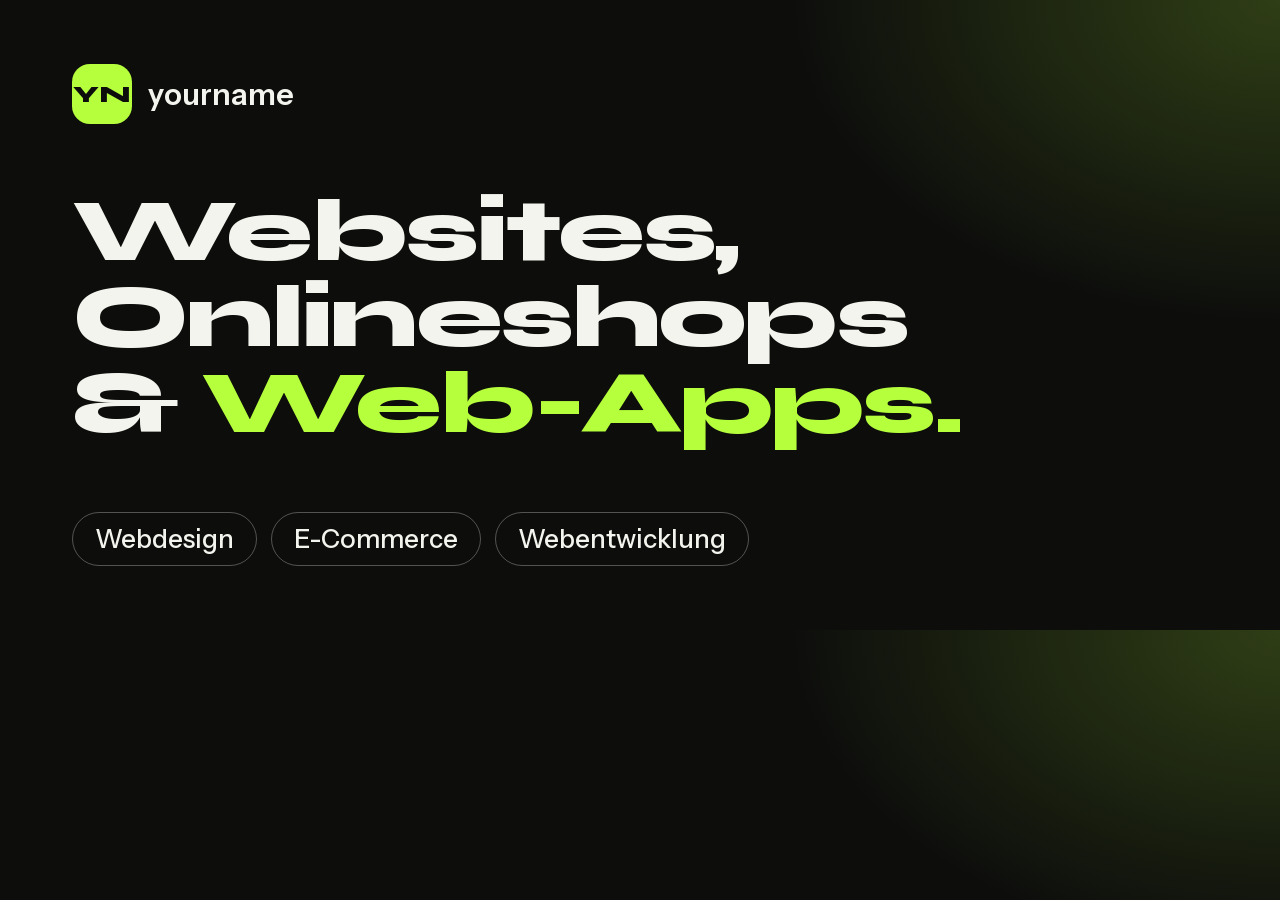
<file: src/og.html>
<!doctype html>
<!-- Source of og.png, the 1200x630 image shown when the site is shared in a
     chat or on social media. To make the PNG again, see README. -->
<html lang="de">
  <head>
    <meta charset="UTF-8" />
    <style>
      @font-face {
        font-family: "Syne";
        font-weight: 700 800;
        src: url("../fonts/syne-latin.woff2") format("woff2");
      }
      @font-face {
        font-family: "Instrument Sans";
        font-weight: 400 600;
        src: url("../fonts/instrument-sans-latin.woff2") format("woff2");
      }
      * {
        box-sizing: border-box;
        margin: 0;
      }
      body {
        width: 1200px;
        height: 630px;
        overflow: hidden;
        display: flex;
        flex-direction: column;
        justify-content: space-between;
        padding: 64px 72px;
        background:
          radial-gradient(700px 460px at 100% 0%, rgba(182, 255, 60, 0.2), transparent 70%),
          #0d0e0c;
        color: #f3f4ee;
        font-family: "Instrument Sans", sans-serif;
      }
      .logo {
        display: flex;
        align-items: center;
        gap: 16px;
        font-size: 30px;
        font-weight: 600;
      }
      .logo i {
        display: grid;
        place-items: center;
        width: 60px;
        height: 60px;
        border-radius: 18px;
        background: #b6ff3c;
        color: #0d0e0c;
        font: 800 24px "Syne", sans-serif;
      }
      h1 {
        font: 800 88px/0.98 "Syne", sans-serif;
        letter-spacing: -0.03em;
      }
      h1 em {
        font-style: normal;
        color: #b6ff3c;
      }
      p {
        display: flex;
        gap: 14px;
        font-size: 26px;
        font-weight: 500;
      }
      p span {
        padding: 10px 22px;
        border: 1.5px solid rgba(243, 244, 238, 0.3);
        border-radius: 999px;
      }
    </style>
  </head>
  <body>
    <div class="logo"><i>YN</i>yourname</div>
    <h1>Websites, Onlineshops<br />&amp; <em>Web-Apps.</em></h1>
    <p><span>Webdesign</span><span>E-Commerce</span><span>Webentwicklung</span></p>
  </body>
</html>
</file>
<file: css/style.css>
/* Fonts are served from this site (fonts/), not from Google: no visitor data
   leaves for a third party. Both are variable fonts under the SIL Open Font
   License. "latin-ext" carries the Turkish letters. */
@font-face {
  font-family: "Instrument Sans";
  font-style: normal;
  font-weight: 400 600;
  font-display: swap;
  src: url("../fonts/instrument-sans-latin-ext.woff2") format("woff2");
  unicode-range: U+0100-02BA, U+02BD-02C5, U+02C7-02CC, U+02CE-02D7, U+02DD-02FF, U+0304, U+0308, U+0329, U+1D00-1DBF, U+1E00-1E9F, U+1EF2-1EFF, U+2020, U+20A0-20AB, U+20AD-20C4, U+2113, U+2C60-2C7F, U+A720-A7FF;
}
@font-face {
  font-family: "Instrument Sans";
  font-style: normal;
  font-weight: 400 600;
  font-display: swap;
  src: url("../fonts/instrument-sans-latin.woff2") format("woff2");
  unicode-range: U+0000-00FF, U+0131, U+0152-0153, U+02BB-02BC, U+02C6, U+02DA, U+02DC, U+0304, U+0308, U+0329, U+2000-206F, U+20AC, U+2122, U+2191, U+2193, U+2212, U+2215, U+FEFF, U+FFFD;
}
@font-face {
  font-family: "Syne";
  font-style: normal;
  font-weight: 700 800;
  font-display: swap;
  src: url("../fonts/syne-latin-ext.woff2") format("woff2");
  unicode-range: U+0100-02BA, U+02BD-02C5, U+02C7-02CC, U+02CE-02D7, U+02DD-02FF, U+0304, U+0308, U+0329, U+1D00-1DBF, U+1E00-1E9F, U+1EF2-1EFF, U+2020, U+20A0-20AB, U+20AD-20C4, U+2113, U+2C60-2C7F, U+A720-A7FF;
}
@font-face {
  font-family: "Syne";
  font-style: normal;
  font-weight: 700 800;
  font-display: swap;
  src: url("../fonts/syne-latin.woff2") format("woff2");
  unicode-range: U+0000-00FF, U+0131, U+0152-0153, U+02BB-02BC, U+02C6, U+02DA, U+02DC, U+0304, U+0308, U+0329, U+2000-206F, U+20AC, U+2122, U+2191, U+2193, U+2212, U+2215, U+FEFF, U+FFFD;
}
:root {
  --bg: #0d0e0c;
  --surface: #151713;
  --bone: #f3f4ee;
  --ink: #0d0e0c;
  --lime: #b6ff3c;
  --display: "Syne", "Arial Black", system-ui, sans-serif;
  --body:
    "Instrument Sans", system-ui, -apple-system, "Segoe UI", Roboto, sans-serif;
  --ease: cubic-bezier(0.2, 0.8, 0.2, 1);
}
* {
  box-sizing: border-box;
  margin: 0;
}
html {
  scroll-behavior: smooth;
  scroll-padding-top: 0;
}
body {
  font-family: var(--body);
  background: var(--bg);
  color: var(--bone);
  line-height: 1.5;
}
body.menu-open {
  overflow: hidden;
}
a {
  color: inherit;
  text-decoration: none;
}
button {
  font-family: inherit;
}
:focus-visible {
  outline: 2px solid var(--lime);
  outline-offset: 3px;
  border-radius: 10px;
}

/* keyboard users: first Tab shows a link that jumps past the navigation */
.skip {
  position: fixed;
  top: 10px;
  left: 10px;
  z-index: 200;
  padding: 12px 18px;
  border-radius: 999px;
  background: var(--lime);
  color: var(--ink);
  font-weight: 600;
  transform: translateY(-200%);
}
.skip:focus {
  transform: none;
}
.nojs {
  position: relative;
  z-index: 100;
  padding: 14px 20px;
  background: var(--lime);
  color: var(--ink);
  text-align: center;
  font-weight: 500;
}

/* ================= NAVBAR ================= */
.nav-wrap {
  --fg: var(--bone);
  position: fixed;
  inset: 0 0 auto 0;
  z-index: 50;
  padding: calc(10px + env(safe-area-inset-top, 0px)) 12px 0;
  pointer-events: none;
}
.nav {
  pointer-events: auto;
  position: relative;
  z-index: 2;
  display: grid;
  grid-template-columns: auto 1fr auto;
  align-items: center;
  gap: 16px;
  width: 100%;
  max-width: 1280px;
  height: 76px;
  margin: 0 auto;
  padding: 0 8px 0 10px;
  border-radius: 999px;
  color: var(--fg);
  border: 1px solid transparent;
  background: transparent;
  transition:
    max-width 0.6s var(--ease),
    height 0.5s var(--ease),
    background 0.4s,
    border-color 0.4s,
    box-shadow 0.4s,
    padding 0.5s var(--ease);
  animation: enter 0.9s var(--ease) 0.1s both;
  animation-play-state: paused;
}
@keyframes enter {
  from {
    opacity: 0;
    transform: translateY(-28px);
  }
  to {
    opacity: 1;
    transform: none;
  }
}
.scrolled .nav {
  max-width: 1040px;
  height: 60px;
  padding: 0 8px 0 12px;
  background: rgba(21, 23, 19, 0.86);
  -webkit-backdrop-filter: blur(14px);
  backdrop-filter: blur(14px);
  border-color: rgba(243, 244, 238, 0.16);
  box-shadow: 0 18px 40px -14px rgba(4, 5, 3, 0.7);
}
.nav::after {
  content: "";
  position: absolute;
  left: 24px;
  right: 24px;
  bottom: 0;
  height: 2px;
  border-radius: 2px;
  background: var(--lime);
  transform: scaleX(var(--p, 0));
  transform-origin: left;
  opacity: 0;
  transition: opacity 0.3s;
}
.scrolled .nav::after {
  opacity: 1;
}

/* logo (placeholder) */
.logo {
  display: flex;
  align-items: center;
  gap: 10px;
  font-family: var(--display);
  font-weight: 800;
  font-size: 1.3rem;
  letter-spacing: -0.04em;
  color: var(--fg);
}
.logo-mark {
  width: 40px;
  height: 40px;
  border-radius: 50%;
  display: grid;
  place-items: center;
  font-size: 0.82rem;
  letter-spacing: 0;
  background: var(--mark-bg, var(--lime));
  color: var(--mark-fg, var(--ink));
  transition:
    transform 0.8s var(--ease),
    background 0.3s,
    color 0.3s;
}
.logo:hover .logo-mark {
  transform: rotate(360deg);
}

/* text roll */
.roll {
  display: inline-block;
  position: relative;
  overflow: hidden;
  vertical-align: top;
  line-height: 1.35;
  white-space: nowrap;
}
.roll > span {
  display: block;
  transition: transform 0.45s var(--ease);
}
.roll::after {
  content: attr(data-t);
  position: absolute;
  left: 0;
  top: 100%;
  transition: transform 0.45s var(--ease);
}
@media (hover: hover) {
  a:hover .roll > span,
  a:hover .roll::after {
    transform: translateY(-100%);
  }
}
a:focus-visible .roll > span,
a:focus-visible .roll::after {
  transform: translateY(-100%);
}

/* links */
.links {
  justify-self: center;
  display: flex;
  list-style: none;
  padding: 0;
  gap: 2px;
}
.links a {
  position: relative;
  display: block;
  padding: 11px 15px 16px;
  font-size: 0.98rem;
  font-weight: 500;
  opacity: 0.8;
  transition: opacity 0.2s;
}
.links a:hover,
.links a.active {
  opacity: 1;
}
.links a::before {
  content: "";
  position: absolute;
  left: 50%;
  bottom: 7px;
  width: 5px;
  height: 5px;
  margin-left: -2.5px;
  border-radius: 50%;
  background: var(--lime);
  transform: scale(0);
  transition: transform 0.35s cubic-bezier(0.3, 1.7, 0.5, 1);
}
.links a.active::before {
  transform: scale(1);
}

.right {
  display: flex;
  align-items: center;
  gap: 8px;
}

/* language */
.lang {
  --ul: var(--lime);
  display: flex;
  align-items: center;
}
.lang button {
  position: relative;
  background: none;
  border: 0;
  color: inherit;
  font-size: 0.85rem;
  font-weight: 600;
  cursor: pointer;
  padding: 10px 8px;
  opacity: 0.5;
  transition: opacity 0.2s;
}
.lang button:hover {
  opacity: 0.85;
}
.lang button[aria-pressed="true"] {
  opacity: 1;
}
.lang button[aria-pressed="true"]::after {
  content: "";
  position: absolute;
  left: 8px;
  right: 8px;
  bottom: 6px;
  height: 2px;
  border-radius: 2px;
  background: var(--ul);
}
.lang i {
  width: 1px;
  height: 12px;
  background: currentColor;
  opacity: 0.3;
}

/* CTA */
.cta {
  position: relative;
  isolation: isolate;
  overflow: hidden;
  display: inline-flex;
  align-items: center;
  justify-content: center;
  background: var(--lime);
  color: var(--ink);
  font-weight: 600;
  font-size: 0.92rem;
  padding: 13px 22px;
  border-radius: 999px;
  white-space: nowrap;
  transition: transform 0.35s var(--ease);
}
.cta .fill {
  position: absolute;
  z-index: -1;
  left: var(--x, 50%);
  top: var(--y, 50%);
  width: 760px;
  height: 760px;
  margin: -380px 0 0 -380px;
  border-radius: 50%;
  background: var(--bone);
  transform: scale(0);
  transition: transform 0.6s var(--ease);
}
.cta:hover .fill,
.cta:focus-visible .fill {
  transform: scale(1);
}

/* burger */
.burger {
  display: none;
  position: relative;
  width: 48px;
  height: 48px;
  border-radius: 50%;
  border: 0;
  cursor: pointer;
  color: inherit;
  background: rgba(243, 244, 238, 0.14);
  transition: background 0.3s;
}
.burger span {
  position: absolute;
  left: 14px;
  right: 14px;
  height: 2px;
  border-radius: 2px;
  background: currentColor;
  transition:
    transform 0.45s var(--ease),
    top 0.45s var(--ease);
}
.burger span:nth-child(1) {
  top: 19px;
}
.burger span:nth-child(2) {
  top: 27px;
}
.burger[aria-expanded="true"] span:nth-child(1) {
  top: 23px;
  transform: rotate(45deg);
}
.burger[aria-expanded="true"] span:nth-child(2) {
  top: 23px;
  transform: rotate(-45deg);
}

/* ================= FULL-SCREEN MENU ================= */
.menu {
  --bx: calc(100% - 44px);
  --by: 44px;
  pointer-events: auto;
  position: fixed;
  inset: 0;
  z-index: 1;
  display: flex;
  flex-direction: column;
  padding: calc(110px + env(safe-area-inset-top, 0px)) 22px
    calc(24px + env(safe-area-inset-bottom, 0px));
  background: var(--lime);
  color: var(--ink);
  visibility: hidden;
  clip-path: circle(0 at var(--bx) var(--by));
  transition:
    clip-path 0.75s cubic-bezier(0.75, 0, 0.2, 1),
    visibility 0s 0.75s;
  overflow-y: auto;
}
.menu.open {
  visibility: visible;
  clip-path: circle(160vmax at var(--bx) var(--by));
  transition:
    clip-path 0.8s cubic-bezier(0.75, 0, 0.2, 1),
    visibility 0s;
}
.menu ul {
  list-style: none;
  padding: 0;
}
.menu nav {
  flex: 1;
  display: flex;
  align-items: center;
}
.menu ul {
  width: 100%;
}
.menu li {
  border-bottom: 1.5px solid rgba(4, 5, 3, 0.2);
}
.menu li:first-child {
  border-top: 1.5px solid rgba(4, 5, 3, 0.2);
}
.menu li a {
  display: flex;
  align-items: center;
  justify-content: space-between;
  padding: 6px 2px;
}
.menu li a.active::after {
  content: "";
  width: 0.32em;
  height: 0.32em;
  border-radius: 50%;
  background: var(--ink);
  font-size: clamp(2.2rem, 10.5vw, 5rem);
}
.mask {
  display: block;
  overflow: hidden;
  padding-bottom: 0.08em;
}
.mask > span {
  display: block;
  font-family: var(--display);
  font-weight: 800;
  font-size: clamp(2.2rem, 10.5vw, 5rem);
  letter-spacing: -0.045em;
  line-height: 1.05;
  transform: translateY(110%);
  transition: transform 0.35s var(--ease);
}
.menu.open .mask > span {
  transform: none;
  transition: transform 0.8s var(--ease) calc(0.3s + var(--i) * 80ms);
}
.menu-foot {
  display: flex;
  flex-direction: column;
  gap: 16px;
  margin-top: 24px;
  opacity: 0;
  transform: translateY(16px);
  transition:
    opacity 0.3s,
    transform 0.3s;
}
.menu.open .menu-foot {
  opacity: 1;
  transform: none;
  transition:
    opacity 0.6s 0.55s,
    transform 0.6s var(--ease) 0.55s;
}
.menu .cta {
  background: var(--ink);
  color: var(--bone);
  padding: 19px 24px;
  font-size: 1.05rem;
}
.menu .cta .fill {
  background: var(--bone);
}
.menu .cta:hover,
.menu .cta:focus-visible {
  color: var(--ink);
}
.menu .lang {
  --ul: var(--ink);
  justify-content: center;
}
.menu .lang button {
  font-size: 1.05rem;
  padding: 10px 14px;
}
.menu .lang button[aria-pressed="true"]::after {
  left: 14px;
  right: 14px;
}

/* open state of the bar */
.nav-wrap.open {
  --fg: var(--ink);
}
.nav-wrap.open .nav {
  max-width: 1280px;
  height: 76px;
  background: transparent;
  border-color: transparent;
  box-shadow: none;
  -webkit-backdrop-filter: none;
  backdrop-filter: none;
}
.nav-wrap.open .nav::after {
  opacity: 0;
}
.nav-wrap.open .logo {
  --mark-bg: var(--ink);
  --mark-fg: var(--lime);
}
.nav-wrap.open .burger {
  background: rgba(4, 5, 3, 0.12);
}
.nav-wrap.open .cta-bar {
  opacity: 0;
  visibility: hidden;
  pointer-events: none;
}
.cta-bar {
  transition:
    transform 0.35s var(--ease),
    opacity 0.3s,
    visibility 0.3s;
}

@media (max-width: 980px) {
  .links,
  .right .lang {
    display: none;
  }
  .burger {
    display: block;
  }
  .cta-bar {
    padding: 12px 16px;
    font-size: 0.85rem;
  }
  .nav {
    gap: 10px;
  }
}
/* the logo word hides earlier so the mobile language button always fits */
@media (max-width: 480px) {
  .logo-text {
    display: none;
  }
}
/* German labels are the longest: give the folded bar more room, and drop the
   logo word on small laptops, so the links never run into the logo */
:lang(de) .scrolled .nav {
  max-width: 1140px;
}
@media (min-width: 981px) and (max-width: 1099px) {
  :lang(de) .nav .logo-text {
    display: none;
  }
}
@media (min-width: 981px) {
  .menu {
    display: none;
  }
}

/* ================= v3 ADDITIONS ================= */
.brand {
  grid-column: 1;
  display: flex;
  align-items: center;
  gap: 16px;
  min-width: 0;
}
.links {
  grid-column: 2;
  position: relative;
}
.right {
  grid-column: 3;
  justify-self: end;
}

/* availability chip */
.avail {
  display: inline-flex;
  align-items: center;
  gap: 9px;
  font-size: 0.85rem;
  font-weight: 500;
  white-space: nowrap;
}
.avail::before {
  content: "";
  flex: none;
  width: 8px;
  height: 8px;
  border-radius: 50%;
  background: #b6ff3c;
  animation: pulse 2s infinite;
}
@keyframes pulse {
  0% {
    box-shadow: 0 0 0 0 rgba(182, 255, 60, 0.6);
  }
  70%,
  100% {
    box-shadow: 0 0 0 9px rgba(182, 255, 60, 0);
  }
}
.brand .avail {
  max-width: 260px;
  overflow: hidden;
  padding: 8px 14px;
  border-radius: 999px;
  background: rgba(243, 244, 238, 0.12);
  transition:
    max-width 0.5s var(--ease),
    opacity 0.3s,
    padding 0.5s var(--ease),
    margin 0.5s var(--ease);
}
.scrolled .brand .avail {
  max-width: 0;
  padding-left: 0;
  padding-right: 0;
  opacity: 0;
  margin-left: -16px;
}
.avail-menu {
  justify-content: center;
  font-size: 0.95rem;
}
.avail-menu::before {
  background: var(--ink);
  animation: none;
}
@media (max-width: 1239px) {
  .brand .avail {
    display: none;
  }
}

/* liquid pill that springs between links */
.links li {
  list-style: none;
}
.links a {
  transition:
    opacity 0.2s,
    color 0.25s;
}
.links a.hov {
  color: var(--ink);
  opacity: 1;
}
.links .pill {
  position: absolute;
  z-index: 0;
  top: 50%;
  left: 0;
  height: 40px;
  margin-top: -20px;
  width: 0;
  border-radius: 999px;
  background: var(--lime);
  opacity: 0;
  pointer-events: none;
  transition:
    transform 0.55s cubic-bezier(0.34, 1.5, 0.5, 1),
    width 0.55s cubic-bezier(0.34, 1.5, 0.5, 1),
    opacity 0.25s;
}

/* command-menu chip */
.kbd {
  display: inline-flex;
  align-items: center;
  gap: 5px;
  background: rgba(243, 244, 238, 0.1);
  border: 1px solid rgba(243, 244, 238, 0.2);
  color: inherit;
  border-radius: 10px;
  padding: 7px 10px;
  font-size: 0.78rem;
  font-weight: 600;
  cursor: pointer;
  transition: background 0.25s;
}
.kbd:hover {
  background: rgba(243, 244, 238, 0.22);
}
@media (max-width: 1179px) {
  .kbd {
    display: none;
  }
}

/* mega panel */
.mega {
  position: absolute;
  left: 0;
  right: 0;
  top: calc(100% + 12px);
  padding: 14px;
  border-radius: 28px;
  color: var(--bone);
  background: rgba(21, 23, 19, 0.96);
  -webkit-backdrop-filter: blur(16px);
  backdrop-filter: blur(16px);
  border: 1px solid rgba(243, 244, 238, 0.16);
  box-shadow: 0 30px 60px -20px rgba(4, 5, 3, 0.8);
  opacity: 0;
  visibility: hidden;
  transform: translateY(-10px) scale(0.985);
  transform-origin: top center;
  transition:
    opacity 0.25s,
    transform 0.45s var(--ease),
    visibility 0s 0.45s;
}
.mega::before {
  content: "";
  position: absolute;
  left: 0;
  right: 0;
  top: -14px;
  height: 14px;
}
.mega.show {
  opacity: 1;
  visibility: visible;
  transform: none;
  transition:
    opacity 0.25s,
    transform 0.45s var(--ease),
    visibility 0s;
}
.mega-in {
  display: none;
  grid-template-columns: repeat(3, 1fr);
  gap: 12px;
}
.mega-in.on {
  display: grid;
}
.tile {
  display: block;
  padding: 10px;
  border-radius: 20px;
  transition: background 0.3s;
}
.tile:hover,
.tile:focus-visible {
  background: rgba(243, 244, 238, 0.09);
}
.cover {
  position: relative;
  overflow: hidden;
  height: 104px;
  border-radius: 14px;
  background: var(--g);
}
.cover::before {
  content: "";
  position: absolute;
  left: 12%;
  top: 30%;
  width: 58%;
  height: 60%;
  border-radius: 12px;
  background: rgba(255, 255, 255, 0.9);
  box-shadow: 0 10px 24px -8px rgba(4, 5, 3, 0.5);
  transition: transform 0.6s var(--ease);
}
.cover::after {
  content: "";
  position: absolute;
  right: 13%;
  top: 16%;
  width: 24px;
  height: 24px;
  border-radius: 50%;
  background: var(--ink);
  transition: transform 0.6s var(--ease);
}
.tile:hover .cover::before {
  transform: translate(8px, -8px) rotate(-3deg);
}
.tile:hover .cover::after {
  transform: translate(-10px, 10px) scale(1.25);
}
.tile b {
  display: block;
  margin-top: 12px;
  font-family: var(--display);
  font-weight: 700;
  font-size: 1.05rem;
  letter-spacing: -0.02em;
}
.tile small {
  display: block;
  opacity: 0.6;
  font-size: 0.82rem;
}
.msvc {
  display: block;
  padding: 20px;
  border-radius: 20px;
  background: rgba(243, 244, 238, 0.07);
  transition:
    background 0.3s,
    color 0.3s;
}
.msvc:hover,
.msvc:focus-visible {
  background: var(--lime);
  color: var(--ink);
}
.msvc b {
  display: block;
  font-family: var(--display);
  font-weight: 700;
  font-size: 1.2rem;
  letter-spacing: -0.02em;
}
.msvc span {
  display: block;
  margin-top: 6px;
  opacity: 0.75;
  font-size: 0.9rem;
}
@media (max-width: 980px) {
  .mega {
    display: none;
  }
}

/* command palette */
.cmd {
  position: fixed;
  inset: 0;
  z-index: 70;
  display: grid;
  justify-items: center;
  align-items: start;
  padding: 16vh 14px 0;
  background: rgba(4, 5, 3, 0.62);
  -webkit-backdrop-filter: blur(6px);
  backdrop-filter: blur(6px);
  opacity: 0;
  visibility: hidden;
  transition:
    opacity 0.25s,
    visibility 0s 0.25s;
}
.cmd.open {
  opacity: 1;
  visibility: visible;
  transition:
    opacity 0.25s,
    visibility 0s;
}
.cmd-box {
  width: min(600px, 100%);
  background: var(--surface);
  color: var(--bone);
  border: 1px solid rgba(243, 244, 238, 0.18);
  border-radius: 24px;
  overflow: hidden;
  box-shadow: 0 40px 80px -20px rgba(0, 0, 0, 0.6);
  transform: translateY(14px) scale(0.97);
  transition:
    transform 0.5s var(--ease),
    border-color 0.3s;
}
.cmd.open .cmd-box {
  transform: none;
}
.cmd-box:focus-within {
  border-color: var(--lime);
}
.cmd-box input {
  width: 100%;
  background: none;
  border: 0;
  border-bottom: 1px solid rgba(243, 244, 238, 0.14);
  color: inherit;
  font: 500 1.1rem var(--body);
  padding: 20px 22px;
  outline: none;
}
.cmd-box input::placeholder {
  color: rgba(243, 244, 238, 0.45);
}
.cmd-list {
  list-style: none;
  padding: 8px;
  max-height: min(340px, 50vh);
  overflow-y: auto;
}
.cmd-list li {
  display: flex;
  justify-content: space-between;
  gap: 12px;
  padding: 13px 14px;
  border-radius: 14px;
  cursor: pointer;
  font-weight: 500;
}
.cmd-list li small {
  align-self: center;
  opacity: 0.55;
  font-weight: 400;
  font-size: 0.85rem;
}
.cmd-list li[aria-selected="true"] {
  background: var(--lime);
  color: var(--ink);
}
.cmd-list li.cmd-empty {
  justify-content: center;
  cursor: default;
  opacity: 0.6;
}

@media (prefers-reduced-motion: reduce) {
  .avail::before {
    animation: none !important;
  }
}

/* ================= v5 HERO (dark + lime) ================= */
.pre {
  position: fixed;
  inset: 0;
  z-index: 100;
  display: flex;
  flex-direction: column;
  justify-content: flex-end;
  padding: clamp(18px, 3vw, 36px);
  background: var(--bg);
  color: var(--bone);
  clip-path: inset(0);
  transition: clip-path 1.05s cubic-bezier(0.76, 0, 0.24, 1);
}
.pre.out {
  clip-path: inset(0 0 100% 0);
}
.pre-num {
  font-family: var(--display);
  font-weight: 800;
  font-size: clamp(7rem, 34vw, 22rem);
  line-height: 0.78;
  letter-spacing: -0.06em;
  color: var(--lime);
  font-variant-numeric: tabular-nums;
}
.pre-bar {
  height: 2px;
  margin: 22px 0 16px;
  background: rgba(243, 244, 238, 0.14);
  overflow: hidden;
}
.pre-bar i {
  display: block;
  height: 100%;
  background: var(--lime);
  transform: scaleX(0);
  transform-origin: left;
}
.pre-row {
  display: flex;
  justify-content: space-between;
  font-weight: 600;
  font-size: 0.95rem;
}
html.pre-on {
  overflow: hidden;
}
.go .nav {
  animation-play-state: running;
}

.hero {
  --mx: 50vw;
  --my: 40vh;
  --sy: 0;
  position: relative;
  min-height: 100svh;
  padding: 0;
  display: flex;
  flex-direction: column;
  overflow: clip;
  background: var(--bg);
  color: var(--bone);
}
.hero::after {
  content: "";
  position: absolute;
  inset: 0;
  pointer-events: none;
  opacity: 0.08;
  mix-blend-mode: overlay;
  background-image: url("data:image/svg+xml;utf8,<svg xmlns='http://www.w3.org/2000/svg' width='160' height='160'><filter id='n'><feTurbulence type='fractalNoise' baseFrequency='.85' numOctaves='2' stitchTiles='stitch'/><feColorMatrix values='0 0 0 0 1 0 0 0 0 1 0 0 0 0 1 0 0 0 .6 0'/></filter><rect width='100%' height='100%' filter='url(%23n)'/></svg>");
}
.hero-bg {
  position: absolute;
  inset: 0;
  pointer-events: none;
  background:
    radial-gradient(
      50% 42% at 95% 4%,
      rgba(182, 255, 60, 0.12),
      transparent 70%
    ),
    radial-gradient(
      60% 50% at 0% 100%,
      rgba(182, 255, 60, 0.07),
      transparent 70%
    ),
    radial-gradient(rgba(243, 244, 238, 0.11) 1px, transparent 1.4px) 0 0/30px
      30px;
}
.hero-bg::before {
  content: "";
  position: absolute;
  inset: 0;
  background: radial-gradient(rgba(182, 255, 60, 0.95) 1.4px, transparent 1.8px)
    0 0/30px 30px;
  -webkit-mask-image: radial-gradient(
    280px 280px at var(--mx) var(--my),
    #000,
    transparent
  );
  mask-image: radial-gradient(
    280px 280px at var(--mx) var(--my),
    #000,
    transparent
  );
}
.hero-bg::after {
  content: "";
  position: absolute;
  left: 0;
  top: 0;
  width: 620px;
  height: 620px;
  border-radius: 50%;
  transform: translate(calc(var(--mx) - 50%), calc(var(--my) - 50%));
  background: radial-gradient(
    closest-side,
    rgba(182, 255, 60, 0.15),
    transparent
  );
}
.trail {
  position: absolute;
  inset: 0;
  width: 100%;
  height: 100%;
  pointer-events: none;
  mix-blend-mode: screen;
}
.hero-grid {
  position: relative;
  flex: 1;
  width: 100%;
  display: flex;
  align-items: center;
  padding: 112px 22px 110px;
}
.hero-copy {
  width: 100%;
  translate: 0 calc(var(--sy) * 0.16px);
}

.eb {
  display: inline-flex;
  align-items: center;
  gap: 10px;
  padding: 8px 16px 8px 12px;
  border-radius: 999px;
  border: 1px solid rgba(243, 244, 238, 0.25);
  font-size: 0.9rem;
  font-weight: 500;
  margin-bottom: 26px;
}
.eb svg {
  color: var(--lime);
}
.eb .mer {
  transform-box: fill-box;
  transform-origin: center;
  animation: mer 4s ease-in-out infinite;
}
@keyframes mer {
  50% {
    transform: scaleX(0.12);
  }
}

.hero h1 {
  font-family: var(--display);
  font-weight: 800;
  letter-spacing: -0.05em;
  line-height: 0.98;
  font-size: clamp(2.3rem, 11.6vw, 5.4rem);
  max-width: none;
}
.ln {
  display: block;
  overflow: hidden;
  padding-bottom: 0.12em;
  margin-bottom: -0.12em;
}
.ln-in {
  display: block;
  transform: translateY(118%);
  transition: transform 1.05s var(--ease);
}
.ready .ln-in {
  transform: none;
  transition-delay: calc(0.2s + var(--i) * 0.1s);
}
.ln-o {
  color: transparent;
  -webkit-text-stroke: 1.5px var(--lime);
  background: linear-gradient(90deg, var(--lime) 50%, transparent 50%) 100%
    0/200% 100% no-repeat;
  -webkit-background-clip: text;
  background-clip: text;
  animation: sweep 5.5s cubic-bezier(0.6, 0, 0.2, 1) 2.8s infinite alternate;
}
@keyframes sweep {
  0%,
  18% {
    background-position: 100% 0;
  }
  82%,
  100% {
    background-position: 0 0;
  }
}
.rot {
  display: grid;
  overflow: hidden;
  padding-bottom: 0.12em;
  margin-bottom: -0.12em;
}
.rot span {
  grid-area: 1/1;
  transform: translateY(118%);
  transition: transform 0.85s var(--ease);
}
.rot span.on {
  transform: none;
}
.rot span.off {
  transform: translateY(-118%);
}

.eb,
.sub,
.btns {
  opacity: 0;
  transform: translateY(22px);
  transition:
    opacity 0.9s,
    transform 1s var(--ease);
}
.ready .eb {
  opacity: 1;
  transform: none;
  transition-delay: 0.05s;
}
.ready .sub {
  opacity: 0.88;
  transform: none;
  transition-delay: 0.85s;
}
.ready .btns {
  opacity: 1;
  transform: none;
  transition-delay: 1.05s;
}
.sub {
  margin-top: 28px;
  max-width: 40ch;
  font-size: clamp(1.05rem, 2.6vw, 1.3rem);
  line-height: 1.5;
}
.btns {
  display: flex;
  flex-direction: column;
  gap: 14px;
  margin-top: 34px;
}

/* buttons */
.btn {
  gap: 18px;
  justify-content: space-between;
  height: 64px;
  padding: 0 10px 0 28px;
  font-size: 1.05rem;
  width: 100%;
}
.btn-p {
  background: var(--lime);
  color: var(--ink);
}
.btn-p::after {
  content: "";
  position: absolute;
  inset: 0;
  z-index: 2;
  pointer-events: none;
  background: linear-gradient(
    105deg,
    transparent 38%,
    rgba(255, 255, 255, 0.7) 50%,
    transparent 62%
  );
  transform: translateX(-130%);
  animation: shine 4.8s ease-in-out 3s infinite;
}
@keyframes shine {
  0% {
    transform: translateX(-130%);
  }
  28%,
  100% {
    transform: translateX(130%);
  }
}
.btn-g {
  background: transparent;
  color: var(--bone);
  box-shadow: inset 0 0 0 1.5px rgba(243, 244, 238, 0.4);
  transition:
    transform 0.35s var(--ease),
    color 0.3s,
    box-shadow 0.3s;
}
.btn-g .fill {
  background: var(--lime);
}
.btn-g:hover,
.btn-g:focus-visible {
  color: var(--ink);
  box-shadow: inset 0 0 0 1.5px var(--lime);
}
.pw {
  position: relative;
  display: flex;
  border-radius: 999px;
}
.pw::after {
  content: "";
  position: absolute;
  inset: 0;
  border-radius: inherit;
  border: 2px solid var(--lime);
  pointer-events: none;
  animation: ringp 2.8s ease-out 3.2s infinite;
}
@keyframes ringp {
  0% {
    transform: scale(1);
    opacity: 0.9;
  }
  75%,
  100% {
    transform: scale(1.06, 1.5);
    opacity: 0;
  }
}
.ico {
  position: relative;
  flex: none;
  overflow: hidden;
  width: 44px;
  height: 44px;
  border-radius: 50%;
  display: grid;
  place-items: center;
  transition: transform 0.5s var(--ease);
}
.btn-p .ico {
  background: var(--ink);
  color: var(--lime);
}
.btn-g .ico {
  background: var(--bone);
  color: var(--ink);
}
.ico svg {
  position: absolute;
  width: 20px;
  height: 20px;
  transition: transform 0.55s var(--ease);
}
.ico svg:nth-child(2) {
  transform: translate(-160%, 160%);
}
.btn:hover .ico svg:nth-child(1),
.btn:focus-visible .ico svg:nth-child(1) {
  transform: translate(160%, -160%);
}
.btn:hover .ico svg:nth-child(2),
.btn:focus-visible .ico svg:nth-child(2) {
  transform: none;
}
.btn-g .ico svg:nth-child(2) {
  transform: translate(-160%, -160%);
}
.btn-g:hover .ico svg:nth-child(1),
.btn-g:focus-visible .ico svg:nth-child(1) {
  transform: translate(160%, 160%);
}
.btn:hover .ico {
  transform: scale(1.08);
}
.btn:active {
  transform: scale(0.97);
}
.burst {
  position: fixed;
  z-index: 200;
  width: 8px;
  height: 8px;
  border-radius: 50%;
  background: var(--lime);
  pointer-events: none;
}

/* ticker + cue */
.ticker {
  position: absolute;
  left: 0;
  right: 0;
  bottom: 0;
  overflow: hidden;
  padding: 15px 0;
  border-top: 1px solid rgba(243, 244, 238, 0.14);
  background: rgba(4, 5, 3, 0.5);
}
.ticker-track {
  display: flex;
  width: max-content;
  animation: tick 32s linear infinite;
}
.ticker:hover .ticker-track {
  animation-play-state: paused;
}
.ticker-track span {
  display: flex;
  align-items: center;
  gap: 26px;
  padding-right: 26px;
  font-family: var(--display);
  font-weight: 700;
  font-size: clamp(1.05rem, 2.2vw, 1.55rem);
  letter-spacing: -0.02em;
  white-space: nowrap;
}
.ticker-track span::after {
  content: "";
  width: 10px;
  height: 10px;
  border-radius: 50%;
  background: var(--lime);
}
@keyframes tick {
  to {
    transform: translateX(-50%);
  }
}
.scrollcue {
  display: none;
}

/* card deck (desktop) */
.stage {
  display: none;
  position: relative;
  width: min(100%, 480px);
  aspect-ratio: 1/1.16;
  justify-self: end;
  opacity: 0;
  transform: translateY(60px) scale(0.94);
  transition:
    opacity 1s,
    transform 1.3s var(--ease);
  translate: 0 calc(var(--sy) * -0.09px);
}
.ready .stage {
  opacity: 1;
  transform: none;
  transition-delay: 0.7s;
}
.float {
  position: absolute;
  inset: 0;
  animation: floaty 7s ease-in-out infinite;
}
@keyframes floaty {
  50% {
    transform: translateY(-12px);
  }
}
.tilt {
  position: absolute;
  inset: 0;
  transform-style: preserve-3d;
  will-change: transform;
  transform: perspective(1200px) rotateY(calc(var(--ry, 0) * 1deg))
    rotateX(calc(var(--rx, 0) * 1deg));
}
.deck {
  position: absolute;
  inset: 78px 82px 46px 0;
  transform-style: preserve-3d;
  cursor: pointer;
}
.card {
  --o: 0;
  position: absolute;
  inset: 0;
  display: flex;
  flex-direction: column;
  padding: 20px 24px 22px;
  border-radius: 30px;
  overflow: hidden;
  pointer-events: none;
  background: linear-gradient(165deg, #1c2015, #0e100b);
  border: 1px solid rgba(243, 244, 238, 0.15);
  box-shadow: 0 40px 70px -30px rgba(0, 0, 0, 0.95);
  transform-origin: 50% 100%;
  transform: translate3d(
      calc(var(--o) * 27px),
      calc(var(--o) * -26px),
      calc(var(--o) * -60px)
    )
    rotate(calc(var(--o) * 1.6deg)) scale(calc(1 - var(--o) * 0.05));
  filter: brightness(calc(1 - var(--o) * 0.2));
  opacity: calc(1 - (var(--o) - 2) * 0.5);
  z-index: calc(10 - var(--o));
  transition:
    transform 1s var(--ease),
    filter 0.8s,
    opacity 0.8s;
}
.card:not(.on) * {
  transition: none !important;
  animation: none !important;
}
.card-top {
  display: flex;
  align-items: center;
  gap: 7px;
  font-size: 0.78rem;
  opacity: 0.75;
}
.card-top i {
  width: 9px;
  height: 9px;
  border-radius: 50%;
  background: rgba(243, 244, 238, 0.25);
}
.card-top span {
  margin-left: auto;
}
.viz {
  position: relative;
  height: 230px;
  margin-top: 14px;
  flex: none;
}
.card-t {
  margin-top: 18px;
  font-family: var(--display);
  font-weight: 800;
  font-size: clamp(1.9rem, 2.7vw, 2.4rem);
  letter-spacing: -0.045em;
  line-height: 1;
}
.card-t em {
  display: block;
  font-style: italic;
}
.card-f {
  margin-top: auto;
  display: flex;
  align-items: center;
  gap: 14px;
  font-size: 0.85rem;
}
.card-f b {
  width: 36px;
  height: 3px;
  border-radius: 3px;
  background: var(--lime);
}
.card-f span {
  opacity: 0.6;
}

/* viz 1: site builds itself */
.mock {
  position: absolute;
  inset: 0;
  border-radius: 18px;
  background: #090a07;
  border: 1px solid rgba(243, 244, 238, 0.12);
  overflow: hidden;
  padding: 14px;
}
.viz.nt * {
  transition: none !important;
}
.m-nav {
  display: flex;
  align-items: center;
  gap: 9px;
  height: 20px;
  opacity: 0;
  transform: translateY(-10px);
  transition:
    opacity 0.6s,
    transform 0.6s var(--ease);
}
.m-nav b {
  width: 20px;
  height: 20px;
  border-radius: 50%;
  background: var(--lime);
}
.m-nav s {
  width: 34px;
  height: 5px;
  border-radius: 5px;
  background: rgba(243, 244, 238, 0.25);
}
.m-nav u {
  margin-left: auto;
  width: 48px;
  height: 18px;
  border-radius: 999px;
  background: rgba(243, 244, 238, 0.16);
}
.m-h {
  margin-top: 14px;
  display: grid;
  gap: 8px;
}
.m-h em {
  height: 12px;
  border-radius: 6px;
  background: var(--bone);
  transform: scaleX(0);
  transform-origin: left;
  transition: transform 0.8s var(--ease);
}
.m-h em:nth-child(1) {
  width: 78%;
}
.m-h em:nth-child(2) {
  width: 52%;
  background: var(--lime);
  transition-delay: 0.12s;
}
.m-p {
  margin-top: 8px;
  width: 60%;
  height: 6px;
  border-radius: 6px;
  background: rgba(243, 244, 238, 0.22);
  transform: scaleX(0);
  transform-origin: left;
  transition: transform 0.8s var(--ease) 0.25s;
}
.m-hero {
  margin-top: 12px;
  height: 40px;
  border-radius: 12px;
  background: linear-gradient(135deg, var(--lime), #37d98a 55%, #1e3a14);
  clip-path: inset(0 100% 0 0 round 12px);
  transition: clip-path 1s var(--ease);
}
.m-cards {
  margin-top: 10px;
  display: grid;
  grid-template-columns: repeat(3, 1fr);
  gap: 8px;
}
.m-cards a {
  height: 34px;
  border-radius: 10px;
  background: rgba(243, 244, 238, 0.1);
  opacity: 0;
  transform: translateY(14px) scale(0.9);
  transition:
    opacity 0.6s,
    transform 0.6s var(--ease);
}
.m-cards a:nth-child(2) {
  transition-delay: 0.1s;
}
.m-cards a:nth-child(3) {
  transition-delay: 0.2s;
}
.m-btn {
  position: absolute;
  right: 14px;
  bottom: 12px;
  padding: 8px 16px;
  border-radius: 999px;
  background: var(--lime);
  color: var(--ink);
  font-weight: 700;
  font-size: 0.78rem;
  transition:
    transform 0.2s,
    box-shadow 0.3s;
}
.toast {
  position: absolute;
  left: 14px;
  bottom: 12px;
  display: flex;
  align-items: center;
  gap: 8px;
  padding: 8px 14px;
  border-radius: 999px;
  background: var(--bone);
  color: var(--ink);
  font-weight: 600;
  font-size: 0.76rem;
  opacity: 0;
  transform: translateY(50px);
  transition:
    opacity 0.5s,
    transform 0.7s var(--ease);
}
.toast::before {
  content: "";
  width: 7px;
  height: 7px;
  border-radius: 50%;
  background: #1dbf73;
}
.m-cursor {
  position: absolute;
  z-index: 2;
  left: 50%;
  top: 60%;
  width: 22px;
  height: 22px;
  filter: drop-shadow(0 4px 6px rgba(0, 0, 0, 0.5));
  transition:
    left 1.1s cubic-bezier(0.6, 0, 0.2, 1),
    top 1.1s cubic-bezier(0.6, 0, 0.2, 1);
}
.s1 .m-nav {
  opacity: 1;
  transform: none;
}
.s2 .m-h em,
.s2 .m-p {
  transform: scaleX(1);
}
.s3 .m-hero {
  clip-path: inset(0 0 0 0 round 12px);
}
.s4 .m-cards a {
  opacity: 1;
  transform: none;
}
.s5 .m-cursor {
  left: calc(100% - 58px);
  top: calc(100% - 36px);
}
.click .m-btn {
  transform: scale(0.9);
  box-shadow: 0 0 0 10px rgba(182, 255, 60, 0.28);
}
.s6 .toast {
  opacity: 1;
  transform: none;
}

/* viz 2: conversion chart */
.chart svg {
  position: absolute;
  inset: 0;
  width: 100%;
  height: 100%;
  overflow: visible;
}
.gp {
  stroke: rgba(243, 244, 238, 0.09);
}
.area {
  fill: url(#ga);
  opacity: 0;
}
.ln-draw {
  fill: none;
  stroke: var(--lime);
  stroke-width: 3.5;
  stroke-linecap: round;
  stroke-linejoin: round;
  stroke-dasharray: 520;
  stroke-dashoffset: 520;
  vector-effect: non-scaling-stroke;
}
.on .ln-draw {
  stroke-dashoffset: 0;
  transition: stroke-dashoffset 1.9s cubic-bezier(0.5, 0, 0.2, 1) 0.3s;
}
.on .area {
  opacity: 1;
  transition: opacity 1s 1.3s;
}
.end {
  position: absolute;
  right: -5px;
  top: 10px;
  width: 12px;
  height: 12px;
  border-radius: 50%;
  background: var(--lime);
  opacity: 0;
  box-shadow: 0 0 0 0 rgba(182, 255, 60, 0.6);
}
.on .end {
  opacity: 1;
  transition: opacity 0.3s 2.1s;
  animation: endp 1.6s 2.2s infinite;
}
@keyframes endp {
  70%,
  100% {
    box-shadow: 0 0 0 14px rgba(182, 255, 60, 0);
  }
}
.pop {
  position: absolute;
  padding: 8px 14px;
  border-radius: 999px;
  background: var(--bone);
  color: var(--ink);
  font-weight: 600;
  font-size: 0.78rem;
  opacity: 0;
}
.pop-a {
  left: 6%;
  top: 8%;
}
.pop-b {
  right: 14%;
  top: 44%;
  background: var(--lime);
}
.on .pop {
  animation: pop 3.2s var(--ease) 0.8s infinite;
}
.on .pop-b {
  animation-delay: 2.4s;
}
@keyframes pop {
  0% {
    opacity: 0;
    transform: translateY(14px) scale(0.9);
  }
  12%,
  55% {
    opacity: 1;
    transform: none;
  }
  75%,
  100% {
    opacity: 0;
    transform: translateY(-10px) scale(0.95);
  }
}

/* viz 3: lighthouse */
.viz3 {
  display: flex;
  align-items: center;
  gap: 20px;
}
.gauge {
  position: relative;
  flex: none;
  width: clamp(120px, 46%, 170px);
  aspect-ratio: 1;
}
.gauge svg {
  width: 100%;
  height: 100%;
  transform: rotate(-90deg);
}
.g-bg,
.g-fg {
  fill: none;
  stroke-width: 10;
}
.g-bg {
  stroke: rgba(243, 244, 238, 0.1);
}
.g-fg {
  stroke: var(--lime);
  stroke-linecap: round;
  stroke-dasharray: 402.1;
  stroke-dashoffset: 402.1;
}
.on .g-fg {
  stroke-dashoffset: 0;
  transition: stroke-dashoffset 1.6s cubic-bezier(0.5, 0, 0.2, 1) 0.3s;
}
.g-num {
  position: absolute;
  inset: 0;
  display: grid;
  place-items: center;
  font-family: var(--display);
  font-weight: 800;
  font-size: 2.7rem;
  letter-spacing: -0.05em;
}
.rows {
  flex: 1;
  min-width: 0;
  display: grid;
  gap: 18px;
}
.row {
  font-size: 0.78rem;
  font-weight: 500;
}
.row div {
  margin-top: 7px;
  height: 6px;
  border-radius: 6px;
  background: rgba(243, 244, 238, 0.1);
  overflow: hidden;
}
.row i {
  display: block;
  height: 100%;
  border-radius: 6px;
  background: var(--lime);
  transform: scaleX(0);
  transform-origin: left;
}
.on .row i {
  transform: scaleX(1);
  transition: transform 1.2s var(--ease) calc(0.5s + var(--k) * 0.18s);
}

/* viz 4: scale */
.bars {
  display: flex;
  align-items: flex-end;
  gap: 10px;
  padding-top: 6px;
}
.bars i {
  flex: 1;
  height: var(--h);
  border-radius: 8px 8px 4px 4px;
  background: rgba(243, 244, 238, 0.16);
  transform: scaleY(0);
  transform-origin: bottom;
}
.bars i:last-child {
  background: var(--lime);
}
.on .bars i,
.bars.viz i {
  transition: none;
}
.on.card .bars i,
.card.on .bars i {
  transform: scaleY(1);
  transition: transform 1s var(--ease) calc(0.2s + var(--k) * 0.12s);
}

/* dots + badge */
.dots {
  position: absolute;
  left: 0;
  right: 82px;
  bottom: 0;
  display: flex;
  gap: 8px;
}
.dots button {
  position: relative;
  flex: 1;
  height: 22px;
  background: none;
  border: 0;
  cursor: pointer;
}
.dots button::before {
  content: "";
  position: absolute;
  left: 0;
  right: 0;
  top: 9px;
  height: 4px;
  border-radius: 4px;
  background: rgba(243, 244, 238, 0.16);
}
.dots i {
  position: absolute;
  left: 0;
  right: 0;
  top: 9px;
  height: 4px;
  border-radius: 4px;
  background: var(--lime);
  transform: scaleX(0);
  transform-origin: left;
}
.dots .done i {
  transform: scaleX(1);
  opacity: 0.4;
}
.dots .act i {
  animation: prog 5.6s linear forwards;
}
@keyframes prog {
  from {
    transform: scaleX(0);
  }
  to {
    transform: scaleX(1);
  }
}
.stage:hover .dots .act i {
  animation-play-state: paused;
}
.chip {
  position: absolute;
  z-index: 3;
  right: -2%;
  bottom: 11%;
  transform: translateZ(80px);
  display: flex;
  align-items: center;
  gap: 12px;
  max-width: 236px;
  padding: 14px 22px 14px 16px;
  border-radius: 999px;
  background: var(--lime);
  color: var(--ink);
  font-weight: 600;
  line-height: 1.25;
  box-shadow: 0 22px 40px -12px rgba(0, 0, 0, 0.75);
}

@media (max-width: 480px) {
  .eb {
    font-size: 0.8rem;
    padding: 7px 12px 7px 10px;
  }
}
@media (min-width: 960px) {
  .hero-grid {
    display: grid;
    grid-template-columns: 1.1fr 0.9fr;
    gap: 32px;
    padding: 130px 22px 120px;
  }
  .hero h1 {
    font-size: clamp(2.3rem, 6.9vw, 6.1rem);
  }
  .ln-o {
    -webkit-text-stroke-width: 2px;
  }
  .stage {
    display: block;
  }
  .btns {
    flex-direction: row;
    align-items: center;
  }
  .btn {
    width: auto;
    min-width: 230px;
  }
  .pw {
    display: inline-flex;
  }
  .scrollcue {
    display: block;
    position: absolute;
    left: 50%;
    bottom: 84px;
    width: 2px;
    height: 46px;
    background: rgba(243, 244, 238, 0.25);
    border-radius: 2px;
    overflow: hidden;
  }
  .scrollcue i {
    display: block;
    width: 100%;
    height: 16px;
    background: var(--lime);
    border-radius: 2px;
    animation: cue 2s ease-in-out infinite;
  }
  @keyframes cue {
    0% {
      transform: translateY(-16px);
    }
    100% {
      transform: translateY(46px);
    }
  }
}
@media (prefers-reduced-motion: reduce) {
  .ln-o {
    animation: none !important;
    background-position: 0 0;
  }
  .pw::after,
  .btn-p::after,
  .ticker-track,
  .float,
  .scrollcue i,
  .eb .mer,
  .dots .act i {
    animation: none !important;
  }
  .ln-in,
  .eb,
  .sub,
  .btns,
  .stage {
    transform: none !important;
    opacity: 1 !important;
  }
  .pre {
    display: none;
  }
}

/* ================= v6 WHAT WE DO ================= */
.svc-sec {
  position: relative;
  min-height: 0;
  background: var(--bg);
  color: var(--bone);
  padding: clamp(80px, 12vw, 150px) 22px clamp(60px, 8vw, 110px);
  border-top: 1px solid rgba(243, 244, 238, 0.08);
  overflow: clip;
}
.svc-sec::before {
  content: "";
  position: absolute;
  right: -10%;
  top: -6%;
  width: 60vw;
  max-width: 800px;
  aspect-ratio: 1;
  border-radius: 50%;
  background: radial-gradient(
    closest-side,
    rgba(182, 255, 60, 0.09),
    transparent
  );
  pointer-events: none;
}
.svc-sec .wrap {
  position: relative;
}
.mk {
  display: block;
  overflow: hidden;
  padding-bottom: 0.12em;
  margin-bottom: -0.12em;
}
.mk > * {
  display: block;
  transform: translateY(118%);
  transition: transform 1s var(--ease);
  transition-delay: calc(var(--d, 0) * 0.12s);
}
.mk > em {
  font-style: italic;
  color: var(--lime);
}
.in .mk > * {
  transform: none;
}

.svc-head {
  display: grid;
  gap: 28px;
  align-items: end;
}
.svc-eb {
  display: flex;
  align-items: center;
  gap: 14px;
  color: var(--lime);
  font-weight: 600;
  font-size: 0.9rem;
  letter-spacing: 0.14em;
  text-transform: uppercase;
}
.svc-eb i {
  width: 44px;
  height: 2px;
  background: var(--lime);
  transform: scaleX(0);
  transform-origin: left;
  transition: transform 0.9s var(--ease);
}
.in .svc-eb i {
  transform: none;
}
.svc-h {
  margin-top: 22px;
  font-family: var(--display);
  font-weight: 800;
  letter-spacing: -0.05em;
  line-height: 0.98;
  font-size: clamp(2.3rem, 9.4vw, 6.2rem);
}
.svc-lead {
  max-width: 38ch;
  font-size: clamp(1.05rem, 2.2vw, 1.3rem);
  line-height: 1.55;
  opacity: 0.85;
}

.svc-list {
  margin-top: clamp(48px, 8vw, 100px);
}
.svc {
  position: relative;
  display: grid;
  gap: 26px;
  grid-template-areas: "num" "main" "viz" "more";
  padding: 52px 0 60px;
  border-top: 1px solid rgba(243, 244, 238, 0.14);
}
.svc-num {
  grid-area: num;
  font-family: var(--display);
  font-weight: 700;
  font-size: 1rem;
  color: rgba(243, 244, 238, 0.5);
  transition: color 0.4s;
}
.svc.live .svc-num {
  color: var(--lime);
}
.svc-main {
  grid-area: main;
}
.svc-more {
  grid-area: more;
}
.svc-tag {
  display: inline-block;
  padding: 7px 14px;
  border-radius: 999px;
  background: rgba(182, 255, 60, 0.12);
  color: var(--lime);
  font-size: 0.82rem;
  font-weight: 600;
}
.svc-t {
  margin-top: 18px;
  font-family: var(--display);
  font-weight: 800;
  letter-spacing: -0.055em;
  line-height: 0.95;
  font-size: clamp(2.6rem, 11vw, 5.6rem);
}
.svc-from {
  margin-top: 14px;
  font-size: 0.88rem;
  font-weight: 500;
  letter-spacing: 0.12em;
  text-transform: uppercase;
  opacity: 0.65;
}
.svc-d {
  margin-top: 16px;
  max-width: 46ch;
  font-size: 1.1rem;
  line-height: 1.55;
  opacity: 0.78;
}
.svc-ul {
  list-style: none;
  padding: 0;
  display: grid;
  gap: 14px;
}
.svc-ul li {
  display: flex;
  align-items: center;
  gap: 12px;
  font-size: 1.02rem;
  opacity: 0;
  transform: translateX(-14px);
  transition:
    opacity 0.6s,
    transform 0.7s var(--ease);
  transition-delay: calc(0.35s + var(--k) * 0.08s);
}
.in .svc-ul li {
  opacity: 1;
  transform: none;
}
.svc-ul svg {
  flex: none;
  width: 16px;
  height: 16px;
  color: var(--lime);
  transition: transform 0.3s var(--ease);
}
.svc-ul li:hover svg {
  transform: translate(3px, -3px);
}
.svc-facts {
  display: grid;
  gap: 16px;
  margin: 28px 0;
  padding-top: 22px;
  border-top: 1px dashed rgba(243, 244, 238, 0.2);
}
.svc-facts dt {
  font-size: 0.75rem;
  letter-spacing: 0.1em;
  text-transform: uppercase;
  opacity: 0.55;
}
.svc-facts dd {
  margin: 5px 0 0;
  font-weight: 600;
}
.btn-s {
  height: 56px;
  width: auto;
  min-width: 0;
  padding: 0 8px 0 24px;
  font-size: 0.98rem;
}
.btn-s .ico {
  width: 40px;
  height: 40px;
}
.btn-g .ico {
  background: var(--bone);
  color: var(--ink);
}

/* visuals */
.svc-viz {
  grid-area: viz;
  width: 100%;
  max-width: 470px;
  justify-self: center;
}
.vwrap {
  --step: 0;
  position: relative;
  aspect-ratio: 1/1.06;
}
.vwrap.nt * {
  transition: none !important;
}
.pi,
.pc {
  --on: clamp(0, calc(var(--step, 0) - var(--n, 1) + 1), 1);
}
.pi {
  opacity: var(--on);
  transform: translateY(calc((1 - var(--on)) * 14px))
    scale(calc(0.96 + var(--on) * 0.04));
  transition:
    opacity 0.6s,
    transform 0.8s var(--ease);
}
.pc {
  clip-path: inset(0 calc((1 - var(--on)) * 100%) 0 0 round 14px);
  transition: clip-path 1s var(--ease);
}
.vwin {
  position: absolute;
  inset: 0;
  border-radius: 26px;
  overflow: hidden;
  background: linear-gradient(165deg, #1c2015, #0e100b);
  border: 1px solid rgba(243, 244, 238, 0.15);
  box-shadow: 0 40px 70px -30px rgba(0, 0, 0, 0.95);
}
.vwin u,
.vwin s,
.vwin i,
.vwin b,
.vwin em {
  text-decoration: none;
  font-style: normal;
}
.vbar {
  display: flex;
  align-items: center;
  gap: 7px;
  padding: 13px 16px;
  border-bottom: 1px solid rgba(243, 244, 238, 0.1);
}
.vbar i {
  width: 9px;
  height: 9px;
  border-radius: 50%;
  background: rgba(243, 244, 238, 0.22);
}
.vbar span {
  margin-left: 10px;
  padding: 4px 12px;
  border-radius: 999px;
  background: rgba(243, 244, 238, 0.08);
  font-size: 0.72rem;
  opacity: 0.8;
}
.vbody {
  position: absolute;
  inset: 44px 0 0;
  padding: 16px;
}
.chip2 {
  position: absolute;
  z-index: 3;
  display: flex;
  align-items: center;
  gap: 8px;
  padding: 9px 14px 9px 9px;
  border-radius: 999px;
  background: var(--bone);
  color: var(--ink);
  font-weight: 600;
  font-size: 0.8rem;
  box-shadow: 0 18px 34px -12px rgba(0, 0, 0, 0.7);
}
.chip2 b {
  display: grid;
  place-items: center;
  width: 22px;
  height: 22px;
  border-radius: 50%;
  background: var(--lime);
  font-size: 0.7rem;
}

/* web */
.w-nav {
  display: flex;
  align-items: center;
  gap: 9px;
  height: 22px;
}
.w-nav b {
  width: 20px;
  height: 20px;
  border-radius: 50%;
  background: var(--lime);
}
.w-nav s {
  width: 34px;
  height: 5px;
  border-radius: 5px;
  background: rgba(243, 244, 238, 0.25);
}
.w-nav u {
  margin-left: auto;
  width: 52px;
  height: 20px;
  border-radius: 999px;
  background: var(--lime);
}
.w-hero {
  display: grid;
  grid-template-columns: 1.1fr 0.9fr;
  gap: 14px;
  margin-top: 16px;
}
.w-txt em {
  display: block;
  height: 14px;
  border-radius: 7px;
  background: var(--bone);
  margin-bottom: 8px;
  width: 92%;
}
.w-txt em + em {
  width: 66%;
  background: var(--lime);
}
.w-txt p {
  height: 6px;
  border-radius: 6px;
  background: rgba(243, 244, 238, 0.22);
  margin: 14px 0 7px;
}
.w-txt p.sh {
  width: 70%;
  margin-top: 0;
}
.w-txt a {
  display: block;
  width: 70px;
  height: 26px;
  margin-top: 14px;
  border-radius: 999px;
  background: var(--lime);
}
.w-img {
  height: 124px;
  border-radius: 14px;
  background: linear-gradient(135deg, var(--lime), #37d98a 55%, #1e3a14);
}
.w-feat {
  display: grid;
  grid-template-columns: repeat(3, 1fr);
  gap: 10px;
  margin-top: 16px;
}
.w-feat > div {
  padding: 10px;
  border-radius: 12px;
  background: rgba(243, 244, 238, 0.06);
}
.w-feat b {
  display: block;
  width: 22px;
  height: 22px;
  border-radius: 7px;
  background: var(--lime);
  margin-bottom: 10px;
}
.w-feat s {
  display: block;
  height: 5px;
  border-radius: 5px;
  background: rgba(243, 244, 238, 0.28);
  margin-bottom: 6px;
}
.w-feat s.sh {
  width: 60%;
}
.w-quote {
  margin-top: 16px;
  padding: 12px 14px;
  border-radius: 14px;
  background: rgba(243, 244, 238, 0.06);
}
.w-quote span {
  color: var(--lime);
  letter-spacing: 0.15em;
  font-size: 0.8rem;
}
.w-quote s {
  display: block;
  height: 5px;
  border-radius: 5px;
  background: rgba(243, 244, 238, 0.28);
  margin-top: 9px;
}
.w-quote s.sh {
  width: 55%;
}
.c-a {
  left: -4%;
  top: 61%;
}
.c-b {
  right: -3%;
  top: 6%;
}
.c-c {
  left: 6%;
  bottom: -5%;
}
@media (max-width: 600px) {
  .chip2 {
    font-size: 0.72rem;
    padding: 7px 11px 7px 7px;
  }
  .chip2 b {
    width: 19px;
    height: 19px;
  }
}
.phone {
  position: absolute;
  z-index: 3;
  right: -4%;
  bottom: -4%;
  width: 30%;
  aspect-ratio: 9/18;
  display: grid;
  align-content: start;
  gap: 7px;
  padding: 16px 9px 0;
  border-radius: 22px;
  background: #0b0c09;
  border: 2px solid rgba(243, 244, 238, 0.3);
  box-shadow: 0 30px 50px -16px rgba(0, 0, 0, 0.9);
}
.phone i {
  height: 44px;
  border-radius: 9px;
  background: linear-gradient(135deg, var(--lime), #37d98a);
}
.phone s {
  height: 5px;
  border-radius: 5px;
  background: rgba(243, 244, 238, 0.3);
}
.phone s.sh {
  width: 60%;
}
.phone em {
  height: 20px;
  border-radius: 999px;
  background: var(--lime);
  margin-top: 4px;
}

/* shop */
.sh-top {
  display: flex;
  align-items: center;
  gap: 10px;
  height: 24px;
}
.sh-top b {
  width: 20px;
  height: 20px;
  border-radius: 50%;
  background: var(--lime);
}
.sh-top s {
  width: 60px;
  height: 6px;
  border-radius: 6px;
  background: rgba(243, 244, 238, 0.25);
}
.sh-top > u {
  position: relative;
  display: block;
  margin-left: auto;
  width: 24px;
  height: 24px;
  border-radius: 8px;
  border: 2px solid var(--bone);
}
.badge {
  position: absolute;
  right: -9px;
  top: -10px;
  display: grid;
  place-items: center;
  width: 18px;
  height: 18px;
  border-radius: 50%;
  background: var(--lime);
  color: var(--ink);
  font-size: 0.62rem;
  font-weight: 800;
}
.sh-grid {
  display: grid;
  grid-template-columns: 1fr 1fr;
  gap: 12px;
  margin-top: 14px;
}
.prod {
  padding: 8px;
  border-radius: 14px;
  background: rgba(243, 244, 238, 0.06);
}
.prod > i {
  display: block;
  height: 74px;
  border-radius: 10px;
  background: var(--g);
}
.prod > s {
  display: block;
  height: 6px;
  width: 70%;
  border-radius: 6px;
  background: rgba(243, 244, 238, 0.28);
  margin-top: 10px;
}
.prod div {
  display: flex;
  align-items: center;
  justify-content: space-between;
  margin-top: 9px;
}
.prod div s {
  display: block;
  width: 34%;
  height: 6px;
  border-radius: 6px;
  background: var(--bone);
  opacity: 0.8;
}
.prod div u {
  display: block;
  width: 44px;
  height: 22px;
  border-radius: 999px;
  background: var(--lime);
}
.drawer {
  position: absolute;
  z-index: 4;
  top: 44px;
  right: 0;
  bottom: 0;
  width: 62%;
  padding: 16px;
  background: #12140e;
  border-left: 1px solid rgba(243, 244, 238, 0.14);
  display: flex;
  flex-direction: column;
  gap: 12px;
  transform: translateX(102%);
  transition: transform 0.9s var(--ease);
}
.dr-t {
  font-family: var(--display);
  font-size: 1.05rem;
}
.dr-item {
  display: flex;
  align-items: center;
  gap: 10px;
  padding: 10px;
  border-radius: 12px;
  background: rgba(243, 244, 238, 0.07);
}
.dr-item i {
  width: 38px;
  height: 38px;
  border-radius: 10px;
  background: linear-gradient(135deg, #f3f4ee, #9aa88a);
}
.dr-item s {
  flex: 1;
  height: 6px;
  border-radius: 6px;
  background: rgba(243, 244, 238, 0.3);
}
.dr-item u {
  width: 28px;
  height: 6px;
  border-radius: 6px;
  background: var(--bone);
}
.dr-tot {
  display: flex;
  justify-content: space-between;
  align-items: center;
  margin-top: auto;
  font-size: 0.82rem;
}
.dr-tot s {
  width: 44px;
  height: 8px;
  border-radius: 6px;
  background: var(--bone);
}
.pay {
  padding: 13px;
  border-radius: 999px;
  background: var(--lime);
  color: var(--ink);
  text-align: center;
  font-weight: 700;
  font-size: 0.9rem;
  transition:
    transform 0.2s,
    box-shadow 0.3s;
}
.pays {
  display: flex;
  gap: 6px;
  justify-content: center;
  font-size: 0.62rem;
  opacity: 0.75;
}
.pays span {
  padding: 3px 8px;
  border-radius: 999px;
  border: 1px solid rgba(243, 244, 238, 0.3);
}
.fly {
  position: absolute;
  z-index: 5;
  left: 78%;
  top: 36%;
  width: 34px;
  height: 34px;
  border-radius: 10px;
  background: linear-gradient(135deg, #f3f4ee, #9aa88a);
  opacity: 0;
  transition:
    left 0.9s cubic-bezier(0.6, 0, 0.2, 1),
    top 0.9s cubic-bezier(0.6, 0, 0.2, 1),
    transform 0.9s,
    opacity 0.3s;
}
.cur {
  position: absolute;
  z-index: 8;
  left: 46%;
  top: 74%;
  width: 22px;
  height: 22px;
  filter: drop-shadow(0 4px 6px rgba(0, 0, 0, 0.5));
  transition:
    left 1s cubic-bezier(0.6, 0, 0.2, 1),
    top 1s cubic-bezier(0.6, 0, 0.2, 1);
}
.okv {
  position: absolute;
  z-index: 7;
  inset: 0;
  display: grid;
  place-content: center;
  justify-items: center;
  gap: 14px;
  background: rgba(9, 10, 7, 0.94);
  font-family: var(--display);
  font-size: 1.25rem;
  opacity: 0;
  visibility: hidden;
  transition:
    opacity 0.5s,
    visibility 0s 0.5s;
}
.okv circle,
.okv path {
  stroke-dasharray: 180;
  stroke-dashoffset: 180;
}
[data-st="2"] .cur,
[data-st="3"] .cur,
[data-st="4"] .cur {
  left: 88%;
  top: 44%;
}
[data-st="5"] .cur,
[data-st="6"] .cur,
[data-st="7"] .cur {
  left: 76%;
  top: 89%;
}
[data-st="3"] .fly,
[data-st="4"] .fly,
[data-st="5"] .fly,
[data-st="6"] .fly,
[data-st="7"] .fly {
  left: 87%;
  top: 12%;
  transform: scale(0.4);
}
[data-st="3"] .fly {
  opacity: 1;
}
[data-st="4"] .drawer,
[data-st="5"] .drawer,
[data-st="6"] .drawer,
[data-st="7"] .drawer {
  transform: none;
}
[data-st="6"] .pay,
[data-st="7"] .pay {
  transform: scale(0.94);
  box-shadow: 0 0 0 8px rgba(182, 255, 60, 0.25);
}
[data-st="7"] .okv {
  opacity: 1;
  visibility: visible;
  transition: opacity 0.5s;
}
[data-st="7"] .okv circle,
[data-st="7"] .okv path {
  stroke-dashoffset: 0;
  transition: stroke-dashoffset 1s var(--ease) 0.2s;
}

/* app */
.a-body {
  display: grid;
  grid-template-columns: 38px 1fr;
  gap: 12px;
}
.a-side {
  display: grid;
  align-content: start;
  gap: 12px;
  padding: 4px 0;
}
.a-side b,
.a-side i {
  width: 26px;
  height: 26px;
  border-radius: 8px;
}
.a-side b {
  background: var(--lime);
}
.a-side i {
  background: rgba(243, 244, 238, 0.1);
}
.a-top {
  display: flex;
  align-items: center;
  gap: 8px;
  height: 24px;
}
.a-top s {
  flex: 1;
  height: 22px;
  border-radius: 999px;
  background: rgba(243, 244, 238, 0.08);
}
.a-top u {
  width: 22px;
  height: 22px;
  border-radius: 50%;
  background: var(--bone);
  opacity: 0.85;
}
.a-kpis {
  display: grid;
  grid-template-columns: repeat(3, 1fr);
  gap: 8px;
  margin-top: 12px;
}
.kpi {
  padding: 9px 10px;
  border-radius: 12px;
  background: rgba(243, 244, 238, 0.06);
  font-size: 0.66rem;
}
.kpi > span {
  opacity: 0.7;
}
.kpi svg {
  display: block;
  width: 100%;
  height: 26px;
  margin-top: 6px;
  overflow: visible;
}
.spark {
  fill: none;
  stroke: var(--lime);
  stroke-width: 2;
  stroke-linecap: round;
  stroke-linejoin: round;
  stroke-dasharray: 130;
  stroke-dashoffset: calc((1 - var(--on)) * 130);
  transition: stroke-dashoffset 1.3s var(--ease) 0.2s;
}
.a-chart {
  display: flex;
  align-items: flex-end;
  gap: 7px;
  height: 88px;
  margin-top: 12px;
  padding: 10px;
  border-radius: 12px;
  background: rgba(243, 244, 238, 0.05);
}
.a-chart i {
  flex: 1;
  height: var(--h);
  border-radius: 5px 5px 2px 2px;
  background: rgba(243, 244, 238, 0.2);
  transform-origin: bottom;
  transform: scaleY(var(--on));
  transition: transform 0.9s var(--ease);
  transition-delay: calc(var(--k) * 70ms);
}
.a-chart i:nth-child(3n) {
  background: var(--lime);
}
.a-rows {
  display: grid;
  gap: 8px;
  margin-top: 12px;
}
.rw {
  display: flex;
  align-items: center;
  gap: 10px;
  padding: 8px 10px;
  border-radius: 12px;
  background: rgba(243, 244, 238, 0.06);
}
.rw b {
  width: 22px;
  height: 22px;
  border-radius: 50%;
  background: rgba(243, 244, 238, 0.25);
}
.rw s {
  flex: 1;
  height: 6px;
  border-radius: 6px;
  background: rgba(243, 244, 238, 0.25);
  max-width: 44%;
}
.pill-x {
  display: grid;
  margin-left: auto;
  font-size: 0.64rem;
  font-weight: 700;
}
.pill-x span {
  grid-area: 1/1;
  padding: 4px 10px;
  border-radius: 999px;
  text-align: center;
  transition:
    opacity 0.4s,
    transform 0.5s var(--ease);
}
.pill-x .pa {
  background: rgba(243, 244, 238, 0.14);
}
.pill-x .pb {
  background: var(--lime);
  color: var(--ink);
}
.rw-x .pb {
  opacity: 0;
  transform: scale(0.8);
}
.tg {
  position: relative;
  width: 30px;
  height: 17px;
  border-radius: 999px;
  background: rgba(243, 244, 238, 0.22);
  transition: background 0.4s;
}
.tg::after {
  content: "";
  position: absolute;
  left: 2px;
  top: 2px;
  width: 13px;
  height: 13px;
  border-radius: 50%;
  background: var(--bone);
  transition: transform 0.4s var(--ease);
}
[data-st="5"] .tg,
[data-st="6"] .tg {
  background: var(--lime);
}
[data-st="5"] .tg::after,
[data-st="6"] .tg::after {
  transform: translateX(13px);
  background: var(--ink);
}
[data-st="5"] .rw-x .pa,
[data-st="6"] .rw-x .pa {
  opacity: 0;
  transform: scale(0.8);
}
[data-st="5"] .rw-x .pb,
[data-st="6"] .rw-x .pb {
  opacity: 1;
  transform: none;
}
.toastv {
  position: absolute;
  z-index: 5;
  left: 50%;
  translate: -50% 0;
  bottom: 14px;
  display: flex;
  align-items: center;
  gap: 8px;
  padding: 9px 16px 9px 10px;
  border-radius: 999px;
  background: var(--bone);
  color: var(--ink);
  font-weight: 600;
  font-size: 0.76rem;
  white-space: nowrap;
}
.toastv b {
  display: grid;
  place-items: center;
  width: 20px;
  height: 20px;
  border-radius: 50%;
  background: var(--lime);
  font-size: 0.65rem;
}

/* promises */
.promise {
  display: grid;
  gap: 14px;
  margin-top: clamp(50px, 7vw, 90px);
  grid-template-columns: repeat(auto-fit, minmax(230px, 1fr));
}
.pr {
  padding: 24px;
  border-radius: 24px;
  border: 1px solid rgba(243, 244, 238, 0.14);
  background: rgba(243, 244, 238, 0.03);
  opacity: 0;
  transform: translateY(24px);
  transition:
    opacity 0.7s,
    transform 0.9s var(--ease),
    border-color 0.3s,
    background 0.3s;
  transition-delay: calc(var(--k) * 0.1s), calc(var(--k) * 0.1s), 0s, 0s;
}
.promise.in .pr {
  opacity: 1;
  transform: none;
}
.pr:hover {
  border-color: var(--lime);
  background: rgba(182, 255, 60, 0.05);
  transform: translateY(-4px);
  transition-delay: 0s;
}
.pr-i {
  display: grid;
  place-items: center;
  width: 46px;
  height: 46px;
  border-radius: 50%;
  background: rgba(182, 255, 60, 0.12);
  color: var(--lime);
}
.pr-i svg {
  width: 22px;
  height: 22px;
}
.pr b {
  display: block;
  margin-top: 18px;
  font-family: var(--display);
  font-size: 1.2rem;
  letter-spacing: -0.03em;
}
.pr p {
  margin-top: 6px;
  opacity: 0.7;
  font-size: 0.98rem;
  line-height: 1.5;
}

/* process */
.flow {
  margin-top: clamp(70px, 10vw, 130px);
}
.flow-h {
  font-family: var(--display);
  font-weight: 800;
  font-size: clamp(1.9rem, 5vw, 3.4rem);
  letter-spacing: -0.045em;
  line-height: 1;
}
.fsteps {
  list-style: none;
  padding: 0;
  margin-top: 40px;
  display: grid;
}
.fstep {
  position: relative;
  padding: 0 0 34px 46px;
}
.fstep::before,
.fstep::after {
  content: "";
  position: absolute;
  left: 11px;
  top: 26px;
  bottom: -2px;
  width: 2px;
}
.fstep::before {
  background: rgba(243, 244, 238, 0.14);
}
.fstep::after {
  background: var(--lime);
  transform: scaleY(0);
  transform-origin: top;
  transition: transform 0.9s var(--ease) 0.35s;
}
.fstep:last-child::before,
.fstep:last-child::after {
  display: none;
}
.fstep.hit::after {
  transform: scaleY(1);
}
.fdot {
  position: absolute;
  left: 0;
  top: 0;
  width: 24px;
  height: 24px;
  border-radius: 50%;
  border: 2px solid rgba(243, 244, 238, 0.28);
  background: var(--bg);
  transition:
    border-color 0.4s,
    background 0.4s,
    box-shadow 0.6s;
}
.hit .fdot {
  border-color: var(--lime);
  background: var(--lime);
  box-shadow: 0 0 0 7px rgba(182, 255, 60, 0.18);
}
.fstep h4 {
  font-family: var(--display);
  font-weight: 700;
  font-size: 1.4rem;
  letter-spacing: -0.03em;
  opacity: 0.5;
  transition: opacity 0.5s;
}
.hit h4 {
  opacity: 1;
}
.fstep p {
  margin-top: 6px;
  opacity: 0.7;
  max-width: 32ch;
  line-height: 1.5;
}

/* closing card */
.svc-end {
  position: relative;
  overflow: hidden;
  display: grid;
  gap: 26px;
  margin-top: clamp(70px, 10vw, 120px);
  padding: clamp(28px, 5vw, 64px);
  border-radius: 32px;
  background: var(--lime);
  color: var(--ink);
}
.svc-end::after {
  content: "";
  position: absolute;
  right: -12%;
  top: -45%;
  width: 60%;
  aspect-ratio: 1;
  border-radius: 50%;
  border: 2px solid rgba(13, 14, 12, 0.18);
  box-shadow:
    0 0 0 40px rgba(13, 14, 12, 0.05),
    0 0 0 90px rgba(13, 14, 12, 0.035);
  pointer-events: none;
}
.svc-end > * {
  position: relative;
  z-index: 1;
}
.svc-end h3 {
  font-family: var(--display);
  font-weight: 800;
  letter-spacing: -0.05em;
  line-height: 0.98;
  font-size: clamp(2rem, 6.4vw, 4.4rem);
  max-width: 14ch;
}
.svc-end p {
  margin-top: 18px;
  max-width: 44ch;
  font-size: 1.1rem;
  line-height: 1.5;
  opacity: 0.8;
}
.btn-d {
  background: var(--ink);
  color: var(--bone);
  align-self: end;
}
.btn-d:hover,
.btn-d:focus-visible {
  color: var(--ink);
}
.btn-d .fill {
  background: var(--bone);
}
.btn-d .ico {
  background: var(--lime);
  color: var(--ink);
}

@media (min-width: 960px) {
  .svc {
    grid-template-columns: 64px minmax(0, 1fr) minmax(340px, 470px);
    grid-template-areas: "num main viz" "num more viz";
    grid-template-rows: auto 1fr;
    column-gap: 40px;
    row-gap: 0;
    min-height: 86vh;
    padding: 64px 0 72px;
    align-items: start;
  }
  .svc-viz {
    position: sticky;
    top: calc(50vh - 255px);
    grid-row: 1 / span 2;
  }
  .svc-more {
    padding-top: 30px;
  }
  .svc-ul {
    grid-template-columns: 1fr 1fr;
    column-gap: 24px;
  }
  .svc-facts {
    grid-template-columns: 1fr 1fr;
  }
  .svc-head {
    grid-template-columns: 1.5fr 0.8fr;
  }
  .fsteps {
    grid-template-columns: repeat(4, 1fr);
    gap: 24px;
  }
  .fstep {
    padding: 46px 0 0;
  }
  .fstep::before,
  .fstep::after {
    left: 24px;
    right: -24px;
    top: 11px;
    bottom: auto;
    width: auto;
    height: 2px;
  }
  .fstep::after {
    transform: scaleX(0);
    transform-origin: left;
  }
  .fstep.hit::after {
    transform: scaleX(1);
  }
  .svc-end {
    grid-template-columns: 1.3fr auto;
    align-items: end;
  }
}
@media (prefers-reduced-motion: reduce) {
  .mk > *,
  .svc-ul li,
  .pr,
  .svc-eb i {
    transform: none !important;
    opacity: 1 !important;
  }
  .fstep::after {
    transform: none !important;
  }
}

/* ================= v7 WORK ================= */
.wk {
  position: relative;
  min-height: 0;
  background: var(--bg);
  color: var(--bone);
  padding: clamp(80px, 12vw, 150px) 22px clamp(70px, 9vw, 120px);
  border-top: 1px solid rgba(243, 244, 238, 0.08);
  overflow: clip;
}
.wk::before {
  content: "";
  position: absolute;
  left: -15%;
  top: 10%;
  width: 55vw;
  max-width: 760px;
  aspect-ratio: 1;
  border-radius: 50%;
  background: radial-gradient(
    closest-side,
    rgba(182, 255, 60, 0.07),
    transparent
  );
  pointer-events: none;
}
.wk .wrap {
  position: relative;
}
.wk-bar {
  display: flex;
  align-items: center;
  justify-content: space-between;
  gap: 16px;
  flex-wrap: wrap;
  margin-top: clamp(36px, 6vw, 64px);
}
.wk-f {
  position: relative;
  display: flex;
  gap: 4px;
  padding: 5px;
  max-width: 100%;
  overflow-x: auto;
  scrollbar-width: none;
  border-radius: 999px;
  background: rgba(243, 244, 238, 0.06);
  border: 1px solid rgba(243, 244, 238, 0.12);
}
.wk-f::-webkit-scrollbar {
  display: none;
}
.wk-pill {
  position: absolute;
  top: 5px;
  bottom: 5px;
  left: 0;
  width: 0;
  border-radius: 999px;
  background: var(--lime);
  transition:
    transform 0.5s cubic-bezier(0.34, 1.4, 0.5, 1),
    width 0.5s cubic-bezier(0.34, 1.4, 0.5, 1);
}
.wk-f button {
  position: relative;
  z-index: 1;
  flex: none;
  display: flex;
  align-items: center;
  gap: 8px;
  padding: 11px 18px;
  border: 0;
  border-radius: 999px;
  background: none;
  color: var(--bone);
  font-weight: 600;
  font-size: 0.95rem;
  cursor: pointer;
  transition: color 0.3s;
}
.wk-f button sup {
  font-size: 0.68rem;
  opacity: 0.6;
}
.wk-f button[aria-pressed="true"] {
  color: var(--ink);
}
.wk-count {
  font-size: 0.95rem;
  opacity: 0.75;
}
.wk-count b {
  font-family: var(--display);
  font-size: 1.7rem;
  color: var(--lime);
  margin-right: 4px;
  font-variant-numeric: tabular-nums;
}

.wk-grid {
  display: grid;
  grid-template-columns: 1fr;
  gap: 16px;
  margin-top: 24px;
}
.wk-c {
  position: relative;
  display: flex;
  flex-direction: column;
  padding: 10px;
  border-radius: 28px;
  background: linear-gradient(170deg, #181b13, #11130e);
  border: 1px solid rgba(243, 244, 238, 0.12);
  cursor: pointer;
  outline: none;
  opacity: 0;
  translate: 0 36px;
  transition:
    opacity 0.8s,
    translate 1s var(--ease),
    border-color 0.3s,
    box-shadow 0.4s;
}
.wk-c.in {
  opacity: 1;
  translate: none;
}
.wk-c:hover,
.wk-c:focus-visible {
  border-color: rgba(182, 255, 60, 0.6);
  box-shadow: 0 30px 70px -30px rgba(182, 255, 60, 0.28);
}
.wk-c:focus-visible {
  outline: 2px solid var(--lime);
  outline-offset: 3px;
}
.wk-c.is-hidden {
  display: none;
}
.wk-cover {
  position: relative;
  flex: 1 1 230px;
  min-height: 230px;
  border-radius: 20px;
  overflow: hidden;
  isolation: isolate;
  container-type: size;
  background: linear-gradient(135deg, var(--c1), var(--c2));
}
.wk-cat,
.wk-yr,
.wk-res {
  position: absolute;
  z-index: 3;
}
.wk-cat {
  left: 14px;
  top: 14px;
  padding: 6px 12px;
  border-radius: 999px;
  background: var(--lime);
  color: var(--ink);
  font-size: 0.76rem;
  font-weight: 700;
}
.wk-yr {
  right: 14px;
  top: 14px;
  padding: 6px 12px;
  border-radius: 999px;
  background: rgba(13, 14, 12, 0.6);
  -webkit-backdrop-filter: blur(8px);
  backdrop-filter: blur(8px);
  font-size: 0.76rem;
  font-weight: 600;
  color: var(--bone);
}
.wk-res {
  left: 14px;
  bottom: 14px;
  display: flex;
  align-items: center;
  gap: 8px;
  padding: 9px 14px;
  border-radius: 999px;
  background: rgba(13, 14, 12, 0.8);
  -webkit-backdrop-filter: blur(8px);
  backdrop-filter: blur(8px);
  font-size: 0.85rem;
  font-weight: 600;
  color: var(--bone);
}
.wk-res svg {
  width: 14px;
  height: 14px;
  color: var(--lime);
}
.wk-res[hidden] {
  display: none;
}
/* status badge next to the year: "Live" filled, "Concept" outlined */
.wk-tr {
  position: absolute;
  z-index: 3;
  right: 14px;
  top: 14px;
  display: flex;
  gap: 6px;
}
.wk-tr .wk-yr {
  position: static;
}
.wk-st {
  display: inline-flex;
  align-items: center;
  gap: 6px;
  padding: 5px 11px;
  border-radius: 999px;
  border: 1px solid rgba(243, 244, 238, 0.6);
  background: rgba(13, 14, 12, 0.6);
  -webkit-backdrop-filter: blur(8px);
  backdrop-filter: blur(8px);
  font-size: 0.76rem;
  font-weight: 600;
  color: var(--bone);
}
.wk-st.live {
  border-color: var(--lime);
  background: var(--lime);
  color: var(--ink);
  font-weight: 700;
}
.wk-st.live::before,
.cs-stt.live::before {
  content: "";
  width: 6px;
  height: 6px;
  border-radius: 50%;
  background: currentColor;
}
.wk-info {
  padding: 18px 12px 12px;
}
.wk-cl {
  font-size: 0.82rem;
  opacity: 0.6;
  margin-bottom: 8px;
}
.wk-t {
  display: flex;
  justify-content: space-between;
  align-items: flex-start;
  gap: 12px;
  font-family: var(--display);
  font-weight: 800;
  letter-spacing: -0.04em;
  line-height: 1;
  font-size: 1.55rem;
}
.tw {
  display: inline-block;
  max-width: 100%;
}
.wk-t > span {
  min-width: 0;
}
.wk-arr {
  flex: none;
  display: grid;
  place-items: center;
  width: 38px;
  height: 38px;
  border-radius: 50%;
  background: rgba(243, 244, 238, 0.08);
  transition:
    background 0.3s,
    color 0.3s,
    transform 0.4s var(--ease);
}
.wk-arr svg {
  width: 16px;
  height: 16px;
}
.wk-c:hover .wk-arr,
.wk-c:focus-visible .wk-arr {
  background: var(--lime);
  color: var(--ink);
  transform: scale(1.12);
}
.wk-s {
  margin-top: 8px;
  max-width: 46ch;
  font-size: 0.98rem;
  line-height: 1.45;
  opacity: 0.72;
}
.wk-tags {
  list-style: none;
  padding: 0;
  margin-top: 14px;
  display: flex;
  flex-wrap: wrap;
  gap: 6px;
}
.wk-tags li {
  padding: 5px 11px;
  border-radius: 999px;
  border: 1px solid rgba(243, 244, 238, 0.16);
  font-size: 0.76rem;
  opacity: 0.85;
}
.wk-new {
  justify-content: space-between;
  gap: 30px;
  min-height: 260px;
  padding: 26px;
  border: 2px dashed rgba(182, 255, 60, 0.4);
  background: rgba(182, 255, 60, 0.04);
  color: var(--bone);
}
.wk-new:hover,
.wk-new:focus-visible {
  background: var(--lime);
  color: var(--ink);
  border-style: solid;
  border-color: var(--lime);
}
.wk-plus {
  display: grid;
  place-items: center;
  width: 56px;
  height: 56px;
  border-radius: 50%;
  background: var(--lime);
  color: var(--ink);
  font-family: var(--display);
  font-size: 2rem;
  line-height: 1;
  transition:
    transform 0.6s var(--ease),
    background 0.3s;
}
.wk-new:hover .wk-plus {
  transform: rotate(180deg);
  background: var(--ink);
  color: var(--lime);
}
.wk-new h3 {
  font-family: var(--display);
  font-weight: 800;
  letter-spacing: -0.045em;
  line-height: 1;
  font-size: clamp(1.7rem, 3vw, 2.3rem);
}
.wk-new p {
  margin-top: 10px;
  opacity: 0.75;
}
.wk-more {
  display: flex;
  justify-content: center;
  margin-top: 34px;
}
.wk-more[hidden] {
  display: none;
}
.wk-cur {
  position: fixed;
  left: 0;
  top: 0;
  z-index: 60;
  width: 96px;
  height: 96px;
  margin: -48px 0 0 -48px;
  border-radius: 50%;
  background: var(--lime);
  color: var(--ink);
  display: grid;
  place-items: center;
  font-weight: 700;
  font-size: 0.92rem;
  pointer-events: none;
  scale: 0;
  transition: scale 0.4s var(--ease);
}
.wk-cur.on {
  scale: 1;
}
.wk-cur span {
  grid-area: 1/1;
}
.wk-cur .g,
.wk-cur[data-k="go"] .v {
  display: none;
}
.wk-cur[data-k="go"] .g {
  display: block;
}
body.cs-on {
  overflow: hidden;
}
body.cs-on .wk-cur {
  display: none;
}
@media (min-width: 640px) {
  .wk-grid {
    grid-template-columns: repeat(2, 1fr);
  }
  .wk-feat {
    grid-column: span 2;
  }
  .wk-feat .wk-cover {
    min-height: 320px;
  }
}
@media (min-width: 1000px) {
  .wk-grid {
    grid-template-columns: repeat(3, 1fr);
  }
  .wk-feat {
    grid-row: span 2;
  }
  .wk-feat .wk-cover {
    min-height: 400px;
  }
  .wk-feat .wk-t {
    font-size: clamp(2rem, 3.2vw, 3rem);
  }
  .wk-feat .wk-s {
    font-size: 1.1rem;
  }
}
@media (hover: none) {
  .wk-cur {
    display: none;
  }
}

/* generated cover art */
.art {
  position: absolute;
  inset: 0;
}
.af {
  position: absolute;
  left: 50%;
  top: 50%;
  width: max(100cqw, 160cqh);
  aspect-ratio: 16/10;
  translate: -50% -50%;
}
.aw {
  position: absolute;
  border-radius: 14px;
  box-shadow: 0 30px 60px -20px rgba(0, 0, 0, 0.55);
  overflow: hidden;
  transition: transform 0.9s var(--ease);
}
.ab {
  position: absolute;
  left: 0;
  right: 0;
  top: 0;
  height: 8%;
  background: rgba(127, 127, 127, 0.14);
}
.ab::before {
  content: "";
  position: absolute;
  left: 3%;
  top: 50%;
  width: 5px;
  height: 5px;
  margin-top: -2.5px;
  border-radius: 50%;
  background: rgba(127, 127, 127, 0.55);
  box-shadow:
    9px 0 rgba(127, 127, 127, 0.55),
    18px 0 rgba(127, 127, 127, 0.55);
}
.as {
  position: absolute;
}
.ad {
  position: absolute;
  aspect-ratio: 1;
  border-radius: 50%;
}
.aw:nth-child(2) {
  transition-delay: 0.05s;
}
.wk-c:hover .aw {
  transform: translate(calc(var(--px, 0) * -14px), calc(var(--py, 0) * -10px));
}
.wk-c:hover .aw:nth-child(2) {
  transform: translate(calc(var(--px, 0) * -26px), calc(var(--py, 0) * -18px));
}
/* real screenshots: a browser window and a phone on the brand colours.
   The frame never zooms past the point where a window would be cut in half. */
.af.shot {
  width: min(max(100cqw, 160cqh), 112cqw, 200cqh);
}
/* on a phone the mockup is small: a shorter hero, no empty colour around it */
@media (max-width: 759px) {
  .cs-cover:has(.shot) {
    height: min(48vh, 420px);
  }
}
/* case-study hero: a little smaller and higher, clear of the title below */
.cs-cover .af.shot {
  width: min(max(100cqw, 160cqh), 112cqw, 176cqh);
  translate: -50% -53%;
}
.sw {
  border-radius: 2% / 3%;
}
.sw img {
  position: absolute;
  display: block;
  object-fit: cover;
  object-position: top;
}
.sw-d {
  left: 7%;
  top: 13%;
  width: 68%;
  aspect-ratio: 1.472;
  background: #f7f5ef;
  rotate: -1.5deg;
}
.sw-d.dk {
  background: #101319;
}
.sw-d img {
  left: 0;
  top: 8%;
  width: 100%;
  height: 92%;
}
.sw-m {
  left: 74.5%;
  top: 25%;
  width: 17.5%;
  aspect-ratio: 0.525;
  border-radius: 13% / 6.8%;
  background: #101319;
  box-shadow:
    0 0 0 1px rgba(255, 255, 255, 0.14),
    0 30px 60px -20px rgba(0, 0, 0, 0.55);
  rotate: 2.5deg;
}
.sw-m img {
  inset: 2.25% 4.5%;
  width: 91%;
  height: 95.5%;
  border-radius: 9.5% / 4.8%;
}
.mp {
  position: absolute;
  left: 0;
  top: 8%;
  width: 100%;
  height: 92%;
}
.mp path {
  fill: none;
  stroke: rgba(255, 255, 255, 0.09);
  stroke-width: 1.3;
}
.mp .rt {
  stroke: var(--a);
  stroke-width: 1.8;
  stroke-dasharray: 4 3;
  animation: dashm 3s linear infinite;
}
@keyframes dashm {
  to {
    stroke-dashoffset: -14;
  }
}

/* case study */
.cs {
  --bx: 50%;
  --by: 50%;
  position: fixed;
  inset: 0;
  z-index: 90;
  background: var(--bg);
  color: var(--bone);
  visibility: hidden;
  clip-path: circle(0 at var(--bx) var(--by));
  transition:
    clip-path 0.8s cubic-bezier(0.75, 0, 0.2, 1),
    visibility 0s 0.8s;
}
.cs.open {
  visibility: visible;
  clip-path: circle(160vmax at var(--bx) var(--by));
  transition:
    clip-path 0.95s cubic-bezier(0.75, 0, 0.2, 1),
    visibility 0s;
}
.cs-bar {
  position: absolute;
  z-index: 5;
  left: 0;
  right: 0;
  top: 0;
  display: flex;
  justify-content: space-between;
  align-items: center;
  padding: calc(14px + env(safe-area-inset-top, 0px)) 16px 14px;
  pointer-events: none;
}
.cs-bar > * {
  pointer-events: auto;
}
.cs-x {
  display: grid;
  place-items: center;
  width: 54px;
  height: 54px;
  border: 0;
  border-radius: 50%;
  background: var(--lime);
  color: var(--ink);
  cursor: pointer;
  transition: transform 0.5s var(--ease);
}
.cs-x:hover {
  transform: rotate(90deg);
}
.cs-nav {
  display: flex;
  align-items: center;
  gap: 8px;
  padding: 5px;
  border-radius: 999px;
  background: rgba(21, 23, 19, 0.85);
  -webkit-backdrop-filter: blur(12px);
  backdrop-filter: blur(12px);
  border: 1px solid rgba(243, 244, 238, 0.14);
  font-size: 0.85rem;
  font-weight: 600;
}
.cs-nav button {
  display: grid;
  place-items: center;
  width: 42px;
  height: 42px;
  border: 0;
  border-radius: 50%;
  background: rgba(243, 244, 238, 0.08);
  color: inherit;
  cursor: pointer;
  transition:
    background 0.3s,
    color 0.3s;
}
.cs-nav button:hover {
  background: var(--lime);
  color: var(--ink);
}
.cs-nav span {
  min-width: 64px;
  text-align: center;
  font-variant-numeric: tabular-nums;
}
.cs-scroll {
  position: absolute;
  inset: 0;
  overflow-y: auto;
  overscroll-behavior: contain;
}
.cs-cover {
  position: relative;
  height: min(64vh, 580px);
  min-height: 320px;
  overflow: hidden;
  container-type: size;
  background: linear-gradient(135deg, var(--c1), var(--c2));
}
.cs-cover::after {
  content: "";
  position: absolute;
  left: 0;
  right: 0;
  bottom: 0;
  height: 34%;
  background: linear-gradient(transparent, var(--bg));
  pointer-events: none;
}
.cs-wrap {
  max-width: 1000px;
  margin: 0 auto;
  padding: 0 22px 90px;
  margin-top: -40px;
  position: relative;
  z-index: 2;
}
.cs-in {
  animation: csIn 0.8s var(--ease) both;
}
@keyframes csIn {
  from {
    opacity: 0;
    transform: translateY(24px);
  }
}
.cs-pill {
  display: inline-flex;
  align-items: center;
  gap: 10px;
  padding: 7px 14px;
  border-radius: 999px;
  background: var(--lime);
  color: var(--ink);
  font-size: 0.8rem;
  font-weight: 700;
}
.cs-top {
  display: flex;
  flex-wrap: wrap;
  align-items: center;
  gap: 8px;
}
.cs-stt {
  display: inline-flex;
  align-items: center;
  gap: 7px;
  padding: 6px 13px;
  border-radius: 999px;
  border: 1px solid rgba(243, 244, 238, 0.4);
  font-size: 0.8rem;
  font-weight: 600;
}
.cs-stt.live {
  border-color: var(--lime);
  color: var(--lime);
}
.cs-act {
  display: flex;
  margin-top: 26px;
}
.cs-act .btn {
  width: auto;
  min-width: 0;
}
.cs-h {
  margin-top: 18px;
  font-family: var(--display);
  font-weight: 800;
  letter-spacing: -0.055em;
  line-height: 0.95;
  font-size: clamp(2.6rem, 9vw, 6rem);
}
/* a title with a very long word: smaller, so the word stays in one piece */
.cs-h.long {
  font-size: clamp(2.2rem, 7.4vw, 4.7rem);
}
.cs-sum {
  margin-top: 18px;
  max-width: 34ch;
  font-size: clamp(1.15rem, 2.6vw, 1.6rem);
  line-height: 1.4;
  opacity: 0.85;
}
.cs-meta {
  display: grid;
  grid-template-columns: repeat(2, 1fr);
  gap: 20px;
  margin-top: 34px;
  padding: 22px 0;
  border-block: 1px solid rgba(243, 244, 238, 0.14);
}
.cs-meta dt {
  font-size: 0.74rem;
  letter-spacing: 0.1em;
  text-transform: uppercase;
  opacity: 0.55;
}
.cs-meta dd {
  margin: 5px 0 0;
  font-weight: 600;
}
.cs-sec {
  margin-top: clamp(40px, 6vw, 64px);
}
.cs-lab {
  display: flex;
  align-items: center;
  gap: 12px;
  color: var(--lime);
  font-size: 0.85rem;
  font-weight: 700;
  letter-spacing: 0.12em;
  text-transform: uppercase;
}
.cs-lab::before {
  content: "";
  width: 28px;
  height: 2px;
  background: var(--lime);
}
.cs-p {
  margin-top: 16px;
  max-width: 52ch;
  font-size: clamp(1.1rem, 2.2vw, 1.4rem);
  line-height: 1.5;
}
.cs-steps {
  list-style: none;
  padding: 0;
  margin-top: 18px;
  display: grid;
  gap: 12px;
  counter-reset: s;
}
.cs-steps li {
  counter-increment: s;
  display: flex;
  gap: 18px;
  align-items: baseline;
  padding: 18px 20px;
  border-radius: 20px;
  background: rgba(243, 244, 238, 0.05);
  border: 1px solid rgba(243, 244, 238, 0.1);
  font-size: 1.08rem;
  line-height: 1.45;
}
.cs-steps li::before {
  content: "0" counter(s);
  flex: none;
  font-family: var(--display);
  font-weight: 800;
  font-size: 1.4rem;
  color: var(--lime);
}
.cs-stats {
  display: grid;
  gap: 14px;
  margin-top: 18px;
}
.cs-st {
  padding: 24px;
  border-radius: 24px;
  background: rgba(182, 255, 60, 0.07);
  border: 1px solid rgba(182, 255, 60, 0.25);
}
.cs-st b {
  display: block;
  font-family: var(--display);
  font-weight: 800;
  letter-spacing: -0.05em;
  line-height: 1;
  font-size: clamp(2.8rem, 8vw, 4.6rem);
  color: var(--lime);
  font-variant-numeric: tabular-nums;
}
.cs-st span {
  display: block;
  margin-top: 8px;
  opacity: 0.8;
}
.cs-note {
  margin-top: 16px;
  max-width: 70ch;
  font-size: 0.9rem;
  line-height: 1.55;
  opacity: 0.6;
}
.cs-q {
  margin: 0;
  margin-top: clamp(40px, 6vw, 64px);
  padding: clamp(24px, 4vw, 40px);
  border-radius: 28px;
  background: var(--lime);
  color: var(--ink);
}
.cs-q p {
  font-family: var(--display);
  font-weight: 700;
  letter-spacing: -0.03em;
  line-height: 1.15;
  font-size: clamp(1.5rem, 4vw, 2.4rem);
}
.cs-q cite,
.cs-q figcaption {
  display: block;
  margin-top: 16px;
  font-style: normal;
  font-weight: 600;
  opacity: 0.75;
}
.cs-tech {
  display: flex;
  flex-wrap: wrap;
  gap: 8px;
  margin-top: 16px;
}
.cs-tech span {
  padding: 9px 16px;
  border-radius: 999px;
  border: 1px solid rgba(243, 244, 238, 0.22);
  font-weight: 500;
}
.cs-foot {
  display: grid;
  gap: 14px;
  margin-top: clamp(50px, 7vw, 80px);
}
.cs-cta {
  padding: clamp(24px, 4vw, 40px);
  border-radius: 28px;
  border: 1px solid rgba(243, 244, 238, 0.14);
  background: rgba(243, 244, 238, 0.04);
}
.cs-cta h3 {
  font-family: var(--display);
  font-weight: 800;
  letter-spacing: -0.045em;
  line-height: 1;
  font-size: clamp(1.8rem, 4vw, 2.8rem);
}
.cs-cta .row {
  display: flex;
  flex-wrap: wrap;
  gap: 12px;
  margin-top: 22px;
}
.cs-cta .btn {
  width: auto;
  min-width: 0;
}
.cs-next {
  display: flex;
  flex-direction: column;
  gap: 14px;
  text-align: left;
  padding: 10px;
  border-radius: 28px;
  border: 1px solid rgba(243, 244, 238, 0.14);
  background: rgba(243, 244, 238, 0.04);
  color: inherit;
  cursor: pointer;
  transition: border-color 0.3s;
}
.cs-next:hover {
  border-color: var(--lime);
}
.cs-next .nc {
  position: relative;
  height: 150px;
  border-radius: 20px;
  overflow: hidden;
  container-type: size;
  background: linear-gradient(135deg, var(--c1), var(--c2));
}
.cs-next small {
  padding: 0 12px;
  font-size: 0.78rem;
  letter-spacing: 0.1em;
  text-transform: uppercase;
  opacity: 0.6;
}
.cs-next b {
  padding: 0 12px 10px;
  font-family: var(--display);
  font-size: 1.6rem;
  letter-spacing: -0.04em;
}
@media (min-width: 760px) {
  .cs-meta {
    grid-template-columns: none;
    grid-auto-flow: column;
    grid-auto-columns: 1fr;
  }
  .cs-stats {
    grid-template-columns: repeat(3, 1fr);
  }
  .cs-foot {
    grid-template-columns: 1.4fr 1fr;
  }
  .cs-sec.two {
    display: grid;
    grid-template-columns: 0.8fr 1.2fr;
    gap: 40px;
  }
}
@media (prefers-reduced-motion: reduce) {
  .wk-c {
    opacity: 1 !important;
    translate: none !important;
  }
  .mp .rt {
    animation: none !important;
  }
  .cs {
    transition: none !important;
  }
}

/* ================= v8 WHY US (lime sheet) ================= */
.wy {
  --mx: 50%;
  --my: 30%;
  position: relative;
  z-index: 2;
  min-height: 0;
  margin-top: -44px;
  border-radius: 44px 44px 0 0;
  background: var(--lime);
  color: var(--ink);
  padding: clamp(96px, 12vw, 160px) 22px clamp(70px, 9vw, 120px);
  overflow: clip;
}
.wy::before,
.wy::after {
  content: "";
  position: absolute;
  inset: 0;
  pointer-events: none;
}
.wy::before {
  background: radial-gradient(rgba(13, 14, 12, 0.15) 1.2px, transparent 1.6px) 0
    0/28px 28px;
}
.wy::after {
  background: radial-gradient(rgba(13, 14, 12, 0.85) 1.6px, transparent 2.1px) 0
    0/28px 28px;
  opacity: 0;
  transition: opacity 0.4s;
  -webkit-mask-image: radial-gradient(
    230px 230px at var(--mx) var(--my),
    #000,
    transparent
  );
  mask-image: radial-gradient(
    230px 230px at var(--mx) var(--my),
    #000,
    transparent
  );
}
.wy.hov::after {
  opacity: 1;
}
.wy .wrap {
  position: relative;
  z-index: 1;
}
.wy .svc-eb {
  color: var(--ink);
}
.wy .svc-eb i {
  background: var(--ink);
}
.wy .mk > em {
  color: var(--ink);
  width: fit-content;
  background: linear-gradient(var(--ink), var(--ink)) 0 100%/0% 0.085em
    no-repeat;
  transition:
    transform 1s var(--ease) 0.12s,
    background-size 1.1s var(--ease) 1.1s;
}
.wy .in .mk > em {
  background-size: 100% 0.085em;
}
@media (max-width: 700px) {
  .wy .mk > em {
    width: auto;
    background: none;
    text-decoration: underline;
    text-decoration-thickness: 0.08em;
    text-underline-offset: 0.1em;
    text-decoration-color: transparent;
    transition:
      transform 1s var(--ease) 0.12s,
      text-decoration-color 0.8s 1.1s;
  }
  .wy .in .mk > em {
    text-decoration-color: var(--ink);
  }
}
.wy .svc-head {
  grid-template-columns: 1fr !important;
  gap: clamp(28px, 4vw, 48px);
}
.wy .svc-h {
  font-size: clamp(2.3rem, 7.3vw, 5.6rem);
}
.wy .mk > * {
  text-wrap: balance;
}
.wy-lead {
  justify-self: end;
  max-width: 34ch;
  font-size: clamp(1.2rem, 2.3vw, 1.7rem);
  font-weight: 500;
  line-height: 1.35;
  letter-spacing: -0.01em;
}
.wy-lead span {
  transition: opacity 0.2s;
}

.wy-grid {
  display: grid;
  grid-template-columns: 1fr;
  gap: 14px;
  margin-top: clamp(44px, 6vw, 80px);
}
.wy-c {
  display: flex;
  flex-direction: column;
  gap: 22px;
  padding: 12px 12px 28px;
  border-radius: 30px;
  background: var(--ink);
  color: var(--bone);
  opacity: 0;
  translate: 0 44px;
  box-shadow: 0 0 0 rgba(13, 14, 12, 0);
  transition:
    opacity 0.8s calc(var(--k) * 0.12s),
    translate 1.1s var(--ease) calc(var(--k) * 0.12s),
    transform 0.5s var(--ease),
    box-shadow 0.5s;
}
.wy-grid.in .wy-c {
  opacity: 1;
  translate: none;
}
.wy-c:hover {
  transform: translateY(-8px);
  box-shadow: 0 36px 60px -26px rgba(13, 14, 12, 0.6);
}
.wy-t {
  padding: 0 14px;
}
.wy-n {
  display: flex;
  align-items: center;
  gap: 12px;
  color: var(--lime);
  font-family: var(--display);
  font-weight: 700;
  font-size: 0.95rem;
}
.wy-n::after {
  content: "";
  flex: 1;
  height: 2px;
  border-radius: 2px;
  background:
    linear-gradient(var(--lime), var(--lime)) 0 0/0% 100% no-repeat,
    rgba(243, 244, 238, 0.16);
  transition: background-size 0.7s var(--ease);
}
.wy-c:hover .wy-n::after {
  background-size: 100% 100%;
}
.wy-t h3 {
  margin-top: 14px;
  font-family: var(--display);
  font-weight: 800;
  letter-spacing: -0.05em;
  line-height: 1;
  font-size: clamp(1.9rem, 2.6vw, 2.3rem);
}
.wy-t p {
  margin-top: 10px;
  max-width: 30ch;
  line-height: 1.5;
  opacity: 0.78;
}

/* mini stages */
.wy-v {
  position: relative;
  height: 210px;
  overflow: hidden;
  border-radius: 20px;
  background: #161910;
  border: 1px solid rgba(243, 244, 238, 0.1);
}
.wy-v.nt *,
.wy-v.nt *::before,
.wy-v.nt *::after {
  transition: none !important;
}
.wy-v b,
.wy-v i,
.wy-v em {
  font-style: normal;
}
.wy-v > div {
  position: absolute;
  inset: 0;
  padding: 14px;
}

/* 1 offer */
.doc {
  display: flex;
  flex-direction: column;
  gap: 2px;
}
.doc-h {
  display: flex;
  align-items: center;
  gap: 8px;
  margin-bottom: 6px;
  font-weight: 700;
  font-size: 0.84rem;
}
.doc-h b {
  width: 20px;
  height: 20px;
  border-radius: 6px;
  background: var(--lime);
}
.doc-h em {
  margin-left: auto;
  padding: 2px 8px;
  border-radius: 999px;
  border: 1px solid rgba(243, 244, 238, 0.25);
  font-size: 0.66rem;
  opacity: 0.75;
}
.doc-r {
  display: flex;
  justify-content: space-between;
  align-items: center;
  padding: 6px 10px;
  border-radius: 10px;
  font-size: 0.8rem;
}
.doc-r + .doc-r {
  border-top: 1px dashed rgba(243, 244, 238, 0.14);
}
.doc-r span {
  opacity: 0.68;
}
.doc-r b {
  font-weight: 600;
}
.doc-t {
  margin-top: 4px;
  border-top: 0 !important;
  background: var(--lime);
  color: var(--ink);
}
.doc-t span {
  opacity: 0.8;
}
.wy-v .stamp {
  position: absolute;
  right: 12px;
  top: 9px;
  display: flex;
  align-items: center;
  gap: 6px;
  padding: 6px 12px 6px 8px;
  border-radius: 10px;
  border: 2px solid var(--bone);
  background: #161910;
  color: var(--bone);
  font-weight: 800;
  font-size: 0.76rem;
  transform: rotate(-9deg) scale(calc(1.9 - var(--on) * 0.9));
  transition:
    opacity 0.35s,
    transform 0.55s cubic-bezier(0.3, 1.5, 0.5, 1);
}
.wy-v[data-st="5"] .doc-h em {
  opacity: 0;
}
.doc-h em {
  transition: opacity 0.3s;
}
.stamp b {
  display: grid;
  place-items: center;
  width: 16px;
  height: 16px;
  border-radius: 50%;
  background: var(--lime);
  color: var(--ink);
  font-size: 0.6rem;
}

/* 2 chat */
.chat {
  display: flex;
  flex-direction: column;
  gap: 10px;
  justify-content: center;
}
.msg {
  max-width: 88%;
  padding: 10px 14px;
  border-radius: 18px;
  font-size: 0.82rem;
  line-height: 1.35;
}
.msg.me {
  align-self: flex-start;
  border-bottom-left-radius: 5px;
  background: rgba(243, 244, 238, 0.1);
}
.slot {
  display: grid;
  justify-items: end;
}
.slot > * {
  grid-area: 1/1;
}
.msg.you {
  display: flex;
  align-items: center;
  gap: 9px;
  border-bottom-right-radius: 5px;
  background: var(--lime);
  color: var(--ink);
  font-weight: 600;
}
.msg.you b {
  flex: none;
  display: grid;
  place-items: center;
  width: 22px;
  height: 22px;
  border-radius: 50%;
  background: var(--ink);
  color: var(--lime);
  font-size: 0.56rem;
}
.typing {
  align-self: center;
  display: flex;
  gap: 5px;
  padding: 12px 14px;
  border-radius: 18px;
  border-bottom-right-radius: 5px;
  background: rgba(243, 244, 238, 0.1);
}
.typing i {
  width: 6px;
  height: 6px;
  border-radius: 50%;
  background: var(--bone);
  opacity: 0.7;
  animation: bounce 1s ease-in-out infinite;
}
.typing i:nth-child(2) {
  animation-delay: 0.15s;
}
.typing i:nth-child(3) {
  animation-delay: 0.3s;
}
@keyframes bounce {
  40% {
    transform: translateY(-5px);
    opacity: 1;
  }
}
.wy-v[data-st="3"] .typing,
.wy-v[data-st="4"] .typing,
.wy-v[data-st="5"] .typing {
  opacity: 0 !important;
  transition: opacity 0.2s;
}
.cmeta {
  display: flex;
  align-items: center;
  gap: 8px;
  margin-top: 2px;
  font-size: 0.74rem;
  opacity: 0.85;
}
.cmeta i {
  width: 8px;
  height: 8px;
  border-radius: 50%;
  background: var(--lime);
  box-shadow: 0 0 0 0 rgba(182, 255, 60, 0.6);
  animation: pulse 2s infinite;
}

/* 3 terminal */
.term {
  display: flex;
  flex-direction: column;
  gap: 6px;
  font:
    500 0.78rem/1.35 ui-monospace,
    SFMono-Regular,
    Menlo,
    Consolas,
    monospace;
}
.tl .tp {
  color: var(--lime);
  margin-right: 6px;
}
.tl.ok b {
  color: var(--lime);
  margin-right: 6px;
}
.caret {
  display: inline-block;
  width: 8px;
  height: 14px;
  vertical-align: -2px;
  background: var(--lime);
  animation: blink 1s steps(1) infinite;
}
@keyframes blink {
  50% {
    opacity: 0;
  }
}
.tchips {
  display: flex;
  flex-wrap: wrap;
  gap: 6px;
  margin-top: auto;
  font-family: var(--body);
}
.tchips span {
  padding: 5px 10px;
  border-radius: 999px;
  border: 1px solid rgba(243, 244, 238, 0.22);
  font-size: 0.72rem;
  font-weight: 500;
}
.term {
  justify-content: flex-start;
}

/* 4 buzzwords */
.bz {
  display: flex;
  flex-direction: column;
  justify-content: center;
  gap: 16px;
}
.bz-chips {
  display: flex;
  flex-wrap: wrap;
  gap: 8px;
}
.bz-c {
  position: relative;
  padding: 8px 14px;
  border-radius: 999px;
  border: 1px solid rgba(243, 244, 238, 0.25);
  font-size: 0.82rem;
  font-weight: 500;
}
.bz-c span {
  transition: opacity 0.5s;
}
.bz-c::after {
  content: "";
  position: absolute;
  left: 8px;
  right: 8px;
  top: 50%;
  height: 2px;
  margin-top: -1px;
  border-radius: 2px;
  background: var(--lime);
  transform: scaleX(0);
  transform-origin: left;
  transition: transform 0.5s var(--ease);
}
.bz-c:nth-child(2)::after {
  transition-delay: 0.15s;
}
.bz-c:nth-child(3)::after {
  transition-delay: 0.3s;
}
.wy-v[data-st="4"] .bz-c::after,
.wy-v[data-st="5"] .bz-c::after {
  transform: none;
}
.wy-v[data-st="4"] .bz-c span,
.wy-v[data-st="5"] .bz-c span {
  opacity: 0.5;
}
.bz-ok {
  display: flex;
  align-items: center;
  gap: 10px;
  padding: 12px 16px 12px 12px;
  border-radius: 16px;
  background: var(--lime);
  color: var(--ink);
  font-weight: 700;
  font-size: 0.92rem;
  line-height: 1.25;
}
.bz-ok b {
  flex: none;
  display: grid;
  place-items: center;
  width: 26px;
  height: 26px;
  border-radius: 50%;
  background: var(--ink);
  color: var(--lime);
  font-size: 0.8rem;
}

/* closing bar */
.wy-end {
  display: flex;
  flex-direction: column;
  gap: 26px;
  margin-top: 14px;
  padding: clamp(26px, 4vw, 44px);
  border-radius: 30px;
  background: var(--ink);
  color: var(--bone);
  opacity: 0;
  translate: 0 30px;
  transition:
    opacity 0.8s 0.2s,
    translate 1s var(--ease) 0.2s;
}
.wy-end.in {
  opacity: 1;
  translate: none;
}
.wy-e1 {
  font-family: var(--display);
  font-weight: 800;
  letter-spacing: -0.045em;
  line-height: 1;
  font-size: clamp(1.7rem, 3.4vw, 2.6rem);
  max-width: 20ch;
}
.wy-e2 {
  margin: 12px 0 18px;
  max-width: 44ch;
  opacity: 0.75;
  line-height: 1.5;
}
.wy-end .btn-s {
  align-self: flex-start;
}

@media (min-width: 640px) {
  .wy-grid {
    grid-template-columns: repeat(2, 1fr);
  }
}
@media (min-width: 960px) {
  .wy-end {
    flex-direction: row;
    align-items: center;
    justify-content: space-between;
    gap: 40px;
  }
  .wy-end .btn-s {
    align-self: center;
    flex: none;
  }
}
@media (min-width: 1100px) {
  .wy-grid {
    grid-template-columns: repeat(4, 1fr);
  }
}
@media (prefers-reduced-motion: reduce) {
  .wy-c,
  .wy-end {
    opacity: 1 !important;
    translate: none !important;
  }
  .typing i,
  .cmeta i,
  .caret {
    animation: none !important;
  }
}

/* ================= v9 PRICING ================= */
.pk-sec {
  position: relative;
  min-height: 0;
  background: var(--bg);
  color: var(--bone);
  padding: clamp(84px, 11vw, 140px) 22px clamp(70px, 9vw, 120px);
  overflow: clip;
}
.pk-sec::before {
  content: "";
  position: absolute;
  right: -14%;
  top: 6%;
  width: 55vw;
  max-width: 780px;
  aspect-ratio: 1;
  border-radius: 50%;
  background: radial-gradient(
    closest-side,
    rgba(182, 255, 60, 0.08),
    transparent
  );
  pointer-events: none;
}
.pk-sec .wrap {
  position: relative;
}
.pk-sec .svc-head {
  grid-template-columns: 1fr !important;
  gap: clamp(24px, 3.6vw, 40px);
}
.pk-sec .svc-h {
  font-size: clamp(2.2rem, 6.6vw, 5.2rem);
}
.pk-sec .mk > * {
  text-wrap: balance;
}
.pk-sec .svc-lead {
  max-width: 46ch;
}
.pk-rise {
  opacity: 0;
  translate: 0 30px;
  transition:
    opacity 0.8s,
    translate 1s var(--ease);
}
.pk-rise.in {
  opacity: 1;
  translate: none;
}

/* goal picker + recommendation */
.pk-pick {
  margin-top: clamp(40px, 6vw, 72px);
}
.pk-ask {
  font-family: var(--display);
  font-weight: 700;
  font-size: clamp(1.3rem, 2.4vw, 1.7rem);
  letter-spacing: -0.03em;
}
.pk-goals {
  display: flex;
  flex-wrap: wrap;
  gap: 10px;
  margin-top: 18px;
}
.pk-gb {
  padding: 13px 20px;
  border-radius: 999px;
  border: 1.5px solid rgba(243, 244, 238, 0.28);
  background: none;
  color: var(--bone);
  font: 600 0.98rem var(--body);
  cursor: pointer;
  transition:
    background 0.3s,
    color 0.3s,
    border-color 0.3s,
    transform 0.4s var(--ease);
}
.pk-gb:hover {
  border-color: var(--lime);
  transform: translateY(-2px);
}
.pk-gb[aria-pressed="true"] {
  background: var(--lime);
  color: var(--ink);
  border-color: var(--lime);
}
.pk-rec {
  display: grid;
  grid-template-rows: 0fr;
  transition: grid-template-rows 0.6s var(--ease);
}
.pk-rec.on {
  grid-template-rows: 1fr;
}
.pk-rec > div {
  overflow: hidden;
  min-height: 0;
}
.pk-rec-in {
  display: flex;
  flex-direction: column;
  gap: 18px;
  margin-top: 20px;
  padding: 20px 20px 20px 24px;
  border-radius: 26px;
  border: 1.5px solid var(--lime);
  background: rgba(182, 255, 60, 0.06);
  visibility: hidden;
  transition: visibility 0s 0.6s;
}
.pk-rec.on .pk-rec-in {
  visibility: visible;
  transition-delay: 0s;
}
.pk-rec-l {
  display: block;
  font-size: 0.8rem;
  opacity: 0.7;
}
.pk-rec-n {
  display: block;
  margin-top: 4px;
  font-family: var(--display);
  font-weight: 800;
  font-size: 1.8rem;
  letter-spacing: -0.045em;
  line-height: 1;
}
.pk-rec-p {
  display: block;
  margin-top: 6px;
  color: var(--lime);
  font-weight: 600;
}

/* package cards */
.pk-grid {
  position: relative;
  display: flex;
  gap: 12px;
  margin: 20px -22px 0;
  padding: 16px 22px 22px;
  overflow-x: auto;
  scroll-snap-type: x mandatory;
  scrollbar-width: none;
  overscroll-behavior-x: contain;
}
.pk-grid::-webkit-scrollbar {
  display: none;
}
.pk-c {
  container-type: inline-size;
  min-width: 0;
  --fg: var(--bone);
  --mut: rgba(243, 244, 238, 0.68);
  --line: rgba(243, 244, 238, 0.14);
  --acc: var(--lime);
  --acc-fg: var(--ink);
  --trk: rgba(243, 244, 238, 0.24);
  position: relative;
  flex: 0 0 min(84vw, 340px);
  scroll-snap-align: center;
  display: flex;
  flex-direction: column;
  gap: 16px;
  padding: 22px;
  border-radius: 30px;
  background: #12140f;
  color: var(--fg);
  border: 1px solid var(--line);
  outline: 2px solid transparent;
  outline-offset: 0;
  opacity: 0;
  translate: 0 44px;
  transition:
    opacity 0.8s calc(var(--k) * 0.12s),
    translate 1.1s var(--ease) calc(var(--k) * 0.12s),
    transform 0.5s var(--ease),
    box-shadow 0.5s,
    border-color 0.3s,
    outline-color 0.3s,
    outline-offset 0.3s;
}
.pk-c.feat {
  --fg: var(--ink);
  --mut: rgba(13, 14, 12, 0.72);
  --line: rgba(13, 14, 12, 0.18);
  --acc: var(--ink);
  --acc-fg: var(--lime);
  --trk: rgba(13, 14, 12, 0.22);
  background: var(--lime);
  border-color: var(--lime);
}
.pk-grid.in .pk-c {
  opacity: 1;
  translate: none;
}
.pk-c:hover {
  transform: translateY(-6px);
  box-shadow: 0 30px 60px -28px rgba(0, 0, 0, 0.85);
}
.pk-c.feat:hover {
  box-shadow: 0 30px 70px -26px rgba(182, 255, 60, 0.38);
}
.pk-grid.has-goal .pk-c:not(.match) {
  opacity: 0.45;
}
.pk-c.match {
  outline-color: var(--lime);
  outline-offset: 5px;
  transform: translateY(-6px);
}
.pk-c.feat.match {
  outline-color: var(--bone);
}
.pk-top {
  display: flex;
  align-items: center;
  height: 30px;
}
.pk-badge {
  display: inline-block;
  line-height: 1;
  padding: 8px 12px;
  border-radius: 999px;
  background: var(--ink);
  color: var(--lime);
  font-size: 0.76rem;
  font-weight: 700;
}
.pk-n {
  font-family: var(--display);
  font-weight: 800;
  letter-spacing: -0.045em;
  line-height: 1;
  font-size: 1.7rem;
  overflow-wrap: anywhere;
  hyphens: auto;
}
.pk-who {
  color: var(--mut);
  line-height: 1.45;
  font-size: 0.95rem;
}
.pk-price {
  display: flex;
  flex-direction: column;
  gap: 6px;
  padding-top: 16px;
  border-top: 1px solid var(--line);
}
.pk-from {
  display: flex;
  justify-content: space-between;
  font-size: 0.85rem;
  color: var(--mut);
}
.pk-amt {
  font-family: var(--display);
  font-weight: 800;
  letter-spacing: -0.05em;
  line-height: 1;
  font-size: min(3.5rem, 17cqw);
  white-space: nowrap;
  align-self: flex-start;
  max-width: 100%;
  font-variant-numeric: tabular-nums;
}
.pk-flex {
  min-height: 0;
}
.pk-note {
  margin-top: 8px;
  font-size: 0.85rem;
  line-height: 1.4;
  color: var(--mut);
}
.pk-flex > .pk-note:only-child {
  margin-top: 0;
}
.pk-sw {
  position: relative;
  display: inline-flex;
  align-items: center;
  gap: 10px;
  cursor: pointer;
  font-weight: 600;
  font-size: 0.92rem;
}
.pk-sw input {
  position: absolute;
  inset: 0;
  opacity: 0;
  margin: 0;
  cursor: pointer;
}
.pk-trk {
  position: relative;
  flex: none;
  width: 46px;
  height: 27px;
  border-radius: 999px;
  background: var(--trk);
  transition: background 0.3s;
}
.pk-trk i {
  position: absolute;
  left: 3px;
  top: 3px;
  width: 21px;
  height: 21px;
  border-radius: 50%;
  background: var(--fg);
  transition:
    transform 0.45s cubic-bezier(0.3, 1.5, 0.5, 1),
    background 0.3s;
}
.pk-sw input:checked + .pk-trk {
  background: var(--acc);
}
.pk-sw input:checked + .pk-trk i {
  transform: translateX(19px);
  background: var(--acc-fg);
}
.pk-sw input:focus-visible + .pk-trk {
  outline: 2px solid var(--acc);
  outline-offset: 3px;
}
.pk-ul {
  list-style: none;
  padding: 16px 0 0;
  border-top: 1px solid var(--line);
  display: grid;
  gap: 11px;
}
.pk-ul li {
  display: flex;
  align-items: center;
  gap: 10px;
  font-size: 0.95rem;
  font-weight: 500;
  transition: opacity 0.4s;
}
.pk-ul li.off {
  opacity: 0.42;
}
.pk-ul li.off span:last-child {
  text-decoration: line-through;
}
.pk-ul li.off .pk-ck svg {
  opacity: 0;
}
.pk-ck {
  flex: none;
  display: grid;
  place-items: center;
  width: 22px;
  height: 22px;
  border-radius: 50%;
  background: var(--acc);
  color: var(--acc-fg);
  transition: background 0.3s;
}
.pk-ul li.off .pk-ck {
  background: transparent;
  box-shadow: inset 0 0 0 1.5px currentColor;
}
.pk-ck svg {
  width: 12px;
  height: 12px;
  transition: opacity 0.3s;
}
.pk-time {
  display: flex;
  align-items: center;
  gap: 8px;
  margin-top: auto;
  padding-top: 6px;
  font-size: 0.85rem;
  color: var(--mut);
}
.pk-time svg {
  flex: none;
  width: 16px;
  height: 16px;
}
.pk-c .btn {
  height: 58px;
  width: 100%;
  min-width: 0;
  padding: 0 8px 0 22px;
  gap: 10px;
  font-size: 0.98rem;
}
.pk-dots {
  display: flex;
  justify-content: center;
  gap: 8px;
  margin-top: 2px;
}
.pk-dots button {
  width: 10px;
  height: 10px;
  padding: 0;
  border: 0;
  border-radius: 99px;
  background: rgba(243, 244, 238, 0.25);
  cursor: pointer;
  transition:
    width 0.4s var(--ease),
    background 0.3s;
}
.pk-dots button.on {
  width: 28px;
  background: var(--lime);
}
.pk-cap {
  margin-top: 8px;
  text-align: center;
  font-size: 0.9rem;
  color: rgba(243, 244, 238, 0.6);
}

/* custom card */
.pk-cu {
  position: relative;
  overflow: hidden;
  display: flex;
  flex-direction: column;
  gap: 30px;
  margin-top: 22px;
  padding: clamp(28px, 5vw, 60px) clamp(24px, 5vw, 60px)
    clamp(96px, 14vw, 180px);
  border-radius: 32px;
  background: var(--bone);
  color: var(--ink);
  outline: 3px solid transparent;
  outline-offset: 0;
  transition:
    opacity 0.8s,
    translate 1s var(--ease),
    outline-color 0.3s,
    outline-offset 0.3s;
}
.pk-cu.match {
  outline-color: var(--lime);
  outline-offset: 6px;
}
.pk-cu-l {
  position: relative;
  z-index: 1;
  max-width: 52ch;
}
.pk-cu-tag {
  display: inline-block;
  padding: 6px 12px;
  border-radius: 999px;
  background: var(--ink);
  color: var(--lime);
  font-size: 0.76rem;
  font-weight: 700;
}
.pk-cu h3 {
  margin-top: 18px;
  font-family: var(--display);
  font-weight: 800;
  letter-spacing: -0.05em;
  line-height: 0.98;
  font-size: clamp(2rem, 5vw, 4rem);
}
.pk-cu-l p {
  margin-top: 16px;
  line-height: 1.55;
  font-size: 1.05rem;
  opacity: 0.8;
}
.pk-cu .avail {
  margin-top: 20px;
  color: var(--ink);
  font-weight: 600;
}
.pk-cu .avail::before {
  background: var(--ink);
  animation: none;
}
.pk-big {
  position: relative;
  z-index: 1;
  align-self: flex-start;
  width: auto;
  min-width: 0;
  height: clamp(72px, 9vw, 92px);
  padding: 0 12px 0 clamp(26px, 4vw, 42px);
  gap: clamp(22px, 4vw, 40px);
  font-family: var(--display);
  font-weight: 800;
  font-size: clamp(1.4rem, 3vw, 2rem);
  letter-spacing: -0.03em;
}
.pk-big .ico {
  width: clamp(52px, 6.4vw, 68px);
  height: clamp(52px, 6.4vw, 68px);
}
.pk-big .ico svg {
  width: 26px;
  height: 26px;
}
.pk-mq {
  position: absolute;
  left: 0;
  bottom: -0.1em;
  display: flex;
  width: max-content;
  animation: tick 48s linear infinite;
  pointer-events: none;
}
.pk-mq span {
  display: flex;
  align-items: center;
  gap: 0.4em;
  padding-right: 0.4em;
  font-family: var(--display);
  font-weight: 800;
  letter-spacing: -0.05em;
  font-size: clamp(3.6rem, 10vw, 8rem);
  line-height: 1;
  color: transparent;
  -webkit-text-stroke: 1.5px rgba(13, 14, 12, 0.22);
  white-space: nowrap;
}
.pk-mq span::after {
  content: "";
  width: 0.26em;
  height: 0.26em;
  border-radius: 50%;
  background: var(--lime);
  box-shadow: inset 0 0 0 2px rgba(13, 14, 12, 0.2);
}

/* included */
.pk-inc {
  display: grid;
  gap: 20px;
  margin-top: 14px;
  padding: clamp(22px, 3.4vw, 34px);
  border-radius: 28px;
  border: 1px solid rgba(243, 244, 238, 0.14);
  background: rgba(243, 244, 238, 0.03);
}
.pk-inc h3 {
  font-family: var(--display);
  font-weight: 700;
  font-size: 1.3rem;
  letter-spacing: -0.03em;
}
.pk-inc ul {
  list-style: none;
  padding: 0;
  display: grid;
  gap: 14px 24px;
  grid-template-columns: repeat(auto-fit, minmax(220px, 1fr));
}
.pk-inc li {
  display: flex;
  align-items: center;
  gap: 12px;
  font-weight: 500;
  line-height: 1.35;
}
.pk-inc .pk-ck {
  width: 26px;
  height: 26px;
  background: var(--lime);
  color: var(--ink);
}
.pk-inc .pk-ck svg {
  width: 14px;
  height: 14px;
}

/* faq */
.pk-faq {
  display: grid;
  gap: 30px;
  margin-top: clamp(70px, 10vw, 130px);
}
.pk-faq h3 {
  font-family: var(--display);
  font-weight: 800;
  letter-spacing: -0.05em;
  line-height: 1;
  font-size: clamp(2rem, 4.6vw, 3.4rem);
}
.pk-faq-h p {
  margin-top: 16px;
  opacity: 0.78;
}
.pk-faq-h a {
  color: var(--lime);
  text-decoration: underline;
  text-underline-offset: 4px;
}
.fq {
  border-top: 1px solid rgba(243, 244, 238, 0.16);
}
.fq:last-child {
  border-bottom: 1px solid rgba(243, 244, 238, 0.16);
}
.fq > button {
  display: flex;
  align-items: center;
  justify-content: space-between;
  gap: 20px;
  width: 100%;
  padding: 22px 0;
  background: none;
  border: 0;
  color: inherit;
  text-align: left;
  font: 600 clamp(1.05rem, 2vw, 1.3rem)/1.3 var(--body);
  cursor: pointer;
}
.fq > button:hover .pl {
  background: var(--lime);
  color: var(--ink);
}
.pl {
  position: relative;
  flex: none;
  width: 38px;
  height: 38px;
  border-radius: 50%;
  background: rgba(243, 244, 238, 0.1);
  transition:
    background 0.3s,
    color 0.3s,
    transform 0.5s var(--ease);
}
.pl::before,
.pl::after {
  content: "";
  position: absolute;
  left: 50%;
  top: 50%;
  width: 14px;
  height: 2px;
  margin: -1px 0 0 -7px;
  border-radius: 2px;
  background: currentColor;
  transition: transform 0.5s var(--ease);
}
.pl::after {
  transform: rotate(90deg);
}
.fq.open .pl {
  background: var(--lime);
  color: var(--ink);
  transform: rotate(180deg);
}
.fq.open .pl::after {
  transform: rotate(0);
}
.fa {
  display: grid;
  grid-template-rows: 0fr;
  transition: grid-template-rows 0.5s var(--ease);
}
.fq.open .fa {
  grid-template-rows: 1fr;
}
.fa > div {
  overflow: hidden;
  min-height: 0;
  visibility: hidden;
  transition: visibility 0s 0.5s;
}
.fq.open .fa > div {
  visibility: visible;
  transition-delay: 0s;
}
.fa p {
  padding: 0 56px 24px 0;
  max-width: 58ch;
  line-height: 1.6;
  opacity: 0.78;
}

@media (min-width: 700px) {
  .pk-flex {
    min-height: 84px;
  }
  .pk-grid {
    display: grid;
    grid-template-columns: repeat(2, minmax(0, 1fr));
    gap: 14px;
    margin: 26px 0 0;
    padding: 6px 0 0;
    overflow: visible;
  }
  .pk-c {
    flex: none;
  }
  .pk-dots {
    display: none;
  }
  .pk-rec-in {
    flex-direction: row;
    align-items: center;
    justify-content: space-between;
  }
}
@media (min-width: 960px) {
  .pk-cu {
    flex-direction: row;
    justify-content: space-between;
    align-items: flex-start;
    gap: 40px;
  }
  .pk-faq {
    grid-template-columns: 0.8fr 1.2fr;
    gap: 70px;
  }
}
@media (min-width: 1180px) {
  .pk-n {
    font-size: 1.45rem;
    min-height: 2em;
    display: flex;
    align-items: flex-end;
  }
  .pk-grid {
    grid-template-columns: repeat(4, minmax(0, 1fr));
  }
  .pk-who {
    min-height: 4.4em;
  }
}
@media (prefers-reduced-motion: reduce) {
  .pk-rise,
  .pk-c {
    opacity: 1 !important;
    translate: none !important;
  }
  .pk-mq {
    animation: none !important;
  }
}

/* ================= DEMO PAGE ================= */
section {
  min-height: 88vh;
  padding: 150px 22px 70px;
}
.wrap {
  max-width: 1280px;
  margin: 0 auto;
}
.s-blue {
  background: var(--bg);
  color: var(--bone);
}
.s-bone {
  background: var(--bone);
  color: var(--ink);
}
h1,
h2 {
  font-family: var(--display);
  font-weight: 800;
  letter-spacing: -0.045em;
  line-height: 0.98;
}
h1 {
  font-size: clamp(3rem, 10.5vw, 9.5rem);
  max-width: 11ch;
}
h2 {
  font-size: clamp(2.4rem, 7vw, 5.5rem);
}
.lead {
  margin-top: 26px;
  max-width: 42ch;
  font-size: 1.15rem;
  opacity: 0.85;
}

@media (prefers-reduced-motion: reduce) {
  *,
  *::before,
  *::after {
    transition-duration: 0.01ms !important;
    animation-duration: 0.01ms !important;
    animation-delay: 0s !important;
    scroll-behavior: auto !important;
  }
}
/* ===== estimator: band ===== */
.es-band {
  position: relative;
  overflow: hidden;
  display: grid;
  gap: 34px;
  margin-top: 22px;
  padding: clamp(26px, 4.6vw, 58px);
  border-radius: 34px;
  border: 1px solid rgba(182, 255, 60, 0.34);
  background:
    radial-gradient(
      90% 120% at 100% 0,
      rgba(182, 255, 60, 0.17),
      transparent 58%
    ),
    #10120d;
}
.es-band-l {
  position: relative;
  z-index: 1;
  max-width: 60ch;
}
.es-band h3 {
  margin-top: 18px;
  font-family: var(--display);
  font-weight: 800;
  letter-spacing: -0.05em;
  line-height: 1;
  font-size: clamp(1.7rem, 4.2vw, 2.9rem);
}
.es-band h3 > span {
  display: block;
  text-wrap: balance;
}
.es-band h3 em {
  display: block;
  text-wrap: balance;
  font-style: normal;
  color: var(--lime);
}
.es-band-l > p {
  margin-top: 16px;
  line-height: 1.55;
  font-size: 1.05rem;
  opacity: 0.78;
  max-width: 44ch;
}
.es-band .es-go {
  margin-top: 26px;
  width: auto;
  height: clamp(64px, 8vw, 78px);
  padding: 0 10px 0 clamp(24px, 3.4vw, 36px);
  gap: clamp(20px, 3vw, 34px);
}
.es-band .es-go .ico {
  width: clamp(46px, 5.4vw, 58px);
  height: clamp(46px, 5.4vw, 58px);
}
.es-perks {
  display: flex;
  flex-wrap: wrap;
  gap: 8px 18px;
  margin-top: 22px;
  font-size: 0.88rem;
  font-weight: 500;
  color: rgba(243, 244, 238, 0.72);
}
.es-perks span {
  display: inline-flex;
  align-items: center;
  gap: 8px;
}
.es-perks span::before {
  content: "";
  width: 7px;
  height: 7px;
  border-radius: 50%;
  background: var(--lime);
}
.es-mini {
  display: none;
  position: relative;
  z-index: 1;
  padding: 20px;
  border-radius: 26px;
  background: #0a0b09;
  border: 1px solid rgba(243, 244, 238, 0.12);
  box-shadow: 0 40px 80px -40px #000;
  rotate: -1.6deg;
  transition: rotate 0.6s var(--ease);
}
.es-band:hover .es-mini {
  rotate: 0deg;
}
.em-h {
  display: flex;
  align-items: center;
  gap: 6px;
  margin-bottom: 16px;
  font-size: 0.78rem;
  font-weight: 600;
  letter-spacing: 0.12em;
  text-transform: uppercase;
  color: rgba(243, 244, 238, 0.55);
}
.em-h i {
  width: 9px;
  height: 9px;
  border-radius: 50%;
  background: rgba(243, 244, 238, 0.18);
}
.em-h span {
  margin-left: auto;
}
.em-l {
  list-style: none;
  padding: 0;
  display: grid;
  gap: 10px;
  min-height: 150px;
  align-content: start;
}
.em-l li {
  display: flex;
  justify-content: space-between;
  gap: 14px;
  padding: 11px 14px;
  border-radius: 12px;
  background: rgba(243, 244, 238, 0.05);
  font-size: 0.92rem;
  animation: esRow 0.55s var(--ease) backwards;
  animation-delay: calc(var(--i) * 0.14s);
}
.em-l li b {
  font-weight: 600;
  color: var(--lime);
  white-space: nowrap;
}
.em-t {
  display: flex;
  align-items: baseline;
  justify-content: space-between;
  gap: 12px;
  margin-top: 16px;
  padding-top: 16px;
  border-top: 1px solid rgba(243, 244, 238, 0.12);
}
.em-t span {
  font-size: 0.85rem;
  color: rgba(243, 244, 238, 0.6);
}
.em-t b {
  font-family: var(--display);
  font-weight: 800;
  letter-spacing: -0.04em;
  font-size: clamp(1.3rem, 2.2vw, 1.7rem);
  white-space: nowrap;
}
@keyframes esRow {
  from {
    opacity: 0;
    translate: 0 12px;
  }
}
@media (min-width: 960px) {
  .es-band {
    grid-template-columns: 1.15fr 0.85fr;
    align-items: center;
  }
  .es-mini {
    display: block;
  }
}

/* ===== estimator: modal ===== */
html.es-lock,
html.es-lock body {
  overflow: hidden;
}
.es {
  position: fixed;
  inset: 0;
  z-index: 300;
  display: grid;
  place-items: center;
  visibility: hidden;
  pointer-events: none;
  transition: visibility 0s 0.5s;
}
.es.open {
  visibility: visible;
  pointer-events: auto;
  transition: none;
}
.es-bd {
  position: absolute;
  inset: 0;
  background: rgba(5, 6, 4, 0.74);
  backdrop-filter: blur(12px);
  -webkit-backdrop-filter: blur(12px);
  opacity: 0;
  transition: opacity 0.4s;
}
.es.open .es-bd {
  opacity: 1;
}
.es-box {
  position: relative;
  display: flex;
  flex-direction: column;
  width: 100%;
  height: 100dvh;
  background: #0f110d;
  color: var(--bone);
  overflow: hidden;
  opacity: 0;
  transform: translateY(48px) scale(0.985);
  transition:
    transform 0.6s var(--ease),
    opacity 0.4s;
}
.es.open .es-box {
  opacity: 1;
  transform: none;
}
.es-top {
  display: flex;
  align-items: center;
  gap: 12px;
  padding: 16px 16px 0 22px;
}
.es-eb {
  white-space: nowrap;
  display: flex;
  align-items: center;
  gap: 10px;
  font-size: 0.78rem;
  font-weight: 700;
  letter-spacing: 0.14em;
  text-transform: uppercase;
  color: var(--lime);
}
.es-eb::before {
  content: "";
  width: 8px;
  height: 8px;
  border-radius: 50%;
  background: var(--lime);
  animation: pulse 2s infinite;
}
.es-cnt {
  margin-left: auto;
  font-size: 0.82rem;
  font-weight: 600;
  color: rgba(243, 244, 238, 0.6);
  white-space: nowrap;
}
.es-x {
  flex: none;
  display: grid;
  place-items: center;
  width: 42px;
  height: 42px;
  border-radius: 50%;
  border: 0;
  background: rgba(243, 244, 238, 0.08);
  color: var(--bone);
  cursor: pointer;
  transition:
    background 0.25s,
    transform 0.4s var(--ease),
    color 0.25s;
}
.es-x:hover {
  background: var(--lime);
  color: var(--ink);
  transform: rotate(90deg);
}
.es-x svg {
  width: 18px;
  height: 18px;
}
.es-prog {
  display: flex;
  gap: 6px;
  padding: 14px 22px 0;
}
.es-prog button {
  position: relative;
  flex: 1;
  height: 18px;
  padding: 0;
  border: 0;
  background: none;
  cursor: default;
}
.es-prog button::before {
  content: "";
  position: absolute;
  left: 0;
  right: 0;
  top: 7px;
  height: 4px;
  border-radius: 4px;
  background: rgba(243, 244, 238, 0.12);
}
.es-prog button::after {
  content: "";
  position: absolute;
  left: 0;
  top: 7px;
  height: 4px;
  width: 100%;
  border-radius: 4px;
  background: var(--lime);
  transform: scaleX(0);
  transform-origin: left;
  transition: transform 0.6s var(--ease);
}
.es-prog button.on::after,
.es-prog button.now::after {
  transform: none;
}
.es-prog button.now::after {
  opacity: 0.55;
}
.es-prog button.go {
  cursor: pointer;
}
.es-main {
  flex: 1;
  min-height: 0;
  display: grid;
  grid-template-columns: minmax(0, 1fr);
}
.es-l {
  display: flex;
  flex-direction: column;
  min-height: 0;
  min-width: 0;
}
.es-body {
  flex: 1;
  min-height: 0;
  overflow-y: auto;
  overscroll-behavior: contain;
  padding: 26px 22px 22px;
  scrollbar-width: thin;
  scrollbar-color: rgba(243, 244, 238, 0.2) transparent;
}
.es-step {
  animation: esIn 0.55s var(--ease) both;
}
.es-step.back {
  animation-name: esInB;
}
@keyframes esIn {
  from {
    opacity: 0;
    translate: 28px 0;
  }
}
@keyframes esInB {
  from {
    opacity: 0;
    translate: -28px 0;
  }
}
.es-k {
  font-size: 0.78rem;
  font-weight: 700;
  letter-spacing: 0.14em;
  text-transform: uppercase;
  color: rgba(243, 244, 238, 0.5);
}
.es-h {
  margin-top: 10px;
  font-family: var(--display);
  font-weight: 800;
  letter-spacing: -0.045em;
  line-height: 1.02;
  font-size: clamp(1.7rem, 4.4vw, 2.6rem);
  outline: none;
  overflow-wrap: anywhere;
}
.es-sub {
  margin-top: 10px;
  line-height: 1.5;
  color: rgba(243, 244, 238, 0.68);
  max-width: 52ch;
}
.es-grp + .es-grp {
  margin-top: 26px;
}
.es-gl {
  margin: 22px 0 10px;
  font-size: 0.92rem;
  font-weight: 600;
  color: rgba(243, 244, 238, 0.85);
}
.es-sub + .es-opts,
.es-h + .es-opts {
  margin-top: 22px;
}
.es-opts {
  display: grid;
  gap: 10px;
  margin-top: 0;
}
.es-o {
  position: relative;
  display: flex;
  align-items: center;
  gap: 14px;
  width: 100%;
  min-height: 62px;
  padding: 14px 16px;
  text-align: left;
  border-radius: 18px;
  border: 1.5px solid rgba(243, 244, 238, 0.12);
  background: #0a0b09;
  color: var(--bone);
  font: inherit;
  cursor: pointer;
  animation: esOpt 0.55s var(--ease) backwards;
  animation-delay: calc(var(--i) * 0.05s + 0.05s);
  transition:
    transform 0.3s var(--ease),
    border-color 0.25s,
    background 0.25s,
    box-shadow 0.3s;
}
@keyframes esOpt {
  from {
    opacity: 0;
    translate: 0 16px;
  }
}
.es-o:hover {
  transform: translateY(-2px);
  border-color: rgba(182, 255, 60, 0.6);
}
.es-o:active {
  transform: scale(0.985);
}
.es-o[aria-checked="true"] {
  border-color: var(--lime);
  background: rgba(182, 255, 60, 0.1);
  box-shadow:
    0 0 0 1px var(--lime),
    0 18px 40px -22px rgba(182, 255, 60, 0.55);
}
.es-kb {
  display: none;
  flex: none;
  place-items: center;
  width: 24px;
  height: 24px;
  border-radius: 7px;
  background: rgba(243, 244, 238, 0.08);
  font-size: 0.74rem;
  font-weight: 700;
  color: rgba(243, 244, 238, 0.6);
}
.es-ic {
  flex: none;
  display: grid;
  place-items: center;
  width: 46px;
  height: 46px;
  border-radius: 14px;
  background: rgba(182, 255, 60, 0.12);
  color: var(--lime);
  transition:
    background 0.3s,
    color 0.3s;
}
.es-o[aria-checked="true"] .es-ic {
  background: var(--lime);
  color: var(--ink);
}
.es-ic svg {
  width: 24px;
  height: 24px;
}
.es-ot {
  flex: 1;
  min-width: 0;
  display: grid;
  gap: 3px;
}
.es-ot b {
  font-weight: 600;
  font-size: 1.02rem;
  line-height: 1.25;
}
.es-ot small {
  font-size: 0.86rem;
  line-height: 1.35;
  color: rgba(243, 244, 238, 0.6);
}
.es-op {
  flex: none;
  font-size: 0.84rem;
  font-weight: 600;
  color: rgba(243, 244, 238, 0.7);
  white-space: nowrap;
}
.es-o[aria-checked="true"] .es-op {
  color: var(--lime);
}
.es-op.neg {
  color: var(--lime);
}
.es-ck {
  flex: none;
  display: grid;
  place-items: center;
  width: 26px;
  height: 26px;
  border-radius: 50%;
  border: 1.5px solid rgba(243, 244, 238, 0.3);
  color: transparent;
  transition:
    background 0.25s,
    border-color 0.25s,
    color 0.25s,
    transform 0.4s var(--ease);
}
.es-ck svg {
  width: 14px;
  height: 14px;
}
.es-o[role="checkbox"] .es-ck {
  border-radius: 8px;
}
.es-o[aria-checked="true"] .es-ck {
  background: var(--lime);
  border-color: var(--lime);
  color: var(--ink);
  transform: scale(1.08);
}
.es-foot {
  display: flex;
  gap: 10px;
  align-items: center;
  padding: 12px 22px calc(16px + env(safe-area-inset-bottom));
  border-top: 1px solid rgba(243, 244, 238, 0.1);
}
.es-back,
.es-next {
  height: 54px;
  border-radius: 999px;
  font: inherit;
  font-weight: 600;
  font-size: 1rem;
  cursor: pointer;
  border: 0;
  transition:
    transform 0.3s var(--ease),
    background 0.25s,
    opacity 0.25s,
    color 0.25s,
    box-shadow 0.3s;
}
.es-back {
  padding: 0 22px;
  background: transparent;
  color: var(--bone);
  box-shadow: inset 0 0 0 1.5px rgba(243, 244, 238, 0.3);
}
.es-back:hover {
  box-shadow: inset 0 0 0 1.5px var(--lime);
  color: var(--lime);
}
.es-back[hidden] {
  display: none;
}
.es-next {
  flex: 1;
  display: inline-flex;
  align-items: center;
  justify-content: center;
  gap: 12px;
  padding: 0 24px;
  background: var(--lime);
  color: var(--ink);
}
.es-next:hover:not(:disabled) {
  transform: translateY(-2px);
  box-shadow: 0 18px 40px -18px rgba(182, 255, 60, 0.7);
}
.es-next:disabled {
  background: rgba(243, 244, 238, 0.1);
  color: rgba(243, 244, 238, 0.4);
  cursor: not-allowed;
}
.es-next svg {
  width: 20px;
  height: 20px;
  transition: transform 0.35s var(--ease);
}
.es-next:hover:not(:disabled) svg {
  transform: translateX(4px);
}
.es-next[hidden] {
  display: none;
}
.es-sp {
  flex: 1;
}
.es-hint {
  display: none;
}

/* live panel */
.es-side {
  display: none;
}
.es-big {
  display: grid;
  gap: 2px;
  font-family: var(--display);
  font-weight: 800;
  letter-spacing: -0.05em;
  line-height: 1;
}
.es-big b {
  display: block;
  font-size: min(3.1rem, 13cqw);
  white-space: nowrap;
  font-variant-numeric: tabular-nums;
}
.es-big b:first-child {
  color: var(--lime);
}
.es-big b + b {
  color: var(--bone);
  opacity: 0.92;
}
.es-big.empty b {
  color: rgba(243, 244, 238, 0.25);
}
.es-lbl {
  display: flex;
  align-items: center;
  justify-content: space-between;
  gap: 12px;
  font-size: 0.78rem;
  font-weight: 700;
  letter-spacing: 0.12em;
  text-transform: uppercase;
  color: rgba(243, 244, 238, 0.55);
}
.es-acc {
  display: inline-flex;
  align-items: center;
  gap: 8px;
  letter-spacing: 0;
  text-transform: none;
  font-weight: 600;
}
.es-acc i {
  position: relative;
  width: 54px;
  height: 5px;
  border-radius: 5px;
  background: rgba(243, 244, 238, 0.14);
  overflow: hidden;
}
.es-acc i::after {
  content: "";
  position: absolute;
  inset: 0;
  background: var(--lime);
  transform-origin: left;
  transform: scaleX(var(--a, 0));
  transition: transform 0.7s var(--ease);
}
.es-note {
  font-size: 0.88rem;
  line-height: 1.45;
  color: rgba(243, 244, 238, 0.62);
}
.es-time {
  display: flex;
  align-items: center;
  justify-content: space-between;
  gap: 10px;
  padding: 13px 16px;
  border-radius: 16px;
  background: rgba(243, 244, 238, 0.06);
  font-size: 0.9rem;
  color: rgba(243, 244, 238, 0.7);
}
.es-time b {
  color: var(--bone);
  font-weight: 600;
  white-space: nowrap;
}
.es-lines {
  list-style: none;
  padding: 0;
  display: grid;
  gap: 0;
  margin: 0;
}
.es-lines li {
  display: flex;
  justify-content: space-between;
  gap: 14px;
  padding: 10px 0;
  border-bottom: 1px solid rgba(243, 244, 238, 0.09);
  font-size: 0.9rem;
  line-height: 1.3;
  animation: none;
}
.es-lines li.new {
  animation: esRow 0.55s var(--ease) backwards;
}
.es-lines li span {
  min-width: 0;
}
.es-lines li b {
  flex: none;
  font-weight: 600;
  white-space: nowrap;
}
.es-lines li.base b {
  color: rgba(243, 244, 238, 0.7);
}
.es-lines li.neg b {
  color: var(--lime);
}
.es-empty {
  font-size: 0.92rem;
  line-height: 1.5;
  color: rgba(243, 244, 238, 0.5);
}
.es-trust {
  display: grid;
  gap: 8px;
  margin-top: auto;
  padding-top: 6px;
  font-size: 0.84rem;
  color: rgba(243, 244, 238, 0.62);
}
.es-trust span {
  display: flex;
  align-items: center;
  gap: 10px;
}
.es-trust span::before {
  content: "";
  flex: none;
  width: 16px;
  height: 16px;
  border-radius: 50%;
  background: var(--lime)
    url("data:image/svg+xml,%3Csvg xmlns='http://www.w3.org/2000/svg' viewBox='0 0 24 24' fill='none' stroke='%230D0E0C' stroke-width='4' stroke-linecap='round' stroke-linejoin='round'%3E%3Cpath d='M5 12.5l4.5 4.5L19 7.5'/%3E%3C/svg%3E")
    center/10px no-repeat;
}

/* mobile dock */
.es-dock {
  border-top: 1px solid rgba(243, 244, 238, 0.1);
  background: #0a0b09;
}
.es-dk {
  display: flex;
  align-items: center;
  gap: 12px;
  width: 100%;
  padding: 12px 22px;
  border: 0;
  background: none;
  color: var(--bone);
  font: inherit;
  text-align: left;
  cursor: pointer;
}
.es-dk > span:first-child {
  font-size: 0.74rem;
  font-weight: 700;
  letter-spacing: 0.12em;
  text-transform: uppercase;
  color: rgba(243, 244, 238, 0.55);
  flex: none;
}
.es-dk b {
  flex: 1;
  min-width: 0;
  font-family: var(--display);
  font-weight: 800;
  letter-spacing: -0.04em;
  font-size: 1.25rem;
  color: var(--lime);
  white-space: nowrap;
  text-align: right;
}
.es-dk svg {
  flex: none;
  width: 18px;
  height: 18px;
  transition: transform 0.4s var(--ease);
}
.es-dock.open .es-dk svg {
  transform: rotate(180deg);
}
.es-dp {
  display: grid;
  grid-template-rows: 0fr;
  transition: grid-template-rows 0.5s var(--ease);
}
.es-dock.open .es-dp {
  grid-template-rows: 1fr;
}
.es-dp > div {
  overflow: hidden;
  min-height: 0;
  padding: 0 22px;
}
.es-dock.open .es-dp > div {
  max-height: 36dvh;
  overflow-y: auto;
}
.es-dock.open .es-dp > div {
  padding-bottom: 10px;
}
.es-dp .es-time {
  margin-bottom: 6px;
}
.es-sum {
  margin-top: 22px;
  padding: 20px;
  border-radius: 22px;
  border: 1.5px solid rgba(182, 255, 60, 0.4);
  background: rgba(182, 255, 60, 0.06);
  container-type: inline-size;
}
.es-sum .es-big {
  margin: 14px 0 16px;
}

/* result + form */
.es-form {
  display: grid;
  gap: 14px;
  margin-top: 24px;
}
.es-f {
  display: grid;
  gap: 7px;
}
.es-f label {
  font-size: 0.86rem;
  font-weight: 600;
  color: rgba(243, 244, 238, 0.85);
}
.es-f input,
.es-f textarea {
  width: 100%;
  padding: 15px 16px;
  border-radius: 14px;
  border: 1.5px solid rgba(243, 244, 238, 0.16);
  background: #0a0b09;
  color: var(--bone);
  font: inherit;
  font-size: 1rem;
  outline: none;
  transition:
    border-color 0.25s,
    box-shadow 0.25s;
  resize: vertical;
}
.es-f input:focus,
.es-f textarea:focus {
  border-color: var(--lime);
  box-shadow: 0 0 0 3px rgba(182, 255, 60, 0.18);
}
.es-f [aria-invalid="true"] {
  border-color: #ff6b5e;
}
.es-err {
  min-height: 0;
  font-size: 0.82rem;
  color: #ff8a7e;
}
.es-f.full {
  grid-column: 1/-1;
}
.es-send {
  height: 64px;
  width: 100%;
}
.es-serr:empty {
  display: none;
}
.es-send:disabled {
  opacity: 0.6;
  pointer-events: none;
}
.es-fine {
  font-size: 0.82rem;
  line-height: 1.45;
  color: rgba(243, 244, 238, 0.55);
}
.es-alt {
  display: flex;
  flex-wrap: wrap;
  gap: 8px 20px;
  margin-top: 4px;
}
.es-lk {
  padding: 6px 0;
  border: 0;
  background: none;
  color: var(--lime);
  font: inherit;
  font-weight: 600;
  font-size: 0.92rem;
  text-decoration: underline;
  text-underline-offset: 4px;
  cursor: pointer;
}
.es-ok {
  display: grid;
  gap: 14px;
  justify-items: start;
  margin-top: 24px;
  padding: 24px;
  border-radius: 24px;
  background: rgba(182, 255, 60, 0.08);
  border: 1.5px solid rgba(182, 255, 60, 0.45);
}
.es-ok .es-tick {
  display: grid;
  place-items: center;
  width: 52px;
  height: 52px;
  border-radius: 50%;
  background: var(--lime);
  color: var(--ink);
}
.es-ok .es-tick svg {
  width: 26px;
  height: 26px;
}
.es-ok h3 {
  font-family: var(--display);
  font-weight: 800;
  letter-spacing: -0.04em;
  font-size: 1.6rem;
  line-height: 1.05;
}
.es-ok p {
  line-height: 1.5;
  color: rgba(243, 244, 238, 0.75);
}

@media (max-width: 420px) {
  .es-eb {
    font-size: 0.7rem;
    letter-spacing: 0.1em;
  }
  .es-top {
    gap: 8px;
    padding-left: 18px;
  }
  .es-cnt {
    font-size: 0.78rem;
  }
}
@media (min-width: 620px) {
  .es-opts.two {
    grid-template-columns: repeat(2, minmax(0, 1fr));
  }
  .es-form {
    grid-template-columns: 1fr 1fr;
  }
  .es-form > .full {
    grid-column: 1/-1;
  }
}
@media (min-width: 900px) {
  .es-box {
    width: min(1100px, 94vw);
    height: min(740px, 92dvh);
    border-radius: 34px;
    border: 1px solid rgba(243, 244, 238, 0.14);
    box-shadow:
      0 70px 160px -40px #000,
      0 0 0 1px rgba(182, 255, 60, 0.05);
  }
  .es-top {
    padding: 22px 22px 0 30px;
  }
  .es-prog {
    padding: 16px 30px 0;
  }
  .es-main {
    grid-template-columns: minmax(0, 1fr) 360px;
  }
  .es-body {
    padding: 32px 30px 24px;
  }
  .es-foot {
    padding: 16px 30px 20px;
  }
  .es-dock,
  .es-sum {
    display: none;
  }
  .es-side {
    display: flex;
    flex-direction: column;
    gap: 18px;
    padding: 30px 28px 26px;
    overflow-y: auto;
    container-type: inline-size;
    border-left: 1px solid rgba(243, 244, 238, 0.1);
    background:
      radial-gradient(
        120% 70% at 100% 0,
        rgba(182, 255, 60, 0.13),
        transparent 60%
      ),
      #0a0b09;
    scrollbar-width: thin;
  }
  .es-hint {
    display: block;
    margin-left: auto;
    font-size: 0.8rem;
    color: rgba(243, 244, 238, 0.45);
  }
}
@media (hover: hover) and (pointer: fine) and (min-width: 900px) {
  .es-kb {
    display: grid;
  }
}
@media (max-width: 899px) {
  .es-side.res-m {
    display: none;
  }
}
@media (prefers-reduced-motion: reduce) {
  .es-step,
  .es-o,
  .em-l li,
  .es-lines li.new {
    animation: none !important;
  }
  .es-box {
    transition: opacity 0.2s;
  }
}
/* ===== footer ===== */
.ft {
  position: relative;
  overflow: clip;
  background: #0a0b09;
  color: var(--bone);
  padding: 0 22px 26px;
}
.ft-rise {
  opacity: 0;
  translate: 0 34px;
  transition:
    opacity 0.9s,
    translate 1.1s var(--ease);
  transition-delay: calc(var(--k, 0) * 0.1s);
}
.ft-rise.in {
  opacity: 1;
  translate: none;
}
.ft-cta {
  position: relative;
  margin: 0 -22px;
  padding: clamp(70px, 10vw, 130px) 22px clamp(64px, 9vw, 110px);
  background: var(--lime);
  color: var(--ink);
  border-radius: 0 0 clamp(30px, 5vw, 56px) clamp(30px, 5vw, 56px);
  overflow: clip;
}
.ft-cta .wrap {
  position: relative;
  z-index: 1;
  display: grid;
  gap: 34px;
}
.ft-eb {
  display: flex;
  align-items: center;
  gap: 12px;
  font-weight: 700;
  font-size: 0.85rem;
  letter-spacing: 0.14em;
  text-transform: uppercase;
}
.ft-eb::before {
  content: "";
  width: 9px;
  height: 9px;
  border-radius: 50%;
  background: var(--ink);
  animation: pulse 2s infinite;
}
.ft-h {
  font-family: var(--display);
  font-weight: 800;
  letter-spacing: -0.055em;
  line-height: 0.94;
  font-size: clamp(2.5rem, 10.4vw, 8.4rem);
  overflow-wrap: anywhere;
}
.ft-h span {
  display: block;
}
.ft-h em {
  font-style: normal;
  -webkit-text-stroke: 2px var(--ink);
  color: transparent;
}
.ft-act {
  display: flex;
  flex-direction: column;
  gap: 14px;
  align-items: flex-start;
}
.ft-big {
  width: auto;
  height: clamp(72px, 9vw, 92px);
  padding: 0 12px 0 clamp(26px, 4vw, 42px);
  gap: clamp(22px, 4vw, 40px);
  font-size: clamp(1.05rem, 1.6vw, 1.25rem);
}
.ft-big .ico {
  width: clamp(52px, 6.4vw, 68px);
  height: clamp(52px, 6.4vw, 68px);
}
.ft-big .ico svg {
  width: 26px;
  height: 26px;
}
.ft-mail {
  display: inline-flex;
  align-items: center;
  gap: 12px;
  padding: 16px 4px;
  border: 0;
  background: none;
  color: var(--ink);
  font: inherit;
  font-weight: 600;
  font-size: 1.05rem;
  cursor: pointer;
  text-decoration: underline;
  text-decoration-thickness: 2px;
  text-underline-offset: 6px;
}
.ft-mail svg {
  flex: none;
  width: 20px;
  height: 20px;
}
.ft-note {
  max-width: 40ch;
  line-height: 1.5;
  font-size: 1.05rem;
  font-weight: 500;
  opacity: 0.8;
}
.ft-orb {
  position: absolute;
  right: -8vw;
  top: -10vw;
  width: min(46vw, 560px);
  aspect-ratio: 1;
  border-radius: 50%;
  border: 2px solid rgba(13, 14, 12, 0.18);
  box-shadow:
    0 0 0 clamp(30px, 5vw, 70px) rgba(13, 14, 12, 0.05),
    0 0 0 clamp(60px, 10vw, 140px) rgba(13, 14, 12, 0.035);
  pointer-events: none;
}
.ft-main {
  display: grid;
  gap: 44px;
  padding: clamp(56px, 8vw, 96px) 0 clamp(40px, 6vw, 64px);
}
.ft-brand {
  display: grid;
  gap: 18px;
  align-content: start;
  max-width: 38ch;
}
.ft-brand p {
  line-height: 1.55;
  color: rgba(243, 244, 238, 0.68);
}
.ft-cols {
  display: grid;
  grid-template-columns: repeat(2, minmax(0, 1fr));
  gap: 36px 24px;
}
.ft-cols .ft-col:nth-child(3) {
  grid-column: 1/-1;
}
.ft-col h4 {
  margin-bottom: 16px;
  font-size: 0.78rem;
  font-weight: 700;
  letter-spacing: 0.14em;
  text-transform: uppercase;
  color: rgba(243, 244, 238, 0.5);
}
.ft-col ul {
  list-style: none;
  padding: 0;
  display: grid;
  gap: 4px;
}
.ft-col a,
.ft-col li > span {
  overflow-wrap: break-word;
  min-width: 0;
  display: inline-flex;
  align-items: center;
  gap: 8px;
  padding: 7px 0;
  color: rgba(243, 244, 238, 0.88);
  font-weight: 500;
  transition: color 0.25s;
}
.ft-col a {
  background: linear-gradient(var(--lime), var(--lime)) left bottom/0 2px
    no-repeat;
  transition:
    color 0.25s,
    background-size 0.45s var(--ease);
}
.ft-col a:hover,
.ft-col a:focus-visible {
  color: var(--lime);
  background-size: 100% 2px;
}
.ft-col a svg {
  width: 13px;
  height: 13px;
  opacity: 0.6;
}
.ft-mark {
  container-type: inline-size;
  position: relative;
  user-select: none;
  margin: 0 -22px;
  padding: 0 22px;
  overflow: hidden;
  pointer-events: none;
}
.ft-mark span {
  display: block;
  font-family: var(--display);
  font-weight: 800;
  letter-spacing: -0.06em;
  line-height: 0.8;
  font-size: 16cqw;
  white-space: nowrap;
  text-align: center;
  padding: 0.06em 0 0.02em;
  background: linear-gradient(
    180deg,
    rgba(243, 244, 238, 0.16),
    rgba(243, 244, 238, 0.02) 88%
  );
  -webkit-background-clip: text;
  background-clip: text;
  color: transparent;
  transform: translateY(24%);
  transition: transform 1.4s var(--ease);
}
.ft-mark.in span {
  transform: none;
}
.ft-bar {
  display: grid;
  gap: 18px;
  padding: 22px 0 0;
  border-top: 1px solid rgba(243, 244, 238, 0.12);
  font-size: 0.88rem;
  color: rgba(243, 244, 238, 0.62);
}
.ft-legal {
  display: flex;
  flex-wrap: wrap;
  gap: 4px 22px;
}
.ft-legal a,
.ft-legal button {
  padding: 6px 0;
  border: 0;
  background: none;
  color: inherit;
  font: inherit;
  cursor: pointer;
  transition: color 0.25s;
}
.ft-legal a:hover,
.ft-legal button:hover,
.ft-legal a:focus-visible,
.ft-legal button:focus-visible {
  color: var(--lime);
}
.ft-end {
  display: flex;
  flex-wrap: wrap;
  align-items: center;
  justify-content: space-between;
  gap: 14px 24px;
}
.ft-top {
  display: inline-flex;
  align-items: center;
  gap: 12px;
  padding: 6px 6px 6px 18px;
  border: 0;
  border-radius: 999px;
  background: rgba(243, 244, 238, 0.08);
  color: var(--bone);
  font: inherit;
  font-weight: 600;
  cursor: pointer;
  transition:
    background 0.3s,
    color 0.3s;
}
.ft-top i {
  display: grid;
  place-items: center;
  width: 38px;
  height: 38px;
  border-radius: 50%;
  background: var(--lime);
  color: var(--ink);
  transition: transform 0.5s var(--ease);
}
.ft-top svg {
  width: 18px;
  height: 18px;
}
.ft-top:hover {
  background: var(--lime);
  color: var(--ink);
}
.ft-top:hover i {
  background: var(--ink);
  color: var(--lime);
  transform: translateY(-3px);
}
.ft-made {
  display: inline-flex;
  align-items: center;
  gap: 9px;
}
.ft-made::before {
  content: "";
  width: 8px;
  height: 8px;
  border-radius: 50%;
  background: var(--lime);
}
@media (min-width: 760px) {
  .ft-cta .wrap {
    grid-template-columns: 1fr auto;
    align-items: start;
  }
  .ft-cta .ft-hw {
    grid-column: 1/-1;
  }
  .ft-cols {
    grid-template-columns: 0.8fr 0.9fr 1.5fr;
  }
  .ft-cols .ft-col:nth-child(3) {
    grid-column: auto;
  }
  .ft-bar {
    grid-template-columns: 1fr auto;
    align-items: center;
  }
}
@media (min-width: 1000px) {
  .ft-main {
    grid-template-columns: 1fr 2fr;
    gap: 70px;
  }
  .ft-cta .wrap {
    grid-template-columns: 1.3fr 1fr;
    align-items: start;
  }
  .ft-cta .ft-hw {
    grid-column: 1/-1;
  }
  .ft-act {
    align-items: flex-start;
  }
}
@media (prefers-reduced-motion: reduce) {
  .ft-rise {
    opacity: 1 !important;
    translate: none !important;
  }
  .ft-mark span {
    transform: none;
    transition: none;
  }
}
.ft-big {
  align-self: flex-start;
}
/* ===== whatsapp ===== */
.wa {
  position: fixed;
  right: max(16px, env(safe-area-inset-right));
  bottom: max(16px, env(safe-area-inset-bottom));
  z-index: 80;
  display: flex;
  align-items: center;
  height: 60px;
  padding: 0 6px;
  border-radius: 999px;
  background: #0d0e0c;
  color: var(--bone);
  border: 1px solid rgba(243, 244, 238, 0.22);
  box-shadow: 0 20px 44px -14px rgba(0, 0, 0, 0.75);
  opacity: 0;
  translate: 0 22px;
  pointer-events: none;
  transition:
    opacity 0.5s,
    translate 0.8s var(--ease),
    border-color 0.3s,
    box-shadow 0.3s;
}
.wa.on {
  opacity: 1;
  translate: none;
  pointer-events: auto;
}
.wa:hover,
.wa:focus-visible {
  border-color: #25d366;
  box-shadow: 0 20px 50px -12px rgba(37, 211, 102, 0.45);
}
.wa::before {
  content: "";
  position: absolute;
  inset: -5px;
  border-radius: 999px;
  border: 2px solid #25d366;
  opacity: 0;
  animation: waRing 3.2s ease-out infinite;
  pointer-events: none;
}
@keyframes waRing {
  0% {
    opacity: 0.7;
    transform: scale(0.9);
  }
  70%,
  100% {
    opacity: 0;
    transform: scale(1.12);
  }
}
.wa-ic {
  flex: none;
  display: grid;
  place-items: center;
  width: 48px;
  height: 48px;
  border-radius: 50%;
  background: #25d366;
  color: #fff;
  transition: transform 0.5s var(--ease);
}
.wa:hover .wa-ic {
  transform: rotate(-12deg) scale(1.06);
}
.wa-ic svg {
  width: 27px;
  height: 27px;
}
.wa-t {
  max-width: 0;
  overflow: hidden;
  white-space: nowrap;
  font-weight: 600;
  font-size: 0.95rem;
  transition:
    max-width 0.55s var(--ease),
    padding 0.55s var(--ease);
}
.wa:hover .wa-t,
.wa:focus-visible .wa-t,
.wa.hint .wa-t {
  max-width: 240px;
  padding: 0 18px 0 14px;
}
.wa-link {
  display: inline-flex;
  align-items: center;
  gap: 10px;
}
.wa-link svg {
  flex: none;
  width: 17px;
  height: 17px;
  color: #25d366;
}
.ft-wa {
  display: inline-flex;
  align-items: center;
  gap: 10px;
  padding: 14px 22px 14px 14px;
  border-radius: 999px;
  background: var(--ink);
  color: var(--bone);
  font-weight: 600;
  transition:
    transform 0.35s var(--ease),
    box-shadow 0.3s;
}
.ft-wa i {
  display: grid;
  place-items: center;
  width: 32px;
  height: 32px;
  border-radius: 50%;
  background: #25d366;
  color: #fff;
}
.ft-wa i svg {
  width: 18px;
  height: 18px;
}
.ft-wa:hover {
  transform: translateY(-3px);
  box-shadow: 0 18px 34px -16px rgba(13, 14, 12, 0.8);
}
.menu-wa {
  display: flex;
  align-items: center;
  justify-content: center;
  gap: 10px;
  height: 54px;
  border-radius: 999px;
  border: 1.5px solid rgba(4, 5, 3, 0.35);
  font-weight: 600;
  color: var(--ink);
}
.menu-wa svg {
  width: 20px;
  height: 20px;
  color: #128c4a;
}
.ft {
  padding-bottom: 88px !important;
}
@media (prefers-reduced-motion: reduce) {
  .wa::before {
    animation: none;
  }
}
/* ===== work showcase ===== */
.wk-show {
  display: grid;
  gap: 14px;
  margin-top: 24px;
}
.wk-stage {
  position: relative;
  display: grid;
  height: clamp(470px, 122vw, 560px);
  touch-action: pan-y;
  user-select: none;
  -webkit-user-select: none;
}
.wk-stage .wk-sl {
  grid-area: 1/1;
  min-width: 0;
  min-height: 0;
  height: 100%;
  opacity: 1;
  translate: none;
  will-change: transform, opacity;
}
.wk-sl .wk-cover {
  min-height: 0;
}
.wk-sl .wk-t {
  font-size: clamp(1.55rem, 6.2vw, 2.6rem);
}
.wk-sl .wk-s {
  display: -webkit-box;
  -webkit-line-clamp: 2;
  -webkit-box-orient: vertical;
  overflow: hidden;
}
.wk-sl .wk-tags {
  max-height: 30px;
  overflow: hidden;
}
.wk-sl .wk-info {
  padding: 18px 14px 14px;
}
.wk-side {
  display: flex;
  flex-direction: column;
  gap: 12px;
  min-width: 0;
}
.wk-ctl {
  display: flex;
  align-items: center;
  justify-content: space-between;
  gap: 12px;
}
.wk-idx {
  font-family: var(--display);
  font-weight: 800;
  letter-spacing: -0.03em;
  font-size: 1.15rem;
  font-variant-numeric: tabular-nums;
}
.wk-idx span {
  opacity: 0.45;
  margin-left: 6px;
  font-size: 0.92rem;
}
.wk-btns {
  display: flex;
  gap: 8px;
}
.wk-btns button {
  display: grid;
  place-items: center;
  width: 44px;
  height: 44px;
  border-radius: 50%;
  border: 1.5px solid rgba(243, 244, 238, 0.25);
  background: transparent;
  color: var(--bone);
  cursor: pointer;
  transition:
    background 0.3s,
    color 0.3s,
    border-color 0.3s,
    transform 0.35s var(--ease);
}
.wk-btns button:hover {
  background: var(--lime);
  border-color: var(--lime);
  color: var(--ink);
  transform: scale(1.06);
}
.wk-btns svg {
  width: 18px;
  height: 18px;
}
.wk-btns .pp .pl {
  display: none;
}
.wk-btns .pp[aria-pressed="true"] .ps {
  display: none;
}
.wk-btns .pp[aria-pressed="true"] .pl {
  display: block;
}
.wk-rail {
  position: relative;
  list-style: none;
  display: flex;
  gap: 10px;
  margin: 0 -22px;
  padding: 2px 22px 8px;
  overflow-x: auto;
  scroll-snap-type: x proximity;
  scrollbar-width: none;
  overscroll-behavior-x: contain;
}
.wk-rail::-webkit-scrollbar {
  display: none;
}
.wk-rail li {
  flex: 0 0 min(260px, 74vw);
  scroll-snap-align: start;
}
.wk-qi {
  position: relative;
  overflow: hidden;
  display: grid;
  grid-template-columns: 88px minmax(0, 1fr);
  gap: 12px;
  align-items: center;
  width: 100%;
  padding: 8px;
  border-radius: 20px;
  text-align: left;
  background: rgba(243, 244, 238, 0.04);
  border: 1px solid rgba(243, 244, 238, 0.11);
  color: var(--bone);
  font: inherit;
  cursor: pointer;
  transition:
    background 0.4s,
    border-color 0.4s,
    transform 0.4s var(--ease);
}
.wk-qi:hover {
  border-color: rgba(182, 255, 60, 0.5);
  transform: translateY(-2px);
}
.wk-qi.on,
.wk-rail li.on .wk-qi {
  background: rgba(182, 255, 60, 0.09);
  border-color: var(--lime);
}
.wk-qt .wk-cover {
  display: block;
  flex: none;
  height: 66px;
  min-height: 0;
  border-radius: 13px;
}
.wk-qx {
  display: grid;
  gap: 3px;
  min-width: 0;
}
.wk-qx small {
  font-size: 0.74rem;
  font-weight: 600;
  letter-spacing: 0.06em;
  text-transform: uppercase;
  color: rgba(243, 244, 238, 0.55);
}
.wk-qx b {
  font-family: var(--display);
  font-weight: 800;
  letter-spacing: -0.03em;
  font-size: 1.05rem;
  line-height: 1.1;
  overflow: hidden;
  text-overflow: ellipsis;
  white-space: nowrap;
}
.wk-qx em {
  font-style: normal;
  font-size: 0.82rem;
  color: var(--lime);
  overflow: hidden;
  text-overflow: ellipsis;
  white-space: nowrap;
}
.wk-qp {
  position: absolute;
  left: 0;
  right: 0;
  bottom: 0;
  height: 3px;
  background: var(--lime);
  transform: scaleX(0);
  transform-origin: left;
  display: none;
}
.wk-rail li.on .wk-qp {
  display: block;
  animation: wkP var(--dur, 6500ms) linear forwards;
}
@keyframes wkP {
  to {
    transform: scaleX(1);
  }
}
.wk-show.hold .wk-qp {
  animation-play-state: paused !important;
}
.wk-show.static .wk-qp,
.wk-show.solo .wk-qp {
  animation: none !important;
  transform: scaleX(1);
  opacity: 0.35;
}
.wk-show.solo .wk-btns,
.wk-show.solo .wk-rail {
  display: none;
}
.wk-allbar {
  display: flex;
  align-items: center;
  justify-content: center;
  gap: 16px;
  flex-wrap: wrap;
  margin-top: 28px;
}
.wk-allbar .btn {
  width: auto;
}
.wk-allbar sup {
  font-size: 0.7rem;
  opacity: 0.65;
  margin-left: 6px;
}
.wk-all {
  display: grid;
  grid-template-rows: 0fr;
  transition: grid-template-rows 0.8s var(--ease);
}
.wk-all.open {
  grid-template-rows: 1fr;
}
.wk-all-in {
  overflow: hidden;
  min-height: 0;
}
.wk-all.open .wk-all-in {
  padding-top: 6px;
}
.wk-all .wk-grid {
  margin-top: 20px;
}
@media (min-width: 1000px) {
  .wk-show {
    grid-template-columns: minmax(0, 1.75fr) minmax(0, 1fr);
    gap: 18px;
  }
  .wk-stage {
    height: clamp(540px, 43vw, 620px);
  }
  .wk-side {
    position: relative;
  }
  .wk-rail {
    position: absolute;
    inset: 56px 0 0 0;
    display: grid;
    align-content: start;
    gap: 10px;
    margin: 0;
    padding: 0 4px 0 0;
    overflow-x: hidden;
    overflow-y: auto;
    scroll-snap-type: y proximity;
    -webkit-mask-image: linear-gradient(180deg, #000 84%, transparent);
    mask-image: linear-gradient(180deg, #000 84%, transparent);
  }
  .wk-rail li {
    flex: none;
  }
  .wk-qi {
    grid-template-columns: 112px minmax(0, 1fr);
    padding: 9px;
  }
  .wk-qt .wk-cover {
    height: 76px;
  }
  .wk-sl .wk-t {
    font-size: clamp(1.9rem, 2.7vw, 2.6rem);
  }
}
body.menu-open .wa {
  opacity: 0;
  pointer-events: none;
  translate: 0 22px;
}

/* ===== v14: compact pricing cards ===== */
.pk-c {
  gap: 12px;
  padding: 20px;
}
.pk-top {
  position: absolute;
  top: -14px;
  left: 20px;
  height: auto;
  z-index: 2;
}
.pk-top:empty {
  display: none;
}
.pk-badge {
  padding: 8px 14px;
  box-shadow: 0 10px 24px -10px rgba(0, 0, 0, 0.6);
}
.pk-who {
  font-size: 0.9rem;
  line-height: 1.4;
}
.pk-price {
  padding-top: 12px;
  gap: 4px;
}
.pk-flex {
  min-height: 0 !important;
}
.pk-note:empty {
  display: none;
}
.pk-flex:empty,
.pk-flex:not(:has(*:not(:empty))) {
  display: none;
}
.pk-ul {
  padding-top: 12px;
  gap: 8px;
}
.pk-ul li {
  font-size: 0.92rem;
}
.pk-c .btn {
  height: 52px;
}
.pk-time {
  padding-top: 2px;
}
@media (min-width: 1180px) {
  .pk-who {
    min-height: 4.2em;
  }
}
.pk-grid {
  padding-top: 22px;
}

/* ===== v14: grids must never grow wider than their column ===== */
.svc > *,
.svc-head > *,
.wy-grid > *,
.wk-grid > *,
.pk-faq > *,
.ft-main > *,
.ft-cta .wrap > *,
.es-band > *,
.hero-grid > *,
.svc-end > *,
.wy-end > *,
.pk-cu > *,
.promise > *,
.cs-meta > *,
.svc-ul > *,
.svc-facts > *,
.pk-rec-in > *,
.wy-c > *,
.wk-show > *,
.cs-foot > * {
  min-width: 0;
}
@media (max-width: 959px) {
  .svc {
    grid-template-columns: minmax(0, 1fr);
  }
}
.wk-grid {
  grid-template-columns: minmax(0, 1fr);
}
@media (min-width: 640px) {
  .wk-grid {
    grid-template-columns: repeat(2, minmax(0, 1fr));
  }
}
@media (min-width: 1000px) {
  .wk-grid {
    grid-template-columns: repeat(3, minmax(0, 1fr));
  }
}
.wy-grid {
  grid-template-columns: minmax(0, 1fr);
}
@media (min-width: 640px) {
  .wy-grid {
    grid-template-columns: repeat(2, minmax(0, 1fr));
  }
}
@media (min-width: 1100px) {
  .wy-grid {
    grid-template-columns: repeat(4, minmax(0, 1fr));
  }
}
.svc-lead,
.svc-d,
.wy-lead,
.pk-faq p {
  overflow-wrap: break-word;
}
@media (min-width: 1022px) {
  .pk-faq h3 {
    max-width: 12ch;
  }
}

/* reduced motion turns every transition into 0.01ms, which still delays a
   font-size change by a frame; the headline/price fitters (js/app.js) would
   then measure the old size and shrink too far. No transitions while fitting. */
@media (prefers-reduced-motion: reduce) {
  .fit-now,
  .fit-now * {
    transition: none !important;
  }
}
/* hero headline: always the same 4 lines in every language. A long line
   shrinks the headline (fitHeads) instead of wrapping into a 5th line. */
.hero h1 .ln-in {
  white-space: nowrap;
}
/* hero card titles: two lines in every language; a long second line shrinks
   the title (fitHeads) instead of wrapping into the card footer */
.card-t em {
  white-space: nowrap;
}

/* ===== phones: [ CTA ] ( TR | ≡ ) =====
   The lime CTA is the one primary action. Language and menu are utilities,
   so they share one quiet capsule with a hairline between them. Everything
   in the bar is 48px high. The capsule dissolves when the menu opens. */
.ctl {
  position: relative;
  display: none;
  align-items: center;
  height: 48px;
  border-radius: 999px;
  background: rgba(243, 244, 238, 0.14);
  transition: background 0.3s;
}
@media (max-width: 980px) {
  .ctl {
    display: flex;
  }
  .right {
    gap: 10px;
  }
  .cta-bar {
    height: 48px;
    padding: 0 20px;
  }
}
.ctl .burger {
  background: none;
}
.ctl .burger::before {
  content: "";
  position: absolute;
  left: 0;
  top: 15px;
  bottom: 15px;
  width: 1px;
  background: currentColor;
  opacity: 0.25;
  transition: opacity 0.3s;
}
.nav-wrap.open .ctl {
  background: none;
}
.nav-wrap.open .ctl .burger {
  background: rgba(4, 5, 3, 0.12);
}
.nav-wrap.open .ctl .burger::before {
  opacity: 0;
}
.lang-m {
  transition:
    opacity 0.3s,
    visibility 0.3s;
}
.nav-wrap.open .lang-m {
  opacity: 0;
  visibility: hidden;
  pointer-events: none;
}
.lang-mb {
  display: grid;
  place-items: center;
  width: 46px;
  height: 48px;
  padding: 0 0 0 4px;
  border: 0;
  border-radius: 999px 0 0 999px;
  background: none;
  color: inherit;
  font-size: 0.85rem;
  font-weight: 600;
  letter-spacing: 0.02em;
  cursor: pointer;
  transition: background 0.3s;
}
.ctl .burger {
  border-radius: 0 999px 999px 0;
}
.nav-wrap.open .ctl .burger {
  border-radius: 50%;
}
@media (hover: hover) {
  .lang-mb:hover,
  .ctl .burger:hover {
    background: rgba(243, 244, 238, 0.1);
  }
}
.lang-mb[aria-expanded="true"] {
  background: rgba(243, 244, 238, 0.1);
}
.lang-pop {
  position: absolute;
  top: calc(100% + 10px);
  right: 0;
  z-index: 3;
  display: grid;
  gap: 2px;
  min-width: 156px;
  padding: 6px;
  border-radius: 22px;
  background: rgba(21, 23, 19, 0.96);
  border: 1px solid rgba(243, 244, 238, 0.16);
  box-shadow: 0 18px 40px -14px rgba(4, 5, 3, 0.7);
  -webkit-backdrop-filter: blur(14px);
  backdrop-filter: blur(14px);
  transform-origin: top right;
  animation: langPop 0.28s var(--ease);
}
.lang-pop[hidden] {
  display: none;
}
@keyframes langPop {
  from {
    opacity: 0;
    transform: translateY(-6px) scale(0.96);
  }
}
.lang-pop button {
  display: flex;
  align-items: center;
  justify-content: space-between;
  gap: 14px;
  padding: 12px 14px;
  border: 0;
  border-radius: 16px;
  background: none;
  color: var(--bone);
  font-size: 0.95rem;
  font-weight: 500;
  text-align: left;
  cursor: pointer;
  transition: background 0.2s;
}
.lang-pop button:hover {
  background: rgba(243, 244, 238, 0.08);
}
.lang-pop button[aria-pressed="true"] {
  font-weight: 600;
}
.lang-pop button[aria-pressed="true"]::after {
  content: "";
  width: 8px;
  height: 8px;
  border-radius: 50%;
  background: var(--lime);
}
/* footer language switch */
.ft-lang {
  margin-left: -8px;
}

/* ================= simple text pages (Impressum, Datenschutz, AGB) ================= */
.pg {
  min-height: 100vh;
  display: flex;
  flex-direction: column;
}
.pg-top,
.pg-main,
.pg-foot {
  width: 100%;
  max-width: 760px;
  margin: 0 auto;
  padding-left: 20px;
  padding-right: 20px;
}
.pg-top {
  display: flex;
  align-items: center;
  justify-content: space-between;
  gap: 16px;
  padding-top: 24px;
  padding-bottom: 24px;
}
.pg-back {
  padding: 10px 18px;
  border: 1px solid rgba(243, 244, 238, 0.2);
  border-radius: 999px;
  font-size: 0.9rem;
  font-weight: 500;
  transition:
    background 0.25s,
    color 0.25s;
}
.pg-back:hover,
.pg-back:focus-visible {
  background: var(--bone);
  color: var(--ink);
}
.pg-main {
  flex: 1;
  padding-top: 40px;
  padding-bottom: 80px;
}
.pg-main h1 {
  font-family: var(--display);
  font-size: clamp(2rem, 6vw, 3.2rem);
  line-height: 1.05;
  letter-spacing: -0.02em;
  overflow-wrap: anywhere;
  hyphens: auto;
}
.pg-main h2 {
  margin: 44px 0 12px;
  font-size: 1.15rem;
  font-weight: 600;
}
.pg-main p {
  max-width: 62ch;
  color: rgba(243, 244, 238, 0.78);
}
.pg-main p + p {
  margin-top: 12px;
}
.pg-main a {
  text-decoration: underline;
  text-underline-offset: 3px;
}
.pg-main .ph {
  color: rgba(243, 244, 238, 0.5);
}
.pg-note {
  margin-top: 24px;
  padding: 14px 18px;
  border-left: 3px solid var(--lime);
  border-radius: 0 12px 12px 0;
  background: var(--surface);
}
.pg-foot {
  display: flex;
  flex-wrap: wrap;
  justify-content: space-between;
  gap: 12px 24px;
  padding-top: 24px;
  padding-bottom: 32px;
  border-top: 1px solid rgba(243, 244, 238, 0.12);
  font-size: 0.85rem;
  color: rgba(243, 244, 238, 0.6);
}
.pg-foot nav {
  display: flex;
  flex-wrap: wrap;
  gap: 8px 20px;
}
.pg-foot a:hover,
.pg-foot a:focus-visible {
  color: var(--bone);
}
</file>
